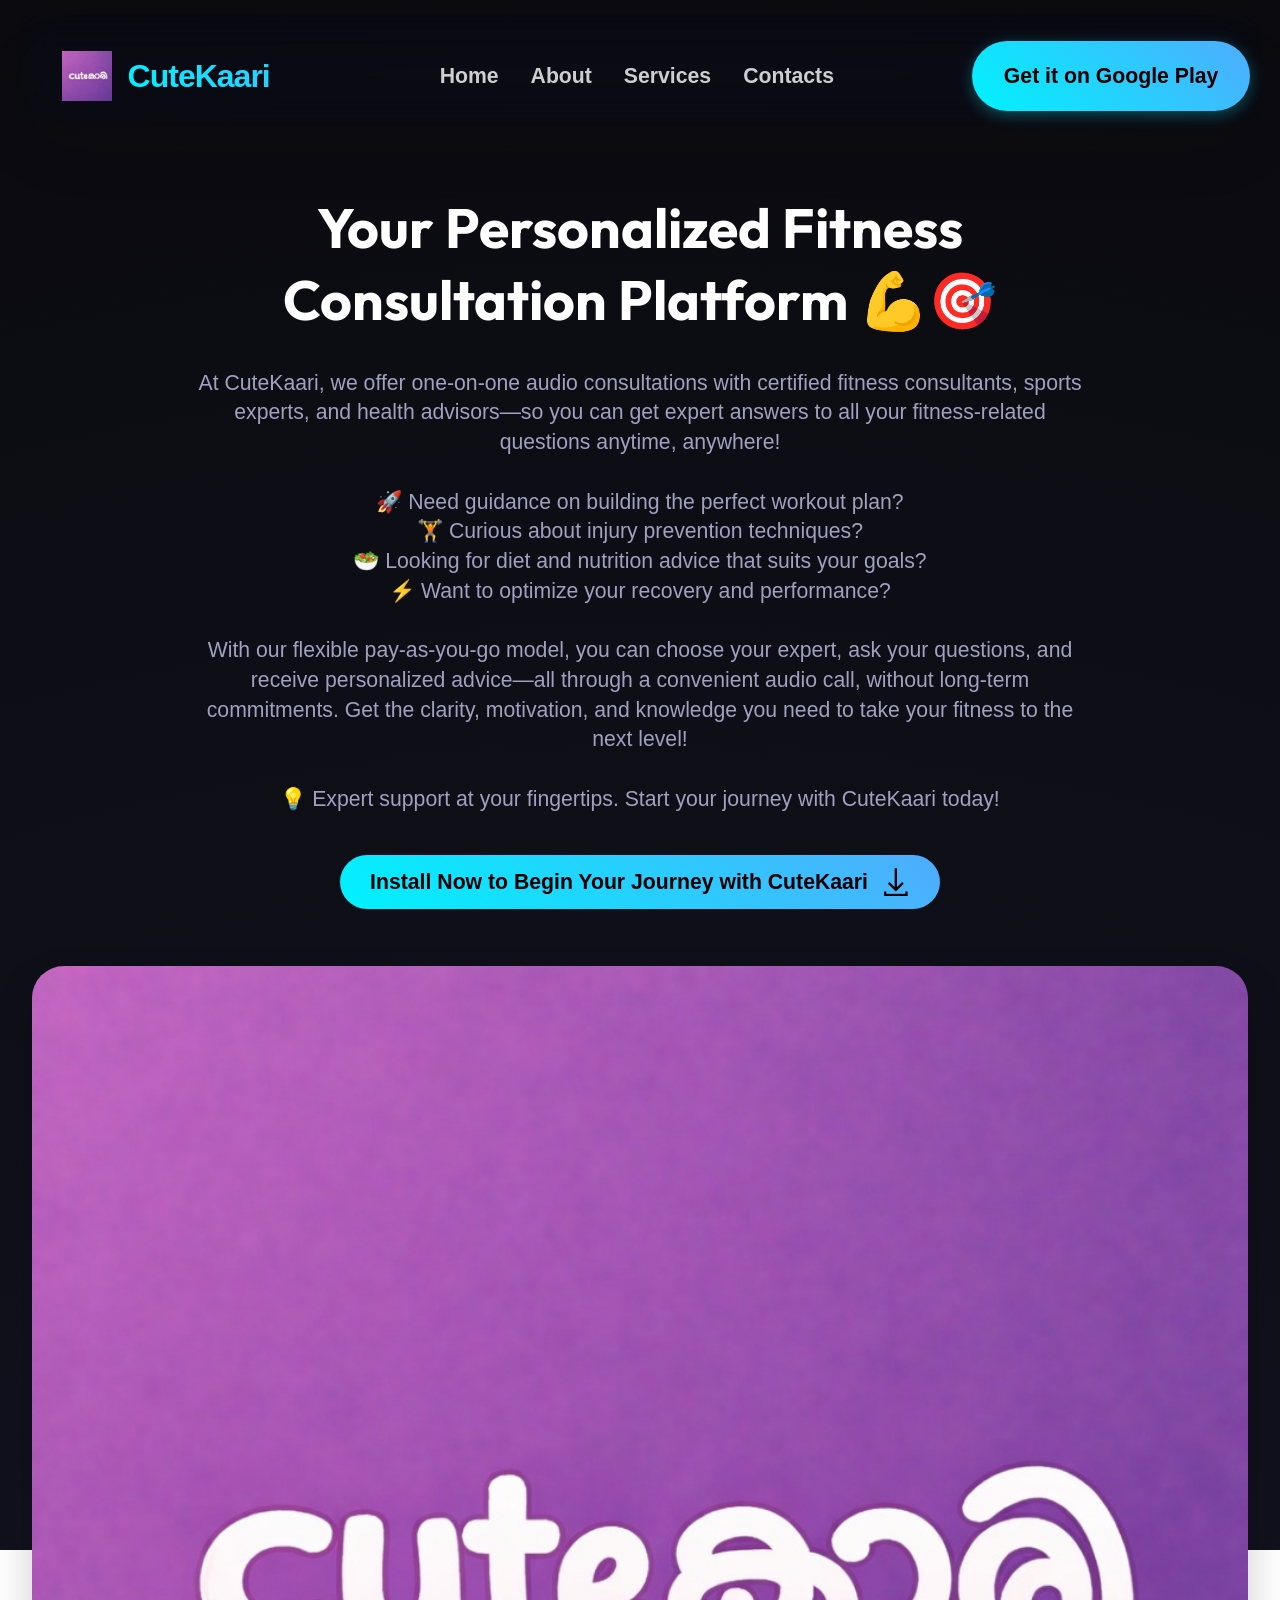
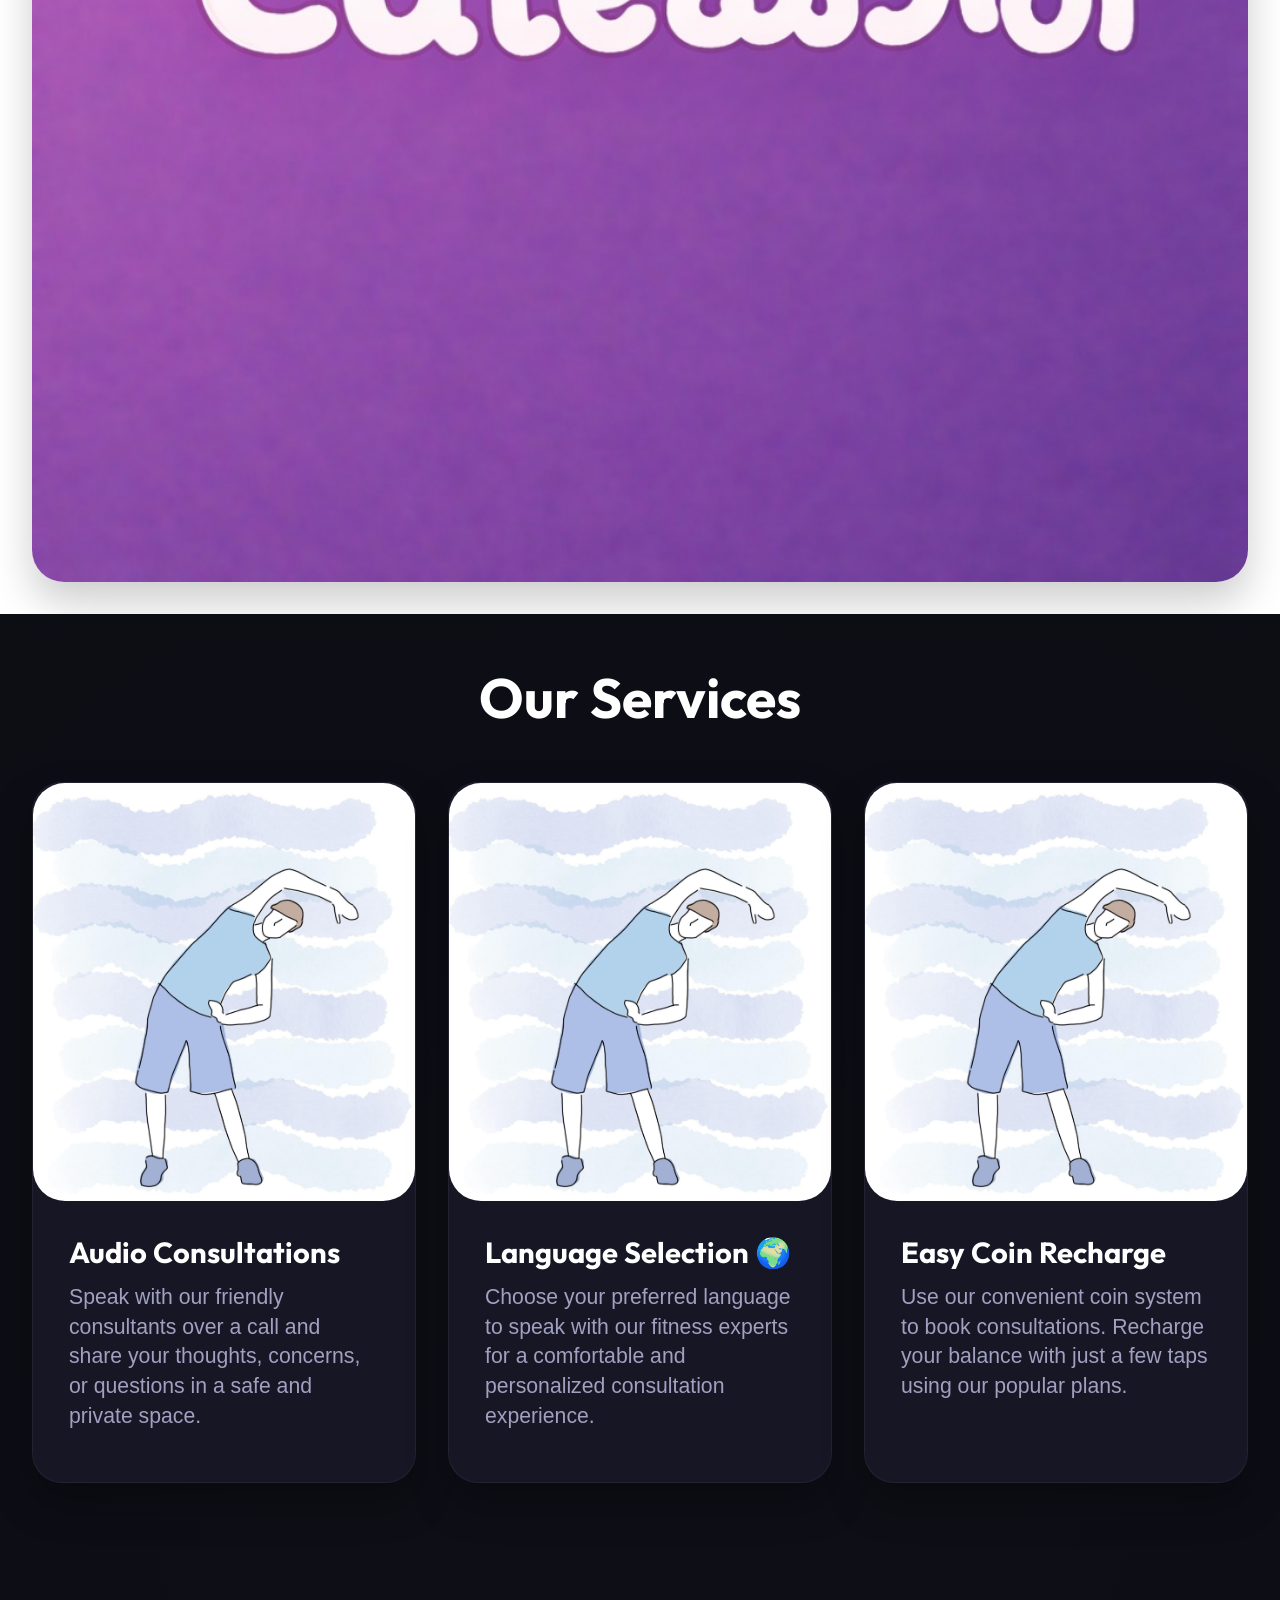
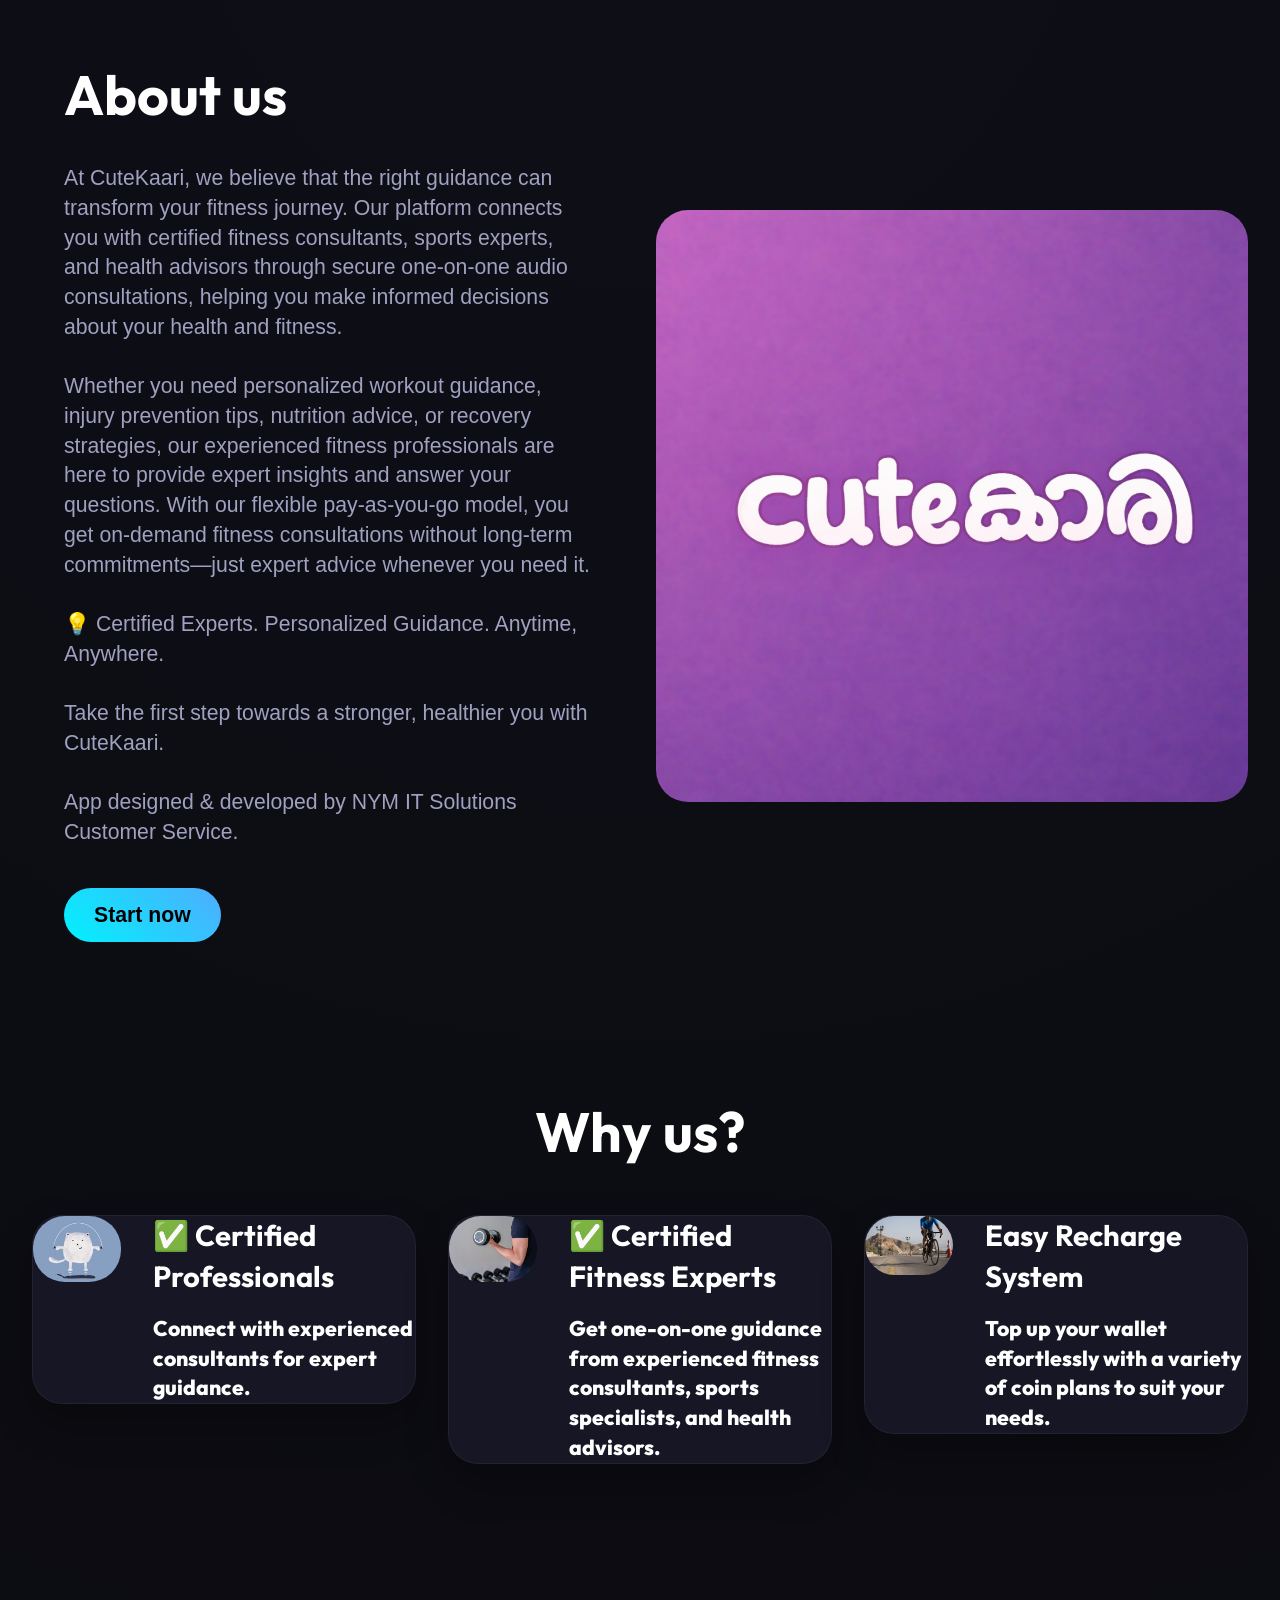
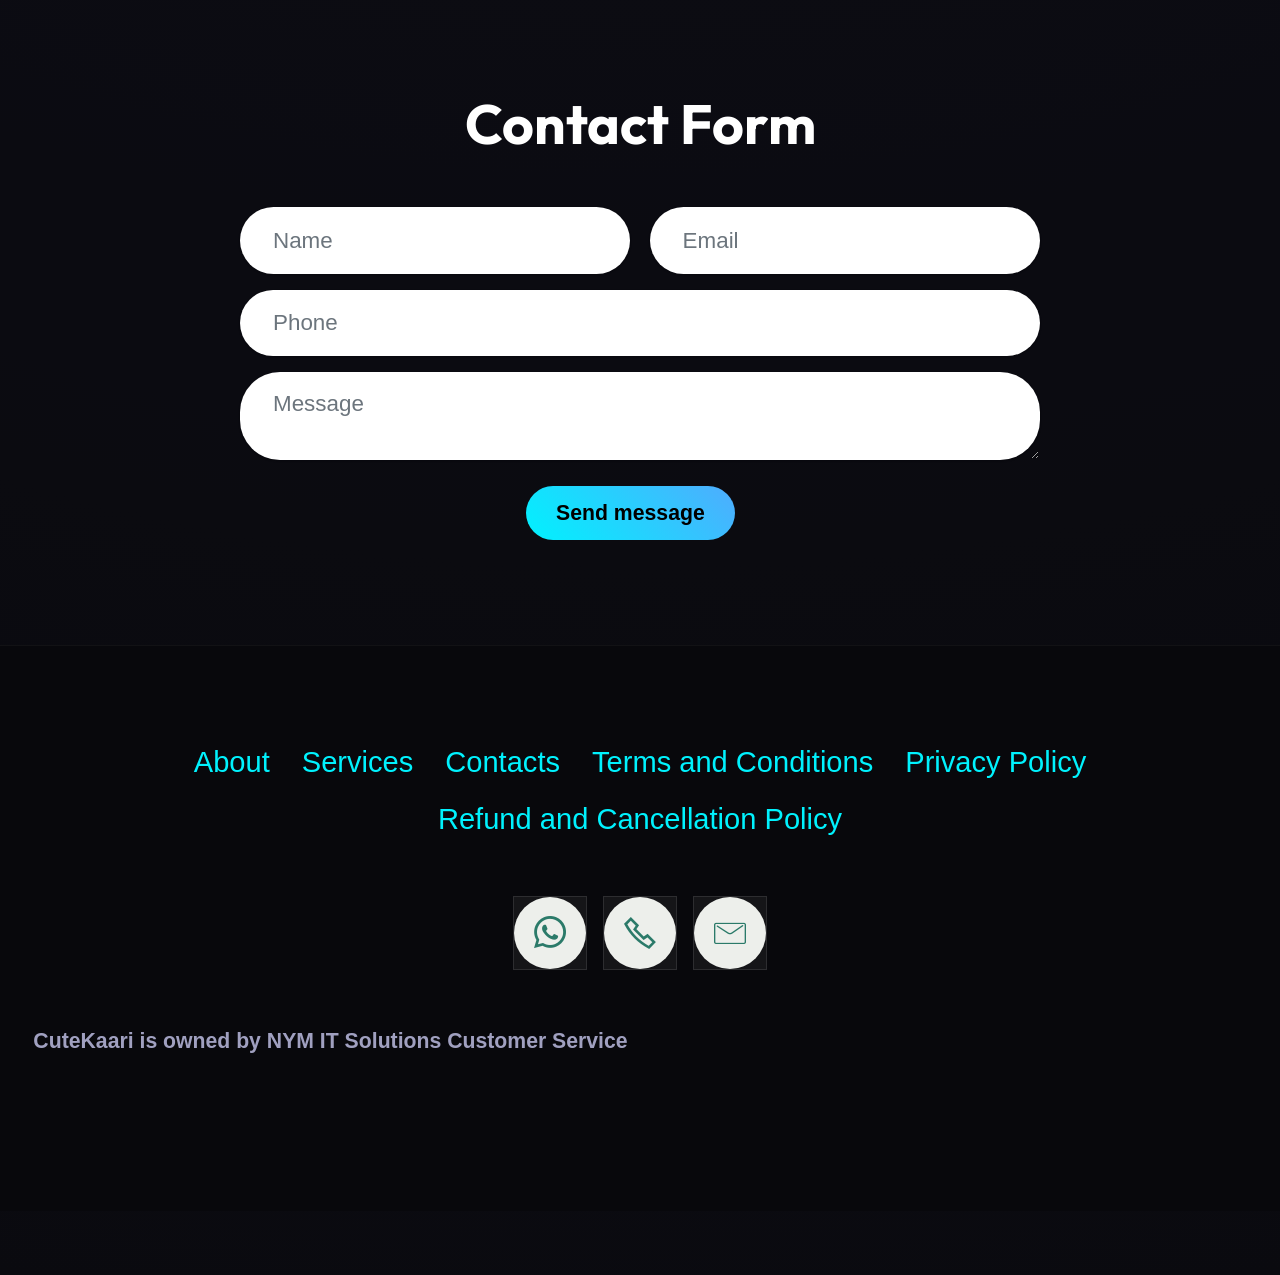
<file: index.html>
<!DOCTYPE html>
<html>

<head>
	<!-- Site made with Mobirise Website Builder v6.0.1, https://mobirise.com -->
	<meta charset="UTF-8">
	<meta http-equiv="X-UA-Compatible" content="IE=edge">
	<meta name="generator" content="Mobirise v6.0.1, mobirise.com">
	<meta name="viewport" content="width=device-width, initial-scale=1, minimum-scale=1">
	<link rel="shortcut icon" href="assets/images/cute.jpeg" type="image/x-icon">
	<meta name="description" content="">


	<title>Home</title>
	<link rel="stylesheet" href="assets/web/assets/mobirise-icons2/mobirise2.css">
	<link rel="stylesheet" href="assets/web/assets/mobirise-icons/mobirise-icons.css">
	<link rel="stylesheet" href="assets/bootstrap/css/bootstrap.min.css">
	<link rel="stylesheet" href="assets/bootstrap/css/bootstrap-grid.min.css">
	<link rel="stylesheet" href="assets/bootstrap/css/bootstrap-reboot.min.css">
	<link rel="stylesheet" href="assets/parallax/jarallax.css">
	<link rel="stylesheet" href="assets/animatecss/animate.css">
	<link rel="stylesheet" href="assets/dropdown/css/style.css">
	<link rel="stylesheet" href="assets/socicon/css/styles.css">
	<link rel="stylesheet" href="assets/theme/css/style.css">
	<link rel="preconnect" href="https://fonts.googleapis.com">
	<link rel="preconnect" href="https://fonts.gstatic.com" crossorigin>
	<link
		href="https://fonts.googleapis.com/css2?family=Outfit:wght@300;400;600;800&family=Inter:wght@300;400;600&display=swap"
		rel="stylesheet">
	<link rel="preload" as="style" href="assets/mobirise/css/mbr-additional.css?v=xrlcCu">
	<link rel="stylesheet" href="assets/mobirise/css/mbr-additional.css?v=xrlcCu" type="text/css">





	<style>
		:root {
			--bg-dark: #0a0a0f;
			--bg-card: #161625;
			--accent-cyan: #00f2fe;
			--accent-blue: #4facfe;
			--glass-bg: rgba(10, 10, 15, 0.75);
			--text-main: #ffffff;
			--text-muted: #a0a0c0;
			--font-main: 'Outfit', sans-serif;
			--font-body: 'Inter', sans-serif;
		}

		body {
			font-family: var(--font-body) !important;
			background: radial-gradient(circle at 50% 50%, #1a1a2e 0%, #0a0a0f 100%) !important;
			color: var(--text-main) !important;
		}

		section {
			background: transparent !important;
		}

		/* Advanced Navbar Styles */
		.navbar-dropdown {
			background: var(--glass-bg) !important;
			backdrop-filter: blur(20px) saturate(180%);
			-webkit-backdrop-filter: blur(20px) saturate(180%);
			border: 1px solid rgba(0, 242, 254, 0.2);
			border-radius: 20px !important;
			margin: 15px 20px !important;
			width: calc(100% - 40px) !important;
			left: 0 !important;
			box-shadow: 0 10px 40px rgba(0, 0, 0, 0.4) !important;
			transition: all 0.4s cubic-bezier(0.165, 0.84, 0.44, 1);
		}

		.navbar-caption {
			background: linear-gradient(90deg, var(--accent-cyan), var(--accent-blue));
			-webkit-background-clip: text;
			-webkit-text-fill-color: transparent;
			font-weight: 900 !important;
			font-size: 2rem !important;
			letter-spacing: -1px;
			animation: gradientFlow 5s ease infinite;
			background-size: 200% auto;
		}

		@keyframes gradientFlow {
			0% {
				background-position: 0% 50%;
			}

			50% {
				background-position: 100% 50%;
			}

			100% {
				background-position: 0% 50%;
			}
		}

		.nav-link {
			color: #ffffff !important;
			font-weight: 600 !important;
			position: relative;
			transition: color 0.3s ease;
			opacity: 0.8;
		}

		.nav-link:hover {
			opacity: 1;
			color: var(--accent-cyan) !important;
		}

		.nav-link::after {
			content: '';
			position: absolute;
			width: 0;
			height: 2px;
			bottom: 0;
			left: 50%;
			background: linear-gradient(90deg, var(--accent-cyan), var(--accent-blue));
			transition: all 0.3s ease;
			transform: translateX(-50%);
		}

		.nav-link:hover::after {
			width: 80%;
		}

		.navbar-buttons .btn {
			background: linear-gradient(45deg, var(--accent-cyan), var(--accent-blue)) !important;
			border: none !important;
			color: #000 !important;
			font-weight: 700 !important;
			box-shadow: 0 4px 15px rgba(0, 242, 254, 0.3) !important;
			transform: scale(1);
			transition: all 0.3s cubic-bezier(0.175, 0.885, 0.32, 1.275);
		}

		.navbar-buttons .btn:hover {
			transform: scale(1.05) translateY(-2px);
			box-shadow: 0 8px 25px rgba(0, 242, 254, 0.5) !important;
		}

		/* Core Components */
		h1,
		h2,
		h3,
		h4,
		h5,
		h6,
		.mbr-section-title,
		.item-title {
			font-family: var(--font-main) !important;
			font-weight: 800 !important;
			color: #ffffff !important;
		}

		.mbr-text,
		p {
			color: var(--text-muted) !important;
		}

		.text-danger {
			color: var(--accent-cyan) !important;
		}

		.btn-danger,
		.btn-primary,
		.btn-success {
			background: linear-gradient(45deg, var(--accent-cyan), var(--accent-blue)) !important;
			border: none !important;
			color: #000 !important;
			border-radius: 50px !important;
			font-weight: 700 !important;
			padding: 12px 30px !important;
		}

		.item-wrapper {
			border-radius: 30px !important;
			background: var(--bg-card) !important;
			border: 1px solid rgba(255, 255, 255, 0.05);
			box-shadow: 0 20px 40px rgba(0, 0, 0, 0.3) !important;
			transition: all 0.3s ease;
		}

		.item-wrapper:hover {
			transform: translateY(-10px);
			box-shadow: 0 30px 60px rgba(0, 242, 254, 0.1) !important;
			border-color: rgba(0, 242, 254, 0.3);
		}

		.footer1 {
			background: #050508 !important;
			color: var(--text-muted) !important;
			border-top: 1px solid rgba(255, 255, 255, 0.05);
		}

		.mbr-overlay {
			background-color: var(--bg-dark) !important;
			opacity: 0.7 !important;
		}

		.social-row .soc-item {
			background: rgba(255, 255, 255, 0.05) !important;
			border: 1px solid rgba(255, 255, 255, 0.1);
		}

		.social-row .soc-item:hover {
			background: var(--accent-cyan) !important;
		}

		.social-row .soc-item:hover span {
			color: #000 !important;
		}
	</style>
</head>

<body>

	<section data-bs-version="5.1" class="menu menu2 cid-tJS6tZXiPa" once="menu" id="menu02-0">


		<nav class="navbar navbar-dropdown navbar-fixed-top navbar-expand-lg">
			<div class="container">
				<div class="navbar-brand">
					<span class="navbar-logo">
						<a href="Home.html#header05-1">
							<img src="assets/images/cute.jpeg" alt="CuteKaari" class="w-100"
								style="max-height: 100px; border-radius: 10px;">
						</a>
					</span>
					<span class="navbar-caption-wrap"><a class="navbar-caption text-danger display-4"
							href="Home.html#header05-1">CuteKaari</a></span>
				</div>
				<button class="navbar-toggler" type="button" data-toggle="collapse" data-bs-toggle="collapse"
					data-target="#navbarSupportedContent" data-bs-target="#navbarSupportedContent"
					aria-controls="navbarNavAltMarkup" aria-expanded="false" aria-label="Toggle navigation">
					<div class="hamburger">
						<span></span>



						<span></span>
						<span></span>
						<span></span>
					</div>
				</button>
				<div class="collapse navbar-collapse" id="navbarSupportedContent">
					<ul class="navbar-nav nav-dropdown" data-app-modern-menu="true">
						<li class="nav-item"><a class="nav-link link show text-white display-4"
								href="Home.html#header05-1">Home</a></li>
						<li class="nav-item">
							<a class="nav-link link show text-white display-4" href="Home.html#header01-7"
								aria-expanded="false">About</a>
						</li>
						<li class="nav-item">
							<a class="nav-link link text-white display-4" href="Home.html#features04-w"
								aria-expanded="false">Services</a>
						</li>
						<li class="nav-item">
							<a class="nav-link link text-white display-4" href="Contact.html#contacts01-1o">Contacts</a>
						</li>
					</ul>


					<div class="navbar-buttons mbr-section-btn"><a class="btn btn-danger-outline display-4"
							href="https://play.google.com/store/apps/details?id=com.fl.koottukaari" target="_blank">Get
							it
							on Google Play</a></div>
				</div>
			</div>
		</nav>
	</section>

	<section data-bs-version="5.1" class="header5 cid-tJS6uM4N87" id="header05-1">




		<div class="topbg"></div>
		<div class="align-center container">
			<div class="row justify-content-center">
				<div class="col-md-12 col-lg-9">
					<h1 class="mbr-section-title mbr-fonts-style mb-4 display-2"><strong>Your Personalized Fitness
							Consultation Platform 💪🎯</strong></h1>
					<p class="mbr-text mbr-fonts-style mb-4 display-7">At CuteKaari, we offer one-on-one audio
						consultations with certified fitness consultants, sports experts, and health advisors—so you can
						get expert answers to all your fitness-related questions anytime, anywhere!<br><br>🚀 Need
						guidance on building the perfect workout plan?<br>🏋️ Curious about injury prevention
						techniques?<br>🥗 Looking for diet and nutrition advice that suits your goals?<br>⚡ Want to
						optimize your recovery and performance?<br><br>With our flexible pay-as-you-go model, you can
						choose your expert, ask your questions, and receive personalized advice—all through a convenient
						audio call, without long-term commitments. Get the clarity, motivation, and knowledge you need
						to take your fitness to the next level!<br><br>💡 Expert support at your fingertips. Start your
						journey with CuteKaari today!</p>
					<div class="mbr-section-btn mt-3"><a class="btn btn-primary display-7"
							href="https://play.google.com/store/apps/details?id=com.fl.koottukaari"
							target="_blank"><span
								class="mobi-mbri mobi-mbri-download mbr-iconfont mbr-iconfont-btn"></span>Install Now to
							Begin Your Journey with CuteKaari&nbsp;</a></div>
				</div>
			</div>
			<div class="row mt-5 justify-content-center">
				<div class="col-12 col-lg-12">
					<img src="assets/images/cute.jpeg" alt="CuteKaari" title="" class="w-100"
						style="border-radius: 30px; box-shadow: 0 20px 40px rgba(0,0,0,0.2);">
				</div>
			</div>
		</div>
	</section>

	<section data-bs-version="5.1" class="features4 cid-tMlEXTHLbS" id="features04-w">

		<div class="mbr-overlay"></div>
		<div class="container-fluid">
			<div class="row justify-content-center">
				<div class="col-12 content-head">
					<div class="mbr-section-head mb-5">
						<h4 class="mbr-section-title mbr-fonts-style align-center mb-0 display-2"><strong>Our
								Services</strong></h4>


					</div>
				</div>
			</div>
			<div class="row">
				<div class="item features-image col-12 col-md-6 col-lg-4 active">
					<div class="item-wrapper">
						<div class="item-img">
							<img src="assets/images/untitled-design-1755x1920.webp" alt="Mobirise Website Builder"
								data-slide-to="0" data-bs-slide-to="0">
						</div>
						<div class="item-content">
							<h5 class="item-title mbr-fonts-style display-5"><strong>Audio Consultations</strong></h5>

							<p class="mbr-text mbr-fonts-style display-7">
								Speak with our friendly consultants over a call and share your thoughts, concerns, or
								questions in a safe and private space.
							</p>

						</div>

					</div>
				</div>
				<div class="item features-image col-12 col-md-6 col-lg-4">
					<div class="item-wrapper">
						<div class="item-img">
							<img src="assets/images/untitled-design-1755x1920.webp" alt="Mobirise Website Builder"
								data-slide-to="1" data-bs-slide-to="1">
						</div>
						<div class="item-content">
							<h5 class="item-title mbr-fonts-style display-5"><strong>Language Selection 🌍</strong></h5>

							<p class="mbr-text mbr-fonts-style display-7">
								Choose your preferred language to speak with our fitness experts for a comfortable and
								personalized consultation experience.
							</p>

						</div>
					</div>
				</div>
				<div class="item features-image col-12 col-md-6 col-lg-4">
					<div class="item-wrapper">
						<div class="item-img">
							<img src="assets/images/untitled-design-1755x1920.webp" alt="Mobirise Website Builder"
								data-slide-to="2" data-bs-slide-to="2">
						</div>
						<div class="item-content">
							<h5 class="item-title mbr-fonts-style display-5"><strong>Easy Coin Recharge</strong></h5>

							<p class="mbr-text mbr-fonts-style display-7">Use our convenient coin system to book
								consultations. Recharge your balance with just a few taps using our popular plans.<br>
							</p>

						</div>
					</div>
				</div>


			</div>
		</div>
	</section>

	<section data-bs-version="5.1" class="header1 cid-tJS9vXDdRK mbr-fullscreen mbr-parallax-background"
		id="header01-7">



		<div class="mbr-overlay" style="opacity: 0.8; background-color: rgb(38, 38, 38);"></div>

		<div class="container-fluid">
			<div class="row justify-content-center">
				<div class="col-12 col-md-12 col-lg-6 image-wrapper">
					<img class="w-100" src="assets/images/cute.jpeg" alt="CuteKaari" style="border-radius: 20px;">
				</div>
				<div class="col-12 col-lg col-md-12">
					<div class="text-wrapper align-left">
						<h1 class="mbr-section-title mbr-fonts-style mb-4 display-2"><strong>About us</strong></h1>
						<p class="mbr-text mbr-fonts-style mb-4 display-7">At CuteKaari, we believe that the right
							guidance can transform your fitness journey. Our platform connects you with certified
							fitness consultants, sports experts, and health advisors through secure one-on-one audio
							consultations, helping you make informed decisions about your health and
							fitness.<br><br>Whether you need personalized workout guidance, injury prevention tips,
							nutrition advice, or recovery strategies, our experienced fitness professionals are here to
							provide expert insights and answer your questions. With our flexible pay-as-you-go model,
							you get on-demand fitness consultations without long-term commitments—just expert advice
							whenever you need it.<br><br>💡 Certified Experts. Personalized Guidance. Anytime,
							Anywhere.<br><br>Take the first step towards a stronger, healthier you with
							CuteKaari.<br><br>App designed &amp; developed by NYM IT Solutions Customer Service.</p>
						<div class="mbr-section-btn mt-3"><a class="btn btn-success display-7"
								href="https://play.google.com/store/apps/details?id=com.fl.koottukaari"
								target="_blank">Start now</a></div>
					</div>
				</div>
			</div>
		</div>
	</section>

	<section data-bs-version="5.1" class="features15 cid-tLek7gQhG7" data-bg-video="https://vimeo.com/428046504"
		id="features015-m">


		<div class="mbr-fallback-image disabled"></div>
		<div class="mbr-overlay" style="opacity: 0.5; background-color: rgb(255, 255, 255);"></div>
		<div class="container">
			<div class="mbr-section-head mb-5">
				<h4 class="mbr-section-title mbr-fonts-style align-center mb-0 display-2">
					<strong>Why us?</strong>
				</h4>

			</div>
			<div class="row justify-content-center">
				<div class="item features-without-image col-12 col-lg-4 active">
					<div class="item-wrapper">
						<div class="img-wrapper">
							<img src="assets/images/mbr-171x128.webp" alt="Mobirise Website Builder" data-slide-to="0"
								data-bs-slide-to="0">
						</div>
						<div class="card-box">
							<h4 class="card-title mbr-fonts-style mb-3 display-5"><strong>✅ Certified
									Professionals</strong></h4>
							<h5 class="card-text mbr-fonts-style display-7">Connect with experienced consultants for
								expert guidance.</h5>
						</div>
					</div>
				</div>
				<div class="item features-without-image col-12 col-lg-4">
					<div class="item-wrapper">
						<div class="img-wrapper">
							<img src="assets/images/mbr-1-171x128.webp" alt="Mobirise Website Builder" data-slide-to="1"
								data-bs-slide-to="1">
						</div>
						<div class="card-box">
							<h4 class="card-title mbr-fonts-style mb-3 display-5"><strong>✅ Certified Fitness
									Experts</strong></h4>
							<h5 class="card-text mbr-fonts-style display-7">Get one-on-one guidance from experienced
								fitness consultants, sports specialists, and health advisors.</h5>
						</div>
					</div>
				</div>
				<div class="item features-without-image col-12 col-lg-4">
					<div class="item-wrapper">
						<div class="img-wrapper">
							<img src="assets/images/mbr-171x114.webp" alt="Mobirise Website Builder" data-slide-to="2"
								data-bs-slide-to="2">
						</div>
						<div class="card-box">
							<h4 class="card-title mbr-fonts-style mb-3 display-5"><strong>Easy Recharge System</strong>
							</h4>
							<h5 class="card-text mbr-fonts-style display-7">Top up your wallet effortlessly with a
								variety of coin plans to suit your needs.</h5>
						</div>
					</div>
				</div>

			</div>
		</div>
	</section>

	<section data-bs-version="5.1" class="form5 cid-tJS9pBcTSa" id="form02-6">

		<div class="mbr-overlay"></div>
		<div class="container">
			<div class="mbr-section-head mb-5">
				<h3 class="mbr-section-title mbr-fonts-style align-center mb-0 display-2">
					<strong>Contact Form</strong>
				</h3>

			</div>
			<div class="row justify-content-center mt-4">
				<div class="col-lg-8 mx-auto mbr-form" data-form-type="formoid">
					<form action="https://mobirise.eu/" method="POST" class="mbr-form form-with-styler"
						data-form-title="Form Name"><input type="hidden" name="email" data-form-email="true"
							value="gxJ2V3S+qBU2c8TwLIqlGEDiqV6gI0i7kQg9PsdHON59u8cqsTt05kl8U+S5+Qvgu4pjkLpbq4AYUgfLQPqSAUNDym5i1yhhFqqEbypMXVzo2JFLnQVuJjqLTKaoyu7Y">
						<div class="row">
							<div hidden="hidden" data-form-alert="" class="alert alert-success col-12">Thanks for
								filling out the form!</div>
							<div hidden="hidden" data-form-alert-danger="" class="alert alert-danger col-12">
								Oops...! some problem!
							</div>
						</div>
						<div class="dragArea row">
							<div class="col-md col-sm-12 form-group mb-3" data-for="name">
								<input type="text" name="name" placeholder="Name" data-form-field="name"
									class="form-control" value="" id="name-form02-6">
							</div>
							<div class="col-md col-sm-12 form-group mb-3" data-for="email">
								<input type="email" name="email" placeholder="Email" data-form-field="email"
									class="form-control" value="" id="email-form02-6">
							</div>
							<div class="col-12 form-group mb-3" data-for="phone">
								<input type="tel" name="phone" placeholder="Phone" data-form-field="phone"
									class="form-control" value="" id="phone-form02-6">
							</div>
							<div class="col-12 form-group mb-3" data-for="textarea">
								<textarea name="textarea" placeholder="Message" data-form-field="textarea"
									class="form-control" id="textarea-form02-6"></textarea>
							</div>
							<div class="col-lg-12 col-md-12 col-sm-12 align-center mbr-section-btn"><button
									type="submit" class="btn btn-primary display-7">Send message</button></div>
						</div>
					</form>
				</div>
			</div>
		</div>
	</section>

	<section data-bs-version="5.1" class="footer1 programm5 cid-tJS9NNcTLZ mbr-parallax-background" once="footers"
		id="footer03-8">



		<div class="mbr-overlay" style="opacity: 0.5; background-color: rgb(38, 38, 38);">
		</div>

		<div class="container">
			<div class="row">

				<div class="row-links mb-4">
					<ul class="header-menu">




						<li class="header-menu-item mbr-fonts-style display-5"><a href="Home.html#header01-7"
								class="text-danger text-primary">About</a></li>
						<li class="header-menu-item mbr-fonts-style display-5"><a href="Home.html#features04-w"
								class="text-danger text-primary">Services</a></li>
						<li class="header-menu-item mbr-fonts-style display-5"><a href="Contact.html#contacts01-1o"
								class="text-danger text-primary">Contacts</a></li>
						<li class="header-menu-item mbr-fonts-style display-5"><a
								href="Terms and Conditions.html#news04-20" class="text-danger text-primary">Terms and
								Conditions</a></li>
						<li class="header-menu-item mbr-fonts-style display-5"><a href="Privacy Policy.html#news04-22"
								class="text-danger text-primary">Privacy Policy</a></li>
						<li class="header-menu-item mbr-fonts-style display-5"><a
								href="Refund and Cancellation Policy.html#news04-24"
								class="text-danger text-primary">Refund and Cancellation Policy</a></li>
					</ul>
				</div>

				<div class="col-12">
					<div class="social-row">
						<div class="soc-item">
							<a href="tel:+919526134260">
								<span class="mbr-iconfont display-7 socicon-whatsapp socicon"></span>
							</a>
						</div>
						<div class="soc-item">
							<a href="tel:+919526134260">
								<span class="mbr-iconfont mobi-mbri-phone mobi-mbri"></span>
							</a>
						</div>
						<div class="soc-item">
							<a href="mailto:cutekaari2026@gmail.com">
								<span class="mbr-iconfont mbri-letter"></span>
							</a>
						</div>


					</div>
				</div>
				<div class="col-12 mt-5">
					<p class="mbr-fonts-style copyright display-7"><strong>CuteKaari is owned by NYM IT Solutions
							Customer Service&nbsp; &nbsp; &nbsp; &nbsp; &nbsp; &nbsp; &nbsp; &nbsp; &nbsp; &nbsp; &nbsp;
							&nbsp; &nbsp; &nbsp; &nbsp; &nbsp; &nbsp; &nbsp; &nbsp; &nbsp; &nbsp; &nbsp; &nbsp; &nbsp;
							&nbsp; &nbsp; &nbsp; &nbsp; &nbsp; &nbsp; &nbsp; &nbsp; &nbsp; &nbsp; &nbsp; &nbsp; &nbsp;
							&nbsp; &nbsp; &nbsp; &nbsp; &nbsp; &nbsp; &nbsp; &nbsp; &nbsp; &nbsp; &nbsp; &nbsp; &nbsp;
							&nbsp; &nbsp; &nbsp; &nbsp; &nbsp; &nbsp; &nbsp; &nbsp; &nbsp; &nbsp; &nbsp; &nbsp; &nbsp;
							&nbsp; &nbsp; &nbsp; &nbsp; &nbsp; &nbsp; &nbsp; &nbsp; &nbsp; &nbsp; &nbsp; &nbsp; &nbsp;
							&nbsp; &nbsp; &nbsp; &nbsp; &nbsp; &nbsp; &nbsp; &nbsp; &nbsp; &nbsp; &nbsp; &nbsp; &nbsp;
							&nbsp; &nbsp; &nbsp; &nbsp; &nbsp; &nbsp; &nbsp; &nbsp; &nbsp; &nbsp; &nbsp; &nbsp; &nbsp;
							&nbsp; &nbsp; &nbsp; &nbsp; &nbsp; &nbsp; &nbsp; &nbsp; &nbsp; &nbsp; &nbsp; &nbsp; &nbsp;
							&nbsp; &nbsp; &nbsp; &nbsp; &nbsp; &nbsp; &nbsp; &nbsp; &nbsp; &nbsp; &nbsp; &nbsp; &nbsp;
							&nbsp; &nbsp; &nbsp; &nbsp; &nbsp; &nbsp; &nbsp; &nbsp; &nbsp; &nbsp; &nbsp; &nbsp; &nbsp;
							&nbsp; &nbsp; &nbsp; &nbsp; &nbsp; &nbsp; &nbsp; &nbsp; &nbsp; &nbsp; &nbsp; &nbsp; &nbsp;
							&nbsp; &nbsp; &nbsp; &nbsp; &nbsp; &nbsp; &nbsp; &nbsp; &nbsp; &nbsp; &nbsp; &nbsp; &nbsp;
							&nbsp; &nbsp; &nbsp; &nbsp; &nbsp; &nbsp; &nbsp; &nbsp; &nbsp;</strong>
					</p>
				</div>
			</div>
		</div>
	</section>
	<section class="display-7"
		style="padding: 0;align-items: center;justify-content: center;flex-wrap: wrap;    align-content: center;display: flex;position: relative;height: 4rem;">
		<a href="https://mobiri.se/3636668"
			style="flex: 1 1;height: 4rem;position: absolute;width: 100%;z-index: 1;"><img alt="" style="height: 4rem;"
				src="[data-uri]"></a>
		<p style="margin: 0;text-align: center;" class="display-7">&#8204;</p><a style="z-index:1"
			href="https://mobirise.com/builder/ai-website-generator.html">AI Website Generator</a>
	</section>
	<script src="assets/bootstrap/js/bootstrap.bundle.min.js"></script>
	<script src="assets/parallax/jarallax.js"></script>
	<script src="assets/smoothscroll/smooth-scroll.js"></script>
	<script src="assets/ytplayer/index.js"></script>
	<script src="assets/dropdown/js/navbar-dropdown.js"></script>
	<script src="assets/vimeoplayer/player.js"></script>
	<script src="assets/theme/js/script.js"></script>
	<script src="assets/formoid/formoid.min.js"></script>


	<input name="animation" type="hidden">
</body>

</html>
</file>
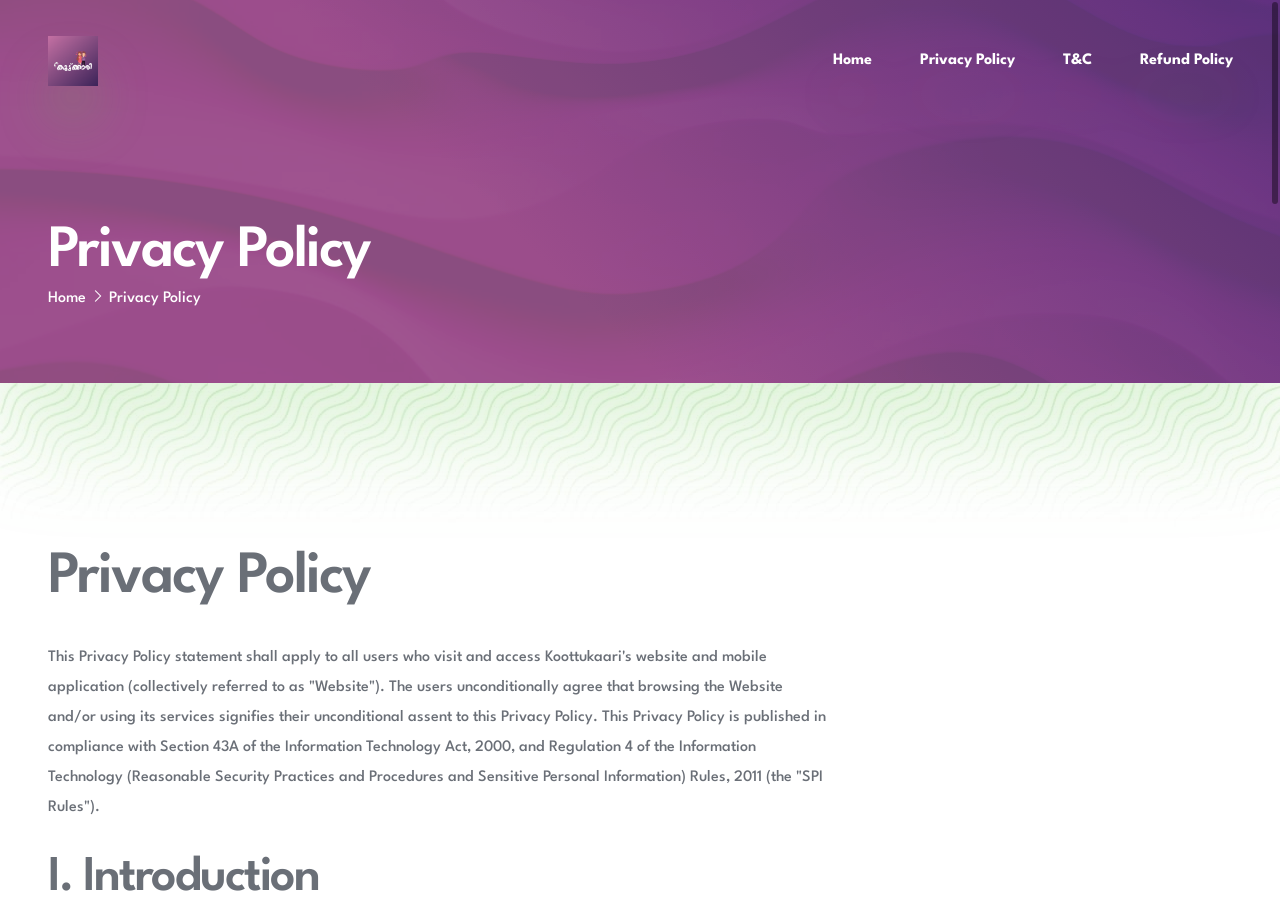
<file: anent-privacy-policy.html>
<!DOCTYPE html>
<html lang="en">


<head>
    <!--
    meta tags
    -->
    <meta charset="UTF-8">
    <meta http-equiv="X-UA-Compatible" content="IE=edge">
    <meta name="viewport" content="width=device-width, initial-scale=1.0">

    <!--
    title tag
    -->
    <title>koottukaari</title>

    <!--
    favicon
    -->
    <link rel="apple-touch-icon" sizes="180x180" href="assets/images/logo.png">
    <link rel="icon" type="image/png" sizes="32x32" href="assets/images/logo.png">
    <link rel="icon" type="image/png" sizes="16x16" href="assets/images/logo.png">
    <link rel="manifest" href="assets/images/favicon/site.html">

    <!--
    stylesheets
    -->
    <link rel="preconnect" href="https://fonts.googleapis.com/">
    <link rel="preconnect" href="https://fonts.gstatic.com/" crossorigin>
    <link href="https://fonts.googleapis.com/css2?family=Spartan:wght@500;600;700&amp;display=swap" rel="stylesheet">
    <link rel="stylesheet" href="assets/css/bootstrap.min.css">
    <link rel="stylesheet" href="assets/css/glightbox.min.css">
    <link rel="stylesheet" href="assets/css/all.min.css">
    <link rel="stylesheet" href="assets/css/line-awesome.min.css">
    <link rel="stylesheet" href="assets/css/overlay-scrollbars.min.css">
    <link rel="stylesheet" href="assets/css/swiper-bundle.min.css">

    <link rel="stylesheet" href="assets/css/style.css">
</head>
<style>
    .navigation-logo,
    .logo,
    .logo-white {
        width: 5rem !important;
        height: 5rem !important;
    }

    .logo img,
    .logo-white img {
        width: -webkit-fill-available;
        height: -webkit-fill-available;
    }

    .drop-shadow {
        width: 29rem;
        border-radius: 5rem;
    }

    .background-pattern-gradient {
        background: linear-gradient(45deg, #a25a96 40%, #552e84 117%) !important;
    }
</style>

<body>

    <div class="main-wrapper">

        <!--
    preloader - start
    -->
        <!-- <div class="preloader">
        <div class="preloader-wrapper">
            <svg version="1.1" xmlns="http://www.w3.org/2000/svg" xmlns:xlink="http://www.w3.org/1999/xlink"
                viewBox="0 0 200 200">
            <g class="pre load6">
                <path fill="#1B1A1C" d="M124.5,57L124.5,57c0,3.9-3.1,7-7,7h-36c-3.9,0-7-3.1-7-7v0c0-3.9,3.1-7,7-7h36
                C121.4,50,124.5,53.1,124.5,57z"/>
                <path fill="#1B1A1C" d="M147.7,86.9L147.7,86.9c-2.7,2.7-7.2,2.7-9.9,0l-25.5-25.5c-2.7-2.7-2.7-7.2,0-9.9l0,0
                c2.7-2.7,7.2-2.7,9.9,0L147.7,77C150.5,79.8,150.5,84.2,147.7,86.9z"/>
                <path fill="#1B1A1C" d="M143,74.5L143,74.5c3.9,0,7,3.1,7,7v36c0,3.9-3.1,7-7,7l0,0c-3.9,0-7-3.1-7-7v-36
                C136,77.6,139.1,74.5,143,74.5z"/>
                <path fill="#1B1A1C" d="M148.4,112.4L148.4,112.4c2.7,2.7,2.7,7.2,0,9.9L123,147.7c-2.7,2.7-7.2,2.7-9.9,0h0c-2.7-2.7-2.7-7.2,0-9.9
                l25.5-25.5C141.3,109.6,145.7,109.6,148.4,112.4z"/>
                <path fill="#1B1A1C" d="M125.5,143L125.5,143c0,3.9-3.1,7-7,7h-36c-3.9,0-7-3.1-7-7l0,0c0-3.9,3.1-7,7-7h36 C122.4,136,125.5,139.1,125.5,143z"/>
                <path fill="#1B1A1C" d="M52.3,113.1L52.3,113.1c2.7-2.7,7.2-2.7,9.9,0l25.5,25.5c2.7,2.7,2.7,7.2,0,9.9h0c-2.7,2.7-7.2,2.7-9.9,0
                L52.3,123C49.5,120.2,49.5,115.8,52.3,113.1z"/>
                <path fill="#1B1A1C" d="M57,75.5L57,75.5c3.9,0,7,3.1,7,7v36c0,3.9-3.1,7-7,7h0c-3.9,0-7-3.1-7-7v-36C50,78.6,53.1,75.5,57,75.5z"/>
                <path fill="#1B1A1C" d="M86.9,52.3L86.9,52.3c2.7,2.7,2.7,7.2,0,9.9L61.5,87.6c-2.7,2.7-7.2,2.7-9.9,0l0,0c-2.7-2.7-2.7-7.2,0-9.9
                L77,52.3C79.8,49.5,84.2,49.5,86.9,52.3z"/>
            </g>
            </svg>
        </div>
    </div> -->
        <!--
    preloader - end
    -->

        <!--
    navigation - start
    -->
        <div class="navigation navigation-1">
            <div class="navigation-wrapper">
                <div class="container">
                    <div class="navigation-inner">
                        <div class="navigation-logo">
                            <a class="logo" href="index.html">
                                <img src="assets/images/logo.png" alt="orions-logo">
                            </a>
                            <a class="logo-white" href="index.html">
                                <img src="assets/images/logo.png" alt="orions-logo">
                            </a>
                        </div>
                        <div class="navigation-menu">
                            <div class="mobile-header">
                                <div class="logo">
                                    <a href="index.html">
                                        <img src="assets/images/logo.png" alt="image">
                                    </a>
                                </div>
                                <ul>
                                    <li class="close-button">
                                        <i class="fas fa-times"></i>
                                    </li>
                                </ul>
                            </div>
                            <ul class="parent">
                                <li>
                                    <a href="index.html" class="link-underline link-underline-1">
                                        <span>Home</span>
                                    </a>
                                </li>

                                <li>
                                    <a href="anent-privacy-policy.html" class="link-underline link-underline-1">
                                        <span>Privacy Policy</span>
                                    </a>
                                </li>
                                <li>
                                    <a href="terms-and-conditions.html" class="link-underline link-underline-1">
                                        <span>T&C</span>
                                    </a>
                                </li>
                                <li>
                                    <a href="refund-policy.html" class="link-underline link-underline-1">
                                        <span>Refund Policy</span>
                                    </a>
                                </li>
                            </ul>
                            <div class="social">
                                <h6>Follow</h6>
                                <ul>
                                    <li>
                                        <a href="#">
                                            <i class="fab fa-twitter"></i>
                                        </a>
                                    </li>
                                    <li>
                                        <a href="#">
                                            <i class="fab fa-facebook"></i>
                                        </a>
                                    </li>
                                    <li>
                                        <a href="#">
                                            <i class="fab fa-linkedin"></i>
                                        </a>
                                    </li>
                                    <li>
                                        <a href="#">
                                            <i class="fab fa-youtube"></i>
                                        </a>
                                    </li>
                                </ul>
                            </div>
                            <div class="background-pattern">
                                <div class="background-pattern-img background-loop"
                                    style="background-image: url(assets/images/patterns/pattern.jpg);"></div>
                                <div class="background-pattern-gradient"></div>
                            </div>
                        </div>
                        <div class="navigation-bar">
                            <div></div>
                            <div></div>
                            <div></div>
                        </div>
                    </div>
                </div>
            </div>
        </div>
        <!--
    navigation - end
    -->

        <!--
    page header - start
    -->
        <div class="page-header">
            <div class="page-header-wrapper">
                <div class="page-header-inner">
                    <div class="container">
                        <div class="row d-lg-flex align-items-lg-end">
                            <div class="col-lg-6">
                                <div class="page-header-content c-white">
                                    <h1>Privacy Policy</h1>
                                    <ul>
                                        <li>
                                            <a href="index.html" class="link-underline">
                                                <span>Home</span>
                                            </a>
                                        </li>
                                        <li>
                                            <i class="las la-angle-right"></i>
                                            <a href="anent-privacy-policy.html" class="link-underline">
                                                <span>Privacy Policy</span>
                                            </a>
                                        </li>
                                    </ul>
                                </div>
                            </div>
                            <div class="col-lg-6">
                                <!-- <div class="page-header-search">
                                <form>
                                    <input type="text" placeholder="Search">
                                    <button type="submit">
                                        <i class="fas fa-search"></i>
                                    </button>
                                </form>
                            </div> -->
                            </div>
                        </div>
                    </div>
                </div>
                <div class="background-pattern background-pattern-1">
                    <div class="background-pattern-img background-loop"
                        style="background-image: url(assets/images/patterns/pattern.jpg);"></div>
                    <div class="background-pattern-gradient"></div>
                    <div class="background-pattern-bottom">
                        <div class="image" style="background-image: url(assets/images/patterns/pattern-1.jpg)"></div>
                    </div>
                </div>
            </div>
        </div>
        <!--
    page header - end
    -->

        <!--
    tabs section - start
    -->
        <div class="tab-section tab-section-1">
            <div class="tab-section-wrapper">
                <div class="container">
                    <div class="row gx-5">

                        <div class="col-lg-8 offset-lg-0 col-md-8 offset-md-2 col-10 offset-1">
                            <div class="tab-content" id="v-pills-tabContent">
                                <!--
                            tab pane 1 - start
                            -->
                                <div class="tab-pane active" id="tab-pane-1" role="tabpanel"
                                    aria-labelledby="tab-button-1">
                                    <div class="tab-pane-wrapper c-grey">
                                        <h1>Privacy Policy</h1>
                                        <p>
                                            This Privacy Policy statement shall apply to all users who visit and access
                                            Koottukaari's
                                            website and mobile application (collectively referred to as "Website"). The
                                            users unconditionally agree that
                                            browsing the Website and/or using its services signifies their unconditional
                                            assent to this Privacy Policy.
                                            This Privacy Policy is published in compliance with Section 43A of the
                                            Information Technology Act, 2000, and
                                            Regulation 4 of the Information Technology (Reasonable Security Practices
                                            and Procedures and Sensitive
                                            Personal Information) Rules, 2011 (the "SPI Rules").
                                        </p>

                                        <h2>I. Introduction</h2>
                                        <p>
                                            This Privacy Policy statement shall apply to all users who visit and access
                                            Koottukaari’s website and mobile application
                                            (collectively referred to as the "Website"), which is owned and operated by
                                            NYM IT Solutions Customer Service. The users unconditionally agree
                                            that browsing the Website and/or using its services signifies their
                                            unconditional assent to this Privacy Policy.
                                            The Privacy Policy is published in compliance with Section 43A of the
                                            Information Technology Act, 2000 and Regulation 4 of the
                                            Information Technology (Reasonable Security Practices and Procedures and
                                            Sensitive Personal Information) Rules, 2011 (the "SPI Rules").
                                        </p>

                                        <h2>II. Information We Collect</h2>
                                        <p>
                                            Depending on how you use our services and our Website, we might collect the
                                            following kinds of information about you:
                                        </p>
                                        <ul>
                                            <li>We may collect information such as your name, email address, age, phone
                                                number, and educational qualification.</li>
                                            <li>When you choose any subscription or paid service provided as part of our
                                                services, our payment gateway provider may collect
                                                your purchase, address, or billing information, including your credit
                                                card number, debit card number, UPI ID, and card expiration date.
                                            </li>
                                            <li>We send cookies (small files containing a string of characters) to your
                                                computer, thereby uniquely identifying your browser.
                                                Cookies are used to track your preferences, help you log in faster, and
                                                are aggregated to determine user trends.
                                            </li>
                                        </ul>

                                        <h2>III. What We Do with Your Information</h2>
                                        <p>
                                            The information collected from registrants, customers, or prospective
                                            customers may be used for the following purposes:
                                        </p>
                                        <ul>
                                            <li>To provide access to our products and services, or to provide quotes or
                                                offers for, and updates about, our products and services.</li>
                                            <li>To send a confirmation notice to the registrant of the registration.
                                            </li>
                                            <li>To administer and manage accounts, including password resetting,
                                                responding to questions raised by registrants, and contacting
                                                the registrant about any problems with their account or conduct on the
                                                Website.
                                            </li>
                                            <li>To improve our Website and its features.</li>
                                            <li>To send email notices, messages, or contact you to communicate about our
                                                services and products.</li>
                                        </ul>
                                        <p>
                                            We may disclose your information:
                                        </p>
                                        <ul>
                                            <li>As required by law, such as to comply with a subpoena, or similar legal
                                                process.</li>
                                            <li>When we believe in good faith that disclosure is necessary to protect
                                                our rights, protect your safety or the safety of others,
                                                investigate fraud, address security or technical issues, or respond to a
                                                government request.
                                            </li>
                                            <li>To protect against imminent harm to the rights, property, or safety of
                                                the Website, NYM IT Solutions Customer Service, its users, or the public
                                                as
                                                required or permitted by law.
                                            </li>
                                        </ul>

                                        <h2>IV. Information Security</h2>
                                        <p>
                                            We take appropriate security measures to protect against unauthorized access
                                            to or unauthorized alteration, disclosure, or destruction of data.
                                            These include internal reviews of our data collection, storage, and
                                            processing practices and security measures, including appropriate encryption
                                            and physical security measures to guard against unauthorized access to our
                                            systems.
                                            However, as effective as our security measures are, no security system is
                                            impenetrable. We cannot guarantee the security of our database,
                                            nor can we guarantee that information you supply will not be intercepted
                                            while being transmitted to us over the internet.
                                        </p>

                                        <h2>V. Consent Withdrawal, Data Download & Data Removal Requests</h2>
                                        <p>
                                            To withdraw your consent, or to request the download or deletion of your
                                            data with us for any or all our services at any time, please email
                                            <strong>cutekaari2026@gmail.com</strong>.
                                        </p>

                                        <h2>VI. Grievance Redressal</h2>
                                        <p>
                                            Any complaints, abuse, or concerns with regards to content or breach of
                                            these terms shall be immediately informed to the designated Grievance
                                            Officer
                                            as mentioned below via email:
                                        </p>
                                        <ul>
                                            <li>Grievance Officer: Najmal K</li>
                                            <li>Email ID: <strong>cutekaari2026@gmail.com</strong></li>
                                        </ul>

                                        <h2>VII. NYM IT Solutions Customer Service Ownership</h2>
                                        <p>
                                            Koottukaari, its Website, and mobile application are owned and operated by
                                            NYM IT Solutions Customer Service. NYM IT Solutions Customer Service is
                                            committed to maintaining your privacy
                                            and ensuring that your personal information is handled in compliance with
                                            applicable laws and regulations. For further information about NYM IT
                                            Solutions Customer Service’s
                                            commitment to data security and privacy, please contact us at
                                            <strong>cutekaari2026@gmail.com</strong>.
                                        </p>
                                    </div>


                                </div>
                                <!--
                            tab pane 1 - end
                            -->

                            </div>
                        </div>
                    </div>
                </div>
            </div>
        </div>
        <!--
    tabs section - end
    -->



        <!--
    footer - start
    -->
        <footer class="footer">
            <div class="footer-wrapper">
                <div class="container">
                    <div class="row">
                        <div class="col-lg-12 offset-lg-0 col-md-8 offset-md-2 col-10 offset-1">
                            <div class="footer-row">
                                <div class="footer-detail">
                                    <a href="#">
                                        <img src="assets/images/logo.png" alt="footer-logo"
                                            style="width: 5rem;height: 5rem;">
                                    </a>
                                    <p class="c-grey-1">koottukaari app is designed to provide support and consultation
                                        for individuals experiencing loneliness by connecting them with professional
                                        counselors and experts across various fields.</p>
                                    <div class="links">
                                        <a class="link-underline" href="#">
                                            <span>cutekaari2026@gmail.com</span>
                                        </a>
                                        <a class="link-underline" href="tel:+919526134260">
                                            <span>+91 95261 34260</span>
                                        </a>
                                    </div>
                                </div>
                                <div class="footer-list footer-social social-gradient">
                                    <h6>Follow</h6>
                                    <ul>
                                        <li class="twitter">
                                            <a href="#" class="link-underline">
                                                <i class="fab fa-twitter"></i>
                                                <span>Twitter</span>
                                            </a>
                                        </li>
                                        <li class="facebook">
                                            <a href="#" class="link-underline">
                                                <i class="fab fa-facebook"></i>
                                                <span>Facebook</span>
                                            </a>
                                        </li>
                                        <li class="linkedin">
                                            <a href="#" class="link-underline">
                                                <i class="fab fa-linkedin-in"></i>
                                                <span>Linkedin</span>
                                            </a>
                                        </li>
                                        <li class="youtube">
                                            <a href="#" class="link-underline">
                                                <i class="fab fa-youtube"></i>
                                                <span>Youtube</span>
                                            </a>
                                        </li>
                                    </ul>
                                </div>
                                <div class="footer-list">
                                    <h6>Menu</h6>
                                    <ul>
                                        <li>
                                            <a href="anent-privacy-policy.html" class="link-underline link-underline-1">
                                                <span>Privacy Policy</span>
                                            </a>
                                        </li>
                                        <li>
                                            <a href="terms-and-conditions.html" class="link-underline link-underline-1">
                                                <span>Terms & Conditions</span>
                                            </a>
                                        </li>
                                        <li>
                                            <a href="refund-policy.html" class="link-underline link-underline-1">
                                                <span>Refund Policy</span>
                                            </a>
                                        </li>
                                    </ul>
                                </div>

                            </div>
                        </div>
                    </div>
                    <div class="row">
                        <div class="col-lg-12 offset-lg-0 col-md-8 offset-md-2 col-10 offset-1">
                            <div class="footer-copyright c-grey-1">
                                <a>&copy; NYM IT Solutions Customer Service </a>
                            </div>
                        </div>
                    </div>
                </div>
                <div class="footer-pattern" style="background-image: url(assets/images/patterns/pattern-1.jpg)"></div>
            </div>
        </footer>
        <!--
    footer - end
    -->

    </div>

    <!--
    scripts
    -->
    <script src="assets/js/bootstrap.bundle.min.js"></script>
    <script src="assets/js/swiper-bundle.min.js"></script>
    <script src="assets/js/glightbox.min.js"></script>
    <script src="assets/js/overlay-scrollbars.min.js"></script>
    <script src="assets/js/gsap.min.js"></script>
    <script src="assets/js/main.js"></script>
</body>

<!-- Mirrored from gfxpartner.com/orions/demo-2/privacy-policy.html by HTTrack Website Copier/3.x [XR&CO'2014], Sat, 07 Jan 2023 07:21:28 GMT -->

</html>
</file>
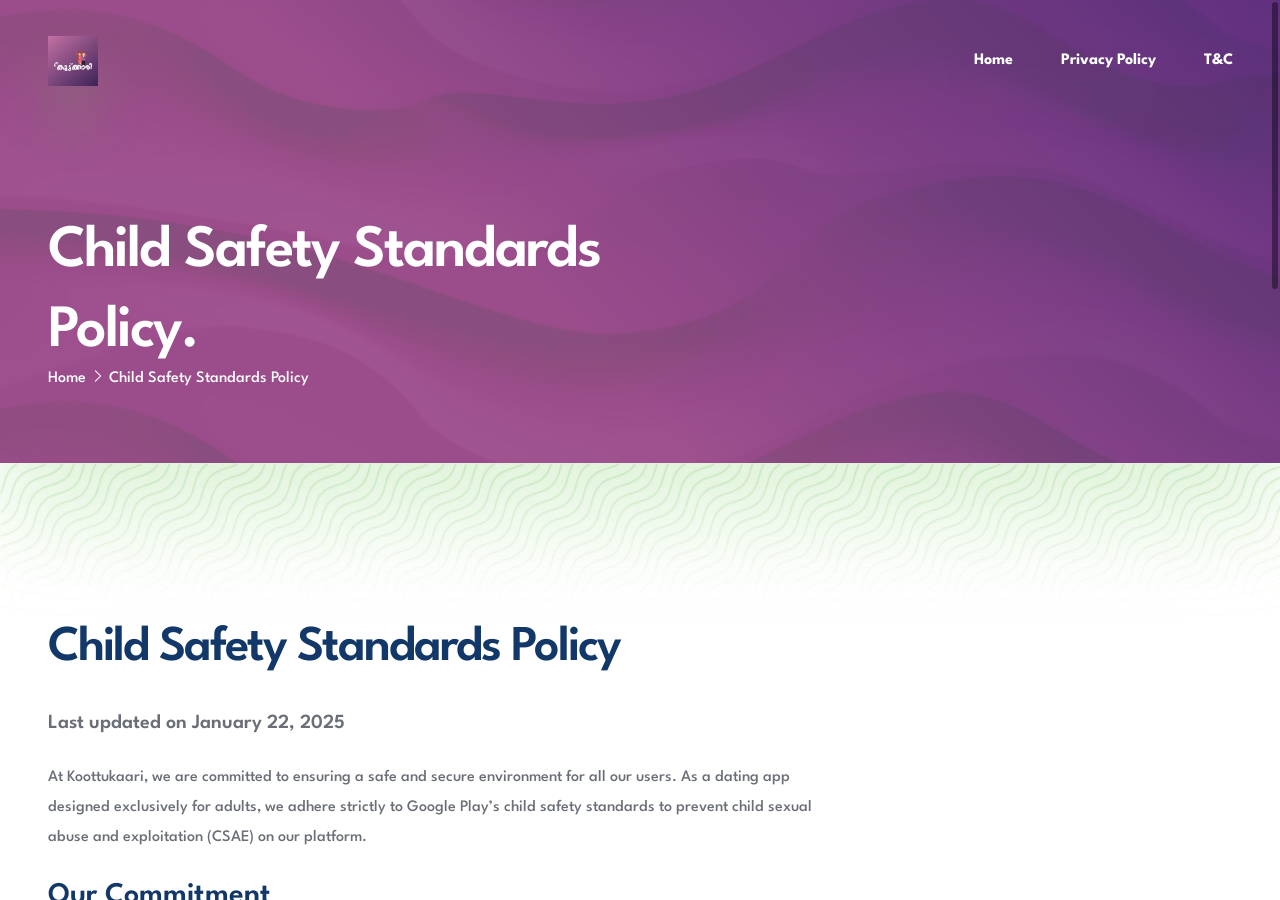
<file: child-abuse-privacy-policy.html>
<!DOCTYPE html>
<html lang="en">


<head>
    <!--
    meta tags
    -->
    <meta charset="UTF-8">
    <meta http-equiv="X-UA-Compatible" content="IE=edge">
    <meta name="viewport" content="width=device-width, initial-scale=1.0">

    <!--
    title tag
    -->
    <title>Koottukaari</title>

    <!--
    favicon
    -->
    <link rel="apple-touch-icon" sizes="180x180" href="assets/images/logo.png">
    <link rel="icon" type="image/png" sizes="32x32" href="assets/images/logo.png">
    <link rel="icon" type="image/png" sizes="16x16" href="assets/images/logo.png">
    <link rel="manifest" href="assets/images/favicon/site.html">

    <!--
    stylesheets
    -->
    <link rel="preconnect" href="https://fonts.googleapis.com/">
    <link rel="preconnect" href="https://fonts.gstatic.com/" crossorigin>
    <link href="https://fonts.googleapis.com/css2?family=Spartan:wght@500;600;700&amp;display=swap" rel="stylesheet">
    <link rel="stylesheet" href="assets/css/bootstrap.min.css">
    <link rel="stylesheet" href="assets/css/glightbox.min.css">
    <link rel="stylesheet" href="assets/css/all.min.css">
    <link rel="stylesheet" href="assets/css/line-awesome.min.css">
    <link rel="stylesheet" href="assets/css/overlay-scrollbars.min.css">
    <link rel="stylesheet" href="assets/css/swiper-bundle.min.css">
    
    <link rel="stylesheet" href="assets/css/style.css">
</head>
<style>
    .navigation-logo ,.logo ,.logo-white{
        width: 5rem !important;
        height: 5rem !important;
    }

    .logo img ,.logo-white img{
        width: -webkit-fill-available;
        height: -webkit-fill-available;
    }
    .drop-shadow{
        width: 29rem;
        border-radius: 5rem;
    }
    .background-pattern-gradient {
    background: linear-gradient(45deg, #a25a96 40%, #552e84 117%) !important;
}
</style>
<body>

    <div class="main-wrapper">

    <!--
    preloader - start
    -->
    <!-- <div class="preloader">
        <div class="preloader-wrapper">
            <svg version="1.1" xmlns="http://www.w3.org/2000/svg" xmlns:xlink="http://www.w3.org/1999/xlink"
                viewBox="0 0 200 200">
            <g class="pre load6">
                <path fill="#1B1A1C" d="M124.5,57L124.5,57c0,3.9-3.1,7-7,7h-36c-3.9,0-7-3.1-7-7v0c0-3.9,3.1-7,7-7h36
                C121.4,50,124.5,53.1,124.5,57z"/>
                <path fill="#1B1A1C" d="M147.7,86.9L147.7,86.9c-2.7,2.7-7.2,2.7-9.9,0l-25.5-25.5c-2.7-2.7-2.7-7.2,0-9.9l0,0
                c2.7-2.7,7.2-2.7,9.9,0L147.7,77C150.5,79.8,150.5,84.2,147.7,86.9z"/>
                <path fill="#1B1A1C" d="M143,74.5L143,74.5c3.9,0,7,3.1,7,7v36c0,3.9-3.1,7-7,7l0,0c-3.9,0-7-3.1-7-7v-36
                C136,77.6,139.1,74.5,143,74.5z"/>
                <path fill="#1B1A1C" d="M148.4,112.4L148.4,112.4c2.7,2.7,2.7,7.2,0,9.9L123,147.7c-2.7,2.7-7.2,2.7-9.9,0h0c-2.7-2.7-2.7-7.2,0-9.9
                l25.5-25.5C141.3,109.6,145.7,109.6,148.4,112.4z"/>
                <path fill="#1B1A1C" d="M125.5,143L125.5,143c0,3.9-3.1,7-7,7h-36c-3.9,0-7-3.1-7-7l0,0c0-3.9,3.1-7,7-7h36 C122.4,136,125.5,139.1,125.5,143z"/>
                <path fill="#1B1A1C" d="M52.3,113.1L52.3,113.1c2.7-2.7,7.2-2.7,9.9,0l25.5,25.5c2.7,2.7,2.7,7.2,0,9.9h0c-2.7,2.7-7.2,2.7-9.9,0
                L52.3,123C49.5,120.2,49.5,115.8,52.3,113.1z"/>
                <path fill="#1B1A1C" d="M57,75.5L57,75.5c3.9,0,7,3.1,7,7v36c0,3.9-3.1,7-7,7h0c-3.9,0-7-3.1-7-7v-36C50,78.6,53.1,75.5,57,75.5z"/>
                <path fill="#1B1A1C" d="M86.9,52.3L86.9,52.3c2.7,2.7,2.7,7.2,0,9.9L61.5,87.6c-2.7,2.7-7.2,2.7-9.9,0l0,0c-2.7-2.7-2.7-7.2,0-9.9
                L77,52.3C79.8,49.5,84.2,49.5,86.9,52.3z"/>
            </g>
            </svg>
        </div>
    </div> -->
    <!--
    preloader - end
    -->

    <!--
    navigation - start
    -->
    <div class="navigation navigation-1">
        <div class="navigation-wrapper">
            <div class="container">
                <div class="navigation-inner">
                    <div class="navigation-logo">
                        <a class="logo" href="index.html">
                            <img src="assets/images/logo.png" alt="orions-logo">
                        </a>
                        <a class="logo-white" href="index.html">
                            <img src="assets/images/logo.png" alt="orions-logo">
                        </a>
                    </div>
                    <div class="navigation-menu">
                        <div class="mobile-header">
                            <div class="logo">
                                <a href="index.html">
                                    <img src="assets/images/logo.png" alt="image">
                                </a>
                            </div>
                            <ul>
                                <li class="close-button">
                                    <i class="fas fa-times"></i>
                                </li>
                            </ul>
                        </div>
                        <ul class="parent">
                            <li>
                                <a href="index.html" class="link-underline link-underline-1">
                                    <span>Home</span>
                                </a>
                            </li>
                            
                            <li>
                                <a href="anent-privacy-policy.html" class="link-underline link-underline-1">
                                    <span>Privacy Policy</span>
                                </a>
                            </li>
                            <li>
                                <a href="terms-and-conditions.html" class="link-underline link-underline-1">
                                    <span>T&C</span>
                                </a>
                            </li>
                            <!-- <li>
                                <a href="contact.html" class="link-underline link-underline-1">
                                    <span>Contact Us</span>
                                </a>
                            </li> -->
                        </ul>
                        <div class="social">
                            <h6>Follow</h6>
                            <ul>
                                <li>
                                    <a href="#">
                                        <i class="fab fa-twitter"></i>
                                    </a>
                                </li>
                                <li>
                                    <a href="#">
                                        <i class="fab fa-facebook"></i>
                                    </a>
                                </li>
                                <li>
                                    <a href="#">
                                        <i class="fab fa-linkedin"></i>
                                    </a>
                                </li>
                                <li>
                                    <a href="#">
                                        <i class="fab fa-youtube"></i>
                                    </a>
                                </li>
                            </ul>
                        </div>
                        <div class="background-pattern">
                            <div class="background-pattern-img background-loop" style="background-image: url(assets/images/patterns/pattern.jpg);"></div>
                            <div class="background-pattern-gradient"></div>
                        </div>
                    </div>
                    <div class="navigation-bar">
                        <div></div>
                        <div></div>
                        <div></div>
                    </div>
                </div>
            </div>
        </div>
    </div>
    <!--
    navigation - end
    -->

    <!--
    page header - start
    -->
    <div class="page-header">
        <div class="page-header-wrapper">
            <div class="page-header-inner">
                <div class="container">
                    <div class="row d-lg-flex align-items-lg-end">
                        <div class="col-lg-6">
                            <div class="page-header-content c-white">
                                <h1>Child Safety Standards Policy.</h1>
                                <ul>
                                    <li>
                                        <a href="index.html" class="link-underline">
                                            <span>Home</span>
                                        </a>
                                    </li>
                                    <li>
                                        <i class="las la-angle-right"></i>
                                        <a href="privacy-policy.html" class="link-underline">
                                            <span>Child Safety Standards Policy</span>
                                        </a>
                                    </li>
                                </ul>
                            </div>
                        </div>
                        <div class="col-lg-6">
                            <!-- <div class="page-header-search">
                                <form>
                                    <input type="text" placeholder="Search">
                                    <button type="submit">
                                        <i class="fas fa-search"></i>
                                    </button>
                                </form>
                            </div> -->
                        </div>
                    </div>
                </div>
            </div>
            <div class="background-pattern background-pattern-1">
                <div class="background-pattern-img background-loop" style="background-image: url(assets/images/patterns/pattern.jpg);"></div>
                <div class="background-pattern-gradient"></div>
                <div class="background-pattern-bottom">
                    <div class="image" style="background-image: url(assets/images/patterns/pattern-1.jpg)"></div>
                </div>
            </div>
        </div>
    </div>
    <!--
    page header - end
    -->

    <!--
    tabs section - start
    -->
    <div class="tab-section tab-section-1">
        <div class="tab-section-wrapper">
            <div class="container">
                <div class="row gx-5">
                    <div class="col-lg-8 offset-lg-0 col-md-8 offset-md-2 col-10 offset-1">
                        <div class="tab-content" id="v-pills-tabContent">
                            <!-- tab pane 1 - start -->
                            <div 
                                class="tab-pane active" 
                                id="tab-pane-1" 
                                role="tabpanel" 
                                aria-labelledby="tab-button-1">
                                <div class="tab-pane-wrapper c-grey">
                                    <h2 class="c-dark">Child Safety Standards Policy</h2>
                                    <p class="paragraph-big">Last updated on January 22, 2025</p>
                                    <p>At Koottukaari, we are committed to ensuring a safe and secure environment for all our users. As a dating app designed exclusively for adults, we adhere strictly to Google Play’s child safety standards to prevent child sexual abuse and exploitation (CSAE) on our platform.</p>
                                    
                                    <h3 class="c-dark">Our Commitment</h3>
                                    <p>We take the following measures to comply with child safety standards:</p>
                                    <ul class="icon-list icon-list-1">
                                        <li><span>Published guidelines against child sexual abuse and exploitation (CSAE).</span></li>
                                        <li><span>An in-app mechanism for users to report inappropriate or abusive behavior.</span></li>
                                        <li><span>Immediate action to address and remove child sexual abuse material (CSAM).</span></li>
                                        <li><span>Strict compliance with child safety laws and regulations.</span></li>
                                        <li><span>A dedicated child safety point of contact for reporting concerns.</span></li>
                                    </ul>
    
                                    <h3 class="c-dark">Zero Tolerance for CSAE</h3>
                                    <p>Koottukaari maintains a zero-tolerance policy for CSAE, including but not limited to:</p>
                                    <ul class="icon-list icon-list-1">
                                        <li><span>Grooming a child for sexual exploitation.</span></li>
                                        <li><span>Sextortion or trafficking of minors.</span></li>
                                        <li><span>Any behavior that endangers or exploits children.</span></li>
                                    </ul>
    
                                    <h3 class="c-dark">Reporting and Feedback</h3>
                                    <p>We encourage users to report any suspicious or inappropriate behavior through our in-app reporting tool. Every report is thoroughly investigated, and necessary actions are taken, including contacting law enforcement when required.</p>
    
                                    <h3 class="c-dark">Compliance with Laws</h3>
                                    <p>We strictly adhere to all applicable child safety laws and regulations. Our team undergoes regular training to stay updated on best practices for combating online child exploitation.</p>
    
                                    <h3 class="c-dark">Child Safety Contact</h3>
                                    <p>If you suspect any child-related abuse or have concerns, please contact us immediately at <a href="mailto:childsafety@koottukaari.com">childsafety@koottukaari.com</a>. Your reports are confidential and will be handled with utmost seriousness.</p>
    
                                    <h3 class="c-dark">Policy Updates</h3>
                                    <p>We may update this policy to remain compliant with evolving laws and standards. Updates will be communicated via email or posted on this page. Please review this policy periodically for the latest information.</p>
                                    
                                    <h3 class="c-dark">Contact Us</h3>
                                    <p>For general inquiries, please email us at <a href="mailto:info@koottukaari.com">info@koottukaari.com</a>.</p>
                                </div>
                            </div>
                            <!-- tab pane 1 - end -->
                        </div>
                    </div>
                </div>
            </div>
        </div>
    </div>
    
    <!--
    tabs section - end
    -->

    

    <!--
    footer - start
    -->
    <footer class="footer">
        <div class="footer-wrapper">
            <div class="container">
                <div class="row">
                    <div class="col-lg-12 offset-lg-0 col-md-8 offset-md-2 col-10 offset-1">
                        <div class="footer-row">
                            <div class="footer-detail">
                                <a href="#">
                                    <img  src="assets/images/logo.png" alt="footer-logo" style="width: 5rem;height: 5rem;">
                                </a>
                                <p class="c-grey-1">3MS is a an all in one application for daily needs and accounts.</p>
                                <div class="links">
                                    <a class="link-underline" href="#">
                                        <span>info@organat.in</span>
                                    </a>
                                    <a class="link-underline" href="tel:+919526134260">
                                        <span>+91 95261 34260</span>
                                    </a>
                                </div>
                            </div>
                            <div class="footer-list footer-social social-gradient">
                                <h6>Follow</h6>
                                <ul>
                                    <li class="twitter">
                                        <a href="#" class="link-underline">
                                            <i class="fab fa-twitter"></i>
                                            <span>Twitter</span>
                                        </a>
                                    </li>
                                    <li class="facebook">
                                        <a href="#" class="link-underline">
                                            <i class="fab fa-facebook"></i>
                                            <span>Facebook</span>
                                        </a>
                                    </li>
                                    <li class="linkedin">
                                        <a href="#" class="link-underline">
                                            <i class="fab fa-linkedin-in"></i>
                                            <span>Linkedin</span>
                                        </a>
                                    </li>
                                    <li class="youtube">
                                        <a href="#" class="link-underline">
                                            <i class="fab fa-youtube"></i>
                                            <span>Youtube</span>
                                        </a>
                                    </li>
                                </ul>
                            </div>
                            <div class="footer-list">
                                <h6>Menu</h6>
                                <ul>
                                    <li>
                                        <a href="privacy-policy.html" class="link-underline link-underline-1">
                                            <span>Privacy Policy</span>
                                        </a>
                                    </li>
                                    <li>
                                        <a href="tnc.html" class="link-underline link-underline-1">
                                            <span>Terms & Conditions</span>
                                        </a>
                                    </li>
                                    <li>
                                        <a href="contact.html" class="link-underline link-underline-1">
                                            <span>Contact Us</span>
                                        </a>
                                    </li>
                                </ul>
                            </div>
                            
                        </div>
                    </div>
                </div>
                <div class="row">
                    <div class="col-lg-12 offset-lg-0 col-md-8 offset-md-2 col-10 offset-1">
                        <div class="footer-copyright c-grey-1">
                            <a>&copy;  ZAPPY GROUP </a>
                        </div>
                    </div>
                </div>
            </div>
            <div class="footer-pattern" style="background-image: url(assets/images/patterns/pattern-1.jpg)"></div>
        </div>
    </footer>
    <!--
    footer - end
    -->

    </div>

    <!--
    scripts
    -->
    <script src="assets/js/bootstrap.bundle.min.js"></script>
    <script src="assets/js/swiper-bundle.min.js"></script>
    <script src="assets/js/glightbox.min.js"></script>
    <script src="assets/js/overlay-scrollbars.min.js"></script>
    <script src="assets/js/gsap.min.js"></script>
    <script src="assets/js/main.js"></script>
</body>

<!-- Mirrored from gfxpartner.com/orions/demo-2/privacy-policy.html by HTTrack Website Copier/3.x [XR&CO'2014], Sat, 07 Jan 2023 07:21:28 GMT -->
</html>
</file>
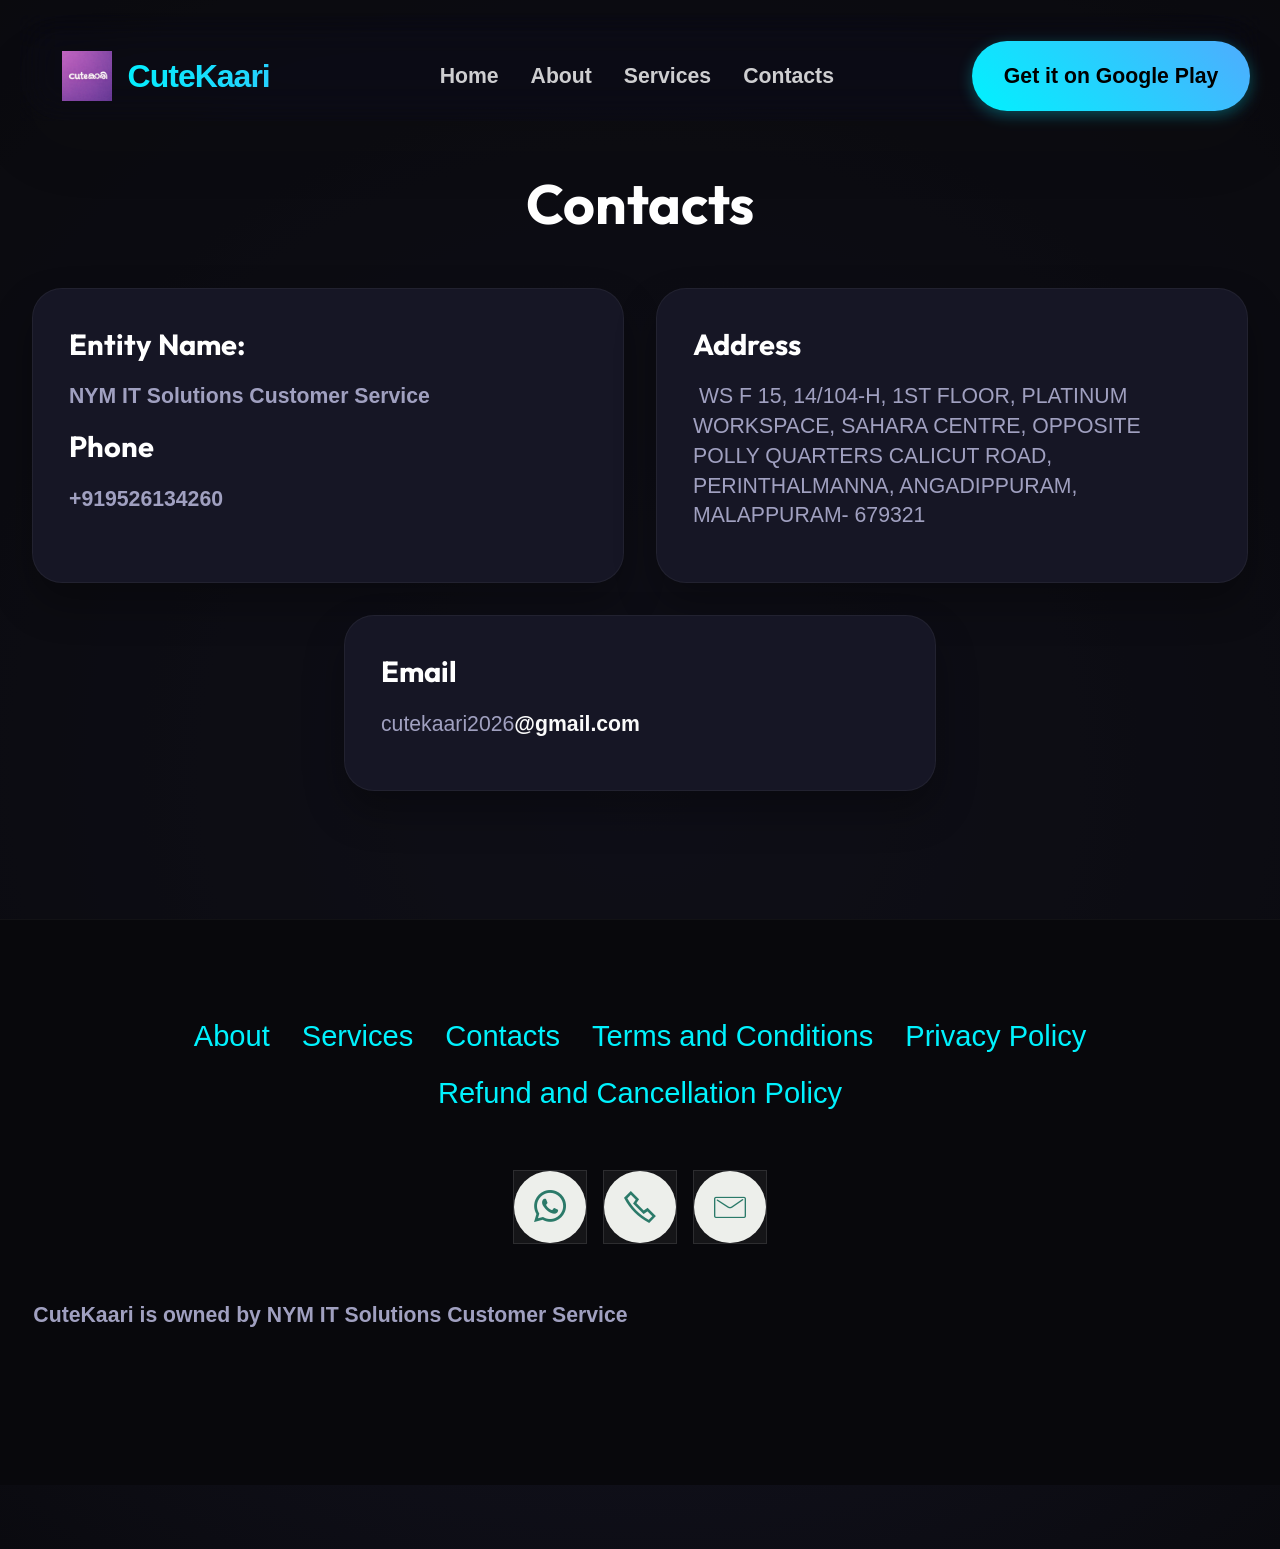
<file: Contact.html>
<!DOCTYPE html>
<html>

<head>
  <!-- Site made with Mobirise Website Builder v6.0.1, https://mobirise.com -->
  <meta charset="UTF-8">
  <meta http-equiv="X-UA-Compatible" content="IE=edge">
  <meta name="generator" content="Mobirise v6.0.1, mobirise.com">
  <meta name="viewport" content="width=device-width, initial-scale=1, minimum-scale=1">
  <link rel="shortcut icon" href="assets/images/cute.jpeg" type="image/x-icon">
  <meta name="description" content="">


  <title>Contact</title>
  <link rel="stylesheet" href="assets/web/assets/mobirise-icons2/mobirise2.css">
  <link rel="stylesheet" href="assets/web/assets/mobirise-icons/mobirise-icons.css">
  <link rel="stylesheet" href="assets/bootstrap/css/bootstrap.min.css">
  <link rel="stylesheet" href="assets/bootstrap/css/bootstrap-grid.min.css">
  <link rel="stylesheet" href="assets/bootstrap/css/bootstrap-reboot.min.css">
  <link rel="stylesheet" href="assets/parallax/jarallax.css">
  <link rel="stylesheet" href="assets/animatecss/animate.css">
  <link rel="stylesheet" href="assets/dropdown/css/style.css">
  <link rel="stylesheet" href="assets/socicon/css/styles.css">
  <link rel="stylesheet" href="assets/theme/css/style.css">
  <link rel="preconnect" href="https://fonts.googleapis.com">
  <link rel="preconnect" href="https://fonts.gstatic.com" crossorigin>
  <link
    href="https://fonts.googleapis.com/css2?family=Outfit:wght@300;400;600;800&family=Inter:wght@300;400;600&display=swap"
    rel="stylesheet">
  <link rel="preload" as="style" href="assets/mobirise/css/mbr-additional.css?v=ccBR6C">
  <link rel="stylesheet" href="assets/mobirise/css/mbr-additional.css?v=ccBR6C" type="text/css">





  <style>
    :root {
      --bg-dark: #0a0a0f;
      --bg-card: #161625;
      --accent-cyan: #00f2fe;
      --accent-blue: #4facfe;
      --glass-bg: rgba(10, 10, 15, 0.75);
      --text-main: #ffffff;
      --text-muted: #a0a0c0;
      --font-main: 'Outfit', sans-serif;
      --font-body: 'Inter', sans-serif;
    }

    body {
      font-family: var(--font-body) !important;
      background: radial-gradient(circle at 50% 50%, #1a1a2e 0%, #0a0a0f 100%) !important;
      color: var(--text-main) !important;
    }

    section {
      background: transparent !important;
    }

    /* Advanced Navbar Styles */
    .navbar-dropdown {
      background: var(--glass-bg) !important;
      backdrop-filter: blur(20px) saturate(180%);
      -webkit-backdrop-filter: blur(20px) saturate(180%);
      border: 1px solid rgba(0, 242, 254, 0.2);
      border-radius: 20px !important;
      margin: 15px 20px !important;
      width: calc(100% - 40px) !important;
      left: 0 !important;
      box-shadow: 0 10px 40px rgba(0, 0, 0, 0.4) !important;
      transition: all 0.4s cubic-bezier(0.165, 0.84, 0.44, 1);
    }

    .navbar-caption {
      background: linear-gradient(90deg, var(--accent-cyan), var(--accent-blue));
      -webkit-background-clip: text;
      -webkit-text-fill-color: transparent;
      font-weight: 900 !important;
      font-size: 2rem !important;
      letter-spacing: -1px;
      animation: gradientFlow 5s ease infinite;
      background-size: 200% auto;
    }

    @keyframes gradientFlow {
      0% {
        background-position: 0% 50%;
      }

      50% {
        background-position: 100% 50%;
      }

      100% {
        background-position: 0% 50%;
      }
    }

    .nav-link {
      color: #ffffff !important;
      font-weight: 600 !important;
      position: relative;
      transition: color 0.3s ease;
      opacity: 0.8;
    }

    .nav-link:hover {
      opacity: 1;
      color: var(--accent-cyan) !important;
    }

    .nav-link::after {
      content: '';
      position: absolute;
      width: 0;
      height: 2px;
      bottom: 0;
      left: 50%;
      background: linear-gradient(90deg, var(--accent-cyan), var(--accent-blue));
      transition: all 0.3s ease;
      transform: translateX(-50%);
    }

    .nav-link:hover::after {
      width: 80%;
    }

    .navbar-buttons .btn {
      background: linear-gradient(45deg, var(--accent-cyan), var(--accent-blue)) !important;
      border: none !important;
      color: #000 !important;
      font-weight: 700 !important;
      box-shadow: 0 4px 15px rgba(0, 242, 254, 0.3) !important;
      transform: scale(1);
      transition: all 0.3s cubic-bezier(0.175, 0.885, 0.32, 1.275);
    }

    .navbar-buttons .btn:hover {
      transform: scale(1.05) translateY(-2px);
      box-shadow: 0 8px 25px rgba(0, 242, 254, 0.5) !important;
    }

    /* Core Components */
    h1,
    h2,
    h3,
    h4,
    h5,
    h6,
    .mbr-section-title,
    .item-title {
      font-family: var(--font-main) !important;
      font-weight: 800 !important;
      color: #ffffff !important;
    }

    .mbr-text,
    p {
      color: var(--text-muted) !important;
    }

    .text-danger {
      color: var(--accent-cyan) !important;
    }

    .btn-danger,
    .btn-primary,
    .btn-success {
      background: linear-gradient(45deg, var(--accent-cyan), var(--accent-blue)) !important;
      border: none !important;
      color: #000 !important;
      border-radius: 50px !important;
      font-weight: 700 !important;
      padding: 12px 30px !important;
    }

    .item-wrapper {
      border-radius: 30px !important;
      background: var(--bg-card) !important;
      border: 1px solid rgba(255, 255, 255, 0.05);
      box-shadow: 0 20px 40px rgba(0, 0, 0, 0.3) !important;
      transition: all 0.3s ease;
    }

    .item-wrapper:hover {
      transform: translateY(-10px);
      box-shadow: 0 30px 60px rgba(0, 242, 254, 0.1) !important;
      border-color: rgba(0, 242, 254, 0.3);
    }

    .footer1 {
      background: #050508 !important;
      color: var(--text-muted) !important;
      border-top: 1px solid rgba(255, 255, 255, 0.05);
    }

    .mbr-overlay {
      background-color: var(--bg-dark) !important;
      opacity: 0.7 !important;
    }

    .social-row .soc-item {
      background: rgba(255, 255, 255, 0.05) !important;
      border: 1px solid rgba(255, 255, 255, 0.1);
    }

    .social-row .soc-item:hover {
      background: var(--accent-cyan) !important;
    }

    .social-row .soc-item:hover span {
      color: #000 !important;
    }
  </style>
</head>

<body>

  <section data-bs-version="5.1" class="menu menu2 cid-tJS6tZXiPa" once="menu" id="menu02-1m">


    <nav class="navbar navbar-dropdown navbar-fixed-top navbar-expand-lg">
      <div class="container">
        <div class="navbar-brand">
          <span class="navbar-logo">
            <a href="Home.html#header05-1">
              <img src="assets/images/cute.jpeg" alt="CuteKaari" class="w-100"
                style="max-height: 100px; border-radius: 10px;">
            </a>
          </span>
          <span class="navbar-caption-wrap"><a class="navbar-caption text-danger display-4"
              href="Home.html#header05-1">CuteKaari</a></span>
        </div>
        <button class="navbar-toggler" type="button" data-toggle="collapse" data-bs-toggle="collapse"
          data-target="#navbarSupportedContent" data-bs-target="#navbarSupportedContent"
          aria-controls="navbarNavAltMarkup" aria-expanded="false" aria-label="Toggle navigation">
          <div class="hamburger">
            <span></span>
            <span></span>
            <span></span>
            <span></span>
          </div>
        </button>
        <div class="collapse navbar-collapse" id="navbarSupportedContent">
          <ul class="navbar-nav nav-dropdown" data-app-modern-menu="true">
            <li class="nav-item"><a class="nav-link link show text-white display-4" href="Home.html#header05-1">Home</a>
            </li>
            <li class="nav-item">
              <a class="nav-link link show text-white display-4" href="Home.html#header01-7"
                aria-expanded="false">About</a>
            </li>
            <li class="nav-item">
              <a class="nav-link link text-white display-4" href="Home.html#features04-w"
                aria-expanded="false">Services</a>
            </li>
            <li class="nav-item">
              <a class="nav-link link text-white display-4" href="Contact.html#contacts01-1o">Contacts</a>
            </li>
          </ul>

          <div class="navbar-buttons mbr-section-btn"><a class="btn btn-danger-outline display-4"
              href="https://play.google.com/store/apps/details?id=com.fl.koottukaari" target="_blank">Get it on Google
              Play</a></div>
        </div>
      </div>
    </nav>
  </section>

  <section data-bs-version="5.1" class="contacts01 cid-uwy59R0p6h" data-bg-video="https://vimeo.com/428046504"
    id="contacts01-1o">


    <div class="mbr-fallback-image disabled"></div>
    <div class="mbr-overlay" style="opacity: 0.5; background-color: rgb(255, 255, 255);">
    </div>
    <div class="container">
      <div class="row justify-content-center">
        <div class="col-12 content-head">
          <div class="mbr-section-head mb-5">
            <h3 class="mbr-section-title mbr-fonts-style align-center mb-0 display-2"><strong>
              </strong><br><strong>Contacts
              </strong></h3>

          </div>
        </div>
      </div>
      <div class="row">

        <div class="item features-without-image col-12 col-md-6 active">
          <div class="item-wrapper">
            <div class="text-wrapper">
              <h6 class="card-title mbr-fonts-style mb-3 display-5"><strong>Entity Name:</strong></h6>
              <p class="mbr-text mbr-fonts-style display-7"><strong>NYM IT Solutions Customer Service</strong></p>
              <h6 class="card-title mbr-fonts-style mb-3 display-5"><strong>Phone</strong></h6>
              <p class="mbr-text mbr-fonts-style display-7"><strong>+919526134260</strong></p>
            </div>
          </div>
        </div>
        <div class="item features-without-image col-12 col-md-6">
          <div class="item-wrapper">
            <div class="text-wrapper">
              <h6 class="card-title mbr-fonts-style mb-3 display-5">
                <strong>Address</strong>
              </h6>
              <p class="mbr-text mbr-fonts-style display-7">&nbsp;WS F 15, 14/104-H, 1ST FLOOR, PLATINUM WORKSPACE, SAHARA CENTRE, OPPOSITE POLLY QUARTERS CALICUT ROAD, PERINTHALMANNA, ANGADIPPURAM, MALAPPURAM- 679321 
              </p>
            </div>
          </div>
        </div>
        <div class="item features-without-image col-12 col-md-6">
          <div class="item-wrapper">
            <div class="text-wrapper">
              <h6 class="card-title mbr-fonts-style mb-3 display-5">
                <strong>Email</strong>
              </h6>
              <p class="mbr-text mbr-fonts-style display-7">cutekaari2026<a href="mailto:cutekaari2026@gmail.com"
                  class="text-white text-primary"><strong>@gmail.com</strong></a><br></p>
            </div>
          </div>
        </div>

      </div>
    </div>
  </section>

  <section data-bs-version="5.1" class="footer1 programm5 cid-uDObttskAt mbr-parallax-background" once="footers"
    id="footer03-27">



    <div class="mbr-overlay" style="opacity: 0.5; background-color: rgb(38, 38, 38);">
    </div>

    <div class="container">
      <div class="row">

        <div class="row-links mb-4">
          <ul class="header-menu">




            <li class="header-menu-item mbr-fonts-style display-5"><a href="Home.html#header01-7"
                class="text-danger text-primary">About</a></li>
            <li class="header-menu-item mbr-fonts-style display-5"><a href="Home.html#features04-w"
                class="text-danger text-primary">Services</a></li>
            <li class="header-menu-item mbr-fonts-style display-5"><a href="Contact.html#contacts01-1o"
                class="text-danger text-primary">Contacts</a></li>
            <li class="header-menu-item mbr-fonts-style display-5"><a href="Terms and Conditions.html#news04-20"
                class="text-danger text-primary">Terms and Conditions</a></li>
            <li class="header-menu-item mbr-fonts-style display-5"><a href="Privacy Policy.html#news04-22"
                class="text-danger text-primary">Privacy Policy</a></li>
            <li class="header-menu-item mbr-fonts-style display-5"><a
                href="Refund and Cancellation Policy.html#news04-24" class="text-danger text-primary">Refund and
                Cancellation Policy</a></li>
          </ul>
        </div>

        <div class="col-12">
          <div class="social-row">
            <div class="soc-item">
              <a href="tel:+919526134260">
                <span class="mbr-iconfont display-7 socicon-whatsapp socicon"></span>
              </a>
            </div>
            <div class="soc-item">
              <a href="tel:+919526134260">
                <span class="mbr-iconfont mobi-mbri-phone mobi-mbri"></span>
              </a>
            </div>
            <div class="soc-item">
              <a href="mailto:cutekaari2026@gmail.com">
                <span class="mbr-iconfont mbri-letter"></span>
              </a>
            </div>


          </div>
        </div>
        <div class="col-12 mt-5">
          <p class="mbr-fonts-style copyright display-7"><strong>CuteKaari is owned by NYM IT Solutions Customer
              Service&nbsp; &nbsp; &nbsp; &nbsp; &nbsp; &nbsp; &nbsp; &nbsp; &nbsp; &nbsp; &nbsp; &nbsp; &nbsp; &nbsp;
              &nbsp; &nbsp; &nbsp; &nbsp; &nbsp; &nbsp; &nbsp; &nbsp; &nbsp; &nbsp; &nbsp; &nbsp; &nbsp; &nbsp; &nbsp;
              &nbsp; &nbsp; &nbsp; &nbsp; &nbsp; &nbsp; &nbsp; &nbsp; &nbsp; &nbsp; &nbsp; &nbsp; &nbsp; &nbsp; &nbsp;
              &nbsp; &nbsp; &nbsp; &nbsp; &nbsp; &nbsp; &nbsp; &nbsp; &nbsp; &nbsp; &nbsp; &nbsp; &nbsp; &nbsp; &nbsp;
              &nbsp; &nbsp; &nbsp; &nbsp; &nbsp; &nbsp; &nbsp; &nbsp; &nbsp; &nbsp; &nbsp; &nbsp; &nbsp; &nbsp; &nbsp;
              &nbsp; &nbsp; &nbsp; &nbsp; &nbsp; &nbsp; &nbsp; &nbsp; &nbsp; &nbsp; &nbsp; &nbsp; &nbsp; &nbsp; &nbsp;
              &nbsp; &nbsp; &nbsp; &nbsp; &nbsp; &nbsp; &nbsp; &nbsp; &nbsp; &nbsp; &nbsp; &nbsp; &nbsp; &nbsp; &nbsp;
              &nbsp; &nbsp; &nbsp; &nbsp; &nbsp; &nbsp; &nbsp; &nbsp; &nbsp; &nbsp; &nbsp; &nbsp; &nbsp; &nbsp; &nbsp;
              &nbsp; &nbsp; &nbsp; &nbsp; &nbsp; &nbsp; &nbsp; &nbsp; &nbsp; &nbsp; &nbsp; &nbsp; &nbsp; &nbsp; &nbsp;
              &nbsp; &nbsp; &nbsp; &nbsp; &nbsp; &nbsp; &nbsp; &nbsp; &nbsp; &nbsp; &nbsp; &nbsp; &nbsp; &nbsp; &nbsp;
              &nbsp; &nbsp; &nbsp; &nbsp; &nbsp; &nbsp; &nbsp; &nbsp; &nbsp; &nbsp; &nbsp; &nbsp; &nbsp; &nbsp; &nbsp;
              &nbsp; &nbsp; &nbsp; &nbsp; &nbsp; &nbsp; &nbsp; &nbsp; &nbsp; &nbsp; &nbsp; &nbsp;</strong>
          </p>
        </div>
      </div>
    </div>
  </section>
  <section class="display-7"
    style="padding: 0;align-items: center;justify-content: center;flex-wrap: wrap;    align-content: center;display: flex;position: relative;height: 4rem;">
    <a href="https://mobiri.se/3636668" style="flex: 1 1;height: 4rem;position: absolute;width: 100%;z-index: 1;"><img
        alt="" style="height: 4rem;"
        src="[data-uri]"></a>
    <p style="margin: 0;text-align: center;" class="display-7">&#8204;</p><a style="z-index:1"
      href="https://mobirise.com/builder/ai-website-creator.html">Best AI Website Creator</a>
  </section>
  <script src="assets/bootstrap/js/bootstrap.bundle.min.js"></script>
  <script src="assets/parallax/jarallax.js"></script>
  <script src="assets/smoothscroll/smooth-scroll.js"></script>
  <script src="assets/ytplayer/index.js"></script>
  <script src="assets/dropdown/js/navbar-dropdown.js"></script>
  <script src="assets/vimeoplayer/player.js"></script>
  <script src="assets/theme/js/script.js"></script>


  <input name="animation" type="hidden">
</body>

</html>
</file>
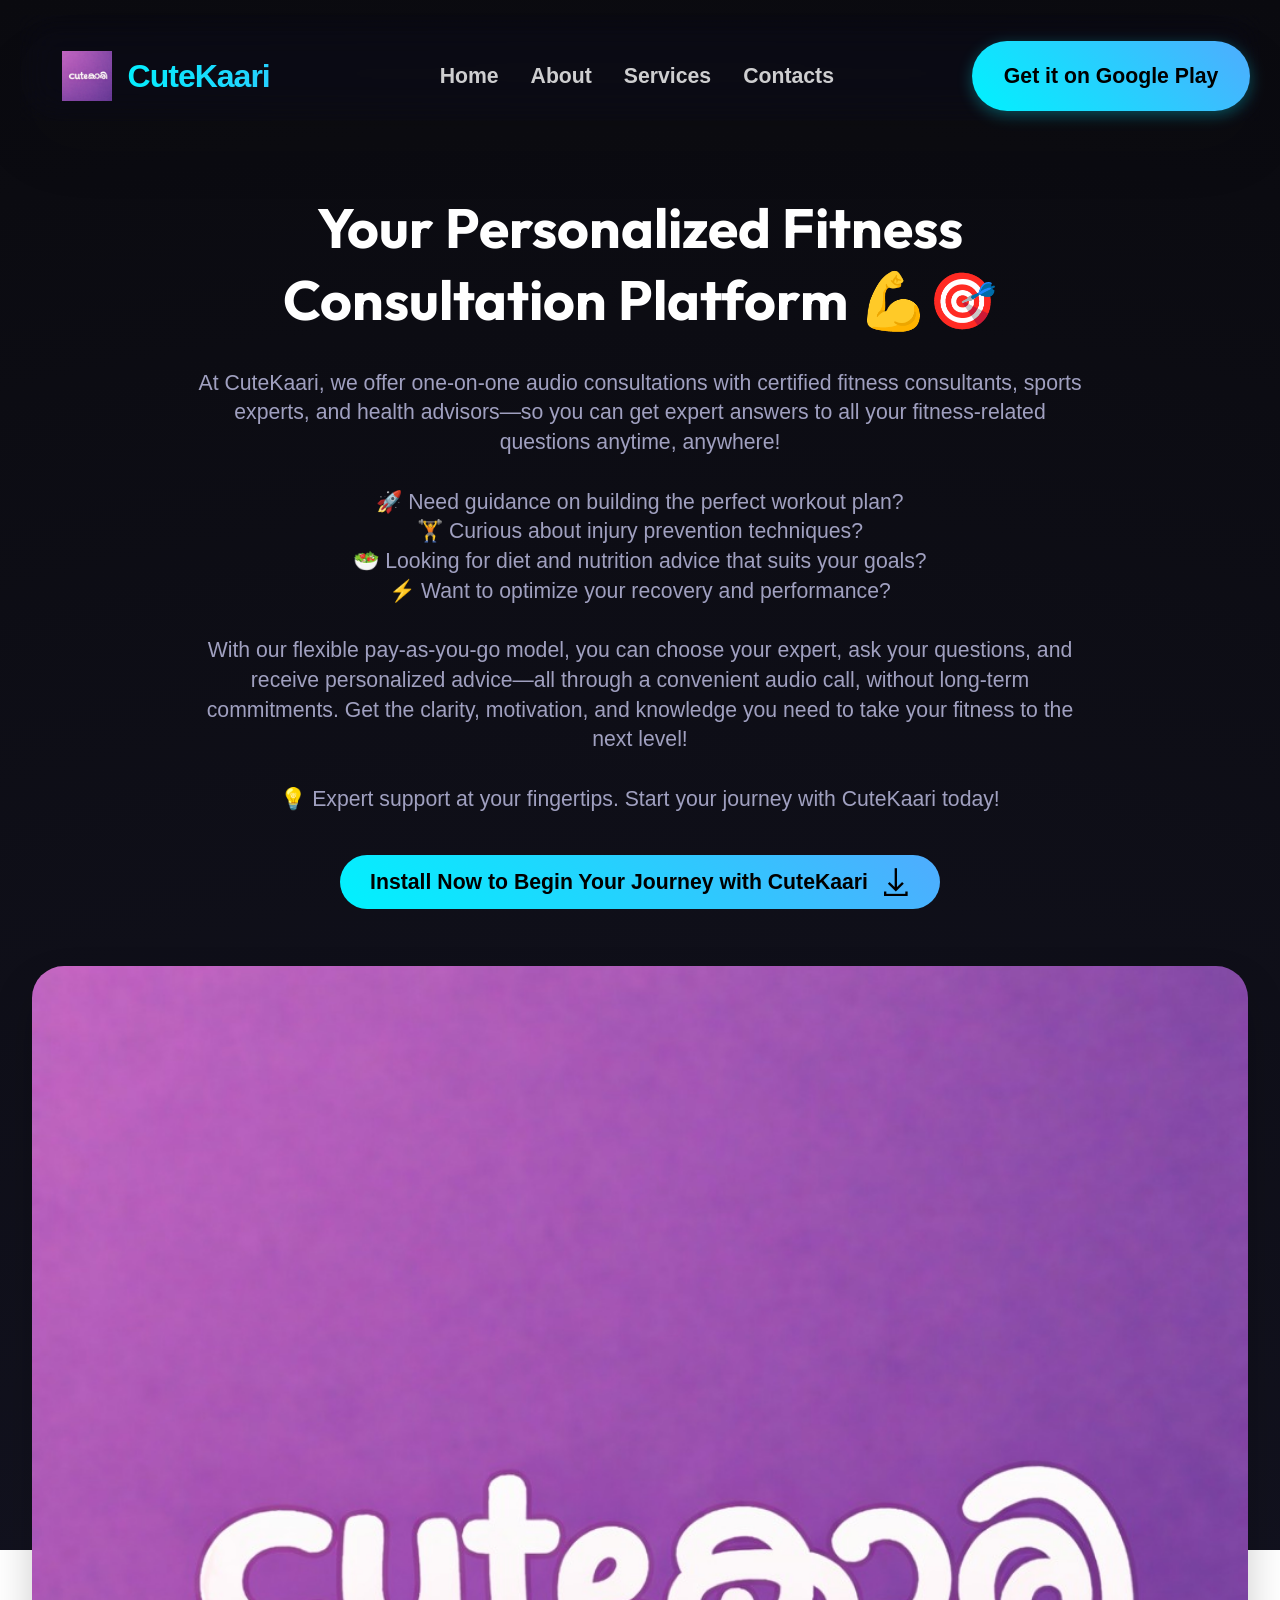
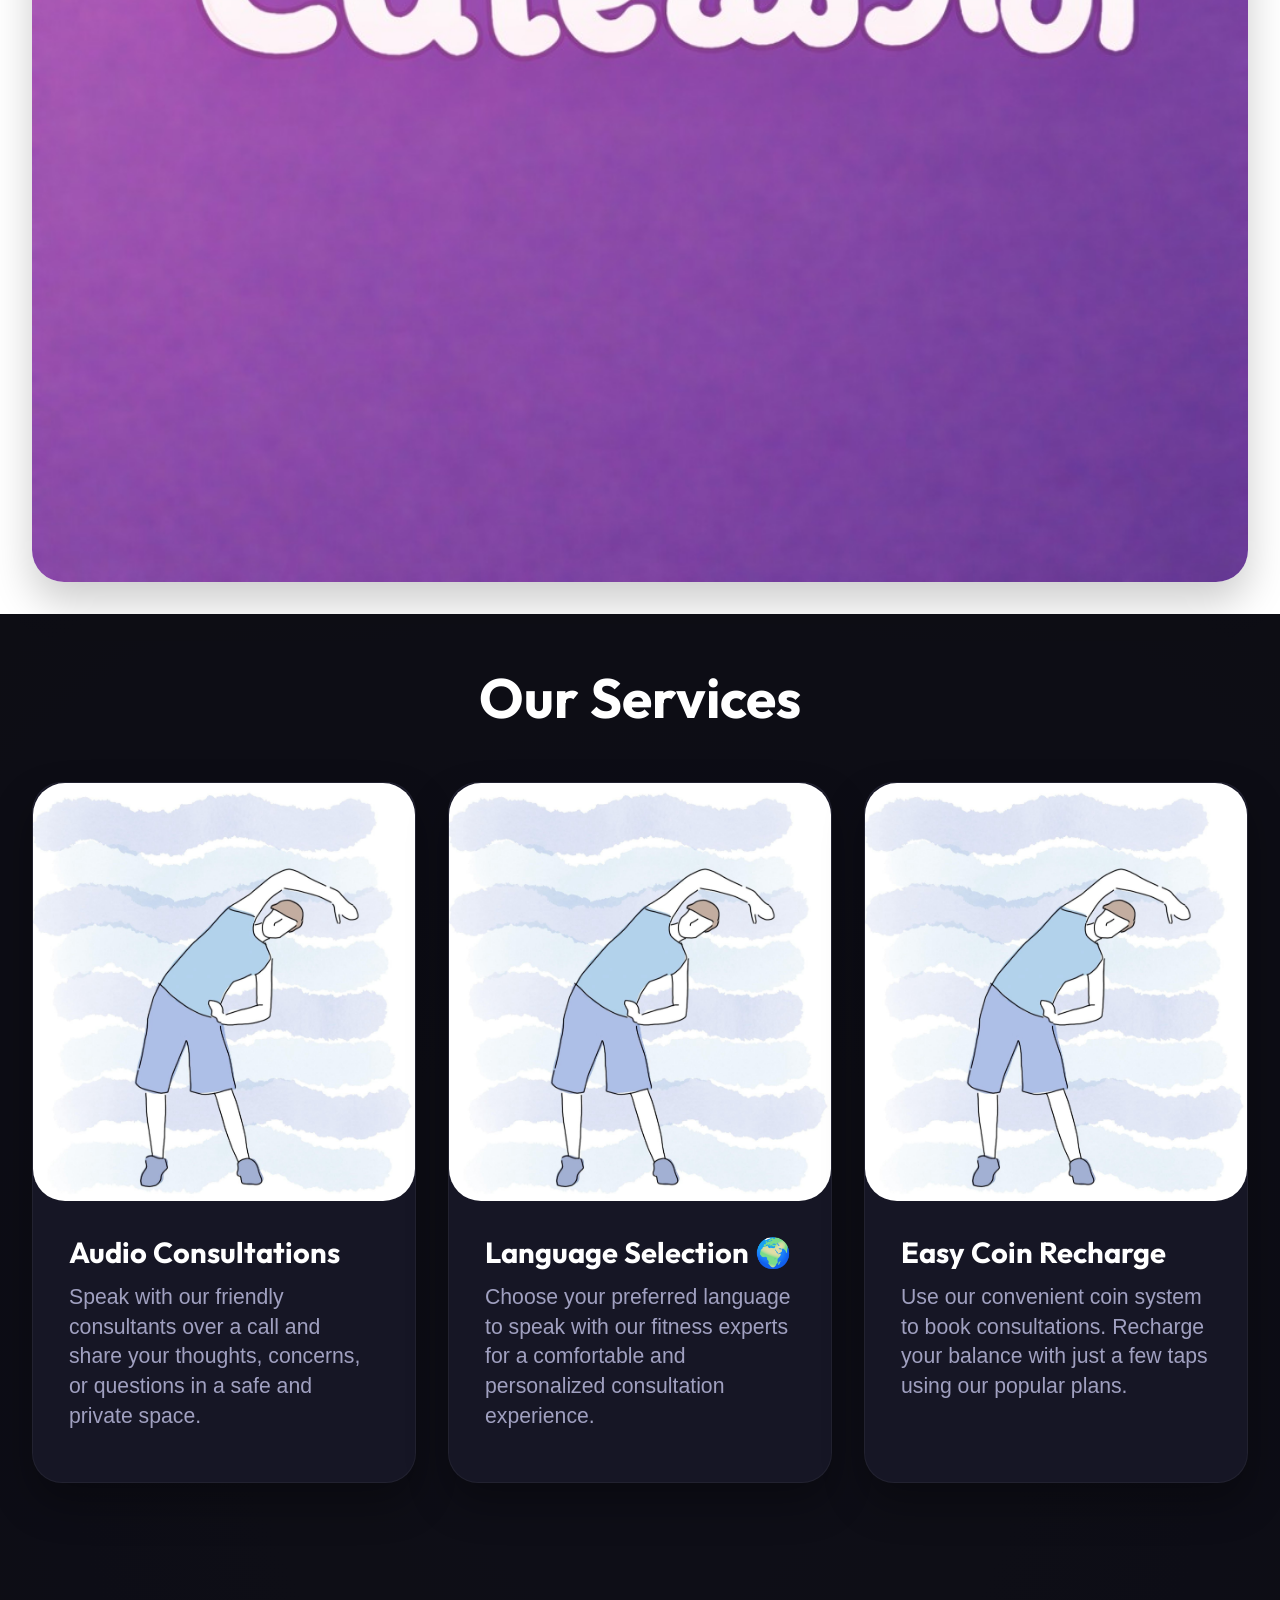
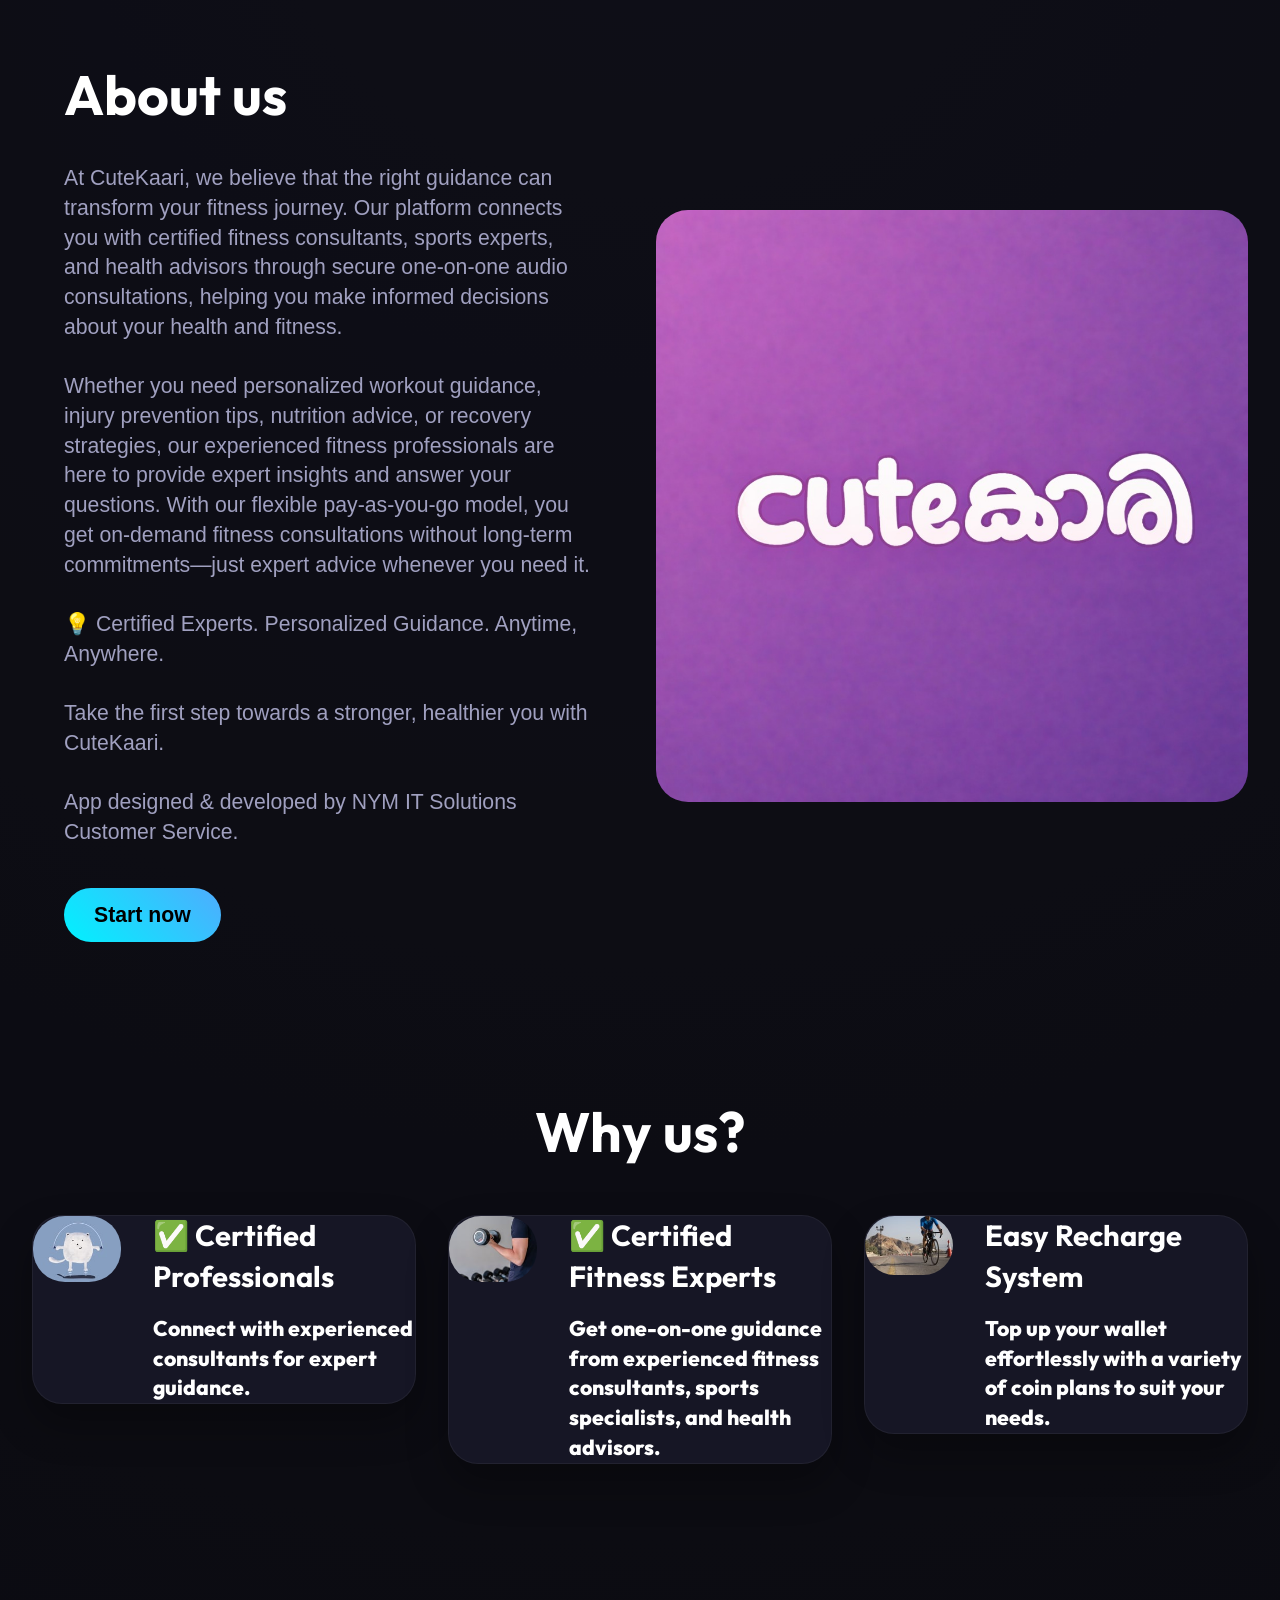
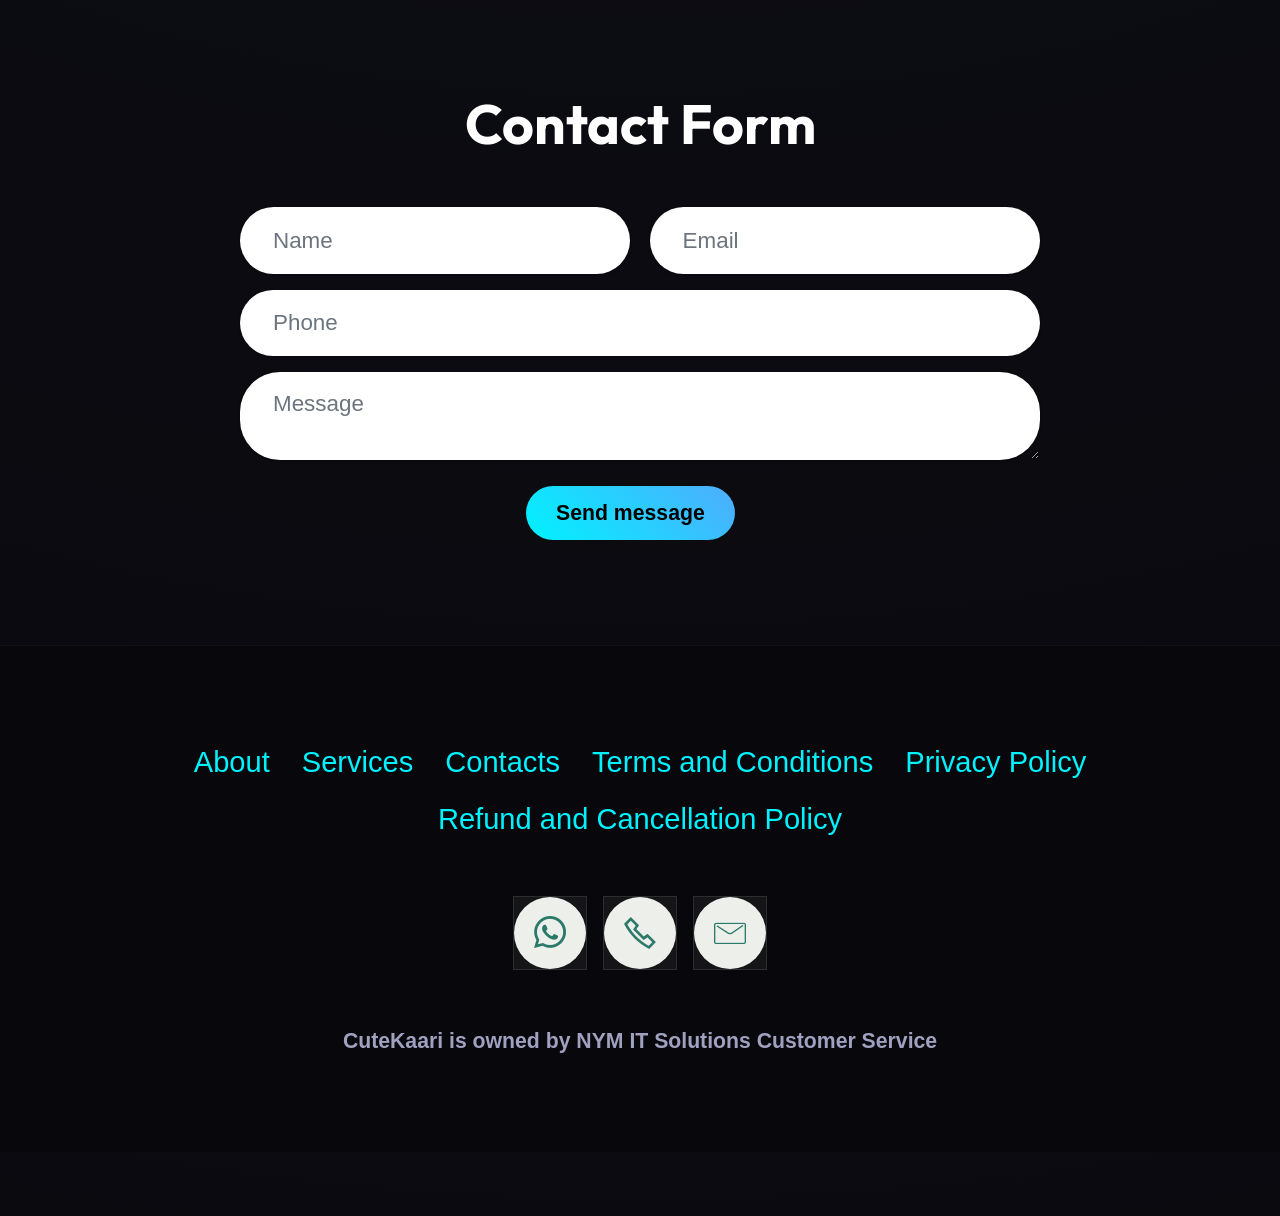
<file: Home.html>
<!DOCTYPE html>
<html>

<head>
  <!-- Site made with Mobirise Website Builder v6.0.1, https://mobirise.com -->
  <meta charset="UTF-8">
  <meta http-equiv="X-UA-Compatible" content="IE=edge">
  <meta name="generator" content="Mobirise v6.0.1, mobirise.com">
  <meta name="viewport" content="width=device-width, initial-scale=1, minimum-scale=1">
  <link rel="shortcut icon" href="assets/images/cute.jpeg" type="image/x-icon">
  <meta name="description" content="">


  <title>Home</title>

  


  <link rel="stylesheet" href="assets/web/assets/mobirise-icons2/mobirise2.css">
  <link rel="stylesheet" href="assets/web/assets/mobirise-icons/mobirise-icons.css">
  <link rel="stylesheet" href="assets/bootstrap/css/bootstrap.min.css">
  <link rel="stylesheet" href="assets/bootstrap/css/bootstrap-grid.min.css">
  <link rel="stylesheet" href="assets/bootstrap/css/bootstrap-reboot.min.css">
  <link rel="stylesheet" href="assets/parallax/jarallax.css">
  <link rel="stylesheet" href="assets/animatecss/animate.css">
  <link rel="stylesheet" href="assets/dropdown/css/style.css">
  <link rel="stylesheet" href="assets/socicon/css/styles.css">
  <link rel="stylesheet" href="assets/theme/css/style.css">
  <link rel="preconnect" href="https://fonts.googleapis.com">
  <link rel="preconnect" href="https://fonts.gstatic.com" crossorigin>
  <link
    href="https://fonts.googleapis.com/css2?family=Outfit:wght@300;400;600;800&family=Inter:wght@300;400;600&display=swap"
    rel="stylesheet">
  <link rel="preload" as="style" href="assets/mobirise/css/mbr-additional.css?v=xrlcCu">
  <link rel="stylesheet" href="assets/mobirise/css/mbr-additional.css?v=xrlcCu" type="text/css">





  <style>
    :root {
      --bg-dark: #0a0a0f;
      --bg-card: #161625;
      --accent-cyan: #00f2fe;
      --accent-blue: #4facfe;
      --glass-bg: rgba(10, 10, 15, 0.75);
      --text-main: #ffffff;
      --text-muted: #a0a0c0;
      --font-main: 'Outfit', sans-serif;
      --font-body: 'Inter', sans-serif;
    }

    body {
      font-family: var(--font-body) !important;
      background: radial-gradient(circle at 50% 50%, #1a1a2e 0%, #0a0a0f 100%) !important;
      color: var(--text-main) !important;
    }

    section {
      background: transparent !important;
    }

    /* Advanced Navbar Styles */
    .navbar-dropdown {
      background: var(--glass-bg) !important;
      backdrop-filter: blur(20px) saturate(180%);
      -webkit-backdrop-filter: blur(20px) saturate(180%);
      border: 1px solid rgba(0, 242, 254, 0.2);
      border-radius: 20px !important;
      margin: 15px 20px !important;
      width: calc(100% - 40px) !important;
      left: 0 !important;
      box-shadow: 0 10px 40px rgba(0, 0, 0, 0.4) !important;
      transition: all 0.4s cubic-bezier(0.165, 0.84, 0.44, 1);
    }

    .navbar-caption {
      background: linear-gradient(90deg, var(--accent-cyan), var(--accent-blue));
      -webkit-background-clip: text;
      -webkit-text-fill-color: transparent;
      font-weight: 900 !important;
      font-size: 2rem !important;
      letter-spacing: -1px;
      animation: gradientFlow 5s ease infinite;
      background-size: 200% auto;
    }

    @keyframes gradientFlow {
      0% {
        background-position: 0% 50%;
      }

      50% {
        background-position: 100% 50%;
      }

      100% {
        background-position: 0% 50%;
      }
    }

    .nav-link {
      color: #ffffff !important;
      font-weight: 600 !important;
      position: relative;
      transition: color 0.3s ease;
      opacity: 0.8;
    }

    .nav-link:hover {
      opacity: 1;
      color: var(--accent-cyan) !important;
    }

    .nav-link::after {
      content: '';
      position: absolute;
      width: 0;
      height: 2px;
      bottom: 0;
      left: 50%;
      background: linear-gradient(90deg, var(--accent-cyan), var(--accent-blue));
      transition: all 0.3s ease;
      transform: translateX(-50%);
    }

    .nav-link:hover::after {
      width: 80%;
    }

    .navbar-buttons .btn {
      background: linear-gradient(45deg, var(--accent-cyan), var(--accent-blue)) !important;
      border: none !important;
      color: #000 !important;
      font-weight: 700 !important;
      box-shadow: 0 4px 15px rgba(0, 242, 254, 0.3) !important;
      transform: scale(1);
      transition: all 0.3s cubic-bezier(0.175, 0.885, 0.32, 1.275);
    }

    .navbar-buttons .btn:hover {
      transform: scale(1.05) translateY(-2px);
      box-shadow: 0 8px 25px rgba(0, 242, 254, 0.5) !important;
    }

    /* Core Components */
    h1,
    h2,
    h3,
    h4,
    h5,
    h6,
    .mbr-section-title,
    .item-title {
      font-family: var(--font-main) !important;
      font-weight: 800 !important;
      color: #ffffff !important;
    }

    .mbr-text,
    p {
      color: var(--text-muted) !important;
    }

    .text-danger {
      color: var(--accent-cyan) !important;
    }

    .btn-danger,
    .btn-primary,
    .btn-success {
      background: linear-gradient(45deg, var(--accent-cyan), var(--accent-blue)) !important;
      border: none !important;
      color: #000 !important;
      border-radius: 50px !important;
      font-weight: 700 !important;
      padding: 12px 30px !important;
    }

    .item-wrapper {
      border-radius: 30px !important;
      background: var(--bg-card) !important;
      border: 1px solid rgba(255, 255, 255, 0.05);
      box-shadow: 0 20px 40px rgba(0, 0, 0, 0.3) !important;
      transition: all 0.3s ease;
    }

    .item-wrapper:hover {
      transform: translateY(-10px);
      box-shadow: 0 30px 60px rgba(0, 242, 254, 0.1) !important;
      border-color: rgba(0, 242, 254, 0.3);
    }

    .footer1 {
      background: #050508 !important;
      color: var(--text-muted) !important;
      border-top: 1px solid rgba(255, 255, 255, 0.05);
    }

    .mbr-overlay {
      background-color: var(--bg-dark) !important;
      opacity: 0.7 !important;
    }

    .social-row .soc-item {
      background: rgba(255, 255, 255, 0.05) !important;
      border: 1px solid rgba(255, 255, 255, 0.1);
    }

    .social-row .soc-item:hover {
      background: var(--accent-cyan) !important;
    }

    .social-row .soc-item:hover span {
      color: #000 !important;
    }
  </style>
</head>

<body>

  <section data-bs-version="5.1" class="menu menu2 cid-tJS6tZXiPa" once="menu" id="menu02-0">


    <nav class="navbar navbar-dropdown navbar-fixed-top navbar-expand-lg">
      <div class="container">
        <div class="navbar-brand">
          <span class="navbar-logo">
            <a href="Home.html#header05-1">
              <img src="assets/images/cute.jpeg" alt="CuteKaari" class="w-100"
                style="max-height: 100px; border-radius: 10px;">
            </a>
          </span>
          <span class="navbar-caption-wrap"><a class="navbar-caption text-danger display-4"
              href="Home.html#header05-1">CuteKaari</a></span>
        </div>
        <button class="navbar-toggler" type="button" data-toggle="collapse" data-bs-toggle="collapse"
          data-target="#navbarSupportedContent" data-bs-target="#navbarSupportedContent"
          aria-controls="navbarNavAltMarkup" aria-expanded="false" aria-label="Toggle navigation">
          <div class="hamburger">
            <span></span>
            <span></span>
            <span></span>
            <span></span>
          </div>
        </button>
        <div class="collapse navbar-collapse" id="navbarSupportedContent">
          <ul class="navbar-nav nav-dropdown" data-app-modern-menu="true">
            <li class="nav-item"><a class="nav-link link show text-white display-4" href="Home.html#header05-1">Home</a>
            </li>
            <li class="nav-item">
              <a class="nav-link link show text-white display-4" href="Home.html#header01-7"
                aria-expanded="false">About</a>
            </li>
            <li class="nav-item">
              <a class="nav-link link text-white display-4" href="Home.html#features04-w"
                aria-expanded="false">Services</a>
            </li>
            <li class="nav-item">
              <a class="nav-link link text-white display-4" href="Contact.html#contacts01-1o">Contacts</a>
            </li>
          </ul>

          <div class="navbar-buttons mbr-section-btn"><a class="btn btn-danger-outline display-4"
              href="https://play.google.com/store/apps/details?id=com.fl.koottukaari" target="_blank">Get it on Google
              Play</a></div>
        </div>
      </div>
    </nav>
  </section>

  <section data-bs-version="5.1" class="header5 cid-tJS6uM4N87" id="header05-1">




    <div class="topbg"></div>
    <div class="align-center container">
      <div class="row justify-content-center">
        <div class="col-md-12 col-lg-9">
          <h1 class="mbr-section-title mbr-fonts-style mb-4 display-2"><strong>Your Personalized Fitness Consultation
              Platform 💪🎯</strong></h1>
          <p class="mbr-text mbr-fonts-style mb-4 display-7">At CuteKaari, we offer one-on-one audio consultations with
            certified fitness consultants, sports experts, and health advisors—so you can get expert answers to all your
            fitness-related questions anytime, anywhere!<br><br>🚀 Need guidance on building the perfect workout
            plan?<br>🏋️ Curious about injury prevention techniques?<br>🥗 Looking for diet and nutrition advice that
            suits your goals?<br>⚡ Want to optimize your recovery and performance?<br><br>With our flexible
            pay-as-you-go model, you can choose your expert, ask your questions, and receive personalized advice—all
            through a convenient audio call, without long-term commitments. Get the clarity, motivation, and knowledge
            you need to take your fitness to the next level!<br><br>💡 Expert support at your fingertips. Start your
            journey with CuteKaari today!</p>
          <div class="mbr-section-btn mt-3"><a class="btn btn-primary display-7"
              href="https://play.google.com/store/apps/details?id=com.fl.koottukaari" target="_blank"><span
                class="mobi-mbri mobi-mbri-download mbr-iconfont mbr-iconfont-btn"></span>Install Now to Begin Your
              Journey with CuteKaari&nbsp;</a></div>
        </div>
      </div>
      <div class="row mt-5 justify-content-center">
        <div class="col-12 col-lg-12">
          <img src="assets/images/cute.jpeg" alt="CuteKaari" title="" class="w-100"
            style="border-radius: 30px; box-shadow: 0 20px 40px rgba(0,0,0,0.2);">
        </div>
      </div>
    </div>
  </section>

  <section data-bs-version="5.1" class="features4 cid-tMlEXTHLbS" id="features04-w">

    <div class="mbr-overlay"></div>
    <div class="container-fluid">
      <div class="row justify-content-center">
        <div class="col-12 content-head">
          <div class="mbr-section-head mb-5">
            <h4 class="mbr-section-title mbr-fonts-style align-center mb-0 display-2"><strong>Our Services</strong></h4>


          </div>
        </div>
      </div>
      <div class="row">
        <div class="item features-image col-12 col-md-6 col-lg-4 active">
          <div class="item-wrapper">
            <div class="item-img">
              <img src="assets/images/untitled-design-1755x1920.webp" alt="Mobirise Website Builder" data-slide-to="0"
                data-bs-slide-to="0">
            </div>
            <div class="item-content">
              <h5 class="item-title mbr-fonts-style display-5"><strong>Audio Consultations</strong></h5>

              <p class="mbr-text mbr-fonts-style display-7">
                Speak with our friendly consultants over a call and share your thoughts, concerns, or questions in a
                safe and private space.
              </p>

            </div>

          </div>
        </div>
        <div class="item features-image col-12 col-md-6 col-lg-4">
          <div class="item-wrapper">
            <div class="item-img">
              <img src="assets/images/untitled-design-1755x1920.webp" alt="Mobirise Website Builder" data-slide-to="1"
                data-bs-slide-to="1">
            </div>
            <div class="item-content">
              <h5 class="item-title mbr-fonts-style display-5"><strong>Language Selection 🌍</strong></h5>

              <p class="mbr-text mbr-fonts-style display-7">
                Choose your preferred language to speak with our fitness experts for a comfortable and personalized
                consultation experience.
              </p>

            </div>
          </div>
        </div>
        <div class="item features-image col-12 col-md-6 col-lg-4">
          <div class="item-wrapper">
            <div class="item-img">
              <img src="assets/images/untitled-design-1755x1920.webp" alt="Mobirise Website Builder" data-slide-to="2"
                data-bs-slide-to="2">
            </div>
            <div class="item-content">
              <h5 class="item-title mbr-fonts-style display-5"><strong>Easy Coin Recharge</strong></h5>

              <p class="mbr-text mbr-fonts-style display-7">Use our convenient coin system to book consultations.
                Recharge your balance with just a few taps using our popular plans.<br>
              </p>

            </div>
          </div>
        </div>


      </div>
    </div>
  </section>

  <section data-bs-version="5.1" class="header1 cid-tJS9vXDdRK mbr-fullscreen mbr-parallax-background" id="header01-7">



    <div class="mbr-overlay" style="opacity: 0.8; background-color: rgb(38, 38, 38);"></div>

    <div class="container-fluid">
      <div class="row justify-content-center">
        <div class="col-12 col-md-12 col-lg-6 image-wrapper">
          <img class="w-100" src="assets/images/cute.jpeg" alt="CuteKaari" style="border-radius: 20px;">
        </div>
        <div class="col-12 col-lg col-md-12">
          <div class="text-wrapper align-left">
            <h1 class="mbr-section-title mbr-fonts-style mb-4 display-2"><strong>About us</strong></h1>
            <p class="mbr-text mbr-fonts-style mb-4 display-7">At CuteKaari, we believe that the right guidance can
              transform your fitness journey. Our platform connects you with certified fitness consultants, sports
              experts, and health advisors through secure one-on-one audio consultations, helping you make informed
              decisions about your health and fitness.<br><br>Whether you need personalized workout guidance, injury
              prevention tips, nutrition advice, or recovery strategies, our experienced fitness professionals are here
              to provide expert insights and answer your questions. With our flexible pay-as-you-go model, you get
              on-demand fitness consultations without long-term commitments—just expert advice whenever you need
              it.<br><br>💡 Certified Experts. Personalized Guidance. Anytime, Anywhere.<br><br>Take the first step
              towards a stronger, healthier you with CuteKaari.<br><br>App designed &amp; developed by NYM IT Solutions
              Customer Service.</p>
            <div class="mbr-section-btn mt-3"><a class="btn btn-success display-7"
                href="https://play.google.com/store/apps/details?id=com.fl.koottukaari" target="_blank">Start now</a>
            </div>
          </div>
        </div>
      </div>
    </div>
  </section>

  <section data-bs-version="5.1" class="features15 cid-tLek7gQhG7" data-bg-video="https://vimeo.com/428046504"
    id="features015-m">


    <div class="mbr-fallback-image disabled"></div>
    <div class="mbr-overlay" style="opacity: 0.5; background-color: rgb(255, 255, 255);"></div>
    <div class="container">
      <div class="mbr-section-head mb-5">
        <h4 class="mbr-section-title mbr-fonts-style align-center mb-0 display-2">
          <strong>Why us?</strong>
        </h4>

      </div>
      <div class="row justify-content-center">
        <div class="item features-without-image col-12 col-lg-4 active">
          <div class="item-wrapper">
            <div class="img-wrapper">
              <img src="assets/images/mbr-171x128.webp" alt="Mobirise Website Builder" data-slide-to="0"
                data-bs-slide-to="0">
            </div>
            <div class="card-box">
              <h4 class="card-title mbr-fonts-style mb-3 display-5"><strong>✅ Certified Professionals</strong></h4>
              <h5 class="card-text mbr-fonts-style display-7">Connect with experienced consultants for expert guidance.
              </h5>
            </div>
          </div>
        </div>
        <div class="item features-without-image col-12 col-lg-4">
          <div class="item-wrapper">
            <div class="img-wrapper">
              <img src="assets/images/mbr-1-171x128.webp" alt="Mobirise Website Builder" data-slide-to="1"
                data-bs-slide-to="1">
            </div>
            <div class="card-box">
              <h4 class="card-title mbr-fonts-style mb-3 display-5"><strong>✅ Certified Fitness Experts</strong></h4>
              <h5 class="card-text mbr-fonts-style display-7">Get one-on-one guidance from experienced fitness
                consultants, sports specialists, and health advisors.</h5>
            </div>
          </div>
        </div>
        <div class="item features-without-image col-12 col-lg-4">
          <div class="item-wrapper">
            <div class="img-wrapper">
              <img src="assets/images/mbr-171x114.webp" alt="Mobirise Website Builder" data-slide-to="2"
                data-bs-slide-to="2">
            </div>
            <div class="card-box">
              <h4 class="card-title mbr-fonts-style mb-3 display-5"><strong>Easy Recharge System</strong></h4>
              <h5 class="card-text mbr-fonts-style display-7">Top up your wallet effortlessly with a variety of coin
                plans to suit your needs.</h5>
            </div>
          </div>
        </div>

      </div>
    </div>
  </section>

  <section data-bs-version="5.1" class="form5 cid-tJS9pBcTSa" id="form02-6">

    <div class="mbr-overlay"></div>
    <div class="container">
      <div class="mbr-section-head mb-5">
        <h3 class="mbr-section-title mbr-fonts-style align-center mb-0 display-2">
          <strong>Contact Form</strong>
        </h3>

      </div>
      <div class="row justify-content-center mt-4">
        <div class="col-lg-8 mx-auto mbr-form" data-form-type="formoid">
          <form action="https://mobirise.eu/" method="POST" class="mbr-form form-with-styler"
            data-form-title="Form Name"><input type="hidden" name="email" data-form-email="true"
              value="gxJ2V3S+qBU2c8TwLIqlGEDiqV6gI0i7kQg9PsdHON59u8cqsTt05kl8U+S5+Qvgu4pjkLpbq4AYUgfLQPqSAUNDym5i1yhhFqqEbypMXVzo2JFLnQVuJjqLTKaoyu7Y">
            <div class="row">
              <div hidden="hidden" data-form-alert="" class="alert alert-success col-12">Thanks for filling out the
                form!</div>
              <div hidden="hidden" data-form-alert-danger="" class="alert alert-danger col-12">
                Oops...! some problem!
              </div>
            </div>
            <div class="dragArea row">
              <div class="col-md col-sm-12 form-group mb-3" data-for="name">
                <input type="text" name="name" placeholder="Name" data-form-field="name" class="form-control" value=""
                  id="name-form02-6">
              </div>
              <div class="col-md col-sm-12 form-group mb-3" data-for="email">
                <input type="email" name="email" placeholder="Email" data-form-field="email" class="form-control"
                  value="" id="email-form02-6">
              </div>
              <div class="col-12 form-group mb-3" data-for="phone">
                <input type="tel" name="phone" placeholder="Phone" data-form-field="phone" class="form-control" value=""
                  id="phone-form02-6">
              </div>
              <div class="col-12 form-group mb-3" data-for="textarea">
                <textarea name="textarea" placeholder="Message" data-form-field="textarea" class="form-control"
                  id="textarea-form02-6"></textarea>
              </div>
              <div class="col-lg-12 col-md-12 col-sm-12 align-center mbr-section-btn"><button type="submit"
                  class="btn btn-primary display-7">Send message</button></div>
            </div>
          </form>
        </div>
      </div>
    </div>
  </section>

  <section data-bs-version="5.1" class="footer1 programm5 cid-tJS9NNcTLZ mbr-parallax-background" once="footers"
    id="footer03-8">



    <div class="mbr-overlay" style="opacity: 0.5; background-color: rgb(38, 38, 38);">
    </div>

    <div class="container">
      <div class="row">

        <div class="row-links mb-4">
          <ul class="header-menu">




            <li class="header-menu-item mbr-fonts-style display-5"><a href="Home.html#header01-7"
                class="text-danger text-primary">About</a></li>
            <li class="header-menu-item mbr-fonts-style display-5"><a href="Home.html#features04-w"
                class="text-danger text-primary">Services</a></li>
            <li class="header-menu-item mbr-fonts-style display-5"><a href="Contact.html#contacts01-1o"
                class="text-danger text-primary">Contacts</a></li>
            <li class="header-menu-item mbr-fonts-style display-5"><a href="Terms and Conditions.html#news04-20"
                class="text-danger text-primary">Terms and Conditions</a></li>
            <li class="header-menu-item mbr-fonts-style display-5"><a href="Privacy Policy.html#news04-22"
                class="text-danger text-primary">Privacy Policy</a></li>
            <li class="header-menu-item mbr-fonts-style display-5"><a
                href="Refund and Cancellation Policy.html#news04-24" class="text-danger text-primary">Refund and
                Cancellation Policy</a></li>
          </ul>
        </div>

        <div class="col-12">
          <div class="social-row">
            <div class="soc-item">
              <a href="tel:+919526134260">
                <span class="mbr-iconfont display-7 socicon-whatsapp socicon"></span>
              </a>
            </div>
            <div class="soc-item">
              <a href="tel:+919526134260">
                <span class="mbr-iconfont mobi-mbri-phone mobi-mbri"></span>
              </a>
            </div>
            <div class="soc-item">
              <a href="mailto:cutekaari2026@gmail.com">
                <span class="mbr-iconfont mbri-letter"></span>
              </a>
            </div>


          </div>
        </div>
        <div class="col-12 mt-5">
          <p class="mbr-fonts-style copyright display-7"><strong>CuteKaari is owned by NYM IT Solutions Customer
              Service</strong>
          </p>
        </div>
      </div>
    </div>
  </section>
  <section class="display-7"
    style="padding: 0;align-items: center;justify-content: center;flex-wrap: wrap;    align-content: center;display: flex;position: relative;height: 4rem;">
    <a href="https://mobiri.se/3636668" style="flex: 1 1;height: 4rem;position: absolute;width: 100%;z-index: 1;"><img
        alt="" style="height: 4rem;"
        src="[data-uri]"></a>
    <p style="margin: 0;text-align: center;" class="display-7">&#8204;</p><a style="z-index:1"
      href="https://mobirise.com/builder/ai-website-generator.html">AI Website Generator</a>
  </section>
  <script src="assets/bootstrap/js/bootstrap.bundle.min.js"></script>
  <script src="assets/parallax/jarallax.js"></script>
  <script src="assets/smoothscroll/smooth-scroll.js"></script>
  <script src="assets/ytplayer/index.js"></script>
  <script src="assets/dropdown/js/navbar-dropdown.js"></script>
  <script src="assets/vimeoplayer/player.js"></script>
  <script src="assets/theme/js/script.js"></script>
  <script src="assets/formoid/formoid.min.js"></script>


  <input name="animation" type="hidden">
</body>

</html>
</file>
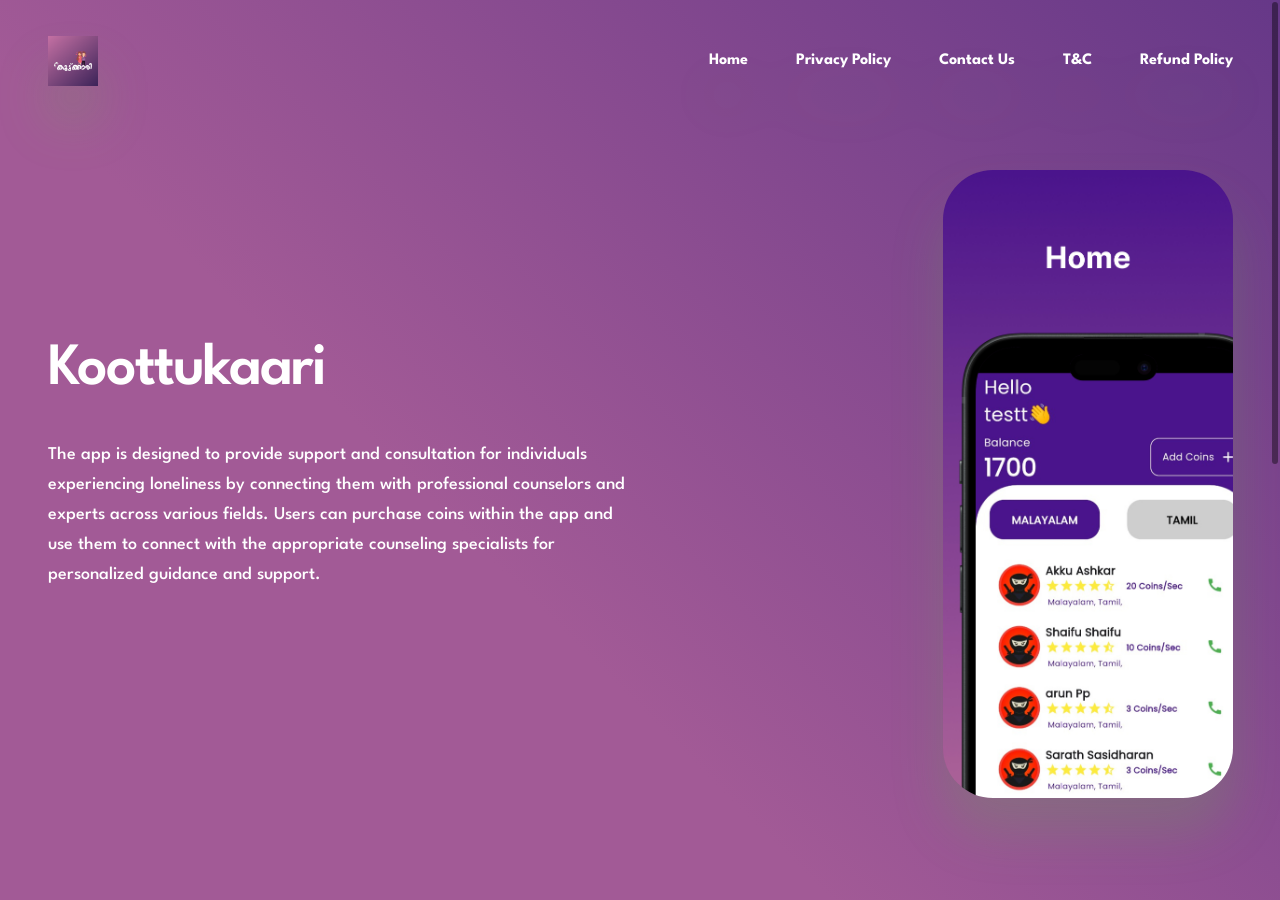
<file: index_old.html>
<!DOCTYPE html>
<html lang="en">


<head>
    <!--
    meta tags
    -->
    <meta charset="UTF-8">
    <meta http-equiv="X-UA-Compatible" content="IE=edge">
    <meta name="viewport" content="width=device-width, initial-scale=1.0">

    <!--
    title tag
    -->
    <title>Koottukaari</title>

    <!--
    favicon
    -->
    <link rel="apple-touch-icon" sizes="180x180" href="assets/images/logo.png">
    <link rel="icon" type="image/png" sizes="32x32" href="assets/images/logo.png">
    <link rel="icon" type="image/png" sizes="16x16" href="assets/images/logo.png">
    <link rel="manifest" href="assets/images/favicon/site.html">

    <!--
    stylesheets
    -->
    <link rel="preconnect" href="https://fonts.googleapis.com/">
    <link rel="preconnect" href="https://fonts.gstatic.com/" crossorigin>
    <link href="https://fonts.googleapis.com/css2?family=Spartan:wght@500;600;700&amp;display=swap" rel="stylesheet">
    <link rel="stylesheet" href="assets/css/bootstrap.min.css">
    <link rel="stylesheet" href="assets/css/glightbox.min.css">
    <link rel="stylesheet" href="assets/css/all.min.css">
    <link rel="stylesheet" href="assets/css/line-awesome.min.css">
    <link rel="stylesheet" href="assets/css/overlay-scrollbars.min.css">
    <link rel="stylesheet" href="assets/css/swiper-bundle.min.css">

    <link rel="stylesheet" href="assets/css/style.css">
</head>
<style>
    .navigation-logo,
    .logo,
    .logo-white {
        width: 5rem !important;
        height: 5rem !important;
    }

    .logo img,
    .logo-white img {
        width: -webkit-fill-available;
        height: -webkit-fill-available;
    }

    .drop-shadow {
        width: 29rem;
        border-radius: 5rem;
    }

    .background-pattern-gradient {
        background: linear-gradient(45deg, #a25a96 40%, #552e84 117%) !important;
    }
</style>

<body>

    <div class="main-wrapper">

        <!--
    preloader - start
    -->
        <!-- <div class="preloader">
        <div class="preloader-wrapper">
            <svg version="1.1" xmlns="http://www.w3.org/2000/svg" xmlns:xlink="http://www.w3.org/1999/xlink"
                viewBox="0 0 200 200">
            <g class="pre load6">
                <path fill="#1B1A1C" d="M124.5,57L124.5,57c0,3.9-3.1,7-7,7h-36c-3.9,0-7-3.1-7-7v0c0-3.9,3.1-7,7-7h36
                C121.4,50,124.5,53.1,124.5,57z"/>
                <path fill="#1B1A1C" d="M147.7,86.9L147.7,86.9c-2.7,2.7-7.2,2.7-9.9,0l-25.5-25.5c-2.7-2.7-2.7-7.2,0-9.9l0,0
                c2.7-2.7,7.2-2.7,9.9,0L147.7,77C150.5,79.8,150.5,84.2,147.7,86.9z"/>
                <path fill="#1B1A1C" d="M143,74.5L143,74.5c3.9,0,7,3.1,7,7v36c0,3.9-3.1,7-7,7l0,0c-3.9,0-7-3.1-7-7v-36
                C136,77.6,139.1,74.5,143,74.5z"/>
                <path fill="#1B1A1C" d="M148.4,112.4L148.4,112.4c2.7,2.7,2.7,7.2,0,9.9L123,147.7c-2.7,2.7-7.2,2.7-9.9,0h0c-2.7-2.7-2.7-7.2,0-9.9
                l25.5-25.5C141.3,109.6,145.7,109.6,148.4,112.4z"/>
                <path fill="#1B1A1C" d="M125.5,143L125.5,143c0,3.9-3.1,7-7,7h-36c-3.9,0-7-3.1-7-7l0,0c0-3.9,3.1-7,7-7h36 C122.4,136,125.5,139.1,125.5,143z"/>
                <path fill="#1B1A1C" d="M52.3,113.1L52.3,113.1c2.7-2.7,7.2-2.7,9.9,0l25.5,25.5c2.7,2.7,2.7,7.2,0,9.9h0c-2.7,2.7-7.2,2.7-9.9,0
                L52.3,123C49.5,120.2,49.5,115.8,52.3,113.1z"/>
                <path fill="#1B1A1C" d="M57,75.5L57,75.5c3.9,0,7,3.1,7,7v36c0,3.9-3.1,7-7,7h0c-3.9,0-7-3.1-7-7v-36C50,78.6,53.1,75.5,57,75.5z"/>
                <path fill="#1B1A1C" d="M86.9,52.3L86.9,52.3c2.7,2.7,2.7,7.2,0,9.9L61.5,87.6c-2.7,2.7-7.2,2.7-9.9,0l0,0c-2.7-2.7-2.7-7.2,0-9.9
                L77,52.3C79.8,49.5,84.2,49.5,86.9,52.3z"/>
            </g>
            </svg>
        </div>
    </div> -->
        <!--
    preloader - end
    -->

        <!--
    navigation - start
    -->
        <div class="navigation navigation-1">
            <div class="navigation-wrapper">
                <div class="container">
                    <div class="navigation-inner">
                        <div class="navigation-logo">
                            <a class="logo" href="index.html">
                                <img src="assets/images/logo.png" alt="orions-logo">
                            </a>
                            <a class="logo-white" href="index.html">
                                <img src="assets/images/logo.png" alt="orions-logo">
                            </a>
                        </div>
                        <div class="navigation-menu">
                            <div class="mobile-header">
                                <div class="logo">
                                    <a href="index.html">
                                        <img src="assets/images/logo.png" alt="image">
                                    </a>
                                </div>
                                <ul>
                                    <li class="close-button">
                                        <i class="fas fa-times"></i>
                                    </li>
                                </ul>
                            </div>
                            <ul class="parent">
                                <li>
                                    <a href="index.html" class="link-underline link-underline-1">
                                        <span>Home</span>
                                    </a>
                                </li>

                                <li>
                                    <a href="anent-privacy-policy.html" class="link-underline link-underline-1">
                                        <span>Privacy Policy</span>
                                    </a>
                                </li>
                                <li>
                                    <a href="Contact.html" class="link-underline link-underline-1">
                                        <span>Contact Us</span>
                                    </a>
                                </li>
                                <li>
                                    <a href="terms-and-conditions.html" class="link-underline link-underline-1">
                                        <span>T&C</span>
                                    </a>
                                </li>
                                <li>
                                    <a href="refund-policy.html" class="link-underline link-underline-1">
                                        <span>Refund Policy</span>
                                    </a>
                                </li>
                            </ul>
                            <div class="social">
                                <h6>Follow</h6>
                                <ul>
                                    <li>
                                        <a href="#">
                                            <i class="fab fa-twitter"></i>
                                        </a>
                                    </li>
                                    <li>
                                        <a href="#">
                                            <i class="fab fa-facebook"></i>
                                        </a>
                                    </li>
                                    <li>
                                        <a href="#">
                                            <i class="fab fa-linkedin"></i>
                                        </a>
                                    </li>
                                    <li>
                                        <a href="#">
                                            <i class="fab fa-youtube"></i>
                                        </a>
                                    </li>
                                </ul>
                            </div>
                            <div class="background-pattern">
                                <div class="background-pattern-img background-loop"
                                    style="background-image: url(assets/images/patterns/pattern.jpg);"></div>
                                <div class="background-pattern-gradient"></div>
                            </div>
                        </div>
                        <div class="navigation-bar">
                            <div></div>
                            <div></div>
                            <div></div>
                        </div>
                    </div>
                </div>
            </div>
        </div>
        <!--
    navigation - end
    -->

        <!--
    hero 1 - start
    -->
        <div class="hero hero-1" style="margin-bottom: 0;">
            <div class="hero-wrapper">
                <div class="container">
                    <div class="row">
                        <div class="col-lg-6 offset-lg-0 order-lg-1 col-10 offset-1 order-2">
                            <div class="hero-content c-white">
                                <h1>Koottukaari</h1>
                                <p class="large">The app is designed to provide support and consultation for individuals
                                    experiencing loneliness by connecting them with professional counselors and experts
                                    across various fields. Users can purchase coins within the app and use them to
                                    connect with the appropriate counseling specialists for personalized guidance and
                                    support.
                                <div class="download-button-group">
                                </div>
                            </div>
                        </div>
                        <div class="col-lg-6 offset-lg-0 order-lg-2 col-10 order-1">
                            <div class="hero-image">
                                <img class="drop-shadow" src="assets/images/hero-phone.jpg" alt="image">
                            </div>
                        </div>
                    </div>

                </div>
                <div class="background-pattern background-pattern-1">
                    <div class="" style=""></div>
                    <div class="background-pattern-gradient"></div>
                    <div class="background-pattern-bottom">
                        <div class="image" style=""></div>
                    </div>
                </div>
            </div>
        </div>
        <!--
    hero 1 - end
    -->
        <div class="hero hero-1" style="background-color: #8080802b;padding: 5rem;">
            <div class="hero-wrapper">
                <div class="container">
                    <h3 class="mb-5">NYM IT Solutions Customer Service</h3>
                    <p>NYM IT Solutions Customer Service is committed to improving mental well-being by bridging the gap
                        between individuals facing loneliness and experienced counseling professionals. Our platform
                        provides a safe and supportive environment where users can connect with the right experts to
                        share their concerns, receive guidance, and build meaningful relationships. By offering
                        personalized consultations and accessible support, we aim to empower individuals to overcome
                        loneliness and enhance their overall mental health and quality of life.</p>
                </div>
            </div>
        </div>


        <!--
    footer - start
    -->
        <footer class="footer">
            <div class="footer-wrapper" style="padding-top: 0;">
                <div class="container">
                    <div class="row">
                        <div class="col-lg-12 offset-lg-0 col-md-8 offset-md-2 col-10 offset-1">
                            <div class="footer-row">
                                <div class="footer-detail">
                                    <a href="#">
                                        <img src="assets/images/logo.png" alt="footer-logo"
                                            style="height: 5rem; width: 5rem;">
                                    </a>
                                    <p class="c-grey-1">koottukaari app is designed to provide support and consultation
                                        for individuals experiencing loneliness by connecting them with professional
                                        counselors and experts across various fields.</p>
                                    <div class="links">
                                        <a class="link-underline" href="#">
                                            <span>cutekaari2026@gmail.com</span>
                                        </a>
                                        <a class="link-underline" href="tel:+919526134260">
                                            <span>+91 95261 34260</span>
                                        </a>
                                    </div>
                                </div>
                                <div class="footer-list footer-social social-gradient">
                                    <h6>Follow</h6>
                                    <ul>
                                        <li class="twitter">
                                            <a href="#" class="link-underline">
                                                <i class="fab fa-twitter"></i>
                                                <span>Twitter</span>
                                            </a>
                                        </li>
                                        <li class="facebook">
                                            <a href="#" class="link-underline">
                                                <i class="fab fa-facebook"></i>
                                                <span>Facebook</span>
                                            </a>
                                        </li>
                                        <li class="linkedin">
                                            <a href="#" class="link-underline">
                                                <i class="fab fa-linkedin-in"></i>
                                                <span>Linkedin</span>
                                            </a>
                                        </li>
                                        <li class="youtube">
                                            <a href="#" class="link-underline">
                                                <i class="fab fa-youtube"></i>
                                                <span>Youtube</span>
                                            </a>
                                        </li>
                                    </ul>
                                </div>
                                <div class="footer-list">
                                    <h6>Menu</h6>
                                    <ul>
                                        <li>
                                            <a href="anent-privacy-policy.html" class="link-underline link-underline-1">
                                                <span>Privacy Policy</span>
                                            </a>
                                        </li>
                                        <li>
                                            <a href="terms-and-conditions.html" class="link-underline link-underline-1">
                                                <span>Terms & Conditions</span>
                                            </a>
                                        </li>
                                        <li>
                                            <a href="refund-policy.html" class="link-underline link-underline-1">
                                                <span>Refund Policy</span>
                                            </a>
                                        </li>

                                    </ul>
                                </div>

                            </div>
                        </div>
                    </div>
                    <div class="row">
                        <div class="col-lg-12 offset-lg-0 col-md-8 offset-md-2 col-10 offset-1">
                            <div class="footer-copyright c-grey-1">
                                <a>&copy; NYM IT Solutions Customer Service</a>
                            </div>
                        </div>
                    </div>
                </div>
                <div class="footer-pattern" style="background-image: url(assets/images/patterns/pattern-1.jpg)"></div>
            </div>
        </footer>
        <!--
    footer - end
    -->

    </div>

    <!--
    scripts
    -->
    <script src="assets/js/bootstrap.bundle.min.js"></script>
    <script src="assets/js/swiper-bundle.min.js"></script>
    <script src="assets/js/glightbox.min.js"></script>
    <script src="assets/js/overlay-scrollbars.min.js"></script>
    <script src="assets/js/gsap.min.js"></script>
    <script src="assets/js/main.js"></script>
</body>


</html>
</file>
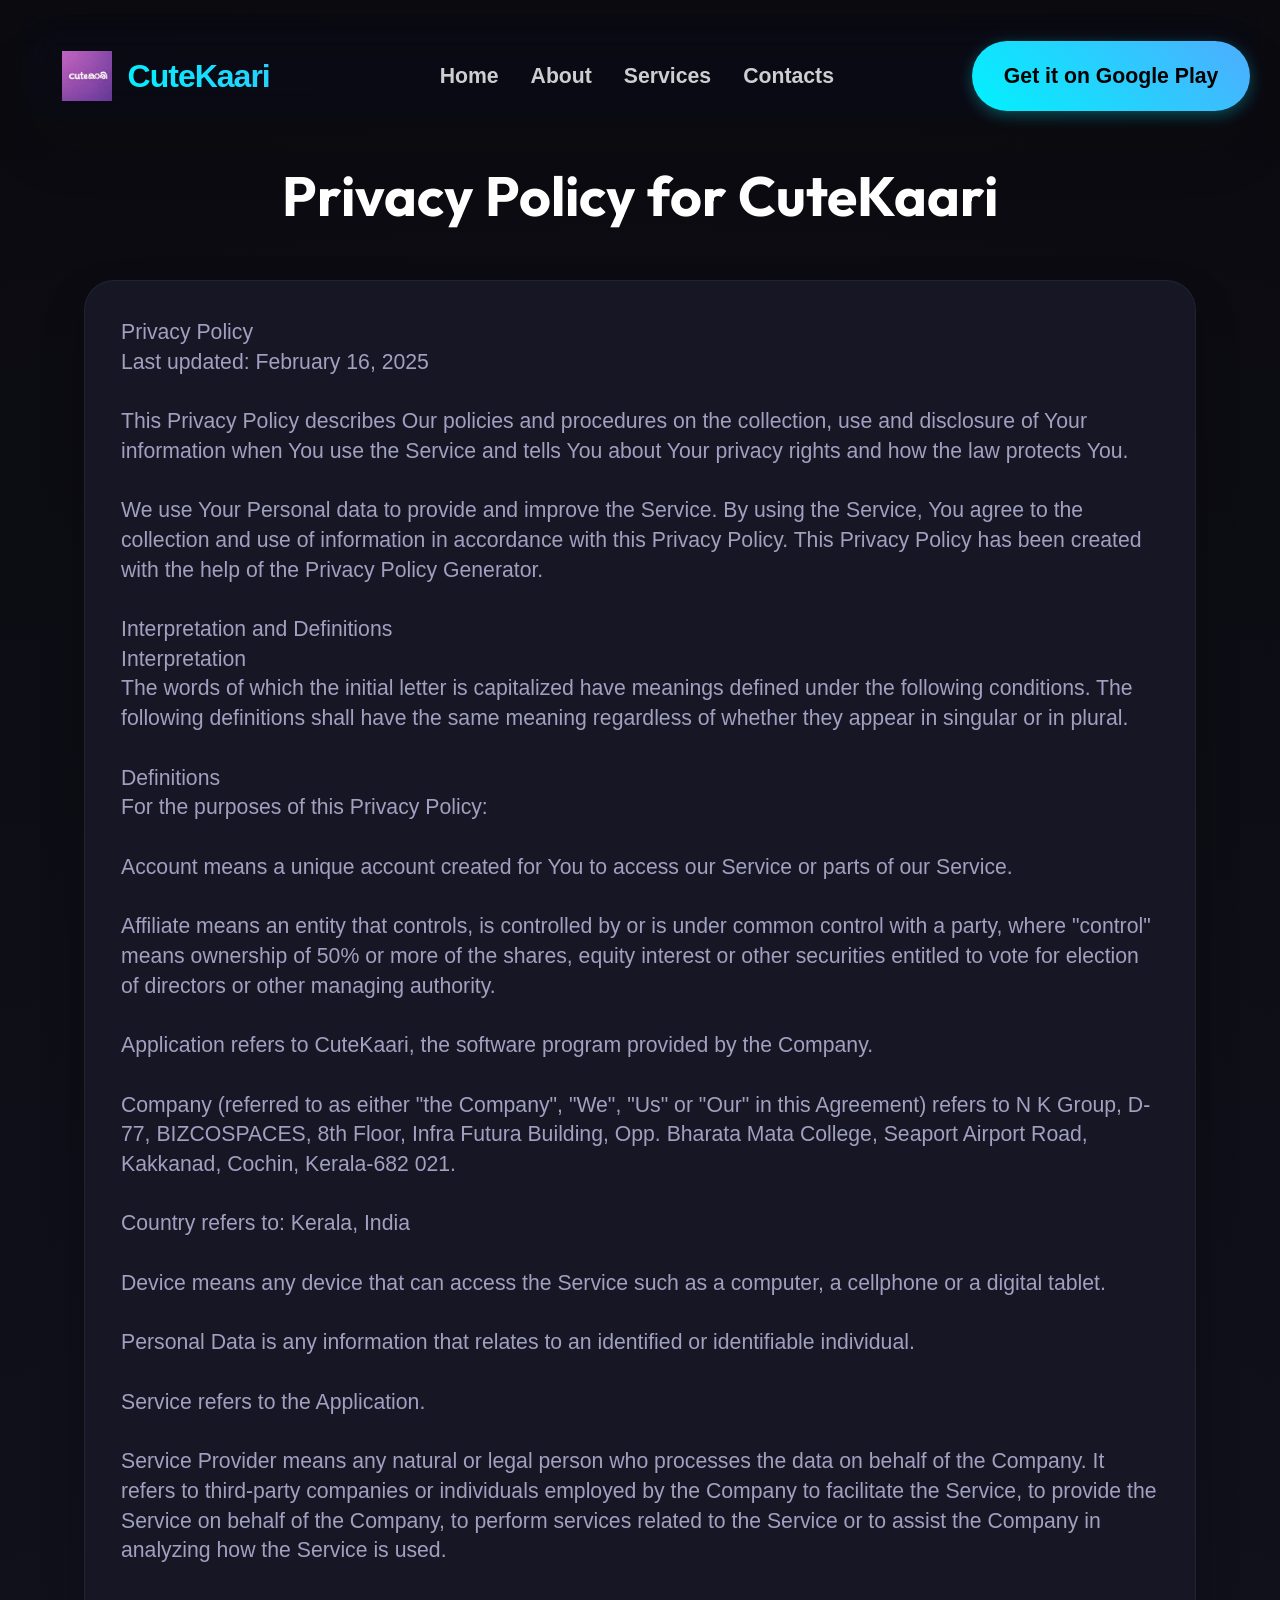
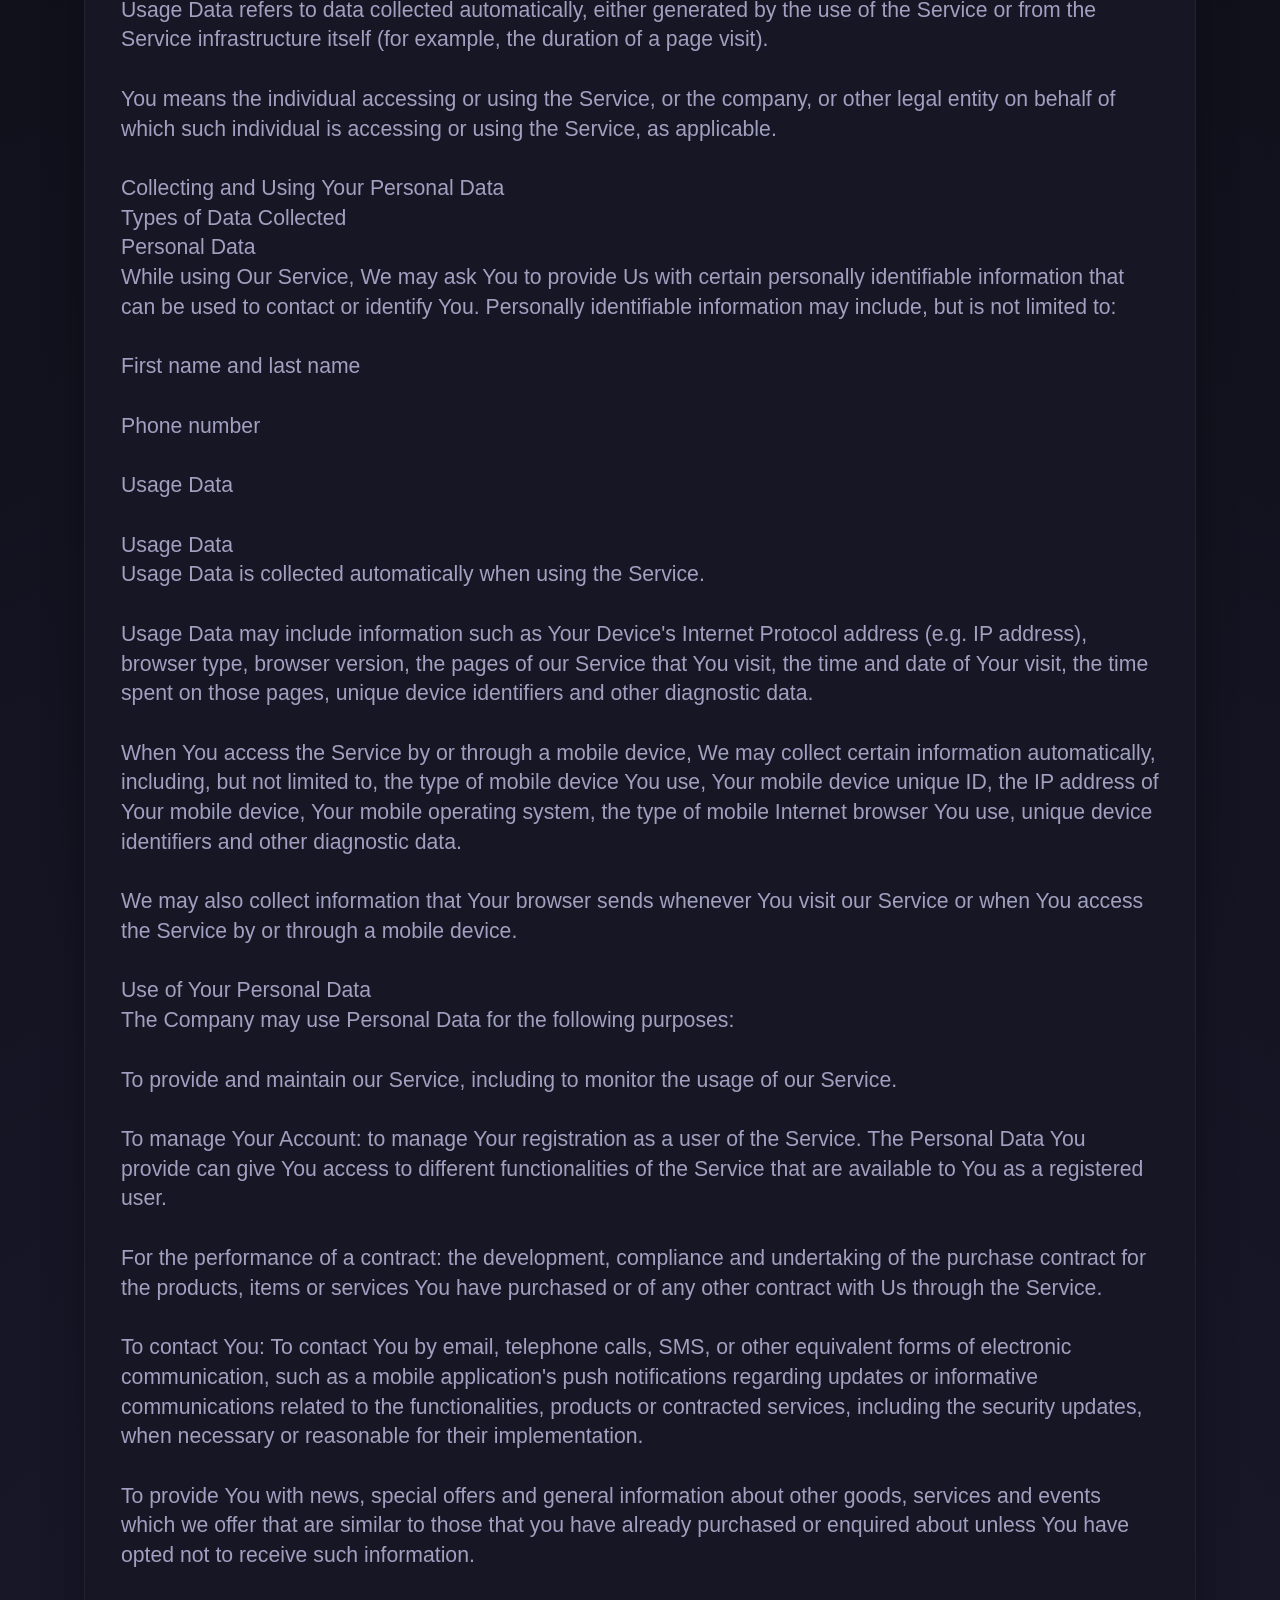
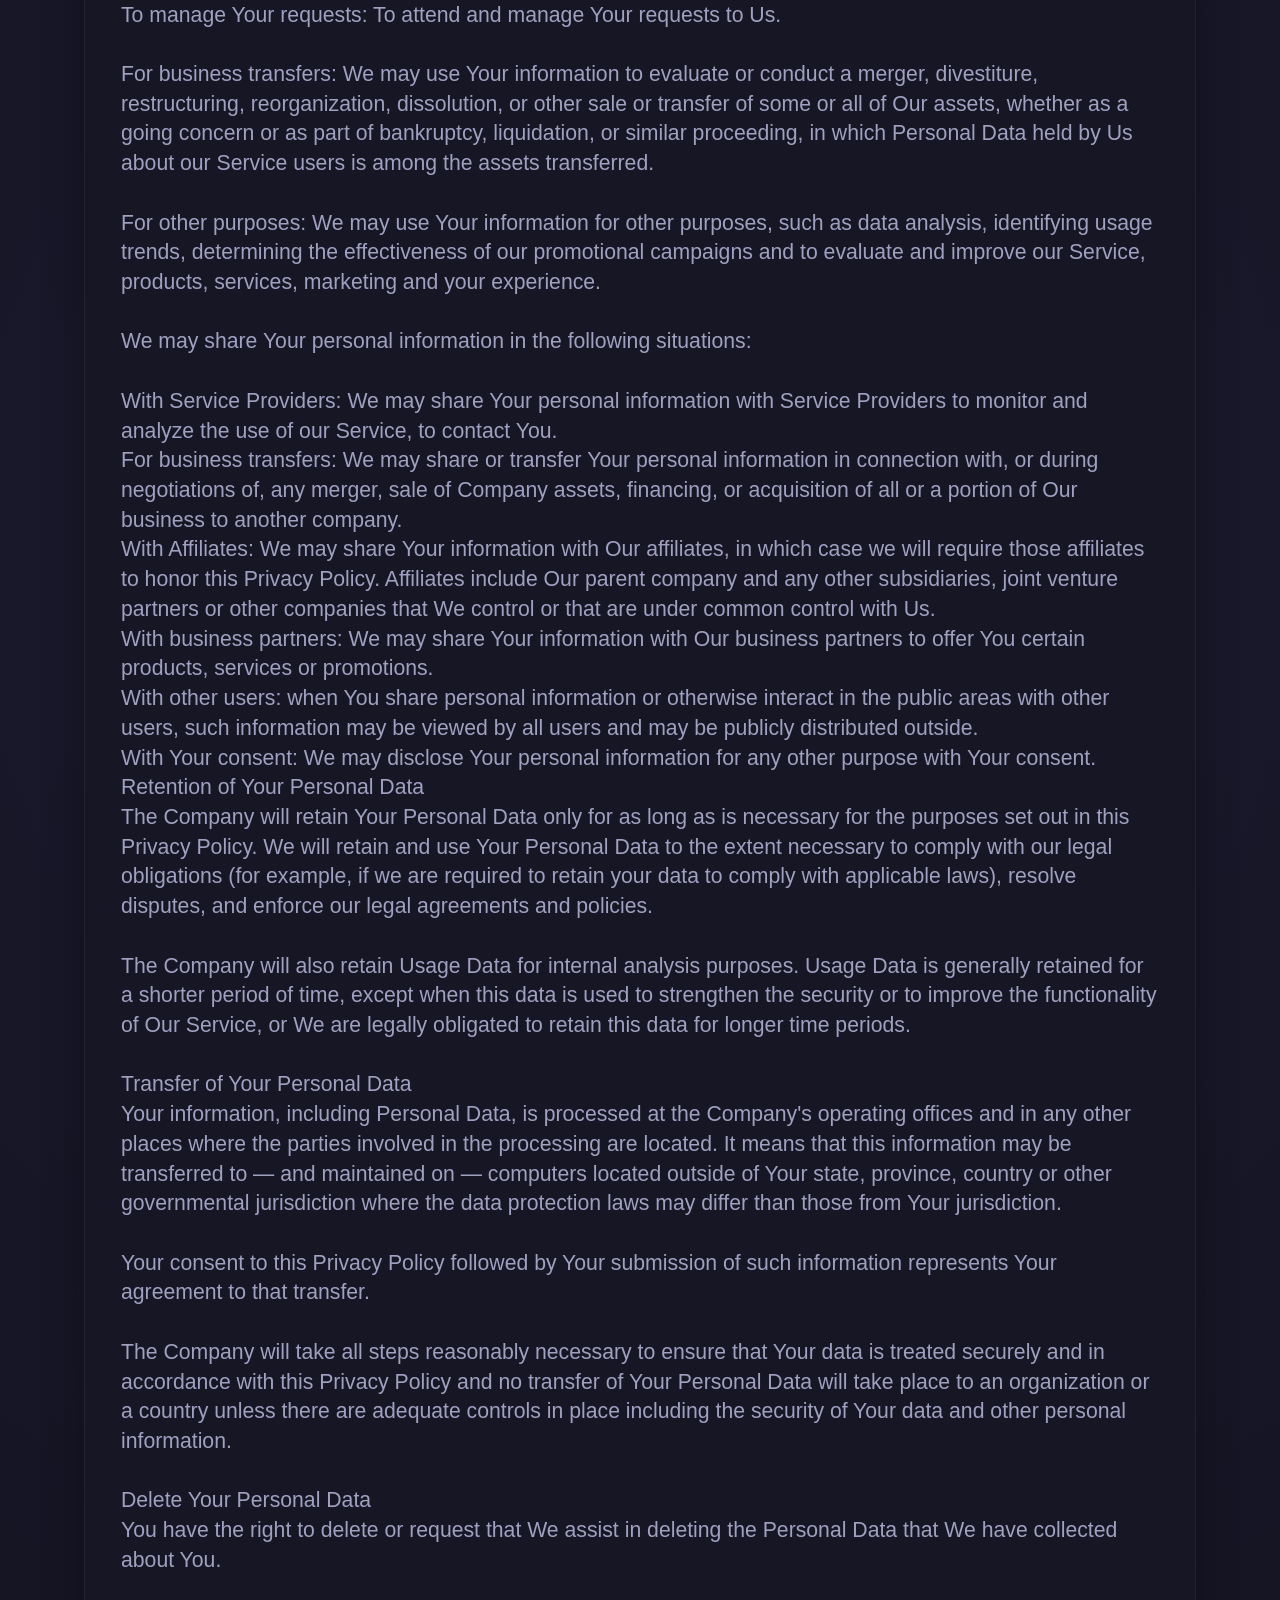
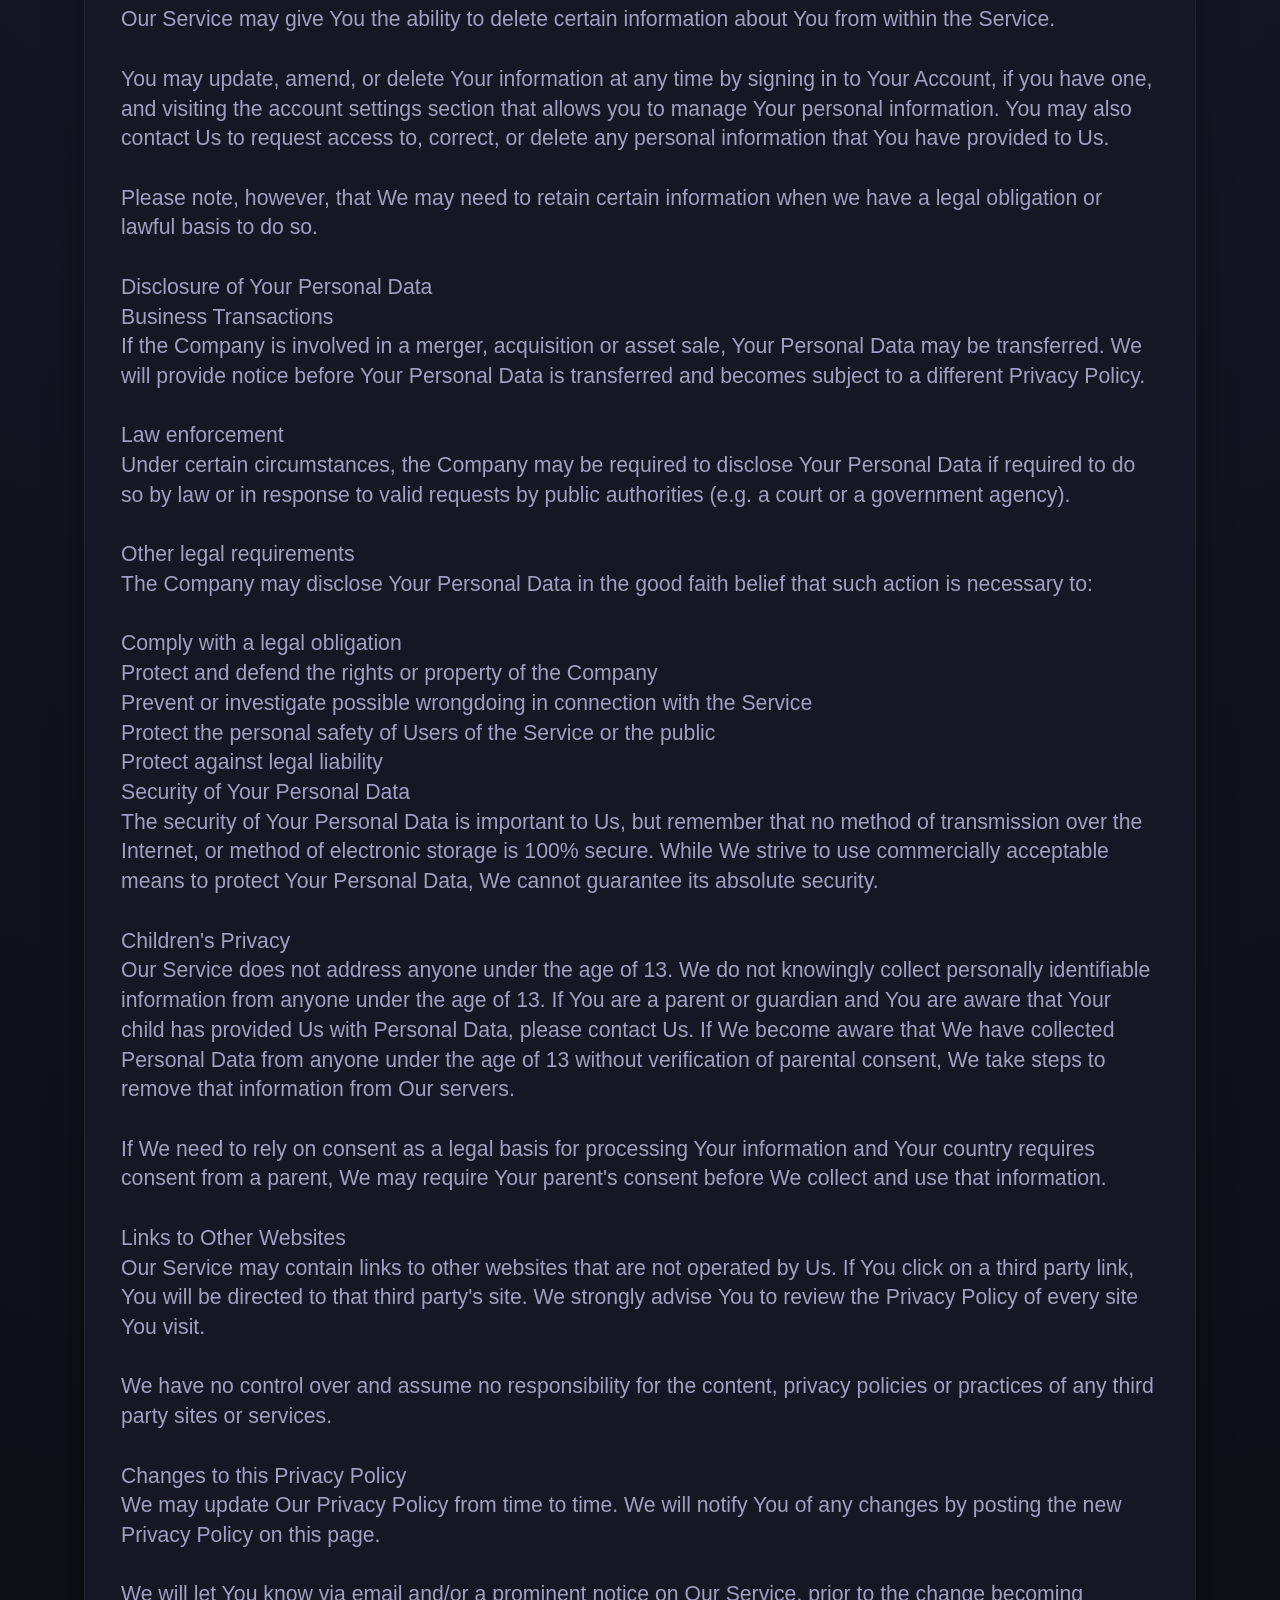
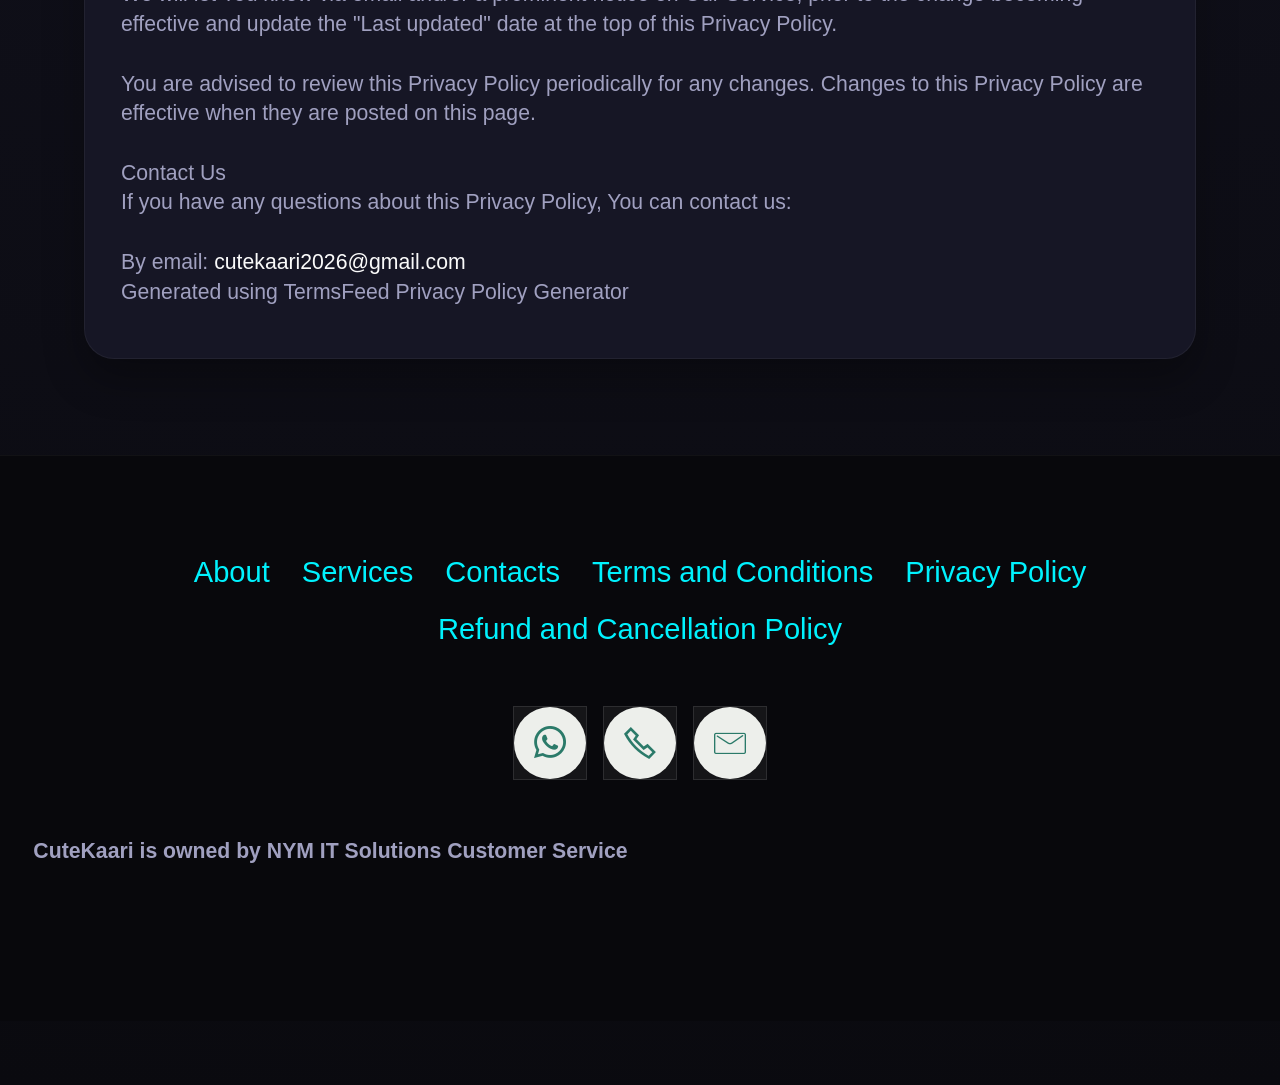
<file: Privacy Policy.html>
<!DOCTYPE html>
<html>

<head>
  <!-- Site made with Mobirise Website Builder v6.0.1, https://mobirise.com -->
  <meta charset="UTF-8">
  <meta http-equiv="X-UA-Compatible" content="IE=edge">
  <meta name="generator" content="Mobirise v6.0.1, mobirise.com">
  <meta name="viewport" content="width=device-width, initial-scale=1, minimum-scale=1">
  <link rel="shortcut icon" href="assets/images/cute.jpeg" type="image/x-icon">
  <meta name="description" content="">


  <title>Privacy Policy</title>
  <link rel="stylesheet" href="assets/web/assets/mobirise-icons2/mobirise2.css">
  <link rel="stylesheet" href="assets/web/assets/mobirise-icons/mobirise-icons.css">
  <link rel="stylesheet" href="assets/bootstrap/css/bootstrap.min.css">
  <link rel="stylesheet" href="assets/bootstrap/css/bootstrap-grid.min.css">
  <link rel="stylesheet" href="assets/bootstrap/css/bootstrap-reboot.min.css">
  <link rel="stylesheet" href="assets/parallax/jarallax.css">
  <link rel="stylesheet" href="assets/animatecss/animate.css">
  <link rel="stylesheet" href="assets/dropdown/css/style.css">
  <link rel="stylesheet" href="assets/socicon/css/styles.css">
  <link rel="stylesheet" href="assets/theme/css/style.css">
  <link rel="preconnect" href="https://fonts.googleapis.com">
  <link rel="preconnect" href="https://fonts.gstatic.com" crossorigin>
  <link
    href="https://fonts.googleapis.com/css2?family=Outfit:wght@300;400;600;800&family=Inter:wght@300;400;600&display=swap"
    rel="stylesheet">
  <link rel="preload" as="style" href="assets/mobirise/css/mbr-additional.css?v=RepDfq">
  <link rel="stylesheet" href="assets/mobirise/css/mbr-additional.css?v=RepDfq" type="text/css">





  <style>
    :root {
      --bg-dark: #0a0a0f;
      --bg-card: #161625;
      --accent-cyan: #00f2fe;
      --accent-blue: #4facfe;
      --glass-bg: rgba(10, 10, 15, 0.75);
      --text-main: #ffffff;
      --text-muted: #a0a0c0;
      --font-main: 'Outfit', sans-serif;
      --font-body: 'Inter', sans-serif;
    }

    body {
      font-family: var(--font-body) !important;
      background: radial-gradient(circle at 50% 50%, #1a1a2e 0%, #0a0a0f 100%) !important;
      color: var(--text-main) !important;
    }

    section {
      background: transparent !important;
    }

    /* Advanced Navbar Styles */
    .navbar-dropdown {
      background: var(--glass-bg) !important;
      backdrop-filter: blur(20px) saturate(180%);
      -webkit-backdrop-filter: blur(20px) saturate(180%);
      border: 1px solid rgba(0, 242, 254, 0.2);
      border-radius: 20px !important;
      margin: 15px 20px !important;
      width: calc(100% - 40px) !important;
      left: 0 !important;
      box-shadow: 0 10px 40px rgba(0, 0, 0, 0.4) !important;
      transition: all 0.4s cubic-bezier(0.165, 0.84, 0.44, 1);
    }

    .navbar-caption {
      background: linear-gradient(90deg, var(--accent-cyan), var(--accent-blue));
      -webkit-background-clip: text;
      -webkit-text-fill-color: transparent;
      font-weight: 900 !important;
      font-size: 2rem !important;
      letter-spacing: -1px;
      animation: gradientFlow 5s ease infinite;
      background-size: 200% auto;
    }

    @keyframes gradientFlow {
      0% {
        background-position: 0% 50%;
      }

      50% {
        background-position: 100% 50%;
      }

      100% {
        background-position: 0% 50%;
      }
    }

    .nav-link {
      color: #ffffff !important;
      font-weight: 600 !important;
      position: relative;
      transition: color 0.3s ease;
      opacity: 0.8;
    }

    .nav-link:hover {
      opacity: 1;
      color: var(--accent-cyan) !important;
    }

    .nav-link::after {
      content: '';
      position: absolute;
      width: 0;
      height: 2px;
      bottom: 0;
      left: 50%;
      background: linear-gradient(90deg, var(--accent-cyan), var(--accent-blue));
      transition: all 0.3s ease;
      transform: translateX(-50%);
    }

    .nav-link:hover::after {
      width: 80%;
    }

    .navbar-buttons .btn {
      background: linear-gradient(45deg, var(--accent-cyan), var(--accent-blue)) !important;
      border: none !important;
      color: #000 !important;
      font-weight: 700 !important;
      box-shadow: 0 4px 15px rgba(0, 242, 254, 0.3) !important;
      transform: scale(1);
      transition: all 0.3s cubic-bezier(0.175, 0.885, 0.32, 1.275);
    }

    .navbar-buttons .btn:hover {
      transform: scale(1.05) translateY(-2px);
      box-shadow: 0 8px 25px rgba(0, 242, 254, 0.5) !important;
    }

    /* Core Components */
    h1,
    h2,
    h3,
    h4,
    h5,
    h6,
    .mbr-section-title,
    .item-title {
      font-family: var(--font-main) !important;
      font-weight: 800 !important;
      color: #ffffff !important;
    }

    .mbr-text,
    p {
      color: var(--text-muted) !important;
    }

    .text-danger {
      color: var(--accent-cyan) !important;
    }

    .btn-danger,
    .btn-primary,
    .btn-success {
      background: linear-gradient(45deg, var(--accent-cyan), var(--accent-blue)) !important;
      border: none !important;
      color: #000 !important;
      border-radius: 50px !important;
      font-weight: 700 !important;
      padding: 12px 30px !important;
    }

    .item-wrapper {
      border-radius: 30px !important;
      background: var(--bg-card) !important;
      border: 1px solid rgba(255, 255, 255, 0.05);
      box-shadow: 0 20px 40px rgba(0, 0, 0, 0.3) !important;
      transition: all 0.3s ease;
    }

    .item-wrapper:hover {
      transform: translateY(-10px);
      box-shadow: 0 30px 60px rgba(0, 242, 254, 0.1) !important;
      border-color: rgba(0, 242, 254, 0.3);
    }

    .footer1 {
      background: #050508 !important;
      color: var(--text-muted) !important;
      border-top: 1px solid rgba(255, 255, 255, 0.05);
    }

    .mbr-overlay {
      background-color: var(--bg-dark) !important;
      opacity: 0.7 !important;
    }

    .social-row .soc-item {
      background: rgba(255, 255, 255, 0.05) !important;
      border: 1px solid rgba(255, 255, 255, 0.1);
    }

    .social-row .soc-item:hover {
      background: var(--accent-cyan) !important;
    }

    .social-row .soc-item:hover span {
      color: #000 !important;
    }
  </style>
</head>

<body>

  <section data-bs-version="5.1" class="menu menu2 cid-uwIZ96KnOk" once="menu" id="menu02-21">


    <nav class="navbar navbar-dropdown navbar-fixed-top navbar-expand-lg">
      <div class="container">
        <div class="navbar-brand">
          <span class="navbar-logo">
            <a href="Home.html#header05-1">
              <img src="assets/images/cute.jpeg" alt="CuteKaari" class="w-100"
                style="max-height: 100px; border-radius: 10px;">
            </a>
          </span>
          <span class="navbar-caption-wrap"><a class="navbar-caption text-danger display-4"
              href="Home.html#header05-1">CuteKaari</a></span>
        </div>
        <button class="navbar-toggler" type="button" data-toggle="collapse" data-bs-toggle="collapse"
          data-target="#navbarSupportedContent" data-bs-target="#navbarSupportedContent"
          aria-controls="navbarNavAltMarkup" aria-expanded="false" aria-label="Toggle navigation">
          <div class="hamburger">
            <span></span>
            <span></span>
            <span></span>
            <span></span>
          </div>
        </button>
        <div class="collapse navbar-collapse" id="navbarSupportedContent">
          <ul class="navbar-nav nav-dropdown" data-app-modern-menu="true">
            <li class="nav-item"><a class="nav-link link show text-white display-4" href="Home.html#header05-1">Home</a>
            </li>
            <li class="nav-item">
              <a class="nav-link link show text-white display-4" href="Home.html#header01-7"
                aria-expanded="false">About</a>
            </li>
            <li class="nav-item">
              <a class="nav-link link text-white display-4" href="Home.html#features04-w"
                aria-expanded="false">Services</a>
            </li>
            <li class="nav-item">
              <a class="nav-link link text-white display-4" href="Contact.html#contacts01-1o">Contacts</a>
            </li>
          </ul>

          <div class="navbar-buttons mbr-section-btn"><a class="btn btn-danger-outline display-4"
              href="https://play.google.com/store/apps/details?id=com.fl.koottukaari" target="_blank">Get it on Google
              Play</a></div>
        </div>
      </div>
    </nav>
  </section>

  <section data-bs-version="5.1" class="news04 cid-uwIZ97yndZ" id="news04-22">

    <div class="container">
      <div class="col-12 mb-5 content-head">
        <h3 class="mbr-section-title mbr-fonts-style align-center mb-0 display-2"><strong>Privacy Policy for
            CuteKaari</strong></h3>

      </div>
      <div class="row justify-content-center ">
        <div class="col-12 col-lg-11">
          <div class="item features-without-image col-12 active">
            <div class="item-wrapper">


              <p class="mbr-text mbr-fonts-style mt-0 mb-3 display-7">Privacy Policy
                <br>Last updated: February 16, 2025<br>
                <br>This Privacy Policy describes Our policies and procedures on the collection, use and disclosure of
                Your information when You use the Service and tells You about Your privacy rights and how the law
                protects You.
                <br>
                <br>We use Your Personal data to provide and improve the Service. By using the Service, You agree to the
                collection and use of information in accordance with this Privacy Policy. This Privacy Policy has been
                created with the help of the Privacy Policy Generator.
                <br>
                <br>Interpretation and Definitions
                <br>Interpretation
                <br>The words of which the initial letter is capitalized have meanings defined under the following
                conditions. The following definitions shall have the same meaning regardless of whether they appear in
                singular or in plural.
                <br>
                <br>Definitions
                <br>For the purposes of this Privacy Policy:
                <br>
                <br>Account means a unique account created for You to access our Service or parts of our Service.
                <br>
                <br>Affiliate means an entity that controls, is controlled by or is under common control with a party,
                where "control" means ownership of 50% or more of the shares, equity interest or other securities
                entitled to vote for election of directors or other managing authority.
                <br>
                <br>Application refers to CuteKaari, the software program provided by the Company.
                <br>
                <br>Company (referred to as either "the Company", "We", "Us" or "Our" in this Agreement) refers to N K
                Group, D-77, BIZCOSPACES, 8th Floor, Infra Futura Building, Opp. Bharata Mata College, Seaport Airport
                Road, Kakkanad, Cochin, Kerala-682 021.
                <br>
                <br>Country refers to: Kerala, India
                <br>
                <br>Device means any device that can access the Service such as a computer, a cellphone or a digital
                tablet.
                <br>
                <br>Personal Data is any information that relates to an identified or identifiable individual.
                <br>
                <br>Service refers to the Application.
                <br>
                <br>Service Provider means any natural or legal person who processes the data on behalf of the Company.
                It refers to third-party companies or individuals employed by the Company to facilitate the Service, to
                provide the Service on behalf of the Company, to perform services related to the Service or to assist
                the Company in analyzing how the Service is used.
                <br>
                <br>Usage Data refers to data collected automatically, either generated by the use of the Service or
                from the Service infrastructure itself (for example, the duration of a page visit).
                <br>
                <br>You means the individual accessing or using the Service, or the company, or other legal entity on
                behalf of which such individual is accessing or using the Service, as applicable.
                <br>
                <br>Collecting and Using Your Personal Data
                <br>Types of Data Collected
                <br>Personal Data
                <br>While using Our Service, We may ask You to provide Us with certain personally identifiable
                information that can be used to contact or identify You. Personally identifiable information may
                include, but is not limited to:
                <br>
                <br>First name and last name
                <br>
                <br>Phone number
                <br>
                <br>Usage Data
                <br>
                <br>Usage Data
                <br>Usage Data is collected automatically when using the Service.
                <br>
                <br>Usage Data may include information such as Your Device's Internet Protocol address (e.g. IP
                address), browser type, browser version, the pages of our Service that You visit, the time and date of
                Your visit, the time spent on those pages, unique device identifiers and other diagnostic data.
                <br>
                <br>When You access the Service by or through a mobile device, We may collect certain information
                automatically, including, but not limited to, the type of mobile device You use, Your mobile device
                unique ID, the IP address of Your mobile device, Your mobile operating system, the type of mobile
                Internet browser You use, unique device identifiers and other diagnostic data.
                <br>
                <br>We may also collect information that Your browser sends whenever You visit our Service or when You
                access the Service by or through a mobile device.
                <br>
                <br>Use of Your Personal Data
                <br>The Company may use Personal Data for the following purposes:
                <br>
                <br>To provide and maintain our Service, including to monitor the usage of our Service.
                <br>
                <br>To manage Your Account: to manage Your registration as a user of the Service. The Personal Data You
                provide can give You access to different functionalities of the Service that are available to You as a
                registered user.
                <br>
                <br>For the performance of a contract: the development, compliance and undertaking of the purchase
                contract for the products, items or services You have purchased or of any other contract with Us through
                the Service.
                <br>
                <br>To contact You: To contact You by email, telephone calls, SMS, or other equivalent forms of
                electronic communication, such as a mobile application's push notifications regarding updates or
                informative communications related to the functionalities, products or contracted services, including
                the security updates, when necessary or reasonable for their implementation.
                <br>
                <br>To provide You with news, special offers and general information about other goods, services and
                events which we offer that are similar to those that you have already purchased or enquired about unless
                You have opted not to receive such information.
                <br>
                <br>To manage Your requests: To attend and manage Your requests to Us.
                <br>
                <br>For business transfers: We may use Your information to evaluate or conduct a merger, divestiture,
                restructuring, reorganization, dissolution, or other sale or transfer of some or all of Our assets,
                whether as a going concern or as part of bankruptcy, liquidation, or similar proceeding, in which
                Personal Data held by Us about our Service users is among the assets transferred.
                <br>
                <br>For other purposes: We may use Your information for other purposes, such as data analysis,
                identifying usage trends, determining the effectiveness of our promotional campaigns and to evaluate and
                improve our Service, products, services, marketing and your experience.
                <br>
                <br>We may share Your personal information in the following situations:
                <br>
                <br>With Service Providers: We may share Your personal information with Service Providers to monitor and
                analyze the use of our Service, to contact You.
                <br>For business transfers: We may share or transfer Your personal information in connection with, or
                during negotiations of, any merger, sale of Company assets, financing, or acquisition of all or a
                portion of Our business to another company.
                <br>With Affiliates: We may share Your information with Our affiliates, in which case we will require
                those affiliates to honor this Privacy Policy. Affiliates include Our parent company and any other
                subsidiaries, joint venture partners or other companies that We control or that are under common control
                with Us.
                <br>With business partners: We may share Your information with Our business partners to offer You
                certain products, services or promotions.
                <br>With other users: when You share personal information or otherwise interact in the public areas with
                other users, such information may be viewed by all users and may be publicly distributed outside.
                <br>With Your consent: We may disclose Your personal information for any other purpose with Your
                consent.
                <br>Retention of Your Personal Data
                <br>The Company will retain Your Personal Data only for as long as is necessary for the purposes set out
                in this Privacy Policy. We will retain and use Your Personal Data to the extent necessary to comply with
                our legal obligations (for example, if we are required to retain your data to comply with applicable
                laws), resolve disputes, and enforce our legal agreements and policies.
                <br>
                <br>The Company will also retain Usage Data for internal analysis purposes. Usage Data is generally
                retained for a shorter period of time, except when this data is used to strengthen the security or to
                improve the functionality of Our Service, or We are legally obligated to retain this data for longer
                time periods.
                <br>
                <br>Transfer of Your Personal Data
                <br>Your information, including Personal Data, is processed at the Company's operating offices and in
                any other places where the parties involved in the processing are located. It means that this
                information may be transferred to — and maintained on — computers located outside of Your state,
                province, country or other governmental jurisdiction where the data protection laws may differ than
                those from Your jurisdiction.
                <br>
                <br>Your consent to this Privacy Policy followed by Your submission of such information represents Your
                agreement to that transfer.
                <br>
                <br>The Company will take all steps reasonably necessary to ensure that Your data is treated securely
                and in accordance with this Privacy Policy and no transfer of Your Personal Data will take place to an
                organization or a country unless there are adequate controls in place including the security of Your
                data and other personal information.
                <br>
                <br>Delete Your Personal Data
                <br>You have the right to delete or request that We assist in deleting the Personal Data that We have
                collected about You.
                <br>
                <br>Our Service may give You the ability to delete certain information about You from within the
                Service.
                <br>
                <br>You may update, amend, or delete Your information at any time by signing in to Your Account, if you
                have one, and visiting the account settings section that allows you to manage Your personal information.
                You may also contact Us to request access to, correct, or delete any personal information that You have
                provided to Us.
                <br>
                <br>Please note, however, that We may need to retain certain information when we have a legal obligation
                or lawful basis to do so.
                <br>
                <br>Disclosure of Your Personal Data
                <br>Business Transactions
                <br>If the Company is involved in a merger, acquisition or asset sale, Your Personal Data may be
                transferred. We will provide notice before Your Personal Data is transferred and becomes subject to a
                different Privacy Policy.
                <br>
                <br>Law enforcement
                <br>Under certain circumstances, the Company may be required to disclose Your Personal Data if required
                to do so by law or in response to valid requests by public authorities (e.g. a court or a government
                agency).
                <br>
                <br>Other legal requirements
                <br>The Company may disclose Your Personal Data in the good faith belief that such action is necessary
                to:
                <br>
                <br>Comply with a legal obligation
                <br>Protect and defend the rights or property of the Company
                <br>Prevent or investigate possible wrongdoing in connection with the Service
                <br>Protect the personal safety of Users of the Service or the public
                <br>Protect against legal liability
                <br>Security of Your Personal Data
                <br>The security of Your Personal Data is important to Us, but remember that no method of transmission
                over the Internet, or method of electronic storage is 100% secure. While We strive to use commercially
                acceptable means to protect Your Personal Data, We cannot guarantee its absolute security.
                <br>
                <br>Children's Privacy
                <br>Our Service does not address anyone under the age of 13. We do not knowingly collect personally
                identifiable information from anyone under the age of 13. If You are a parent or guardian and You are
                aware that Your child has provided Us with Personal Data, please contact Us. If We become aware that We
                have collected Personal Data from anyone under the age of 13 without verification of parental consent,
                We take steps to remove that information from Our servers.
                <br>
                <br>If We need to rely on consent as a legal basis for processing Your information and Your country
                requires consent from a parent, We may require Your parent's consent before We collect and use that
                information.
                <br>
                <br>Links to Other Websites
                <br>Our Service may contain links to other websites that are not operated by Us. If You click on a third
                party link, You will be directed to that third party's site. We strongly advise You to review the
                Privacy Policy of every site You visit.
                <br>
                <br>We have no control over and assume no responsibility for the content, privacy policies or practices
                of any third party sites or services.
                <br>
                <br>Changes to this Privacy Policy
                <br>We may update Our Privacy Policy from time to time. We will notify You of any changes by posting the
                new Privacy Policy on this page.
                <br>
                <br>We will let You know via email and/or a prominent notice on Our Service, prior to the change
                becoming effective and update the "Last updated" date at the top of this Privacy Policy.
                <br>
                <br>You are advised to review this Privacy Policy periodically for any changes. Changes to this Privacy
                Policy are effective when they are posted on this page.
                <br>
                <br>Contact Us
                <br>If you have any questions about this Privacy Policy, You can contact us:
                <br>
                <br>By email:<a href="mailto:cutekaari2026@gmail.com" class="text-white text-primary">
                  cutekaari2026@gmail.com</a>
                <br>Generated using TermsFeed Privacy Policy Generator
              </p>

            </div>
          </div>


        </div>
      </div>
    </div>
  </section>

  <section data-bs-version="5.1" class="footer1 programm5 cid-uDOdiiKuR5 mbr-parallax-background" once="footers"
    id="footer03-2a">



    <div class="mbr-overlay" style="opacity: 0.5; background-color: rgb(38, 38, 38);">
    </div>

    <div class="container">
      <div class="row">

        <div class="row-links mb-4">
          <ul class="header-menu">




            <li class="header-menu-item mbr-fonts-style display-5"><a href="Home.html#header01-7"
                class="text-danger text-primary">About</a></li>
            <li class="header-menu-item mbr-fonts-style display-5"><a href="Home.html#features04-w"
                class="text-danger text-primary">Services</a></li>
            <li class="header-menu-item mbr-fonts-style display-5"><a href="Contact.html#contacts01-1o"
                class="text-danger text-primary">Contacts</a></li>
            <li class="header-menu-item mbr-fonts-style display-5"><a href="Terms and Conditions.html#news04-20"
                class="text-danger text-primary">Terms and Conditions</a></li>
            <li class="header-menu-item mbr-fonts-style display-5"><a href="Privacy Policy.html#news04-22"
                class="text-danger text-primary">Privacy Policy</a></li>
            <li class="header-menu-item mbr-fonts-style display-5"><a
                href="Refund and Cancellation Policy.html#news04-24" class="text-danger text-primary">Refund and
                Cancellation Policy</a></li>
          </ul>
        </div>

        <div class="col-12">
          <div class="social-row">
            <div class="soc-item">
              <a href="tel:+919526134260">
                <span class="mbr-iconfont display-7 socicon-whatsapp socicon"></span>
              </a>
            </div>
            <div class="soc-item">
              <a href="tel:+919526134260">
                <span class="mbr-iconfont mobi-mbri-phone mobi-mbri"></span>
              </a>
            </div>
            <div class="soc-item">
              <a href="mailto:cutekaari@gmail.com">
                <span class="mbr-iconfont mbri-letter"></span>
              </a>
            </div>


          </div>
        </div>
        <div class="col-12 mt-5">
          <p class="mbr-fonts-style copyright display-7"><strong>CuteKaari is owned by NYM IT Solutions Customer
              Service&nbsp; &nbsp; &nbsp; &nbsp; &nbsp; &nbsp; &nbsp; &nbsp; &nbsp; &nbsp; &nbsp; &nbsp; &nbsp; &nbsp;
              &nbsp; &nbsp; &nbsp; &nbsp; &nbsp; &nbsp; &nbsp; &nbsp; &nbsp; &nbsp; &nbsp; &nbsp; &nbsp; &nbsp; &nbsp;
              &nbsp; &nbsp; &nbsp; &nbsp; &nbsp; &nbsp; &nbsp; &nbsp; &nbsp; &nbsp; &nbsp; &nbsp; &nbsp; &nbsp; &nbsp;
              &nbsp; &nbsp; &nbsp; &nbsp; &nbsp; &nbsp; &nbsp; &nbsp; &nbsp; &nbsp; &nbsp; &nbsp; &nbsp; &nbsp; &nbsp;
              &nbsp; &nbsp; &nbsp; &nbsp; &nbsp; &nbsp; &nbsp; &nbsp; &nbsp; &nbsp; &nbsp; &nbsp; &nbsp; &nbsp; &nbsp;
              &nbsp; &nbsp; &nbsp; &nbsp; &nbsp; &nbsp; &nbsp; &nbsp; &nbsp; &nbsp; &nbsp; &nbsp; &nbsp; &nbsp; &nbsp;
              &nbsp; &nbsp; &nbsp; &nbsp; &nbsp; &nbsp; &nbsp; &nbsp; &nbsp; &nbsp; &nbsp; &nbsp; &nbsp; &nbsp; &nbsp;
              &nbsp; &nbsp; &nbsp; &nbsp; &nbsp; &nbsp; &nbsp; &nbsp; &nbsp; &nbsp; &nbsp; &nbsp; &nbsp; &nbsp; &nbsp;
              &nbsp; &nbsp; &nbsp; &nbsp; &nbsp; &nbsp; &nbsp; &nbsp; &nbsp; &nbsp; &nbsp; &nbsp; &nbsp; &nbsp; &nbsp;
              &nbsp; &nbsp; &nbsp; &nbsp; &nbsp; &nbsp; &nbsp; &nbsp; &nbsp; &nbsp; &nbsp; &nbsp; &nbsp; &nbsp; &nbsp;
              &nbsp; &nbsp; &nbsp; &nbsp; &nbsp; &nbsp; &nbsp; &nbsp; &nbsp; &nbsp; &nbsp; &nbsp; &nbsp; &nbsp; &nbsp;
              &nbsp; &nbsp; &nbsp; &nbsp; &nbsp; &nbsp; &nbsp; &nbsp; &nbsp; &nbsp; &nbsp; &nbsp;</strong>
          </p>
        </div>
      </div>
    </div>
  </section>
  <section class="display-7"
    style="padding: 0;align-items: center;justify-content: center;flex-wrap: wrap;    align-content: center;display: flex;position: relative;height: 4rem;">
    <a href="https://mobiri.se/3636668" style="flex: 1 1;height: 4rem;position: absolute;width: 100%;z-index: 1;"><img
        alt="" style="height: 4rem;"
        src="[data-uri]"></a>
    <p style="margin: 0;text-align: center;" class="display-7">&#8204;</p><a style="z-index:1"
      href="https://mobirise.com/drag-drop-website-builder.html">Drag and Drop Website Builder</a>
  </section>
  <script src="assets/bootstrap/js/bootstrap.bundle.min.js"></script>
  <script src="assets/parallax/jarallax.js"></script>
  <script src="assets/smoothscroll/smooth-scroll.js"></script>
  <script src="assets/ytplayer/index.js"></script>
  <script src="assets/dropdown/js/navbar-dropdown.js"></script>
  <script src="assets/theme/js/script.js"></script>


  <input name="animation" type="hidden">
</body>

</html>
</file>
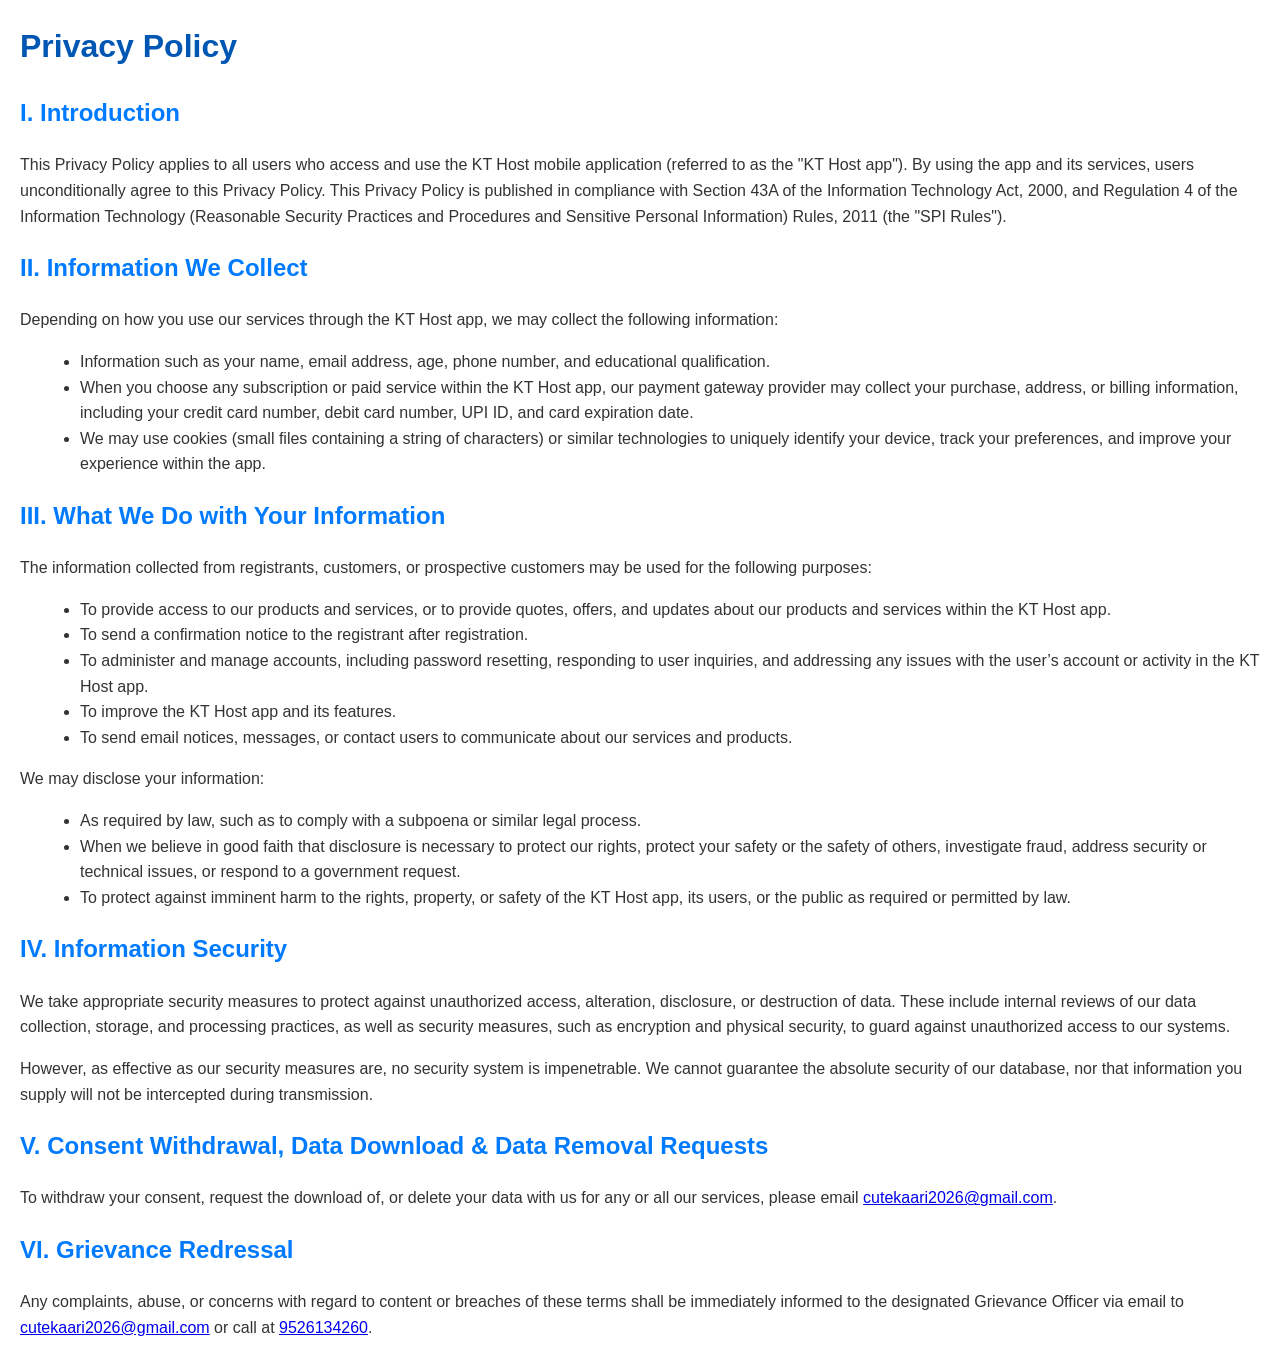
<file: privacypolicy.html>
<!DOCTYPE html>
<html lang="en">

<head>
    <meta charset="UTF-8">
    <meta name="viewport" content="width=device-width, initial-scale=1.0">
    <title>Privacy Policy - KT Host</title>
    <style>
        body {
            font-family: Arial, sans-serif;
            line-height: 1.6;
            margin: 20px;
            color: #333;
        }

        h1 {
            color: #0056b3;
        }

        h2 {
            color: #007bff;
            margin-top: 20px;
        }

        ul {
            margin-left: 20px;
        }

        p {
            margin-top: 10px;
        }
    </style>
</head>

<body>
    <h1>Privacy Policy</h1>

    <h2>I. Introduction</h2>
    <p>
        This Privacy Policy applies to all users who access and use the KT Host mobile application (referred to as the
        "KT Host app").
        By using the app and its services, users unconditionally agree to this Privacy Policy. This Privacy Policy is
        published in compliance
        with Section 43A of the Information Technology Act, 2000, and Regulation 4 of the Information Technology
        (Reasonable Security Practices
        and Procedures and Sensitive Personal Information) Rules, 2011 (the "SPI Rules").
    </p>

    <h2>II. Information We Collect</h2>
    <p>Depending on how you use our services through the KT Host app, we may collect the following information:</p>
    <ul>
        <li>Information such as your name, email address, age, phone number, and educational qualification.</li>
        <li>
            When you choose any subscription or paid service within the KT Host app, our payment gateway provider may
            collect your purchase,
            address, or billing information, including your credit card number, debit card number, UPI ID, and card
            expiration date.
        </li>
        <li>
            We may use cookies (small files containing a string of characters) or similar technologies to uniquely
            identify your device,
            track your preferences, and improve your experience within the app.
        </li>
    </ul>

    <h2>III. What We Do with Your Information</h2>
    <p>The information collected from registrants, customers, or prospective customers may be used for the following
        purposes:</p>
    <ul>
        <li>To provide access to our products and services, or to provide quotes, offers, and updates about our products
            and services within the KT Host app.</li>
        <li>To send a confirmation notice to the registrant after registration.</li>
        <li>To administer and manage accounts, including password resetting, responding to user inquiries, and
            addressing any issues with the user’s account or activity in the KT Host app.</li>
        <li>To improve the KT Host app and its features.</li>
        <li>To send email notices, messages, or contact users to communicate about our services and products.</li>
    </ul>
    <p>We may disclose your information:</p>
    <ul>
        <li>As required by law, such as to comply with a subpoena or similar legal process.</li>
        <li>When we believe in good faith that disclosure is necessary to protect our rights, protect your safety or the
            safety of others, investigate fraud, address security or technical issues, or respond to a government
            request.</li>
        <li>To protect against imminent harm to the rights, property, or safety of the KT Host app, its users, or the
            public as required or permitted by law.</li>
    </ul>

    <h2>IV. Information Security</h2>
    <p>
        We take appropriate security measures to protect against unauthorized access, alteration, disclosure, or
        destruction of data.
        These include internal reviews of our data collection, storage, and processing practices, as well as security
        measures, such as
        encryption and physical security, to guard against unauthorized access to our systems.
    </p>
    <p>
        However, as effective as our security measures are, no security system is impenetrable. We cannot guarantee the
        absolute security
        of our database, nor that information you supply will not be intercepted during transmission.
    </p>

    <h2>V. Consent Withdrawal, Data Download & Data Removal Requests</h2>
    <p>
        To withdraw your consent, request the download of, or delete your data with us for any or all our services,
        please email <a href="mailto:cutekaari2026@gmail.com">cutekaari2026@gmail.com</a>.
    </p>

    <h2>VI. Grievance Redressal</h2>
    <p>
        Any complaints, abuse, or concerns with regard to content or breaches of these terms shall be immediately
        informed to the designated
        Grievance Officer via email to <a href="mailto:cutekaari2026@gmail.com">cutekaari2026@gmail.com</a> or call
        at <a href="tel:+9526134260">9526134260</a>.
    </p>
</body>

</html>
</file>
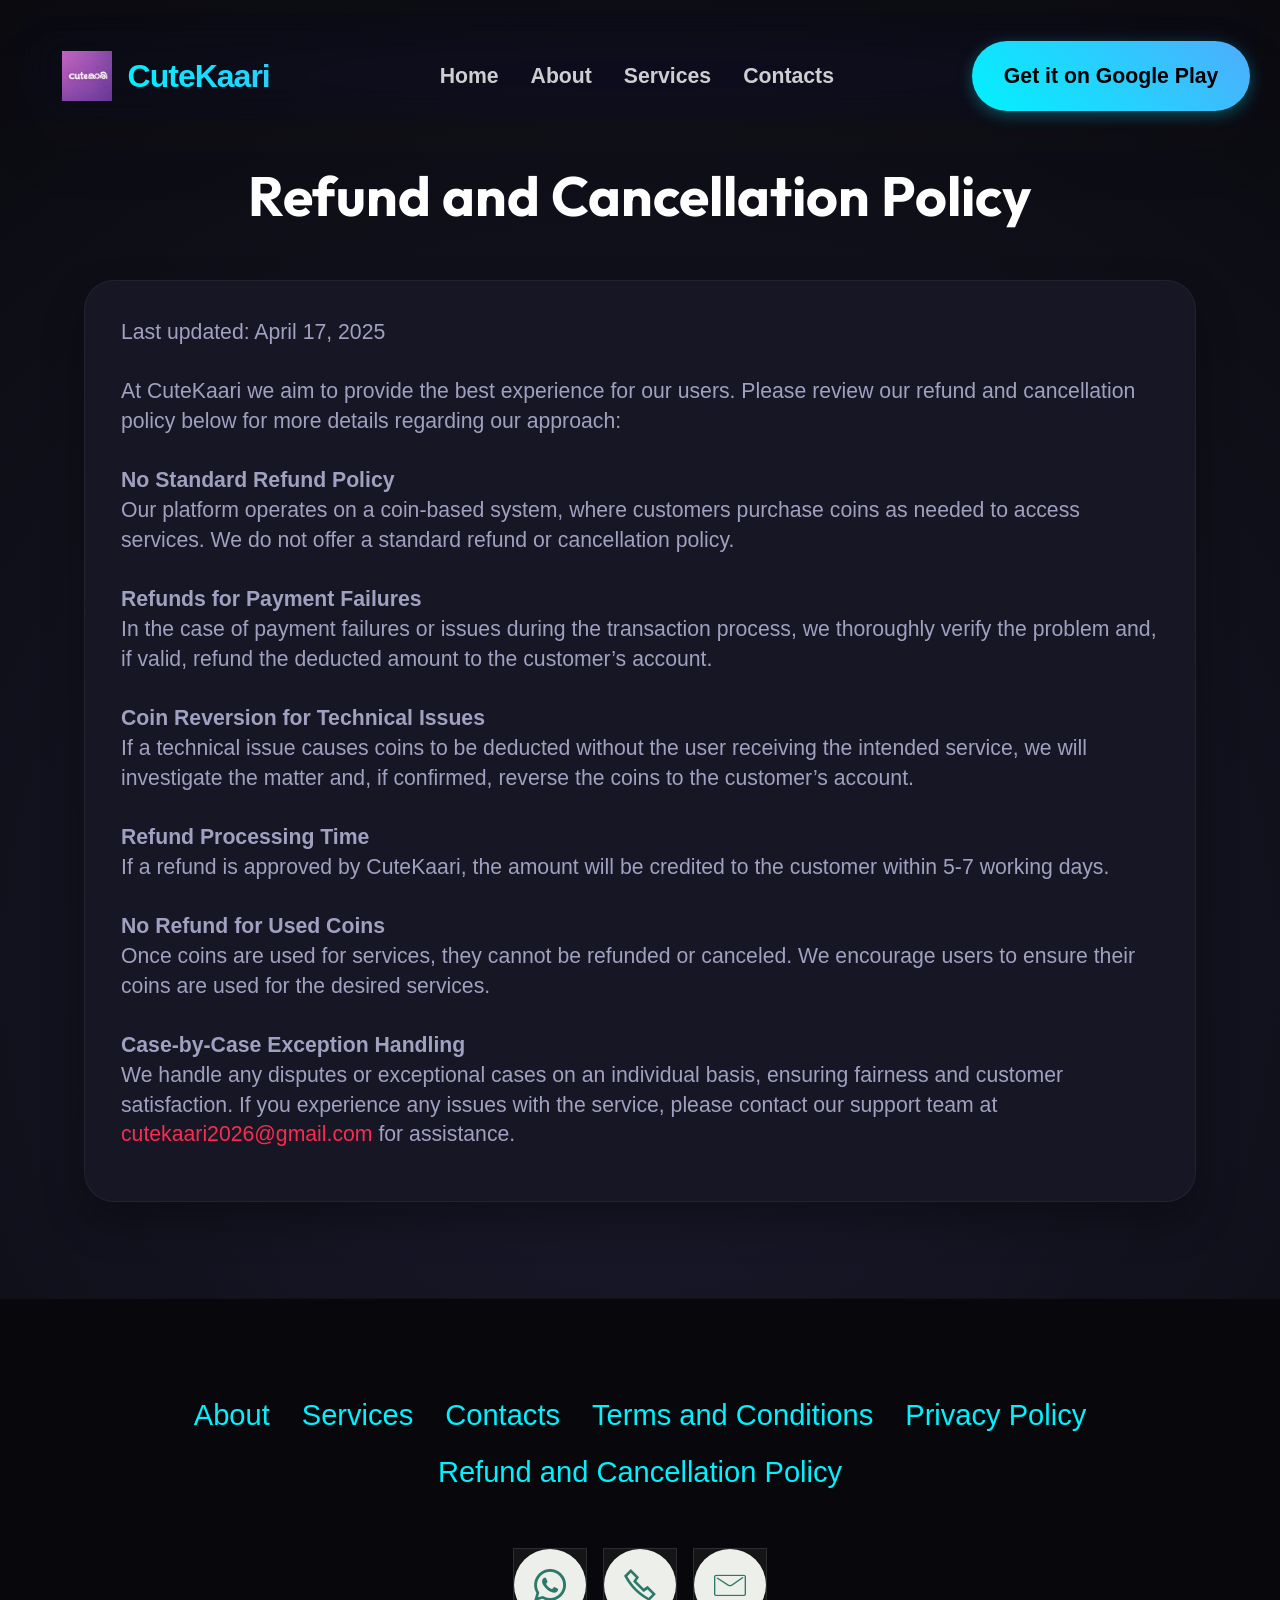
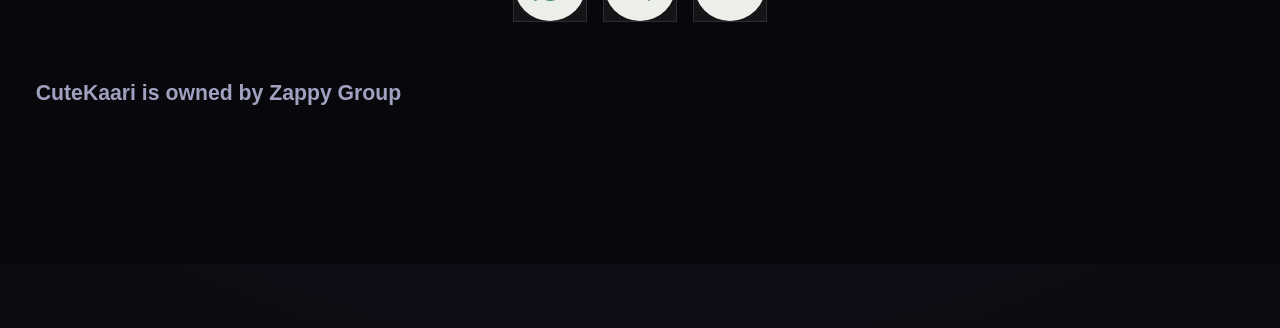
<file: Refund and Cancellation Policy.html>
<!DOCTYPE html>
<html>

<head>
  <!-- Site made with Mobirise Website Builder v6.0.1, https://mobirise.com -->
  <meta charset="UTF-8">
  <meta http-equiv="X-UA-Compatible" content="IE=edge">
  <meta name="generator" content="Mobirise v6.0.1, mobirise.com">
  <meta name="viewport" content="width=device-width, initial-scale=1, minimum-scale=1">
  <link rel="shortcut icon" href="assets/images/cute.jpeg" type="image/x-icon">
  <meta name="description" content="">


  <title>Refund and Cancellation Policy</title>
  <link rel="stylesheet" href="assets/web/assets/mobirise-icons2/mobirise2.css">
  <link rel="stylesheet" href="assets/web/assets/mobirise-icons/mobirise-icons.css">
  <link rel="stylesheet" href="assets/bootstrap/css/bootstrap.min.css">
  <link rel="stylesheet" href="assets/bootstrap/css/bootstrap-grid.min.css">
  <link rel="stylesheet" href="assets/bootstrap/css/bootstrap-reboot.min.css">
  <link rel="stylesheet" href="assets/parallax/jarallax.css">
  <link rel="stylesheet" href="assets/animatecss/animate.css">
  <link rel="stylesheet" href="assets/dropdown/css/style.css">
  <link rel="stylesheet" href="assets/socicon/css/styles.css">
  <link rel="stylesheet" href="assets/theme/css/style.css">
  <link rel="preconnect" href="https://fonts.googleapis.com">
  <link rel="preconnect" href="https://fonts.gstatic.com" crossorigin>
  <link
    href="https://fonts.googleapis.com/css2?family=Outfit:wght@300;400;600;800&family=Inter:wght@300;400;600&display=swap"
    rel="stylesheet">
  <link rel="preload" as="style" href="assets/mobirise/css/mbr-additional.css?v=r8Lq2q">
  <link rel="stylesheet" href="assets/mobirise/css/mbr-additional.css?v=r8Lq2q" type="text/css">





  <style>
    :root {
      --bg-dark: #0a0a0f;
      --bg-card: #161625;
      --accent-cyan: #00f2fe;
      --accent-blue: #4facfe;
      --glass-bg: rgba(10, 10, 15, 0.75);
      --text-main: #ffffff;
      --text-muted: #a0a0c0;
      --font-main: 'Outfit', sans-serif;
      --font-body: 'Inter', sans-serif;
    }

    body {
      font-family: var(--font-body) !important;
      background: radial-gradient(circle at 50% 50%, #1a1a2e 0%, #0a0a0f 100%) !important;
      color: var(--text-main) !important;
    }

    section {
      background: transparent !important;
    }

    /* Advanced Navbar Styles */
    .navbar-dropdown {
      background: var(--glass-bg) !important;
      backdrop-filter: blur(20px) saturate(180%);
      -webkit-backdrop-filter: blur(20px) saturate(180%);
      border: 1px solid rgba(0, 242, 254, 0.2);
      border-radius: 20px !important;
      margin: 15px 20px !important;
      width: calc(100% - 40px) !important;
      left: 0 !important;
      box-shadow: 0 10px 40px rgba(0, 0, 0, 0.4) !important;
      transition: all 0.4s cubic-bezier(0.165, 0.84, 0.44, 1);
    }

    .navbar-caption {
      background: linear-gradient(90deg, var(--accent-cyan), var(--accent-blue));
      -webkit-background-clip: text;
      -webkit-text-fill-color: transparent;
      font-weight: 900 !important;
      font-size: 2rem !important;
      letter-spacing: -1px;
      animation: gradientFlow 5s ease infinite;
      background-size: 200% auto;
    }

    @keyframes gradientFlow {
      0% {
        background-position: 0% 50%;
      }

      50% {
        background-position: 100% 50%;
      }

      100% {
        background-position: 0% 50%;
      }
    }

    .nav-link {
      color: #ffffff !important;
      font-weight: 600 !important;
      position: relative;
      transition: color 0.3s ease;
      opacity: 0.8;
    }

    .nav-link:hover {
      opacity: 1;
      color: var(--accent-cyan) !important;
    }

    .nav-link::after {
      content: '';
      position: absolute;
      width: 0;
      height: 2px;
      bottom: 0;
      left: 50%;
      background: linear-gradient(90deg, var(--accent-cyan), var(--accent-blue));
      transition: all 0.3s ease;
      transform: translateX(-50%);
    }

    .nav-link:hover::after {
      width: 80%;
    }

    .navbar-buttons .btn {
      background: linear-gradient(45deg, var(--accent-cyan), var(--accent-blue)) !important;
      border: none !important;
      color: #000 !important;
      font-weight: 700 !important;
      box-shadow: 0 4px 15px rgba(0, 242, 254, 0.3) !important;
      transform: scale(1);
      transition: all 0.3s cubic-bezier(0.175, 0.885, 0.32, 1.275);
    }

    .navbar-buttons .btn:hover {
      transform: scale(1.05) translateY(-2px);
      box-shadow: 0 8px 25px rgba(0, 242, 254, 0.5) !important;
    }

    /* Core Components */
    h1,
    h2,
    h3,
    h4,
    h5,
    h6,
    .mbr-section-title,
    .item-title {
      font-family: var(--font-main) !important;
      font-weight: 800 !important;
      color: #ffffff !important;
    }

    .mbr-text,
    p {
      color: var(--text-muted) !important;
    }

    .text-danger {
      color: var(--accent-cyan) !important;
    }

    .btn-danger,
    .btn-primary,
    .btn-success {
      background: linear-gradient(45deg, var(--accent-cyan), var(--accent-blue)) !important;
      border: none !important;
      color: #000 !important;
      border-radius: 50px !important;
      font-weight: 700 !important;
      padding: 12px 30px !important;
    }

    .item-wrapper {
      border-radius: 30px !important;
      background: var(--bg-card) !important;
      border: 1px solid rgba(255, 255, 255, 0.05);
      box-shadow: 0 20px 40px rgba(0, 0, 0, 0.3) !important;
      transition: all 0.3s ease;
    }

    .item-wrapper:hover {
      transform: translateY(-10px);
      box-shadow: 0 30px 60px rgba(0, 242, 254, 0.1) !important;
      border-color: rgba(0, 242, 254, 0.3);
    }

    .footer1 {
      background: #050508 !important;
      color: var(--text-muted) !important;
      border-top: 1px solid rgba(255, 255, 255, 0.05);
    }

    .mbr-overlay {
      background-color: var(--bg-dark) !important;
      opacity: 0.7 !important;
    }

    .social-row .soc-item {
      background: rgba(255, 255, 255, 0.05) !important;
      border: 1px solid rgba(255, 255, 255, 0.1);
    }

    .social-row .soc-item:hover {
      background: var(--accent-cyan) !important;
    }

    .social-row .soc-item:hover span {
      color: #000 !important;
    }
  </style>
</head>

<body>

  <section data-bs-version="5.1" class="menu menu2 cid-uxid8A9oje" once="menu" id="menu02-23">


    <nav class="navbar navbar-dropdown navbar-fixed-top navbar-expand-lg">
      <div class="container">
        <div class="navbar-brand">
          <span class="navbar-logo">
            <a href="Home.html#header05-1">
              <img src="assets/images/cute.jpeg" alt="CuteKaari" class="w-100"
                style="max-height: 100px; border-radius: 10px;">
            </a>
          </span>
          <span class="navbar-caption-wrap"><a class="navbar-caption text-danger display-4"
              href="Home.html#header05-1">CuteKaari</a></span>
        </div>
        <button class="navbar-toggler" type="button" data-toggle="collapse" data-bs-toggle="collapse"
          data-target="#navbarSupportedContent" data-bs-target="#navbarSupportedContent"
          aria-controls="navbarNavAltMarkup" aria-expanded="false" aria-label="Toggle navigation">
          <div class="hamburger">
            <span></span>
            <span></span>
            <span></span>
            <span></span>
          </div>
        </button>
        <div class="collapse navbar-collapse" id="navbarSupportedContent">
          <ul class="navbar-nav nav-dropdown" data-app-modern-menu="true">
            <li class="nav-item"><a class="nav-link link show text-white display-4" href="Home.html#header05-1">Home</a>
            </li>
            <li class="nav-item">
              <a class="nav-link link show text-white display-4" href="Home.html#header01-7"
                aria-expanded="false">About</a>
            </li>
            <li class="nav-item">
              <a class="nav-link link text-white display-4" href="Home.html#features04-w"
                aria-expanded="false">Services</a>
            </li>
            <li class="nav-item">
              <a class="nav-link link text-white display-4" href="Contact.html#contacts01-1o">Contacts</a>
            </li>
          </ul>

          <div class="navbar-buttons mbr-section-btn"><a class="btn btn-danger-outline display-4"
              href="https://play.google.com/store/apps/details?id=com.fl.koottukaari" target="_blank">Get it on Google
              Play</a></div>
        </div>
      </div>
    </nav>
  </section>

  <section data-bs-version="5.1" class="news04 cid-uxid8ARepm" id="news04-24">

    <div class="container">
      <div class="col-12 mb-5 content-head">
        <h3 class="mbr-section-title mbr-fonts-style align-center mb-0 display-2"><strong>Refund and Cancellation
            Policy</strong></h3>

      </div>
      <div class="row justify-content-center ">
        <div class="col-12 col-lg-11">
          <div class="item features-without-image col-12 active">
            <div class="item-wrapper">


              <p class="mbr-text mbr-fonts-style mt-0 mb-3 display-7">Last updated: April 17, 2025<br><br>At CuteKaari
                we aim to provide the best experience for our users. Please review our refund and cancellation policy
                below for more details regarding our approach:<br><br><strong>No Standard Refund Policy</strong><br>Our
                platform operates on a coin-based system, where customers purchase coins as needed to access services.
                We do not offer a standard refund or cancellation policy.<br><br><strong>Refunds for Payment
                  Failures</strong><br>In the case of payment failures or issues during the transaction process, we
                thoroughly verify the problem and, if valid, refund the deducted amount to the customer’s
                account.<br><br><strong>Coin Reversion for Technical Issues</strong><br>If a technical issue causes
                coins to be deducted without the user receiving the intended service, we will investigate the matter
                and, if confirmed, reverse the coins to the customer’s account.<br><br><strong>Refund Processing
                  Time</strong><br>If a refund is approved by CuteKaari, the amount will be credited to the customer
                within 5-7 working days.<br><br><strong>No Refund for Used Coins</strong><br>Once coins are used for
                services, they cannot be refunded or canceled. We encourage users to ensure their coins are used for the
                desired services.<br><br><strong>Case-by-Case Exception Handling</strong><br>We handle any disputes or
                exceptional cases on an individual basis, ensuring fairness and customer satisfaction. If you experience
                any issues with the service, please contact our support team at <a href="mailto:cutekaari2026@gmail.com"
                  class="text-primary">cutekaari2026@gmail.com</a> for assistance.<br></p>

            </div>
          </div>


        </div>
      </div>
    </div>
  </section>

  <section data-bs-version="5.1" class="footer1 programm5 cid-uDOdevRlHf mbr-parallax-background" once="footers"
    id="footer03-29">



    <div class="mbr-overlay" style="opacity: 0.5; background-color: rgb(38, 38, 38);">
    </div>

    <div class="container">
      <div class="row">

        <div class="row-links mb-4">
          <ul class="header-menu">




            <li class="header-menu-item mbr-fonts-style display-5"><a href="Home.html#header01-7"
                class="text-danger text-primary">About</a></li>
            <li class="header-menu-item mbr-fonts-style display-5"><a href="Home.html#features04-w"
                class="text-danger text-primary">Services</a></li>
            <li class="header-menu-item mbr-fonts-style display-5"><a href="Contact.html#contacts01-1o"
                class="text-danger text-primary">Contacts</a></li>
            <li class="header-menu-item mbr-fonts-style display-5"><a href="Terms and Conditions.html#news04-20"
                class="text-danger text-primary">Terms and Conditions</a></li>
            <li class="header-menu-item mbr-fonts-style display-5"><a href="Privacy Policy.html#news04-22"
                class="text-danger text-primary">Privacy Policy</a></li>
            <li class="header-menu-item mbr-fonts-style display-5"><a
                href="Refund and Cancellation Policy.html#news04-24" class="text-danger text-primary">Refund and
                Cancellation Policy</a></li>
          </ul>
        </div>

        <div class="col-12">
          <div class="social-row">
            <div class="soc-item">
              <a href="tel:+919526134260">
                <span class="mbr-iconfont display-7 socicon-whatsapp socicon"></span>
              </a>
            </div>
            <div class="soc-item">
              <a href="tel:+919526134260">
                <span class="mbr-iconfont mobi-mbri-phone mobi-mbri"></span>
              </a>
            </div>
            <div class="soc-item">
              <a href="mailto:cutekaari2026@gmail.com">
                <span class="mbr-iconfont mbri-letter"></span>
              </a>
            </div>


          </div>
        </div>
        <div class="col-12 mt-5">
          <p class="mbr-fonts-style copyright display-7"><strong>CuteKaari is owned by Zappy Group&nbsp; &nbsp; &nbsp;
              &nbsp; &nbsp; &nbsp; &nbsp; &nbsp; &nbsp; &nbsp; &nbsp; &nbsp; &nbsp; &nbsp; &nbsp; &nbsp; &nbsp; &nbsp;
              &nbsp; &nbsp; &nbsp; &nbsp; &nbsp; &nbsp; &nbsp; &nbsp; &nbsp; &nbsp; &nbsp; &nbsp; &nbsp; &nbsp; &nbsp;
              &nbsp; &nbsp; &nbsp; &nbsp; &nbsp; &nbsp; &nbsp; &nbsp; &nbsp; &nbsp; &nbsp; &nbsp; &nbsp; &nbsp; &nbsp;
              &nbsp; &nbsp; &nbsp; &nbsp; &nbsp; &nbsp; &nbsp; &nbsp; &nbsp; &nbsp; &nbsp; &nbsp; &nbsp; &nbsp; &nbsp;
              &nbsp; &nbsp; &nbsp; &nbsp; &nbsp; &nbsp; &nbsp; &nbsp; &nbsp; &nbsp; &nbsp; &nbsp; &nbsp; &nbsp; &nbsp;
              &nbsp; &nbsp; &nbsp; &nbsp; &nbsp; &nbsp; &nbsp; &nbsp; &nbsp; &nbsp; &nbsp; &nbsp; &nbsp; &nbsp; &nbsp;
              &nbsp; &nbsp; &nbsp; &nbsp; &nbsp; &nbsp; &nbsp; &nbsp; &nbsp; &nbsp; &nbsp; &nbsp; &nbsp; &nbsp; &nbsp;
              &nbsp; &nbsp; &nbsp; &nbsp; &nbsp; &nbsp; &nbsp; &nbsp; &nbsp; &nbsp; &nbsp; &nbsp; &nbsp; &nbsp; &nbsp;
              &nbsp; &nbsp; &nbsp; &nbsp; &nbsp; &nbsp; &nbsp; &nbsp; &nbsp; &nbsp; &nbsp; &nbsp; &nbsp; &nbsp; &nbsp;
              &nbsp; &nbsp; &nbsp; &nbsp; &nbsp; &nbsp; &nbsp; &nbsp; &nbsp; &nbsp; &nbsp; &nbsp; &nbsp; &nbsp; &nbsp;
              &nbsp; &nbsp; &nbsp; &nbsp; &nbsp; &nbsp; &nbsp; &nbsp; &nbsp; &nbsp; &nbsp; &nbsp; &nbsp; &nbsp; &nbsp;
              &nbsp; &nbsp; &nbsp; &nbsp; &nbsp; &nbsp; &nbsp; &nbsp;</strong>
          </p>
        </div>
      </div>
    </div>
  </section>
  <section class="display-7"
    style="padding: 0;align-items: center;justify-content: center;flex-wrap: wrap;    align-content: center;display: flex;position: relative;height: 4rem;">
    <a href="https://mobiri.se/3636668" style="flex: 1 1;height: 4rem;position: absolute;width: 100%;z-index: 1;"><img
        alt="" style="height: 4rem;"
        src="[data-uri]"></a>
    <p style="margin: 0;text-align: center;" class="display-7">&#8204;</p><a style="z-index:1"
      href="https://mobirise.com/offline-website-builder.html">Offline Website Builder</a>
  </section>
  <script src="assets/bootstrap/js/bootstrap.bundle.min.js"></script>
  <script src="assets/parallax/jarallax.js"></script>
  <script src="assets/smoothscroll/smooth-scroll.js"></script>
  <script src="assets/ytplayer/index.js"></script>
  <script src="assets/dropdown/js/navbar-dropdown.js"></script>
  <script src="assets/theme/js/script.js"></script>


  <input name="animation" type="hidden">
</body>

</html>
</file>
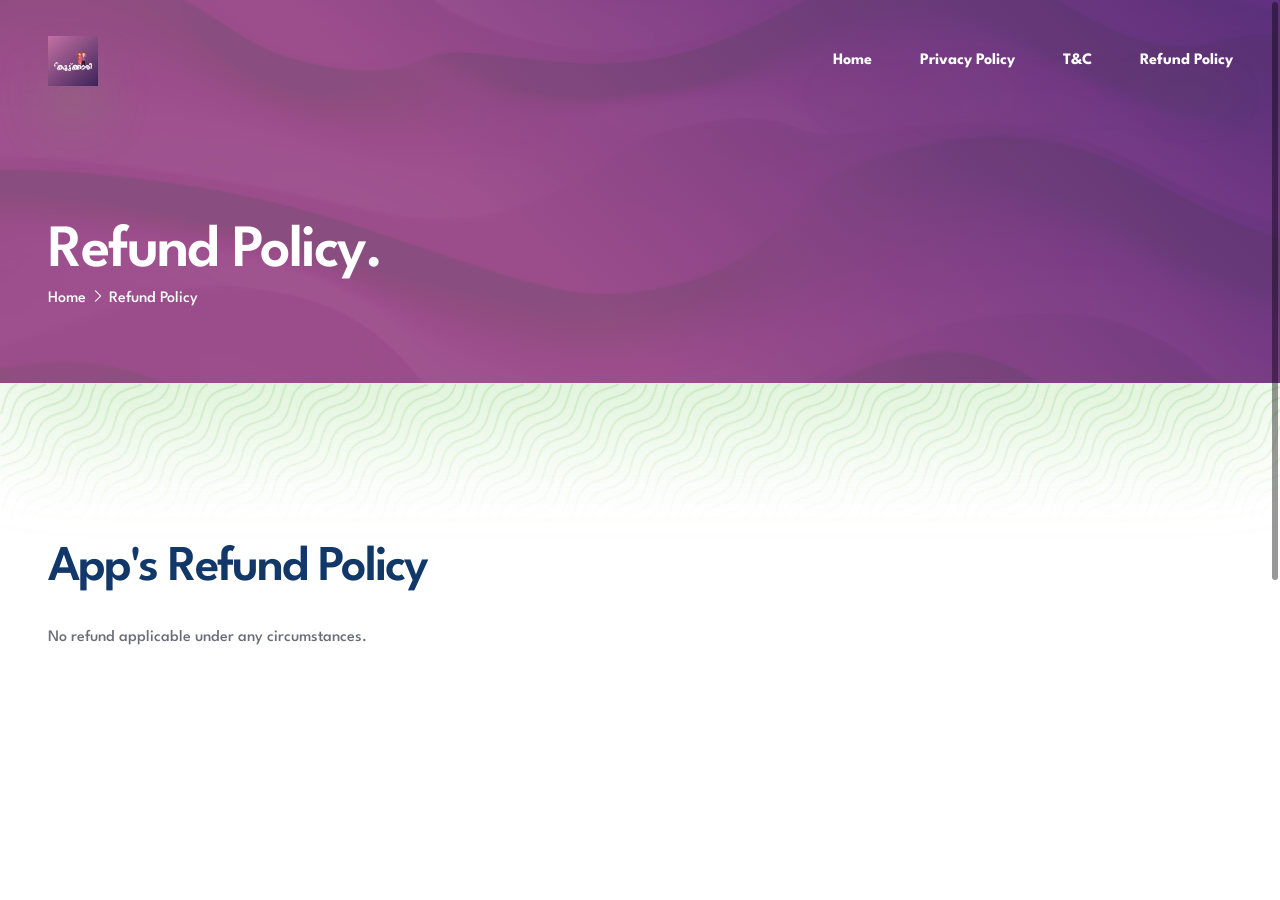
<file: refund-policy.html>
<!DOCTYPE html>
<html lang="en">


<head>
    <!--
    meta tags
    -->
    <meta charset="UTF-8">
    <meta http-equiv="X-UA-Compatible" content="IE=edge">
    <meta name="viewport" content="width=device-width, initial-scale=1.0">

    <!--
    title tag
    -->
    <title>koottukaari</title>

    <!--
    favicon
    -->
    <link rel="apple-touch-icon" sizes="180x180" href="assets/images/logo.png">
    <link rel="icon" type="image/png" sizes="32x32" href="assets/images/logo.png">
    <link rel="icon" type="image/png" sizes="16x16" href="assets/images/logo.png">
    <link rel="manifest" href="assets/images/favicon/site.html">

    <!--
    stylesheets
    -->
    <link rel="preconnect" href="https://fonts.googleapis.com/">
    <link rel="preconnect" href="https://fonts.gstatic.com/" crossorigin>
    <link href="https://fonts.googleapis.com/css2?family=Spartan:wght@500;600;700&amp;display=swap" rel="stylesheet">
    <link rel="stylesheet" href="assets/css/bootstrap.min.css">
    <link rel="stylesheet" href="assets/css/glightbox.min.css">
    <link rel="stylesheet" href="assets/css/all.min.css">
    <link rel="stylesheet" href="assets/css/line-awesome.min.css">
    <link rel="stylesheet" href="assets/css/overlay-scrollbars.min.css">
    <link rel="stylesheet" href="assets/css/swiper-bundle.min.css">

    <link rel="stylesheet" href="assets/css/style.css">
</head>
<style>
    .navigation-logo,
    .logo,
    .logo-white {
        width: 5rem !important;
        height: 5rem !important;
    }

    .logo img,
    .logo-white img {
        width: -webkit-fill-available;
        height: -webkit-fill-available;
    }

    .drop-shadow {
        width: 29rem;
        border-radius: 5rem;
    }

    .background-pattern-gradient {
        background: linear-gradient(45deg, #a25a96 40%, #552e84 117%) !important;
    }
</style>

<body>

    <div class="main-wrapper">

        <!--
    preloader - start
    -->
        <!-- <div class="preloader">
        <div class="preloader-wrapper">
            <svg version="1.1" xmlns="http://www.w3.org/2000/svg" xmlns:xlink="http://www.w3.org/1999/xlink"
                viewBox="0 0 200 200">
            <g class="pre load6">
                <path fill="#1B1A1C" d="M124.5,57L124.5,57c0,3.9-3.1,7-7,7h-36c-3.9,0-7-3.1-7-7v0c0-3.9,3.1-7,7-7h36
                C121.4,50,124.5,53.1,124.5,57z"/>
                <path fill="#1B1A1C" d="M147.7,86.9L147.7,86.9c-2.7,2.7-7.2,2.7-9.9,0l-25.5-25.5c-2.7-2.7-2.7-7.2,0-9.9l0,0
                c2.7-2.7,7.2-2.7,9.9,0L147.7,77C150.5,79.8,150.5,84.2,147.7,86.9z"/>
                <path fill="#1B1A1C" d="M143,74.5L143,74.5c3.9,0,7,3.1,7,7v36c0,3.9-3.1,7-7,7l0,0c-3.9,0-7-3.1-7-7v-36
                C136,77.6,139.1,74.5,143,74.5z"/>
                <path fill="#1B1A1C" d="M148.4,112.4L148.4,112.4c2.7,2.7,2.7,7.2,0,9.9L123,147.7c-2.7,2.7-7.2,2.7-9.9,0h0c-2.7-2.7-2.7-7.2,0-9.9
                l25.5-25.5C141.3,109.6,145.7,109.6,148.4,112.4z"/>
                <path fill="#1B1A1C" d="M125.5,143L125.5,143c0,3.9-3.1,7-7,7h-36c-3.9,0-7-3.1-7-7l0,0c0-3.9,3.1-7,7-7h36 C122.4,136,125.5,139.1,125.5,143z"/>
                <path fill="#1B1A1C" d="M52.3,113.1L52.3,113.1c2.7-2.7,7.2-2.7,9.9,0l25.5,25.5c2.7,2.7,2.7,7.2,0,9.9h0c-2.7,2.7-7.2,2.7-9.9,0
                L52.3,123C49.5,120.2,49.5,115.8,52.3,113.1z"/>
                <path fill="#1B1A1C" d="M57,75.5L57,75.5c3.9,0,7,3.1,7,7v36c0,3.9-3.1,7-7,7h0c-3.9,0-7-3.1-7-7v-36C50,78.6,53.1,75.5,57,75.5z"/>
                <path fill="#1B1A1C" d="M86.9,52.3L86.9,52.3c2.7,2.7,2.7,7.2,0,9.9L61.5,87.6c-2.7,2.7-7.2,2.7-9.9,0l0,0c-2.7-2.7-2.7-7.2,0-9.9
                L77,52.3C79.8,49.5,84.2,49.5,86.9,52.3z"/>
            </g>
            </svg>
        </div>
    </div> -->
        <!--
    preloader - end
    -->

        <!--
    navigation - start
    -->
        <div class="navigation navigation-1">
            <div class="navigation-wrapper">
                <div class="container">
                    <div class="navigation-inner">
                        <div class="navigation-logo">
                            <a class="logo" href="index.html">
                                <img src="assets/images/logo.png" alt="orions-logo">
                            </a>
                            <a class="logo-white" href="index.html">
                                <img src="assets/images/logo.png" alt="orions-logo">
                            </a>
                        </div>
                        <div class="navigation-menu">
                            <div class="mobile-header">
                                <div class="logo">
                                    <a href="index.html">
                                        <img src="assets/images/logo.png" alt="image">
                                    </a>
                                </div>
                                <ul>
                                    <li class="close-button">
                                        <i class="fas fa-times"></i>
                                    </li>
                                </ul>
                            </div>
                            <ul class="parent">
                                <li>
                                    <a href="index.html" class="link-underline link-underline-1">
                                        <span>Home</span>
                                    </a>
                                </li>

                                <li>
                                    <a href="anent-privacy-policy.html" class="link-underline link-underline-1">
                                        <span>Privacy Policy</span>
                                    </a>
                                </li>
                                <li>
                                    <a href="terms-and-conditions.html" class="link-underline link-underline-1">
                                        <span>T&C</span>
                                    </a>
                                </li>
                                <li>
                                    <a href="refund-policy.html" class="link-underline link-underline-1">
                                        <span>Refund Policy</span>
                                    </a>
                                </li>
                            </ul>
                            <div class="social">
                                <h6>Follow</h6>
                                <ul>
                                    <li>
                                        <a href="#">
                                            <i class="fab fa-twitter"></i>
                                        </a>
                                    </li>
                                    <li>
                                        <a href="#">
                                            <i class="fab fa-facebook"></i>
                                        </a>
                                    </li>
                                    <li>
                                        <a href="#">
                                            <i class="fab fa-linkedin"></i>
                                        </a>
                                    </li>
                                    <li>
                                        <a href="#">
                                            <i class="fab fa-youtube"></i>
                                        </a>
                                    </li>
                                </ul>
                            </div>
                            <div class="background-pattern">
                                <div class="background-pattern-img background-loop"
                                    style="background-image: url(assets/images/patterns/pattern.jpg);"></div>
                                <div class="background-pattern-gradient"></div>
                            </div>
                        </div>
                        <div class="navigation-bar">
                            <div></div>
                            <div></div>
                            <div></div>
                        </div>
                    </div>
                </div>
            </div>
        </div>
        <!--
    navigation - end
    -->

        <!--
    page header - start
    -->
        <div class="page-header">
            <div class="page-header-wrapper">
                <div class="page-header-inner">
                    <div class="container">
                        <div class="row d-lg-flex align-items-lg-end">
                            <div class="col-lg-6">
                                <div class="page-header-content c-white">
                                    <h1>Refund Policy.</h1>
                                    <ul>
                                        <li>
                                            <a href="index.html" class="link-underline">
                                                <span>Home</span>
                                            </a>
                                        </li>
                                        <li>
                                            <i class="las la-angle-right"></i>
                                            <a href="refund-policy.html" class="link-underline">
                                                <span>Refund Policy</span>
                                            </a>
                                        </li>
                                    </ul>
                                </div>
                            </div>
                            <div class="col-lg-6">
                                <!-- <div class="page-header-search">
                                <form>
                                    <input type="text" placeholder="Search">
                                    <button type="submit">
                                        <i class="fas fa-search"></i>
                                    </button>
                                </form>
                            </div> -->
                            </div>
                        </div>
                    </div>
                </div>
                <div class="background-pattern background-pattern-1">
                    <div class="background-pattern-img background-loop"
                        style="background-image: url(assets/images/patterns/pattern.jpg);"></div>
                    <div class="background-pattern-gradient"></div>
                    <div class="background-pattern-bottom">
                        <div class="image" style="background-image: url(assets/images/patterns/pattern-1.jpg)"></div>
                    </div>
                </div>
            </div>
        </div>
        <!--
    page header - end
    -->

        <!--
    tabs section - start
    -->
        <div class="tab-section tab-section-1">
            <div class="tab-section-wrapper">
                <div class="container">
                    <div class="row gx-5">

                        <div class="col-lg-8 offset-lg-0 col-md-8 offset-md-2 col-10 offset-1">
                            <div class="tab-content" id="v-pills-tabContent">
                                <!--
                                tab pane 1 - start
                                -->
                                <div class="tab-pane active" id="tab-pane-1" role="tabpanel"
                                    aria-labelledby="tab-button-1">
                                    <div class="tab-pane-wrapper c-grey">
                                        <h2 class="c-dark">App's Refund Policy</h2>
                                        <!-- <p class="paragraph-big">Last updated on March 01, 2023</p> -->
                                        <p>No refund applicable under any circumstances.</p>


                                    </div>

                                </div>

                                <!--
                                tab pane 1 - end
                                -->
                            </div>
                        </div>
                    </div>
                </div>
            </div>
        </div>
        <!--
    tabs section - end
    -->



        <!--
    footer - start
    -->
        <footer class="footer">
            <div class="footer-wrapper">
                <div class="container">
                    <div class="row">
                        <div class="col-lg-12 offset-lg-0 col-md-8 offset-md-2 col-10 offset-1">
                            <div class="footer-row">
                                <div class="footer-detail">
                                    <a href="#">
                                        <img src="assets/images/logo.png" alt="footer-logo"
                                            style="width: 5rem;height: 5rem;">
                                    </a>
                                    <p class="c-grey-1">koottukaari app is designed to provide support and consultation
                                        for individuals experiencing loneliness by connecting them with professional
                                        counselors and experts across various fields.
                                    </p>
                                    <div class="links">
                                        <a class="link-underline" href="#">
                                            <span>cutekaari2026@gmail.com</span>
                                        </a>
                                        <a class="link-underline" href="tel:+919526134260">
                                            <span>+91 95261 34260</span>
                                        </a>
                                    </div>
                                </div>
                                <div class="footer-list footer-social social-gradient">
                                    <h6>Follow</h6>
                                    <ul>
                                        <li class="twitter">
                                            <a href="#" class="link-underline">
                                                <i class="fab fa-twitter"></i>
                                                <span>Twitter</span>
                                            </a>
                                        </li>
                                        <li class="facebook">
                                            <a href="#" class="link-underline">
                                                <i class="fab fa-facebook"></i>
                                                <span>Facebook</span>
                                            </a>
                                        </li>
                                        <li class="linkedin">
                                            <a href="#" class="link-underline">
                                                <i class="fab fa-linkedin-in"></i>
                                                <span>Linkedin</span>
                                            </a>
                                        </li>
                                        <li class="youtube">
                                            <a href="#" class="link-underline">
                                                <i class="fab fa-youtube"></i>
                                                <span>Youtube</span>
                                            </a>
                                        </li>
                                    </ul>
                                </div>
                                <div class="footer-list">
                                    <h6>Menu</h6>
                                    <ul>
                                        <li>
                                            <a href="anent-privacy-policy.html" class="link-underline link-underline-1">
                                                <span>Privacy Policy</span>
                                            </a>
                                        </li>
                                        <li>
                                            <a href="terms-and-conditions.html" class="link-underline link-underline-1">
                                                <span>Terms & Conditions</span>
                                            </a>
                                        </li>
                                        <li>
                                            <a href="refund-policy.html" class="link-underline link-underline-1">
                                                <span>Refund Policy</span>
                                            </a>
                                        </li>
                                    </ul>
                                </div>

                            </div>
                        </div>
                    </div>
                    <div class="row">
                        <div class="col-lg-12 offset-lg-0 col-md-8 offset-md-2 col-10 offset-1">
                            <div class="footer-copyright c-grey-1">
                                <a>&copy; NYM IT Solutions Customer Service </a>
                            </div>
                        </div>
                    </div>
                </div>
                <div class="footer-pattern" style="background-image: url(assets/images/patterns/pattern-1.jpg)"></div>
            </div>
        </footer>
        <!--
    footer - end
    -->

    </div>

    <!--
    scripts
    -->
    <script src="assets/js/bootstrap.bundle.min.js"></script>
    <script src="assets/js/swiper-bundle.min.js"></script>
    <script src="assets/js/glightbox.min.js"></script>
    <script src="assets/js/overlay-scrollbars.min.js"></script>
    <script src="assets/js/gsap.min.js"></script>
    <script src="assets/js/main.js"></script>
</body>

<!-- Mirrored from gfxpartner.com/orions/demo-2/privacy-policy.html by HTTrack Website Copier/3.x [XR&CO'2014], Sat, 07 Jan 2023 07:21:28 GMT -->

</html>
</file>
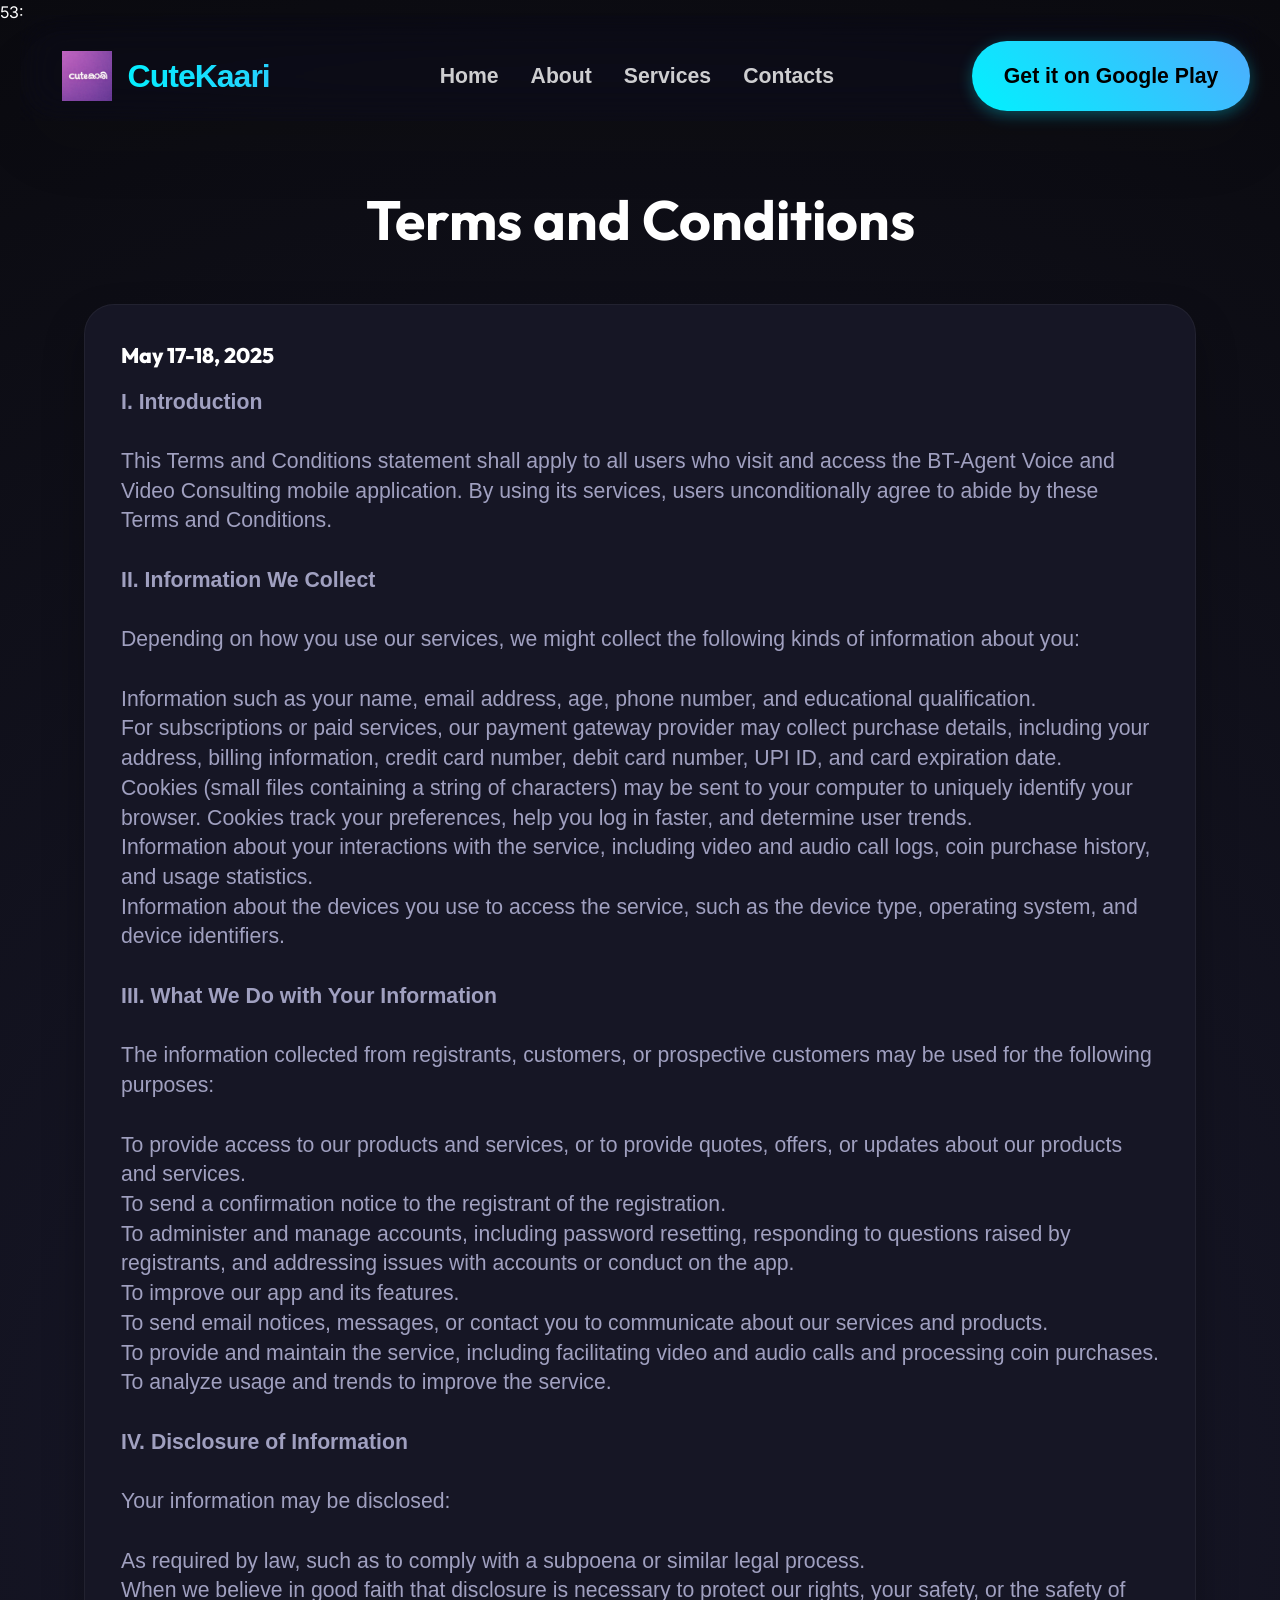
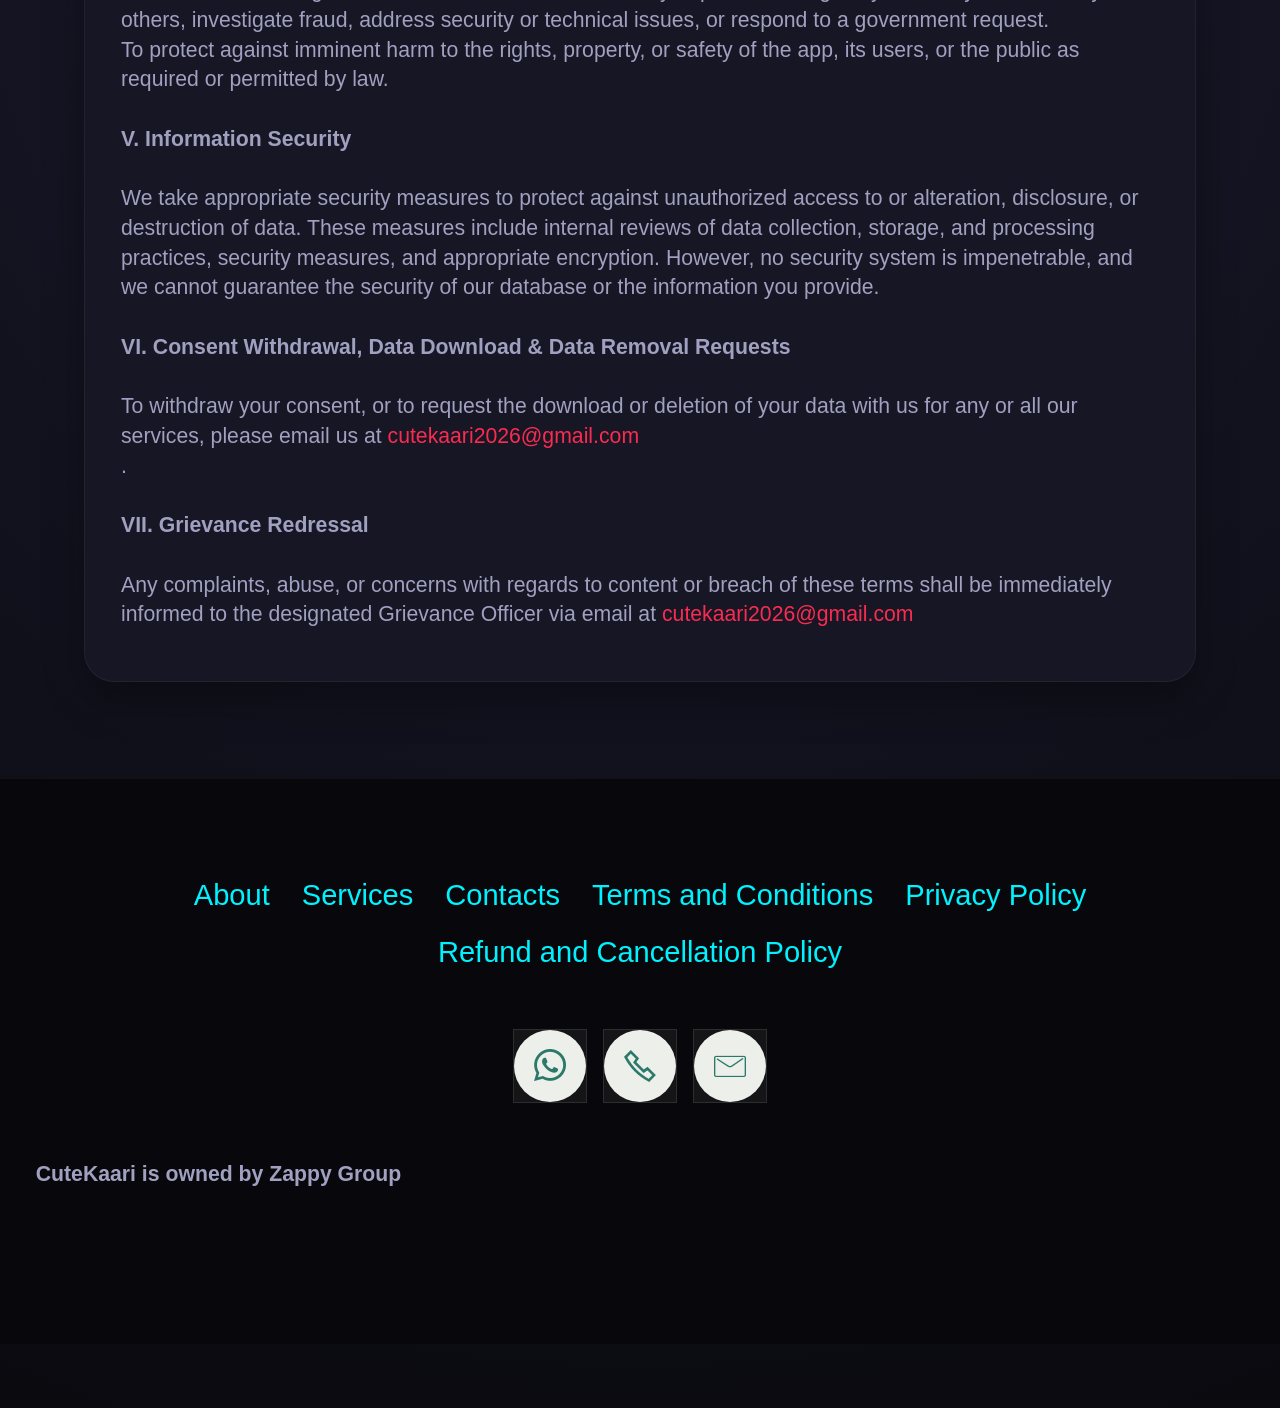
<file: Terms and Conditions.html>
<!DOCTYPE html>
<html>

<head>
  <!-- Site made with Mobirise Website Builder v6.0.1, https://mobirise.com -->
  <meta charset="UTF-8">
  <meta http-equiv="X-UA-Compatible" content="IE=edge">
  <meta name="generator" content="Mobirise v6.0.1, mobirise.com">
  <meta name="viewport" content="width=device-width, initial-scale=1, minimum-scale=1">
  <link rel="shortcut icon" href="assets/images/cute.jpeg" type="image/x-icon">
  <meta name="description" content="">


  <title>Terms and Conditions</title>
  <link rel="stylesheet" href="assets/web/assets/mobirise-icons2/mobirise2.css">
  <link rel="stylesheet" href="assets/web/assets/mobirise-icons/mobirise-icons.css">
  <link rel="stylesheet" href="assets/bootstrap/css/bootstrap.min.css">
  <link rel="stylesheet" href="assets/bootstrap/css/bootstrap-grid.min.css">
  <link rel="stylesheet" href="assets/bootstrap/css/bootstrap-reboot.min.css">
  <link rel="stylesheet" href="assets/parallax/jarallax.css">
  <link rel="stylesheet" href="assets/animatecss/animate.css">
  <link rel="stylesheet" href="assets/dropdown/css/style.css">
  <link rel="stylesheet" href="assets/socicon/css/styles.css">
  <link rel="stylesheet" href="assets/theme/css/style.css">
  <link rel="preconnect" href="https://fonts.googleapis.com">
  <link rel="preconnect" href="https://fonts.gstatic.com" crossorigin>
  <link
    href="https://fonts.googleapis.com/css2?family=Outfit:wght@300;400;600;800&family=Inter:wght@300;400;600&display=swap"
    rel="stylesheet">
  <link rel="preload" as="style" href="assets/mobirise/css/mbr-additional.css?v=NryZIV">
  <link rel="stylesheet" href="assets/mobirise/css/mbr-additional.css?v=NryZIV" type="text/css">





  <style>
    :root {
      --bg-dark: #0a0a0f;
      --bg-card: #161625;
      --accent-cyan: #00f2fe;
      --accent-blue: #4facfe;
      --glass-bg: rgba(10, 10, 15, 0.75);
      --text-main: #ffffff;
      --text-muted: #a0a0c0;
      --font-main: 'Outfit', sans-serif;
      --font-body: 'Inter', sans-serif;
    }

    body {
      font-family: var(--font-body) !important;
      background: radial-gradient(circle at 50% 50%, #1a1a2e 0%, #0a0a0f 100%) !important;
      color: var(--text-main) !important;
    }

    section {
      background: transparent !important;
    }

    /* Advanced Navbar Styles */
    .navbar-dropdown {
      background: var(--glass-bg) !important;
      backdrop-filter: blur(20px) saturate(180%);
      -webkit-backdrop-filter: blur(20px) saturate(180%);
      border: 1px solid rgba(0, 242, 254, 0.2);
      border-radius: 20px !important;
      margin: 15px 20px !important;
      width: calc(100% - 40px) !important;
      left: 0 !important;
      box-shadow: 0 10px 40px rgba(0, 0, 0, 0.4) !important;
      transition: all 0.4s cubic-bezier(0.165, 0.84, 0.44, 1);
    }

    .navbar-caption {
      background: linear-gradient(90deg, var(--accent-cyan), var(--accent-blue));
      -webkit-background-clip: text;
      -webkit-text-fill-color: transparent;
      font-weight: 900 !important;
      font-size: 2rem !important;
      letter-spacing: -1px;
      animation: gradientFlow 5s ease infinite;
      background-size: 200% auto;
    }

    @keyframes gradientFlow {
      0% {
        background-position: 0% 50%;
      }

      50% {
        background-position: 100% 50%;
      }

      100% {
        background-position: 0% 50%;
      }
    }

    .nav-link {
      color: #ffffff !important;
      font-weight: 600 !important;
      position: relative;
      transition: color 0.3s ease;
      opacity: 0.8;
    }

    .nav-link:hover {
      opacity: 1;
      color: var(--accent-cyan) !important;
    }

    .nav-link::after {
      content: '';
      position: absolute;
      width: 0;
      height: 2px;
      bottom: 0;
      left: 50%;
      background: linear-gradient(90deg, var(--accent-cyan), var(--accent-blue));
      transition: all 0.3s ease;
      transform: translateX(-50%);
    }

    .nav-link:hover::after {
      width: 80%;
    }

    .navbar-buttons .btn {
      background: linear-gradient(45deg, var(--accent-cyan), var(--accent-blue)) !important;
      border: none !important;
      color: #000 !important;
      font-weight: 700 !important;
      box-shadow: 0 4px 15px rgba(0, 242, 254, 0.3) !important;
      transform: scale(1);
      transition: all 0.3s cubic-bezier(0.175, 0.885, 0.32, 1.275);
    }

    .navbar-buttons .btn:hover {
      transform: scale(1.05) translateY(-2px);
      box-shadow: 0 8px 25px rgba(0, 242, 254, 0.5) !important;
    }

    /* Core Components */
    h1,
    h2,
    h3,
    h4,
    h5,
    h6,
    .mbr-section-title,
    .item-title {
      font-family: var(--font-main) !important;
      font-weight: 800 !important;
      color: #ffffff !important;
    }

    .mbr-text,
    p {
      color: var(--text-muted) !important;
    }

    .text-danger {
      color: var(--accent-cyan) !important;
    }

    .btn-danger,
    .btn-primary,
    .btn-success {
      background: linear-gradient(45deg, var(--accent-cyan), var(--accent-blue)) !important;
      border: none !important;
      color: #000 !important;
      border-radius: 50px !important;
      font-weight: 700 !important;
      padding: 12px 30px !important;
    }

    .item-wrapper {
      border-radius: 30px !important;
      background: var(--bg-card) !important;
      border: 1px solid rgba(255, 255, 255, 0.05);
      box-shadow: 0 20px 40px rgba(0, 0, 0, 0.3) !important;
      transition: all 0.3s ease;
    }

    .item-wrapper:hover {
      transform: translateY(-10px);
      box-shadow: 0 30px 60px rgba(0, 242, 254, 0.1) !important;
      border-color: rgba(0, 242, 254, 0.3);
    }

    .footer1 {
      background: #050508 !important;
      color: var(--text-muted) !important;
      border-top: 1px solid rgba(255, 255, 255, 0.05);
    }

    .mbr-overlay {
      background-color: var(--bg-dark) !important;
      opacity: 0.7 !important;
    }

    .social-row .soc-item {
      background: rgba(255, 255, 255, 0.05) !important;
      border: 1px solid rgba(255, 255, 255, 0.1);
    }

    .social-row .soc-item:hover {
      background: var(--accent-cyan) !important;
    }

    .social-row .soc-item:hover span {
      color: #000 !important;
    }
  </style>
  53:
</head>

<body>

  <section data-bs-version="5.1" class="menu menu2 cid-tJS6tZXiPa" once="menu" id="menu02-1x">


    <nav class="navbar navbar-dropdown navbar-fixed-top navbar-expand-lg">
      <div class="container">
        <div class="navbar-brand">
          <span class="navbar-logo">
            <a href="Home.html#header05-1">
              <img src="assets/images/cute.jpeg" alt="CuteKaari" class="w-100"
                style="max-height: 100px; border-radius: 10px;">
            </a>
          </span>
          <span class="navbar-caption-wrap"><a class="navbar-caption text-danger display-4"
              href="Home.html#header05-1">CuteKaari</a></span>
        </div>
        <button class="navbar-toggler" type="button" data-toggle="collapse" data-bs-toggle="collapse"
          data-target="#navbarSupportedContent" data-bs-target="#navbarSupportedContent"
          aria-controls="navbarNavAltMarkup" aria-expanded="false" aria-label="Toggle navigation">
          <div class="hamburger">
            <span></span>
            <span></span>
            <span></span>
            <span></span>
          </div>
        </button>
        <div class="collapse navbar-collapse" id="navbarSupportedContent">
          <ul class="navbar-nav nav-dropdown" data-app-modern-menu="true">
            <li class="nav-item"><a class="nav-link link show text-white display-4" href="Home.html#header05-1">Home</a>
            </li>
            <li class="nav-item">
              <a class="nav-link link show text-white display-4" href="Home.html#header01-7"
                aria-expanded="false">About</a>
            </li>
            <li class="nav-item">
              <a class="nav-link link text-white display-4" href="Home.html#features04-w"
                aria-expanded="false">Services</a>
            </li>
            <li class="nav-item">
              <a class="nav-link link text-white display-4" href="Contact.html#contacts01-1o">Contacts</a>
            </li>
          </ul>

          <div class="navbar-buttons mbr-section-btn"><a class="btn btn-danger-outline display-4"
              href="https://play.google.com/store/apps/details?id=com.fl.koottukaari" target="_blank">Get it on Google
              Play</a></div>
        </div>
      </div>
    </nav>
  </section>

  <section data-bs-version="5.1" class="news04 cid-uwycVgfJsH" id="news04-20">

    <div class="container">
      <div class="col-12 mb-5 content-head">
        <h3 class="mbr-section-title mbr-fonts-style align-center mb-0 display-2"><strong>Terms and Conditions</strong>
        </h3>

      </div>
      <div class="row justify-content-center ">
        <div class="col-12 col-lg-11">
          <div class="item features-without-image col-12 active">
            <div class="item-wrapper">

              <h6 class="mbr-card-subtitle mbr-fonts-style mt-0 mb-3 display-7">
                May 17-18, 2025
              </h6>
              <p class="mbr-text mbr-fonts-style mt-0 mb-3 display-7"><strong>I. Introduction</strong><br><strong>
                </strong><br>This Terms and Conditions statement shall apply to all users who visit and access the
                BT-Agent Voice and Video Consulting mobile application. By using its services, users unconditionally
                agree to abide by these Terms and Conditions.
                <br>
                <br><strong>II. Information We Collect</strong><br><strong>
                </strong><br>Depending on how you use our services, we might collect the following kinds of information
                about you:
                <br>
                <br>Information such as your name, email address, age, phone number, and educational qualification.
                <br>For subscriptions or paid services, our payment gateway provider may collect purchase details,
                including your address, billing information, credit card number, debit card number, UPI ID, and card
                expiration date.
                <br>Cookies (small files containing a string of characters) may be sent to your computer to uniquely
                identify your browser. Cookies track your preferences, help you log in faster, and determine user
                trends.
                <br>Information about your interactions with the service, including video and audio call logs, coin
                purchase history, and usage statistics.
                <br>Information about the devices you use to access the service, such as the device type, operating
                system, and device identifiers.<br>
                <br><strong>III. What We Do with Your Information</strong><br><strong>
                </strong><br>The information collected from registrants, customers, or prospective customers may be used
                for the following purposes:
                <br>
                <br>To provide access to our products and services, or to provide quotes, offers, or updates about our
                products and services.
                <br>To send a confirmation notice to the registrant of the registration.
                <br>To administer and manage accounts, including password resetting, responding to questions raised by
                registrants, and addressing issues with accounts or conduct on the app.
                <br>To improve our app and its features.
                <br>To send email notices, messages, or contact you to communicate about our services and products.
                <br>To provide and maintain the service, including facilitating video and audio calls and processing
                coin purchases.
                <br>To analyze usage and trends to improve the service.<br>
                <br><strong>IV. Disclosure of Information</strong><br><strong>
                </strong><br>Your information may be disclosed:
                <br>
                <br>As required by law, such as to comply with a subpoena or similar legal process.
                <br>When we believe in good faith that disclosure is necessary to protect our rights, your safety, or
                the safety of others, investigate fraud, address security or technical issues, or respond to a
                government request.
                <br>To protect against imminent harm to the rights, property, or safety of the app, its users, or the
                public as required or permitted by law.<br>
                <br><strong>V. Information Security</strong><br>
                <br>We take appropriate security measures to protect against unauthorized access to or alteration,
                disclosure, or destruction of data. These measures include internal reviews of data collection, storage,
                and processing practices, security measures, and appropriate encryption. However, no security system is
                impenetrable, and we cannot guarantee the security of our database or the information you provide.
                <br>
                <br><strong>VI. Consent Withdrawal, Data Download &amp; Data Removal Requests</strong><br>
                <br>To withdraw your consent, or to request the download or deletion of your data with us for any or all
                our services, please email us at <a href="mailto:cutekaari2026@gmail.com"
                  class="text-primary">cutekaari2026@gmail.com</a>
                <br>.
                <br>
                <br><strong>VII. Grievance Redressal</strong><br><strong>
                </strong><br>Any complaints, abuse, or concerns with regards to content or breach of these terms shall
                be immediately informed to the designated Grievance Officer via email at <a
                  href="mailto:cutekaari2026@gmail.com" class="text-primary">cutekaari2026@gmail.com</a>
              </p>

            </div>
          </div>


        </div>
      </div>
    </div>
  </section>

  <section data-bs-version="5.1" class="footer1 programm5 cid-uDOdoodxxV mbr-parallax-background" once="footers"
    id="footer03-2b">



    <div class="mbr-overlay" style="opacity: 0.5; background-color: rgb(38, 38, 38);">
    </div>

    <div class="container">
      <div class="row">

        <div class="row-links mb-4">
          <ul class="header-menu">




            <li class="header-menu-item mbr-fonts-style display-5"><a href="Home.html#header01-7"
                class="text-danger text-primary">About</a></li>
            <li class="header-menu-item mbr-fonts-style display-5"><a href="Home.html#features04-w"
                class="text-danger text-primary">Services</a></li>
            <li class="header-menu-item mbr-fonts-style display-5"><a href="Contact.html#contacts01-1o"
                class="text-danger text-primary">Contacts</a></li>
            <li class="header-menu-item mbr-fonts-style display-5"><a href="Terms and Conditions.html#news04-20"
                class="text-danger text-primary">Terms and Conditions</a></li>
            <li class="header-menu-item mbr-fonts-style display-5"><a href="Privacy Policy.html#news04-22"
                class="text-danger text-primary">Privacy Policy</a></li>
            <li class="header-menu-item mbr-fonts-style display-5"><a
                href="Refund and Cancellation Policy.html#news04-24" class="text-danger text-primary">Refund and
                Cancellation Policy</a></li>
          </ul>
        </div>

        <div class="col-12">
          <div class="social-row">
            <div class="soc-item">
              <a href="tel:+919526134260">
                <span class="mbr-iconfont display-7 socicon-whatsapp socicon"></span>
              </a>
            </div>
            <div class="soc-item">
              <a href="tel:+919526134260">
                <span class="mbr-iconfont mobi-mbri-phone mobi-mbri"></span>
              </a>
            </div>
            <div class="soc-item">
              <a href="mailto:cutekaari2026@gmail.com">
                <span class="mbr-iconfont mbri-letter"></span>
              </a>
            </div>


          </div>
        </div>
        <div class="col-12 mt-5">
          <p class="mbr-fonts-style copyright display-7"><strong>CuteKaari is owned by Zappy Group&nbsp; &nbsp; &nbsp;
              &nbsp; &nbsp; &nbsp; &nbsp; &nbsp; &nbsp; &nbsp; &nbsp; &nbsp; &nbsp; &nbsp; &nbsp; &nbsp; &nbsp; &nbsp;
              &nbsp; &nbsp; &nbsp; &nbsp; &nbsp; &nbsp; &nbsp; &nbsp; &nbsp; &nbsp; &nbsp; &nbsp; &nbsp; &nbsp; &nbsp;
              &nbsp; &nbsp; &nbsp; &nbsp; &nbsp; &nbsp; &nbsp; &nbsp; &nbsp; &nbsp; &nbsp; &nbsp; &nbsp; &nbsp; &nbsp;
              &nbsp; &nbsp; &nbsp; &nbsp; &nbsp; &nbsp; &nbsp; &nbsp; &nbsp; &nbsp; &nbsp; &nbsp; &nbsp; &nbsp; &nbsp;
              &nbsp; &nbsp; &nbsp; &nbsp; &nbsp; &nbsp; &nbsp; &nbsp; &nbsp; &nbsp; &nbsp; &nbsp; &nbsp; &nbsp; &nbsp;
              &nbsp; &nbsp; &nbsp; &nbsp; &nbsp; &nbsp; &nbsp; &nbsp; &nbsp; &nbsp; &nbsp; &nbsp; &nbsp; &nbsp; &nbsp;
              &nbsp; &nbsp; &nbsp; &nbsp; &nbsp; &nbsp; &nbsp; &nbsp; &nbsp; &nbsp; &nbsp; &nbsp; &nbsp; &nbsp; &nbsp;
              &nbsp; &nbsp; &nbsp; &nbsp; &nbsp; &nbsp; &nbsp; &nbsp; &nbsp; &nbsp; &nbsp; &nbsp; &nbsp; &nbsp; &nbsp;
              &nbsp; &nbsp; &nbsp; &nbsp; &nbsp; &nbsp; &nbsp; &nbsp; &nbsp; &nbsp; &nbsp; &nbsp; &nbsp; &nbsp; &nbsp;
              &nbsp; &nbsp; &nbsp; &nbsp; &nbsp; &nbsp; &nbsp; &nbsp; &nbsp; &nbsp; &nbsp; &nbsp; &nbsp; &nbsp; &nbsp;
              &nbsp; &nbsp; &nbsp; &nbsp; &nbsp; &nbsp; &nbsp; &nbsp; &nbsp; &nbsp; &nbsp; &nbsp; &nbsp; &nbsp; &nbsp;
              &nbsp; &nbsp; &nbsp; &nbsp; &nbsp; &nbsp; &nbsp; &nbsp;</strong>
          </p>
        </div>
      </div>
    </div>
  </section>
  <section class="display-7"
    style="padding: 0;align-items: center;justify-content: center;flex-wrap: wrap;    align-content: center;display: flex;position: relative;height: 4rem;">
    <a href="https://mobiri.se/3636668" style="flex: 1 1;height: 4rem;position: absolute;width: 100%;z-index: 1;"><img
        alt="" style="height: 4rem;"
        src="[data-uri]"></a>
    <p style="margin: 0;text-align: center;" class="display-7">&#8204;</p><a style="z-index:1"
      href="https://mobirise.com/html-builder.html">HTML Website Creator</a>
  </section>
  <script src="assets/bootstrap/js/bootstrap.bundle.min.js"></script>
  <script src="assets/parallax/jarallax.js"></script>
  <script src="assets/smoothscroll/smooth-scroll.js"></script>
  <script src="assets/ytplayer/index.js"></script>
  <script src="assets/dropdown/js/navbar-dropdown.js"></script>
  <script src="assets/theme/js/script.js"></script>


  <input name="animation" type="hidden">
</body>

</html>
</file>
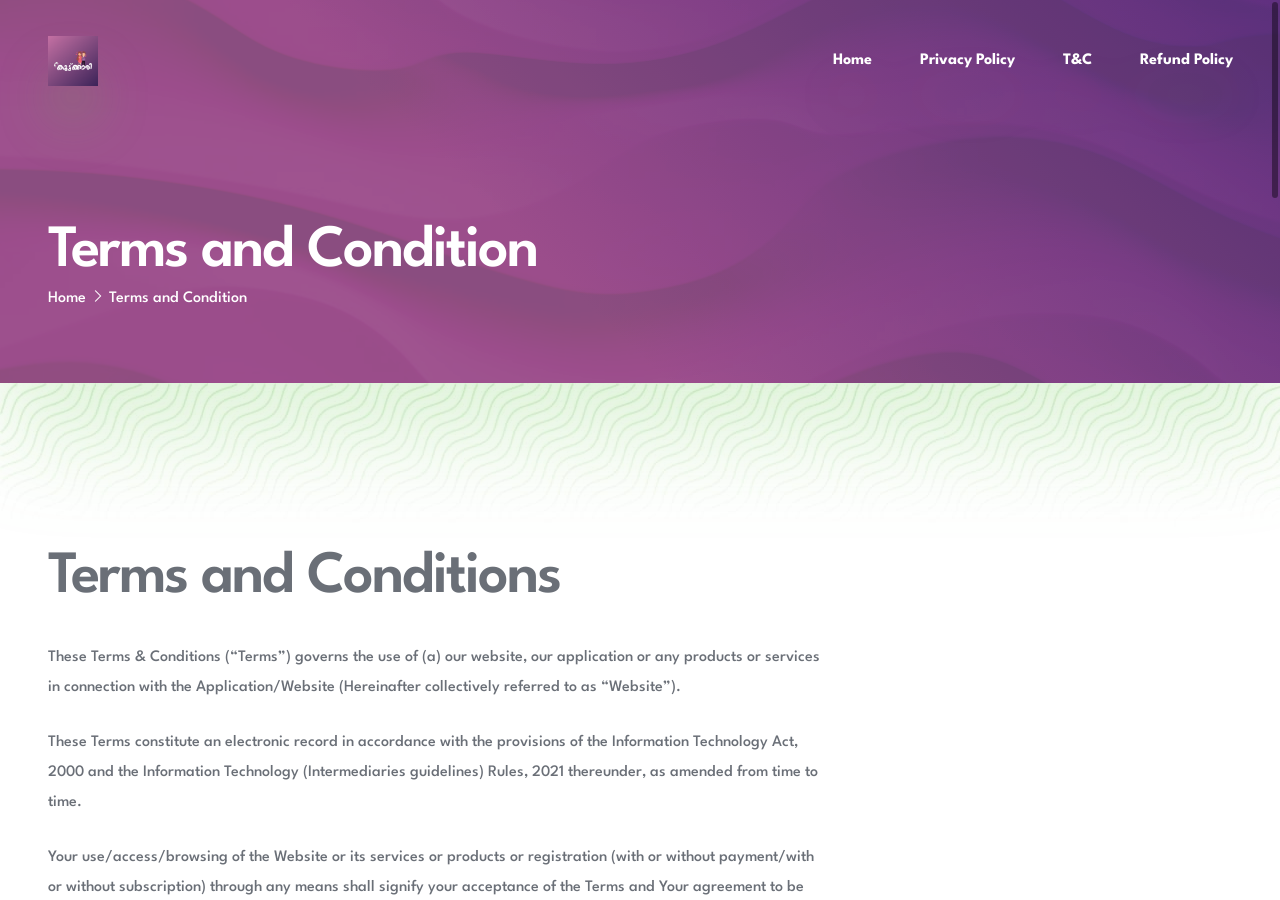
<file: terms-and-conditions.html>
<!DOCTYPE html>
<html lang="en">


<head>
    <!--
    meta tags
    -->
    <meta charset="UTF-8">
    <meta http-equiv="X-UA-Compatible" content="IE=edge">
    <meta name="viewport" content="width=device-width, initial-scale=1.0">

    <!--
    title tag
    -->
    <title>koottukaari</title>

    <!--
    favicon
    -->
    <link rel="apple-touch-icon" sizes="180x180" href="assets/images/logo.png">
    <link rel="icon" type="image/png" sizes="32x32" href="assets/images/logo.png">
    <link rel="icon" type="image/png" sizes="16x16" href="assets/images/logo.png">
    <link rel="manifest" href="assets/images/favicon/site.html">

    <!--
    stylesheets
    -->
    <link rel="preconnect" href="https://fonts.googleapis.com/">
    <link rel="preconnect" href="https://fonts.gstatic.com/" crossorigin>
    <link href="https://fonts.googleapis.com/css2?family=Spartan:wght@500;600;700&amp;display=swap" rel="stylesheet">
    <link rel="stylesheet" href="assets/css/bootstrap.min.css">
    <link rel="stylesheet" href="assets/css/glightbox.min.css">
    <link rel="stylesheet" href="assets/css/all.min.css">
    <link rel="stylesheet" href="assets/css/line-awesome.min.css">
    <link rel="stylesheet" href="assets/css/overlay-scrollbars.min.css">
    <link rel="stylesheet" href="assets/css/swiper-bundle.min.css">

    <link rel="stylesheet" href="assets/css/style.css">
</head>
<style>
    .navigation-logo,
    .logo,
    .logo-white {
        width: 5rem !important;
        height: 5rem !important;
    }

    .logo img,
    .logo-white img {
        width: -webkit-fill-available;
        height: -webkit-fill-available;
    }

    .drop-shadow {
        width: 29rem;
        border-radius: 5rem;
    }

    .background-pattern-gradient {
        background: linear-gradient(45deg, #a25a96 40%, #552e84 117%) !important;
    }
</style>

<body>

    <div class="main-wrapper">

        <!--
    preloader - start
    -->
        <!-- <div class="preloader">
        <div class="preloader-wrapper">
            <svg version="1.1" xmlns="http://www.w3.org/2000/svg" xmlns:xlink="http://www.w3.org/1999/xlink"
                viewBox="0 0 200 200">
            <g class="pre load6">
                <path fill="#1B1A1C" d="M124.5,57L124.5,57c0,3.9-3.1,7-7,7h-36c-3.9,0-7-3.1-7-7v0c0-3.9,3.1-7,7-7h36
                C121.4,50,124.5,53.1,124.5,57z"/>
                <path fill="#1B1A1C" d="M147.7,86.9L147.7,86.9c-2.7,2.7-7.2,2.7-9.9,0l-25.5-25.5c-2.7-2.7-2.7-7.2,0-9.9l0,0
                c2.7-2.7,7.2-2.7,9.9,0L147.7,77C150.5,79.8,150.5,84.2,147.7,86.9z"/>
                <path fill="#1B1A1C" d="M143,74.5L143,74.5c3.9,0,7,3.1,7,7v36c0,3.9-3.1,7-7,7l0,0c-3.9,0-7-3.1-7-7v-36
                C136,77.6,139.1,74.5,143,74.5z"/>
                <path fill="#1B1A1C" d="M148.4,112.4L148.4,112.4c2.7,2.7,2.7,7.2,0,9.9L123,147.7c-2.7,2.7-7.2,2.7-9.9,0h0c-2.7-2.7-2.7-7.2,0-9.9
                l25.5-25.5C141.3,109.6,145.7,109.6,148.4,112.4z"/>
                <path fill="#1B1A1C" d="M125.5,143L125.5,143c0,3.9-3.1,7-7,7h-36c-3.9,0-7-3.1-7-7l0,0c0-3.9,3.1-7,7-7h36 C122.4,136,125.5,139.1,125.5,143z"/>
                <path fill="#1B1A1C" d="M52.3,113.1L52.3,113.1c2.7-2.7,7.2-2.7,9.9,0l25.5,25.5c2.7,2.7,2.7,7.2,0,9.9h0c-2.7,2.7-7.2,2.7-9.9,0
                L52.3,123C49.5,120.2,49.5,115.8,52.3,113.1z"/>
                <path fill="#1B1A1C" d="M57,75.5L57,75.5c3.9,0,7,3.1,7,7v36c0,3.9-3.1,7-7,7h0c-3.9,0-7-3.1-7-7v-36C50,78.6,53.1,75.5,57,75.5z"/>
                <path fill="#1B1A1C" d="M86.9,52.3L86.9,52.3c2.7,2.7,2.7,7.2,0,9.9L61.5,87.6c-2.7,2.7-7.2,2.7-9.9,0l0,0c-2.7-2.7-2.7-7.2,0-9.9
                L77,52.3C79.8,49.5,84.2,49.5,86.9,52.3z"/>
            </g>
            </svg>
        </div>
    </div> -->
        <!--
    preloader - end
    -->

        <!--
    navigation - start
    -->
        <div class="navigation navigation-1">
            <div class="navigation-wrapper">
                <div class="container">
                    <div class="navigation-inner">
                        <div class="navigation-logo">
                            <a class="logo" href="index.html">
                                <img src="assets/images/logo.png" alt="orions-logo">
                            </a>
                            <a class="logo-white" href="index.html">
                                <img src="assets/images/logo.png" alt="orions-logo">
                            </a>
                        </div>
                        <div class="navigation-menu">
                            <div class="mobile-header">
                                <div class="logo">
                                    <a href="index.html">
                                        <img src="assets/images/logo.png" alt="image">
                                    </a>
                                </div>
                                <ul>
                                    <li class="close-button">
                                        <i class="fas fa-times"></i>
                                    </li>
                                </ul>
                            </div>
                            <ul class="parent">
                                <li>
                                    <a href="index.html" class="link-underline link-underline-1">
                                        <span>Home</span>
                                    </a>
                                </li>

                                <li>
                                    <a href="anent-privacy-policy.html" class="link-underline link-underline-1">
                                        <span>Privacy Policy</span>
                                    </a>
                                </li>
                                <li>
                                    <a href="terms-and-conditions.html" class="link-underline link-underline-1">
                                        <span>T&C</span>
                                    </a>
                                </li>
                                <li>
                                    <a href="refund-policy.html" class="link-underline link-underline-1">
                                        <span>Refund Policy</span>
                                    </a>
                                </li>
                            </ul>
                            <div class="social">
                                <h6>Follow</h6>
                                <ul>
                                    <li>
                                        <a href="#">
                                            <i class="fab fa-twitter"></i>
                                        </a>
                                    </li>
                                    <li>
                                        <a href="#">
                                            <i class="fab fa-facebook"></i>
                                        </a>
                                    </li>
                                    <li>
                                        <a href="#">
                                            <i class="fab fa-linkedin"></i>
                                        </a>
                                    </li>
                                    <li>
                                        <a href="#">
                                            <i class="fab fa-youtube"></i>
                                        </a>
                                    </li>
                                </ul>
                            </div>
                            <div class="background-pattern">
                                <div class="background-pattern-img background-loop"
                                    style="background-image: url(assets/images/patterns/pattern.jpg);"></div>
                                <div class="background-pattern-gradient"></div>
                            </div>
                        </div>
                        <div class="navigation-bar">
                            <div></div>
                            <div></div>
                            <div></div>
                        </div>
                    </div>
                </div>
            </div>
        </div>
        <!--
    navigation - end
    -->

        <!--
    page header - start
    -->
        <div class="page-header">
            <div class="page-header-wrapper">
                <div class="page-header-inner">
                    <div class="container">
                        <div class="row d-lg-flex align-items-lg-end">
                            <div class="col-lg-6">
                                <div class="page-header-content c-white">
                                    <h1>Terms and Condition</h1>
                                    <ul>
                                        <li>
                                            <a href="index.html" class="link-underline">
                                                <span>Home</span>
                                            </a>
                                        </li>
                                        <li>
                                            <i class="las la-angle-right"></i>
                                            <a href="terms-and-conditions.html" class="link-underline">
                                                <span>Terms and Condition</span>
                                            </a>
                                        </li>
                                    </ul>
                                </div>
                            </div>
                            <div class="col-lg-6">
                                <!-- <div class="page-header-search">
                                <form>
                                    <input type="text" placeholder="Search">
                                    <button type="submit">
                                        <i class="fas fa-search"></i>
                                    </button>
                                </form>
                            </div> -->
                            </div>
                        </div>
                    </div>
                </div>
                <div class="background-pattern background-pattern-1">
                    <div class="background-pattern-img background-loop"
                        style="background-image: url(assets/images/patterns/pattern.jpg);"></div>
                    <div class="background-pattern-gradient"></div>
                    <div class="background-pattern-bottom">
                        <div class="image" style="background-image: url(assets/images/patterns/pattern-1.jpg)"></div>
                    </div>
                </div>
            </div>
        </div>
        <!--
    page header - end
    -->

        <!--
    tabs section - start
    -->
        <div class="tab-section tab-section-1">
            <div class="tab-section-wrapper">
                <div class="container">
                    <div class="row gx-5">

                        <div class="col-lg-8 offset-lg-0 col-md-8 offset-md-2 col-10 offset-1">
                            <div class="tab-content" id="v-pills-tabContent">
                                <!--
                            tab pane 1 - start
                            -->
                                <div class="tab-pane active" id="tab-pane-1" role="tabpanel"
                                    aria-labelledby="tab-button-1">
                                    <div class="tab-pane-wrapper c-grey">
                                        <h1>Terms and Conditions</h1>
                                        <p>These Terms &amp; Conditions (“Terms”) governs the use of (a) our website,
                                            our application or any products or services in connection with the
                                            Application/Website (Hereinafter collectively referred to as “Website”).</p>
                                        <p>These Terms constitute an electronic record in accordance with the provisions
                                            of the Information Technology Act, 2000 and the Information Technology
                                            (Intermediaries guidelines) Rules, 2021 thereunder, as amended from time to
                                            time.</p>
                                        <p>Your use/access/browsing of the Website or its services or products or
                                            registration (with or without payment/with or without subscription) through
                                            any means shall signify your acceptance of the Terms and Your agreement to
                                            be legally bound by the same.</p>
                                        <p>If you do not agree with the Terms or the Privacy Policy, please do not use
                                            the Website or avail the services or products. Any access to our
                                            services/products through registrations/subscription is non-transferable.
                                        </p>

                                        <h2>1. Proprietary Information</h2>
                                        <p>Except as mentioned below, all information, content, material, trademarks,
                                            services marks, trade names, and trade secrets including but not limited to
                                            the software, text, images, graphics, video, script and audio, contained in
                                            the Website, services and products are proprietary property of Mind Relax
                                            Voice Consulting (“Proprietary Information”)...</p>

                                        <h2>2. Personal Use</h2>
                                        <p>Your use of our products, Website and services is solely for Your personal
                                            and non-commercial use...</p>

                                        <h2>3. Restrictions</h2>
                                        <p>You may not decompile, reverse engineer, or disassemble the contents of our
                                            Website...</p>

                                        <h2>4. Prohibited Activities</h2>
                                        <p>You will not (a) use our Website and/or any of our product/s or service/s for
                                            commercial purposes...</p>

                                        <h2>5. User Classes</h2>
                                        <p>The Website allows users to engage in conversations with our representatives
                                            regarding various topics...</p>

                                        <h2>6. User Responsibility</h2>
                                        <p>Users must exercise caution and discretion while engaging in conversations
                                            with normal speakers...</p>

                                        <h2>7. Intermediary Status</h2>
                                        <p>We operate as an intermediary platform under Section 79 of the Information
                                            Technology Act...</p>

                                        <h2>8. User Conduct</h2>
                                        <p>By using the Website, users agree to abide by the following guidelines...</p>

                                        <h2>9. Disclaimer</h2>
                                        <p>In the preparation of the Website and its services/products and contents
                                            therein, every effort has been made...</p>

                                        <h2>10. Educational Information</h2>
                                        <p>Our Website provides Users with access to compiled educational information...
                                        </p>

                                        <h2>11. Communication</h2>
                                        <p>The Mind Relax Voice Consulting may, based on any form of access to the
                                            Website...</p>

                                        <h2>12. Registration and Account</h2>
                                        <p>In order to access the services of our Website, You shall be required to
                                            register yourself...</p>

                                        <h2>13. Termination</h2>
                                        <p>The Mind Relax Voice Consulting reserves the right to terminate your
                                            subscription and/or refuse to provide you access...</p>

                                        <h2>24. Governing Law</h2>
                                        <p>The Terms shall be governed by and construed in accordance with the laws of
                                            India...</p>

                                        <h2>29. Contact</h2>
                                        <p>Any complaints, abuse or concerns with regards to content or breach of these
                                            terms shall be immediately informed to the designated Grievance Officer as
                                            mentioned below via email to:</p>
                                        <p>Email: <a href="mailto:cutekaari2026@gmail.com">cutekaari2026@gmail.com</a>
                                        </p>
                                        <p>Phone: <a href="tel:+919526134260">+91 95261 34260</a></p>
                                    </div>
                                </div>
                                <!--
                            tab pane 1 - end
                            -->

                            </div>
                        </div>
                    </div>
                </div>
            </div>
        </div>
        <!--
    tabs section - end
    -->



        <!--
    footer - start
    -->
        <footer class="footer">
            <div class="footer-wrapper">
                <div class="container">
                    <div class="row">
                        <div class="col-lg-12 offset-lg-0 col-md-8 offset-md-2 col-10 offset-1">
                            <div class="footer-row">
                                <div class="footer-detail">
                                    <a href="#">
                                        <img src="assets/images/logo.png" alt="footer-logo"
                                            style="width: 5rem;height: 5rem;">
                                    </a>
                                    <p class="c-grey-1">koottukaari app is designed to provide support and consultation
                                        for individuals experiencing loneliness by connecting them with professional
                                        counselors and experts across various fields.</p>
                                    <div class="links">
                                        <a class="link-underline" href="#">
                                            <span>cutekaari2026@gmail.com</span>
                                        </a>
                                        <a class="link-underline" href="tel:+919526134260">
                                            <span>+91 95261 34260</span>
                                        </a>
                                    </div>
                                </div>
                                <div class="footer-list footer-social social-gradient">
                                    <h6>Follow</h6>
                                    <ul>
                                        <li class="twitter">
                                            <a href="#" class="link-underline">
                                                <i class="fab fa-twitter"></i>
                                                <span>Twitter</span>
                                            </a>
                                        </li>
                                        <li class="facebook">
                                            <a href="#" class="link-underline">
                                                <i class="fab fa-facebook"></i>
                                                <span>Facebook</span>
                                            </a>
                                        </li>
                                        <li class="linkedin">
                                            <a href="#" class="link-underline">
                                                <i class="fab fa-linkedin-in"></i>
                                                <span>Linkedin</span>
                                            </a>
                                        </li>
                                        <li class="youtube">
                                            <a href="#" class="link-underline">
                                                <i class="fab fa-youtube"></i>
                                                <span>Youtube</span>
                                            </a>
                                        </li>
                                    </ul>
                                </div>
                                <div class="footer-list">
                                    <h6>Menu</h6>
                                    <ul>
                                        <li>
                                            <a href="anent-privacy-policy.html" class="link-underline link-underline-1">
                                                <span>Privacy Policy</span>
                                            </a>
                                        </li>
                                        <li>
                                            <a href="terms-and-conditions.html" class="link-underline link-underline-1">
                                                <span>Terms & Conditions</span>
                                            </a>
                                        </li>
                                        <li>
                                            <a href="refund-policy.html" class="link-underline link-underline-1">
                                                <span>Refund Policy</span>
                                            </a>
                                        </li>
                                    </ul>
                                </div>

                            </div>
                        </div>
                    </div>
                    <div class="row">
                        <div class="col-lg-12 offset-lg-0 col-md-8 offset-md-2 col-10 offset-1">
                            <div class="footer-copyright c-grey-1">
                                <a>&copy; NYM IT Solutions Customer Service </a>
                            </div>
                        </div>
                    </div>
                </div>
                <div class="footer-pattern" style="background-image: url(assets/images/patterns/pattern-1.jpg)"></div>
            </div>
        </footer>
        <!--
    footer - end
    -->

    </div>

    <!--
    scripts
    -->
    <script src="assets/js/bootstrap.bundle.min.js"></script>
    <script src="assets/js/swiper-bundle.min.js"></script>
    <script src="assets/js/glightbox.min.js"></script>
    <script src="assets/js/overlay-scrollbars.min.js"></script>
    <script src="assets/js/gsap.min.js"></script>
    <script src="assets/js/main.js"></script>
</body>

<!-- Mirrored from gfxpartner.com/orions/demo-2/privacy-policy.html by HTTrack Website Copier/3.x [XR&CO'2014], Sat, 07 Jan 2023 07:21:28 GMT -->

</html>
</file>
<file: assets/web/assets/mobirise-icons2/mobirise2.css>
@font-face {
  font-family: 'Moririse2';
  font-display: swap;
  src:  url('mobirise2.eot?f2bix4');
  src:  url('mobirise2.eot?f2bix4#iefix') format('embedded-opentype'),
    url('mobirise2.ttf?f2bix4') format('truetype'),
    url('mobirise2.woff?f2bix4') format('woff'),
    url('mobirise2.svg?f2bix4#mobirise2') format('svg');
  font-weight: normal;
  font-style: normal;
}

[class^="mobi-"], [class*=" mobi-"] {
  /* use !important to prevent issues with browser extensions that change fonts */
  font-family: 'Moririse2' !important;
  speak: none;
  font-style: normal;
  font-weight: normal;
  font-variant: normal;
  text-transform: none;
  line-height: 1;

  /* Better Font Rendering =========== */
  -webkit-font-smoothing: antialiased;
  -moz-osx-font-smoothing: grayscale;
}

.mobi-mbri-add-submenu:before {
  content: "\e900";
}
.mobi-mbri-alert:before {
  content: "\e901";
}
.mobi-mbri-align-center:before {
  content: "\e902";
}
.mobi-mbri-align-justify:before {
  content: "\e903";
}
.mobi-mbri-align-left:before {
  content: "\e904";
}
.mobi-mbri-align-right:before {
  content: "\e905";
}
.mobi-mbri-android:before {
  content: "\e906";
}
.mobi-mbri-apple:before {
  content: "\e907";
}
.mobi-mbri-arrow-down:before {
  content: "\e908";
}
.mobi-mbri-arrow-next:before {
  content: "\e909";
}
.mobi-mbri-arrow-prev:before {
  content: "\e90a";
}
.mobi-mbri-arrow-up:before {
  content: "\e90b";
}
.mobi-mbri-bold:before {
  content: "\e90c";
}
.mobi-mbri-bookmark:before {
  content: "\e90d";
}
.mobi-mbri-bootstrap:before {
  content: "\e90e";
}
.mobi-mbri-briefcase:before {
  content: "\e90f";
}
.mobi-mbri-browse:before {
  content: "\e910";
}
.mobi-mbri-bulleted-list:before {
  content: "\e911";
}
.mobi-mbri-calendar:before {
  content: "\e912";
}
.mobi-mbri-camera:before {
  content: "\e913";
}
.mobi-mbri-cart-add:before {
  content: "\e914";
}
.mobi-mbri-cart-full:before {
  content: "\e915";
}
.mobi-mbri-cash:before {
  content: "\e916";
}
.mobi-mbri-change-style:before {
  content: "\e917";
}
.mobi-mbri-chat:before {
  content: "\e918";
}
.mobi-mbri-clock:before {
  content: "\e919";
}
.mobi-mbri-close:before {
  content: "\e91a";
}
.mobi-mbri-cloud:before {
  content: "\e91b";
}
.mobi-mbri-code:before {
  content: "\e91c";
}
.mobi-mbri-contact-form:before {
  content: "\e91d";
}
.mobi-mbri-credit-card:before {
  content: "\e91e";
}
.mobi-mbri-cursor-click:before {
  content: "\e91f";
}
.mobi-mbri-cust-feedback:before {
  content: "\e920";
}
.mobi-mbri-database:before {
  content: "\e921";
}
.mobi-mbri-delivery:before {
  content: "\e922";
}
.mobi-mbri-desktop:before {
  content: "\e923";
}
.mobi-mbri-devices:before {
  content: "\e924";
}
.mobi-mbri-down:before {
  content: "\e925";
}
.mobi-mbri-download-2:before {
  content: "\e926";
}
.mobi-mbri-download:before {
  content: "\e927";
}
.mobi-mbri-drag-n-drop-2:before {
  content: "\e928";
}
.mobi-mbri-drag-n-drop:before {
  content: "\e929";
}
.mobi-mbri-edit-2:before {
  content: "\e92a";
}
.mobi-mbri-edit:before {
  content: "\e92b";
}
.mobi-mbri-error:before {
  content: "\e92c";
}
.mobi-mbri-extension:before {
  content: "\e92d";
}
.mobi-mbri-features:before {
  content: "\e92e";
}
.mobi-mbri-file:before {
  content: "\e92f";
}
.mobi-mbri-flag:before {
  content: "\e930";
}
.mobi-mbri-folder:before {
  content: "\e931";
}
.mobi-mbri-gift:before {
  content: "\e932";
}
.mobi-mbri-github:before {
  content: "\e933";
}
.mobi-mbri-globe-2:before {
  content: "\e934";
}
.mobi-mbri-globe:before {
  content: "\e935";
}
.mobi-mbri-growing-chart:before {
  content: "\e936";
}
.mobi-mbri-hearth:before {
  content: "\e937";
}
.mobi-mbri-help:before {
  content: "\e938";
}
.mobi-mbri-home:before {
  content: "\e939";
}
.mobi-mbri-hot-cup:before {
  content: "\e93a";
}
.mobi-mbri-idea:before {
  content: "\e93b";
}
.mobi-mbri-image-gallery:before {
  content: "\e93c";
}
.mobi-mbri-image-slider:before {
  content: "\e93d";
}
.mobi-mbri-info:before {
  content: "\e93e";
}
.mobi-mbri-italic:before {
  content: "\e93f";
}
.mobi-mbri-key:before {
  content: "\e940";
}
.mobi-mbri-laptop:before {
  content: "\e941";
}
.mobi-mbri-layers:before {
  content: "\e942";
}
.mobi-mbri-left-right:before {
  content: "\e943";
}
.mobi-mbri-left:before {
  content: "\e944";
}
.mobi-mbri-letter:before {
  content: "\e945";
}
.mobi-mbri-like:before {
  content: "\e946";
}
.mobi-mbri-link:before {
  content: "\e947";
}
.mobi-mbri-lock:before {
  content: "\e948";
}
.mobi-mbri-login:before {
  content: "\e949";
}
.mobi-mbri-logout:before {
  content: "\e94a";
}
.mobi-mbri-magic-stick:before {
  content: "\e94b";
}
.mobi-mbri-map-pin:before {
  content: "\e94c";
}
.mobi-mbri-menu:before {
  content: "\e94d";
}
.mobi-mbri-mobile-2:before {
  content: "\e94e";
}
.mobi-mbri-mobile-horizontal:before {
  content: "\e94f";
}
.mobi-mbri-mobile:before {
  content: "\e950";
}
.mobi-mbri-mobirise:before {
  content: "\e951";
}
.mobi-mbri-more-horizontal:before {
  content: "\e952";
}
.mobi-mbri-more-vertical:before {
  content: "\e953";
}
.mobi-mbri-music:before {
  content: "\e954";
}
.mobi-mbri-new-file:before {
  content: "\e955";
}
.mobi-mbri-numbered-list:before {
  content: "\e956";
}
.mobi-mbri-opened-folder:before {
  content: "\e957";
}
.mobi-mbri-pages:before {
  content: "\e958";
}
.mobi-mbri-paper-plane:before {
  content: "\e959";
}
.mobi-mbri-paperclip:before {
  content: "\e95a";
}
.mobi-mbri-phone:before {
  content: "\e95b";
}
.mobi-mbri-photo:before {
  content: "\e95c";
}
.mobi-mbri-photos:before {
  content: "\e95d";
}
.mobi-mbri-pin:before {
  content: "\e95e";
}
.mobi-mbri-play:before {
  content: "\e95f";
}
.mobi-mbri-plus:before {
  content: "\e960";
}
.mobi-mbri-preview:before {
  content: "\e961";
}
.mobi-mbri-print:before {
  content: "\e962";
}
.mobi-mbri-protect:before {
  content: "\e963";
}
.mobi-mbri-question:before {
  content: "\e964";
}
.mobi-mbri-quote-left:before {
  content: "\e965";
}
.mobi-mbri-quote-right:before {
  content: "\e966";
}
.mobi-mbri-redo:before {
  content: "\e967";
}
.mobi-mbri-refresh:before {
  content: "\e968";
}
.mobi-mbri-responsive-2:before {
  content: "\e969";
}
.mobi-mbri-responsive:before {
  content: "\e96a";
}
.mobi-mbri-right:before {
  content: "\e96b";
}
.mobi-mbri-rocket:before {
  content: "\e96c";
}
.mobi-mbri-sad-face:before {
  content: "\e96d";
}
.mobi-mbri-sale:before {
  content: "\e96e";
}
.mobi-mbri-save:before {
  content: "\e96f";
}
.mobi-mbri-search:before {
  content: "\e970";
}
.mobi-mbri-setting-2:before {
  content: "\e971";
}
.mobi-mbri-setting-3:before {
  content: "\e972";
}
.mobi-mbri-setting:before {
  content: "\e973";
}
.mobi-mbri-share:before {
  content: "\e974";
}
.mobi-mbri-shopping-bag:before {
  content: "\e975";
}
.mobi-mbri-shopping-basket:before {
  content: "\e976";
}
.mobi-mbri-shopping-cart:before {
  content: "\e977";
}
.mobi-mbri-sites:before {
  content: "\e978";
}
.mobi-mbri-smile-face:before {
  content: "\e979";
}
.mobi-mbri-speed:before {
  content: "\e97a";
}
.mobi-mbri-star:before {
  content: "\e97b";
}
.mobi-mbri-success:before {
  content: "\e97c";
}
.mobi-mbri-sun:before {
  content: "\e97d";
}
.mobi-mbri-sun2:before {
  content: "\e97e";
}
.mobi-mbri-tablet-vertical:before {
  content: "\e97f";
}
.mobi-mbri-tablet:before {
  content: "\e980";
}
.mobi-mbri-target:before {
  content: "\e981";
}
.mobi-mbri-timer:before {
  content: "\e982";
}
.mobi-mbri-to-ftp:before {
  content: "\e983";
}
.mobi-mbri-to-local-drive:before {
  content: "\e984";
}
.mobi-mbri-touch-swipe:before {
  content: "\e985";
}
.mobi-mbri-touch:before {
  content: "\e986";
}
.mobi-mbri-trash:before {
  content: "\e987";
}
.mobi-mbri-underline:before {
  content: "\e988";
}
.mobi-mbri-undo:before {
  content: "\e989";
}
.mobi-mbri-unlink:before {
  content: "\e98a";
}
.mobi-mbri-unlock:before {
  content: "\e98b";
}
.mobi-mbri-up-down:before {
  content: "\e98c";
}
.mobi-mbri-up:before {
  content: "\e98d";
}
.mobi-mbri-update:before {
  content: "\e98e";
}
.mobi-mbri-upload-2:before {
  content: "\e98f";
}
.mobi-mbri-upload:before {
  content: "\e990";
}
.mobi-mbri-user-2:before {
  content: "\e991";
}
.mobi-mbri-user:before {
  content: "\e992";
}
.mobi-mbri-users:before {
  content: "\e993";
}
.mobi-mbri-video-play:before {
  content: "\e994";
}
.mobi-mbri-video:before {
  content: "\e995";
}
.mobi-mbri-watch:before {
  content: "\e996";
}
.mobi-mbri-website-theme-2:before {
  content: "\e997";
}
.mobi-mbri-website-theme:before {
  content: "\e998";
}
.mobi-mbri-wifi:before {
  content: "\e999";
}
.mobi-mbri-windows:before {
  content: "\e99a";
}
.mobi-mbri-zoom-in:before {
  content: "\e99b";
}
.mobi-mbri-zoom-out:before {
  content: "\e99c";
}
</file>
<file: assets/web/assets/mobirise-icons/mobirise-icons.css>
@font-face {
  font-family: 'MobiriseIcons';
  src:  url('mobirise-icons.eot?spat4u');
  src:  url('mobirise-icons.eot?spat4u#iefix') format('embedded-opentype'),
    url('mobirise-icons.ttf?spat4u') format('truetype'),
    url('mobirise-icons.woff?spat4u') format('woff'),
    url('mobirise-icons.svg?spat4u#MobiriseIcons') format('svg');
  font-weight: normal;
  font-style: normal;
  font-display: swap;
}

[class^="mbri-"], [class*=" mbri-"] {
  /* use !important to prevent issues with browser extensions that change fonts */
  font-family: MobiriseIcons !important;
  speak: none;
  font-style: normal;
  font-weight: normal;
  font-variant: normal;
  text-transform: none;
  line-height: 1;

  /* Better Font Rendering =========== */
  -webkit-font-smoothing: antialiased;
  -moz-osx-font-smoothing: grayscale;
}

.mbri-add-submenu:before {
  content: "\e900";
}
.mbri-alert:before {
  content: "\e901";
}
.mbri-align-center:before {
  content: "\e902";
}
.mbri-align-justify:before {
  content: "\e903";
}
.mbri-align-left:before {
  content: "\e904";
}
.mbri-align-right:before {
  content: "\e905";
}
.mbri-android:before {
  content: "\e906";
}
.mbri-apple:before {
  content: "\e907";
}
.mbri-arrow-down:before {
  content: "\e908";
}
.mbri-arrow-next:before {
  content: "\e909";
}
.mbri-arrow-prev:before {
  content: "\e90a";
}
.mbri-arrow-up:before {
  content: "\e90b";
}
.mbri-bold:before {
  content: "\e90c";
}
.mbri-bookmark:before {
  content: "\e90d";
}
.mbri-bootstrap:before {
  content: "\e90e";
}
.mbri-briefcase:before {
  content: "\e90f";
}
.mbri-browse:before {
  content: "\e910";
}
.mbri-bulleted-list:before {
  content: "\e911";
}
.mbri-calendar:before {
  content: "\e912";
}
.mbri-camera:before {
  content: "\e913";
}
.mbri-cart-add:before {
  content: "\e914";
}
.mbri-cart-full:before {
  content: "\e915";
}
.mbri-cash:before {
  content: "\e916";
}
.mbri-change-style:before {
  content: "\e917";
}
.mbri-chat:before {
  content: "\e918";
}
.mbri-clock:before {
  content: "\e919";
}
.mbri-close:before {
  content: "\e91a";
}
.mbri-cloud:before {
  content: "\e91b";
}
.mbri-code:before {
  content: "\e91c";
}
.mbri-contact-form:before {
  content: "\e91d";
}
.mbri-credit-card:before {
  content: "\e91e";
}
.mbri-cursor-click:before {
  content: "\e91f";
}
.mbri-cust-feedback:before {
  content: "\e920";
}
.mbri-database:before {
  content: "\e921";
}
.mbri-delivery:before {
  content: "\e922";
}
.mbri-desktop:before {
  content: "\e923";
}
.mbri-devices:before {
  content: "\e924";
}
.mbri-down:before {
  content: "\e925";
}
.mbri-download:before {
  content: "\e989";
}
.mbri-drag-n-drop:before {
  content: "\e927";
}
.mbri-drag-n-drop2:before {
  content: "\e928";
}
.mbri-edit:before {
  content: "\e929";
}
.mbri-edit2:before {
  content: "\e92a";
}
.mbri-error:before {
  content: "\e92b";
}
.mbri-extension:before {
  content: "\e92c";
}
.mbri-features:before {
  content: "\e92d";
}
.mbri-file:before {
  content: "\e92e";
}
.mbri-flag:before {
  content: "\e92f";
}
.mbri-folder:before {
  content: "\e930";
}
.mbri-gift:before {
  content: "\e931";
}
.mbri-github:before {
  content: "\e932";
}
.mbri-globe:before {
  content: "\e933";
}
.mbri-globe-2:before {
  content: "\e934";
}
.mbri-growing-chart:before {
  content: "\e935";
}
.mbri-hearth:before {
  content: "\e936";
}
.mbri-help:before {
  content: "\e937";
}
.mbri-home:before {
  content: "\e938";
}
.mbri-hot-cup:before {
  content: "\e939";
}
.mbri-idea:before {
  content: "\e93a";
}
.mbri-image-gallery:before {
  content: "\e93b";
}
.mbri-image-slider:before {
  content: "\e93c";
}
.mbri-info:before {
  content: "\e93d";
}
.mbri-italic:before {
  content: "\e93e";
}
.mbri-key:before {
  content: "\e93f";
}
.mbri-laptop:before {
  content: "\e940";
}
.mbri-layers:before {
  content: "\e941";
}
.mbri-left-right:before {
  content: "\e942";
}
.mbri-left:before {
  content: "\e943";
}
.mbri-letter:before {
  content: "\e944";
}
.mbri-like:before {
  content: "\e945";
}
.mbri-link:before {
  content: "\e946";
}
.mbri-lock:before {
  content: "\e947";
}
.mbri-login:before {
  content: "\e948";
}
.mbri-logout:before {
  content: "\e949";
}
.mbri-magic-stick:before {
  content: "\e94a";
}
.mbri-map-pin:before {
  content: "\e94b";
}
.mbri-menu:before {
  content: "\e94c";
}
.mbri-mobile:before {
  content: "\e94d";
}
.mbri-mobile2:before {
  content: "\e94e";
}
.mbri-mobirise:before {
  content: "\e94f";
}
.mbri-more-horizontal:before {
  content: "\e950";
}
.mbri-more-vertical:before {
  content: "\e951";
}
.mbri-music:before {
  content: "\e952";
}
.mbri-new-file:before {
  content: "\e953";
}
.mbri-numbered-list:before {
  content: "\e954";
}
.mbri-opened-folder:before {
  content: "\e955";
}
.mbri-pages:before {
  content: "\e956";
}
.mbri-paper-plane:before {
  content: "\e957";
}
.mbri-paperclip:before {
  content: "\e958";
}
.mbri-photo:before {
  content: "\e959";
}
.mbri-photos:before {
  content: "\e95a";
}
.mbri-pin:before {
  content: "\e95b";
}
.mbri-play:before {
  content: "\e95c";
}
.mbri-plus:before {
  content: "\e95d";
}
.mbri-preview:before {
  content: "\e95e";
}
.mbri-print:before {
  content: "\e95f";
}
.mbri-protect:before {
  content: "\e960";
}
.mbri-question:before {
  content: "\e961";
}
.mbri-quote-left:before {
  content: "\e962";
}
.mbri-quote-right:before {
  content: "\e963";
}
.mbri-refresh:before {
  content: "\e964";
}
.mbri-responsive:before {
  content: "\e965";
}
.mbri-right:before {
  content: "\e966";
}
.mbri-rocket:before {
  content: "\e967";
}
.mbri-sad-face:before {
  content: "\e968";
}
.mbri-sale:before {
  content: "\e969";
}
.mbri-save:before {
  content: "\e96a";
}
.mbri-search:before {
  content: "\e96b";
}
.mbri-setting:before {
  content: "\e96c";
}
.mbri-setting2:before {
  content: "\e96d";
}
.mbri-setting3:before {
  content: "\e96e";
}
.mbri-share:before {
  content: "\e96f";
}
.mbri-shopping-bag:before {
  content: "\e970";
}
.mbri-shopping-basket:before {
  content: "\e971";
}
.mbri-shopping-cart:before {
  content: "\e972";
}
.mbri-sites:before {
  content: "\e973";
}
.mbri-smile-face:before {
  content: "\e974";
}
.mbri-speed:before {
  content: "\e975";
}
.mbri-star:before {
  content: "\e976";
}
.mbri-success:before {
  content: "\e977";
}
.mbri-sun:before {
  content: "\e978";
}
.mbri-sun2:before {
  content: "\e979";
}
.mbri-tablet:before {
  content: "\e97a";
}
.mbri-tablet-vertical:before {
  content: "\e97b";
}
.mbri-target:before {
  content: "\e97c";
}
.mbri-timer:before {
  content: "\e97d";
}
.mbri-to-ftp:before {
  content: "\e97e";
}
.mbri-to-local-drive:before {
  content: "\e97f";
}
.mbri-touch-swipe:before {
  content: "\e980";
}
.mbri-touch:before {
  content: "\e981";
}
.mbri-trash:before {
  content: "\e982";
}
.mbri-underline:before {
  content: "\e983";
}
.mbri-unlink:before {
  content: "\e984";
}
.mbri-unlock:before {
  content: "\e985";
}
.mbri-up-down:before {
  content: "\e986";
}
.mbri-up:before {
  content: "\e987";
}
.mbri-update:before {
  content: "\e988";
}
.mbri-upload:before {
 content: "\e926"; 
}
.mbri-user:before {
  content: "\e98a";
}
.mbri-user2:before {
  content: "\e98b";
}
.mbri-users:before {
  content: "\e98c";
}
.mbri-video:before {
  content: "\e98d";
}
.mbri-video-play:before {
  content: "\e98e";
}
.mbri-watch:before {
  content: "\e98f";
}
.mbri-website-theme:before {
  content: "\e990";
}
.mbri-wifi:before {
  content: "\e991";
}
.mbri-windows:before {
  content: "\e992";
}
.mbri-zoom-out:before {
  content: "\e993";
}
.mbri-redo:before {
  content: "\e994";
}
.mbri-undo:before {
  content: "\e995";
}
</file>
<file: assets/parallax/jarallax.css>
.jarallax {
    position: relative;
    z-index: 0;
}
.jarallax > .jarallax-img {
    position: absolute;
    object-fit: cover;
    /* support for plugin https://github.com/bfred-it/object-fit-images */
    font-family: 'object-fit: cover;';
    top: 0;
    left: 0;
    width: 100%;
    height: 100%;
    z-index: -1;
}
</file>
<file: assets/dropdown/css/style.css>
.navbar-dropdown {
  left: 0;
  padding: 0;
  position: absolute;
  right: 0;
  top: 0;
  transition: all 0.45s ease;
  z-index: 1030;
  background: #282828; }
  .navbar-dropdown .navbar-logo {
    margin-right: 0.8rem;
    transition: margin 0.3s ease-in-out;
    vertical-align: middle; }
    .navbar-dropdown .navbar-logo img {
      height: 3.125rem;
      transition: all 0.3s ease-in-out; }
    .navbar-dropdown .navbar-logo.mbr-iconfont {
      font-size: 3.125rem;
      line-height: 3.125rem; }
  .navbar-dropdown .navbar-caption {
    font-weight: 700;
    white-space: normal;
    vertical-align: -4px;
    line-height: 3.125rem !important; }
    .navbar-dropdown .navbar-caption, .navbar-dropdown .navbar-caption:hover {
      color: inherit;
      text-decoration: none; }
  .navbar-dropdown .mbr-iconfont + .navbar-caption {
    vertical-align: -1px; }
  .navbar-dropdown.navbar-fixed-top {
    position: fixed; }
  .navbar-dropdown .navbar-brand span {
    vertical-align: -4px; }
  .navbar-dropdown.bg-color.transparent {
    background: none; }
  .navbar-dropdown.navbar-short .navbar-brand {
    padding: 0.625rem 0; }
    .navbar-dropdown.navbar-short .navbar-brand span {
      vertical-align: -1px; }
  .navbar-dropdown.navbar-short .navbar-caption {
    line-height: 2.375rem !important;
    vertical-align: -2px; }
  .navbar-dropdown.navbar-short .navbar-logo {
    margin-right: 0.5rem; }
    .navbar-dropdown.navbar-short .navbar-logo img {
      height: 2.375rem; }
    .navbar-dropdown.navbar-short .navbar-logo.mbr-iconfont {
      font-size: 2.375rem;
      line-height: 2.375rem; }
  .navbar-dropdown.navbar-short .mbr-table-cell {
    height: 3.625rem; }
  .navbar-dropdown .navbar-close {
    left: 0.6875rem;
    position: fixed;
    top: 0.75rem;
    z-index: 1000; }
  .navbar-dropdown .hamburger-icon {
    content: "";
    display: inline-block;
    vertical-align: middle;
    width: 16px;
    -webkit-box-shadow: 0 -6px 0 1px #282828,0 0 0 1px #282828,0 6px 0 1px #282828;
    -moz-box-shadow: 0 -6px 0 1px #282828,0 0 0 1px #282828,0 6px 0 1px #282828;
    box-shadow: 0 -6px 0 1px #282828,0 0 0 1px #282828,0 6px 0 1px #282828; }

.dropdown-menu .dropdown-toggle[data-toggle="dropdown-submenu"]::after {
  border-bottom: 0.35em solid transparent;
  border-left: 0.35em solid;
  border-right: 0;
  border-top: 0.35em solid transparent;
  margin-left: 0.3rem; }

.dropdown-menu .dropdown-item:focus {
  outline: 0; }

.nav-dropdown {
  font-size: 0.75rem;
  font-weight: 500;
  height: auto !important; }
  .nav-dropdown .nav-btn {
    padding-left: 1rem; }
  .nav-dropdown .link {
    margin: .667em 1.667em;
    font-weight: 500;
    padding: 0;
    transition: color .2s ease-in-out; }
    .nav-dropdown .link.dropdown-toggle {
      margin-right: 2.583em; }
      .nav-dropdown .link.dropdown-toggle::after {
        margin-left: .25rem;
        border-top: 0.35em solid;
        border-right: 0.35em solid transparent;
        border-left: 0.35em solid transparent;
        border-bottom: 0; }
      .nav-dropdown .link.dropdown-toggle[aria-expanded="true"] {
        margin: 0;
        padding: 0.667em 3.263em  0.667em 1.667em; }
  .nav-dropdown .link::after,
  .nav-dropdown .dropdown-item::after {
    color: inherit; }
  .nav-dropdown .btn {
    font-size: 0.75rem;
    font-weight: 700;
    letter-spacing: 0;
    margin-bottom: 0;
    padding-left: 1.25rem;
    padding-right: 1.25rem; }
  .nav-dropdown .dropdown-menu {
    border-radius: 0;
    border: 0;
    left: 0;
    margin: 0;
    padding-bottom: 1.25rem;
    padding-top: 1.25rem;
    position: relative; }
  .nav-dropdown .dropdown-submenu {
    margin-left: 0.125rem;
    top: 0; }
  .nav-dropdown .dropdown-item {
    font-weight: 500;
    line-height: 2;
    padding: 0.3846em 4.615em 0.3846em 1.5385em;
    position: relative;
    transition: color .2s ease-in-out, background-color .2s ease-in-out; }
    .nav-dropdown .dropdown-item::after {
      margin-top: -0.3077em;
      position: absolute;
      right: 1.1538em;
      top: 50%; }
    .nav-dropdown .dropdown-item:focus, .nav-dropdown .dropdown-item:hover {
      background: none; }

@media (max-width: 767px) {
  .nav-dropdown.navbar-toggleable-sm {
    bottom: 0;
    display: none;
    left: 0;
    overflow-x: hidden;
    position: fixed;
    top: 0;
    transform: translateX(-100%);
    -ms-transform: translateX(-100%);
    -webkit-transform: translateX(-100%);
    width: 18.75rem;
    z-index: 999; } }
.nav-dropdown.navbar-toggleable-xl {
  bottom: 0;
  display: none;
  left: 0;
  overflow-x: hidden;
  position: fixed;
  top: 0;
  transform: translateX(-100%);
  -ms-transform: translateX(-100%);
  -webkit-transform: translateX(-100%);
  width: 18.75rem;
  z-index: 999; }

.nav-dropdown-sm {
  display: block !important;
  overflow-x: hidden;
  overflow: auto;
  padding-top: 3.875rem; }
  .nav-dropdown-sm::after {
    content: "";
    display: block;
    height: 3rem;
    width: 100%; }
  .nav-dropdown-sm.collapse.in ~ .navbar-close {
    display: block !important; }
  .nav-dropdown-sm.collapsing, .nav-dropdown-sm.collapse.in {
    transform: translateX(0);
    -ms-transform: translateX(0);
    -webkit-transform: translateX(0);
    transition: all 0.25s ease-out;
    -webkit-transition: all 0.25s ease-out;
    background: #282828; }
  .nav-dropdown-sm.collapsing[aria-expanded="false"] {
    transform: translateX(-100%);
    -ms-transform: translateX(-100%);
    -webkit-transform: translateX(-100%); }
  .nav-dropdown-sm .nav-item {
    display: block;
    margin-left: 0 !important;
    padding-left: 0; }
  .nav-dropdown-sm .link,
  .nav-dropdown-sm .dropdown-item {
    border-top: 1px dotted rgba(255, 255, 255, 0.1);
    font-size: 0.8125rem;
    line-height: 1.6;
    margin: 0 !important;
    padding: 0.875rem 2.4rem 0.875rem 1.5625rem !important;
    position: relative;
    white-space: normal; }
    .nav-dropdown-sm .link:focus, .nav-dropdown-sm .link:hover,
    .nav-dropdown-sm .dropdown-item:focus,
    .nav-dropdown-sm .dropdown-item:hover {
      background: rgba(0, 0, 0, 0.2) !important;
      color: #c0a375; }
  .nav-dropdown-sm .nav-btn {
    position: relative;
    padding: 1.5625rem 1.5625rem 0 1.5625rem; }
    .nav-dropdown-sm .nav-btn::before {
      border-top: 1px dotted rgba(255, 255, 255, 0.1);
      content: "";
      left: 0;
      position: absolute;
      top: 0;
      width: 100%; }
    .nav-dropdown-sm .nav-btn + .nav-btn {
      padding-top: 0.625rem; }
      .nav-dropdown-sm .nav-btn + .nav-btn::before {
        display: none; }
  .nav-dropdown-sm .btn {
    padding: 0.625rem 0; }
  .nav-dropdown-sm .dropdown-toggle[data-toggle="dropdown-submenu"]::after {
    margin-left: .25rem;
    border-top: 0.35em solid;
    border-right: 0.35em solid transparent;
    border-left: 0.35em solid transparent;
    border-bottom: 0; }
  .nav-dropdown-sm .dropdown-toggle[data-toggle="dropdown-submenu"][aria-expanded="true"]::after {
    border-top: 0;
    border-right: 0.35em solid transparent;
    border-left: 0.35em solid transparent;
    border-bottom: 0.35em solid; }
  .nav-dropdown-sm .dropdown-menu {
    margin: 0;
    padding: 0;
    position: relative;
    top: 0;
    left: 0;
    width: 100%;
    border: 0;
    float: none;
    border-radius: 0;
    background: none; }
  .nav-dropdown-sm .dropdown-submenu {
    left: 100%;
    margin-left: 0.125rem;
    margin-top: -1.25rem;
    top: 0; }

.navbar-toggleable-sm .nav-dropdown .dropdown-menu {
  position: absolute; }

.navbar-toggleable-sm .nav-dropdown .dropdown-submenu {
  left: 100%;
  margin-left: 0.125rem;
  margin-top: -1.25rem;
  top: 0; }

.navbar-toggleable-sm.opened .nav-dropdown .dropdown-menu {
  position: relative; }

.navbar-toggleable-sm.opened .nav-dropdown .dropdown-submenu {
  left: 0;
  margin-left: 00rem;
  margin-top: 0rem;
  top: 0; }

.is-builder .nav-dropdown.collapsing {
  transition: none !important; }
</file>
<file: assets/socicon/css/styles.css>
@charset "UTF-8";

@font-face {
  font-family: 'Socicon';
  src:  url('../fonts/socicon.eot');
  src:  url('../fonts/socicon.eot?#iefix') format('embedded-opentype'),
    url('../fonts/socicon.woff2') format('woff2'),
    url('../fonts/socicon.ttf') format('truetype'),
    url('../fonts/socicon.woff') format('woff'),
    url('../fonts/socicon.svg#socicon') format('svg');
  font-weight: normal;
  font-style: normal;
  font-display: swap;
}

[data-icon]:before {
  font-family: "socicon" !important;
  content: attr(data-icon);
  font-style: normal !important;
  font-weight: normal !important;
  font-variant: normal !important;
  text-transform: none !important;
  speak: none;
  line-height: 1;
  -webkit-font-smoothing: antialiased;
  -moz-osx-font-smoothing: grayscale;
}

[class^="socicon-"], [class*=" socicon-"] {
  /* use !important to prevent issues with browser extensions that change fonts */
  font-family: 'Socicon' !important;
  speak: none;
  font-style: normal;
  font-weight: normal;
  font-variant: normal;
  text-transform: none;
  line-height: 1;

  /* Better Font Rendering =========== */
  -webkit-font-smoothing: antialiased;
  -moz-osx-font-smoothing: grayscale;
}

.socicon-500px:before {
  content: "\e000";
}
.socicon-8tracks:before {
  content: "\e001";
}
.socicon-airbnb:before {
  content: "\e002";
}
.socicon-alliance:before {
  content: "\e003";
}
.socicon-amazon:before {
  content: "\e004";
}
.socicon-amplement:before {
  content: "\e005";
}
.socicon-android:before {
  content: "\e006";
}
.socicon-angellist:before {
  content: "\e007";
}
.socicon-apple:before {
  content: "\e008";
}
.socicon-appnet:before {
  content: "\e009";
}
.socicon-baidu:before {
  content: "\e00a";
}
.socicon-bandcamp:before {
  content: "\e00b";
}
.socicon-battlenet:before {
  content: "\e00c";
}
.socicon-mixer:before {
  content: "\e00d";
}
.socicon-bebee:before {
  content: "\e00e";
}
.socicon-bebo:before {
  content: "\e00f";
}
.socicon-behance:before {
  content: "\e010";
}
.socicon-blizzard:before {
  content: "\e011";
}
.socicon-blogger:before {
  content: "\e012";
}
.socicon-buffer:before {
  content: "\e013";
}
.socicon-chrome:before {
  content: "\e014";
}
.socicon-coderwall:before {
  content: "\e015";
}
.socicon-curse:before {
  content: "\e016";
}
.socicon-dailymotion:before {
  content: "\e017";
}
.socicon-deezer:before {
  content: "\e018";
}
.socicon-delicious:before {
  content: "\e019";
}
.socicon-deviantart:before {
  content: "\e01a";
}
.socicon-diablo:before {
  content: "\e01b";
}
.socicon-digg:before {
  content: "\e01c";
}
.socicon-discord:before {
  content: "\e01d";
}
.socicon-disqus:before {
  content: "\e01e";
}
.socicon-douban:before {
  content: "\e01f";
}
.socicon-draugiem:before {
  content: "\e020";
}
.socicon-dribbble:before {
  content: "\e021";
}
.socicon-drupal:before {
  content: "\e022";
}
.socicon-ebay:before {
  content: "\e023";
}
.socicon-ello:before {
  content: "\e024";
}
.socicon-endomodo:before {
  content: "\e025";
}
.socicon-envato:before {
  content: "\e026";
}
.socicon-etsy:before {
  content: "\e027";
}
.socicon-facebook:before {
  content: "\e028";
}
.socicon-feedburner:before {
  content: "\e029";
}
.socicon-filmweb:before {
  content: "\e02a";
}
.socicon-firefox:before {
  content: "\e02b";
}
.socicon-flattr:before {
  content: "\e02c";
}
.socicon-flickr:before {
  content: "\e02d";
}
.socicon-formulr:before {
  content: "\e02e";
}
.socicon-forrst:before {
  content: "\e02f";
}
.socicon-foursquare:before {
  content: "\e030";
}
.socicon-friendfeed:before {
  content: "\e031";
}
.socicon-github:before {
  content: "\e032";
}
.socicon-goodreads:before {
  content: "\e033";
}
.socicon-google:before {
  content: "\e034";
}
.socicon-googlescholar:before {
  content: "\e035";
}
.socicon-googlegroups:before {
  content: "\e036";
}
.socicon-googlephotos:before {
  content: "\e037";
}
.socicon-googleplus:before {
  content: "\e038";
}
.socicon-grooveshark:before {
  content: "\e039";
}
.socicon-hackerrank:before {
  content: "\e03a";
}
.socicon-hearthstone:before {
  content: "\e03b";
}
.socicon-hellocoton:before {
  content: "\e03c";
}
.socicon-heroes:before {
  content: "\e03d";
}
.socicon-smashcast:before {
  content: "\e03e";
}
.socicon-horde:before {
  content: "\e03f";
}
.socicon-houzz:before {
  content: "\e040";
}
.socicon-icq:before {
  content: "\e041";
}
.socicon-identica:before {
  content: "\e042";
}
.socicon-imdb:before {
  content: "\e043";
}
.socicon-instagram:before {
  content: "\e044";
}
.socicon-issuu:before {
  content: "\e045";
}
.socicon-istock:before {
  content: "\e046";
}
.socicon-itunes:before {
  content: "\e047";
}
.socicon-keybase:before {
  content: "\e048";
}
.socicon-lanyrd:before {
  content: "\e049";
}
.socicon-lastfm:before {
  content: "\e04a";
}
.socicon-line:before {
  content: "\e04b";
}
.socicon-linkedin:before {
  content: "\e04c";
}
.socicon-livejournal:before {
  content: "\e04d";
}
.socicon-lyft:before {
  content: "\e04e";
}
.socicon-macos:before {
  content: "\e04f";
}
.socicon-mail:before {
  content: "\e050";
}
.socicon-medium:before {
  content: "\e051";
}
.socicon-meetup:before {
  content: "\e052";
}
.socicon-mixcloud:before {
  content: "\e053";
}
.socicon-modelmayhem:before {
  content: "\e054";
}
.socicon-mumble:before {
  content: "\e055";
}
.socicon-myspace:before {
  content: "\e056";
}
.socicon-newsvine:before {
  content: "\e057";
}
.socicon-nintendo:before {
  content: "\e058";
}
.socicon-npm:before {
  content: "\e059";
}
.socicon-odnoklassniki:before {
  content: "\e05a";
}
.socicon-openid:before {
  content: "\e05b";
}
.socicon-opera:before {
  content: "\e05c";
}
.socicon-outlook:before {
  content: "\e05d";
}
.socicon-overwatch:before {
  content: "\e05e";
}
.socicon-patreon:before {
  content: "\e05f";
}
.socicon-paypal:before {
  content: "\e060";
}
.socicon-periscope:before {
  content: "\e061";
}
.socicon-persona:before {
  content: "\e062";
}
.socicon-pinterest:before {
  content: "\e063";
}
.socicon-play:before {
  content: "\e064";
}
.socicon-player:before {
  content: "\e065";
}
.socicon-playstation:before {
  content: "\e066";
}
.socicon-pocket:before {
  content: "\e067";
}
.socicon-qq:before {
  content: "\e068";
}
.socicon-quora:before {
  content: "\e069";
}
.socicon-raidcall:before {
  content: "\e06a";
}
.socicon-ravelry:before {
  content: "\e06b";
}
.socicon-reddit:before {
  content: "\e06c";
}
.socicon-renren:before {
  content: "\e06d";
}
.socicon-researchgate:before {
  content: "\e06e";
}
.socicon-residentadvisor:before {
  content: "\e06f";
}
.socicon-reverbnation:before {
  content: "\e070";
}
.socicon-rss:before {
  content: "\e071";
}
.socicon-sharethis:before {
  content: "\e072";
}
.socicon-skype:before {
  content: "\e073";
}
.socicon-slideshare:before {
  content: "\e074";
}
.socicon-smugmug:before {
  content: "\e075";
}
.socicon-snapchat:before {
  content: "\e076";
}
.socicon-songkick:before {
  content: "\e077";
}
.socicon-soundcloud:before {
  content: "\e078";
}
.socicon-spotify:before {
  content: "\e079";
}
.socicon-stackexchange:before {
  content: "\e07a";
}
.socicon-stackoverflow:before {
  content: "\e07b";
}
.socicon-starcraft:before {
  content: "\e07c";
}
.socicon-stayfriends:before {
  content: "\e07d";
}
.socicon-steam:before {
  content: "\e07e";
}
.socicon-storehouse:before {
  content: "\e07f";
}
.socicon-strava:before {
  content: "\e080";
}
.socicon-streamjar:before {
  content: "\e081";
}
.socicon-stumbleupon:before {
  content: "\e082";
}
.socicon-swarm:before {
  content: "\e083";
}
.socicon-teamspeak:before {
  content: "\e084";
}
.socicon-teamviewer:before {
  content: "\e085";
}
.socicon-technorati:before {
  content: "\e086";
}
.socicon-telegram:before {
  content: "\e087";
}
.socicon-tripadvisor:before {
  content: "\e088";
}
.socicon-tripit:before {
  content: "\e089";
}
.socicon-triplej:before {
  content: "\e08a";
}
.socicon-tumblr:before {
  content: "\e08b";
}
.socicon-twitch:before {
  content: "\e08c";
}
.socicon-twitter:before {
  content: "\e08d";
}
.socicon-uber:before {
  content: "\e08e";
}
.socicon-ventrilo:before {
  content: "\e08f";
}
.socicon-viadeo:before {
  content: "\e090";
}
.socicon-viber:before {
  content: "\e091";
}
.socicon-viewbug:before {
  content: "\e092";
}
.socicon-vimeo:before {
  content: "\e093";
}
.socicon-vine:before {
  content: "\e094";
}
.socicon-vkontakte:before {
  content: "\e095";
}
.socicon-warcraft:before {
  content: "\e096";
}
.socicon-wechat:before {
  content: "\e097";
}
.socicon-weibo:before {
  content: "\e098";
}
.socicon-whatsapp:before {
  content: "\e099";
}
.socicon-wikipedia:before {
  content: "\e09a";
}
.socicon-windows:before {
  content: "\e09b";
}
.socicon-wordpress:before {
  content: "\e09c";
}
.socicon-wykop:before {
  content: "\e09d";
}
.socicon-xbox:before {
  content: "\e09e";
}
.socicon-xing:before {
  content: "\e09f";
}
.socicon-yahoo:before {
  content: "\e0a0";
}
.socicon-yammer:before {
  content: "\e0a1";
}
.socicon-yandex:before {
  content: "\e0a2";
}
.socicon-yelp:before {
  content: "\e0a3";
}
.socicon-younow:before {
  content: "\e0a4";
}
.socicon-youtube:before {
  content: "\e0a5";
}
.socicon-zapier:before {
  content: "\e0a6";
}
.socicon-zerply:before {
  content: "\e0a7";
}
.socicon-zomato:before {
  content: "\e0a8";
}
.socicon-zynga:before {
  content: "\e0a9";
}
.socicon-spreadshirt:before {
  content: "\e901";
}
.socicon-gamejolt:before {
  content: "\e902";
}
.socicon-trello:before {
  content: "\e903";
}
.socicon-tunein:before {
  content: "\e904";
}
.socicon-bloglovin:before {
  content: "\e905";
}
.socicon-gamewisp:before {
  content: "\e906";
}
.socicon-messenger:before {
  content: "\e907";
}
.socicon-pandora:before {
  content: "\e908";
}
.socicon-augment:before {
  content: "\e909";
}
.socicon-bitbucket:before {
  content: "\e90a";
}
.socicon-fyuse:before {
  content: "\e90b";
}
.socicon-yt-gaming:before {
  content: "\e90c";
}
.socicon-sketchfab:before {
  content: "\e90d";
}
.socicon-mobcrush:before {
  content: "\e90e";
}
.socicon-microsoft:before {
  content: "\e90f";
}
.socicon-realtor:before {
  content: "\e910";
}
.socicon-tidal:before {
  content: "\e911";
}
.socicon-qobuz:before {
  content: "\e912";
}
.socicon-natgeo:before {
  content: "\e913";
}
.socicon-mastodon:before {
  content: "\e914";
}
.socicon-unsplash:before {
  content: "\e915";
}
.socicon-homeadvisor:before {
  content: "\e916";
}
.socicon-angieslist:before {
  content: "\e917";
}
.socicon-codepen:before {
  content: "\e918";
}
.socicon-slack:before {
  content: "\e919";
}
.socicon-openaigym:before {
  content: "\e91a";
}
.socicon-logmein:before {
  content: "\e91b";
}
.socicon-fiverr:before {
  content: "\e91c";
}
.socicon-gotomeeting:before {
  content: "\e91d";
}
.socicon-aliexpress:before {
  content: "\e91e";
}
.socicon-guru:before {
  content: "\e91f";
}
.socicon-appstore:before {
  content: "\e920";
}
.socicon-homes:before {
  content: "\e921";
}
.socicon-zoom:before {
  content: "\e922";
}
.socicon-alibaba:before {
  content: "\e923";
}
.socicon-craigslist:before {
  content: "\e924";
}
.socicon-wix:before {
  content: "\e925";
}
.socicon-redfin:before {
  content: "\e926";
}
.socicon-googlecalendar:before {
  content: "\e927";
}
.socicon-shopify:before {
  content: "\e928";
}
.socicon-freelancer:before {
  content: "\e929";
}
.socicon-seedrs:before {
  content: "\e92a";
}
.socicon-bing:before {
  content: "\e92b";
}
.socicon-doodle:before {
  content: "\e92c";
}
.socicon-bonanza:before {
  content: "\e92d";
}
.socicon-squarespace:before {
  content: "\e92e";
}
.socicon-toptal:before {
  content: "\e92f";
}
.socicon-gust:before {
  content: "\e930";
}
.socicon-ask:before {
  content: "\e931";
}
.socicon-trulia:before {
  content: "\e932";
}
.socicon-loomly:before {
  content: "\e933";
}
.socicon-ghost:before {
  content: "\e934";
}
.socicon-upwork:before {
  content: "\e935";
}
.socicon-fundable:before {
  content: "\e936";
}
.socicon-booking:before {
  content: "\e937";
}
.socicon-googlemaps:before {
  content: "\e938";
}
.socicon-zillow:before {
  content: "\e939";
}
.socicon-niconico:before {
  content: "\e93a";
}
.socicon-toneden:before {
  content: "\e93b";
}
.socicon-crunchbase:before {
  content: "\e93c";
}
.socicon-homefy:before {
  content: "\e93d";
}
.socicon-calendly:before {
  content: "\e93e";
}
.socicon-livemaster:before {
  content: "\e93f";
}
.socicon-udemy:before {
  content: "\e940";
}
.socicon-codered:before {
  content: "\e941";
}
.socicon-origin:before {
  content: "\e942";
}
.socicon-nextdoor:before {
  content: "\e943";
}
.socicon-portfolio:before {
  content: "\e944";
}
.socicon-instructables:before {
  content: "\e945";
}
.socicon-gitlab:before {
  content: "\e946";
}
.socicon-hackernews:before {
  content: "\e947";
}
.socicon-smashwords:before {
  content: "\e948";
}
.socicon-kobo:before {
  content: "\e949";
}
.socicon-bookbub:before {
  content: "\e94a";
}
.socicon-mailru:before {
  content: "\e94b";
}
.socicon-moddb:before {
  content: "\e94c";
}
.socicon-indiedb:before {
  content: "\e94d";
}
.socicon-traxsource:before {
  content: "\e94e";
}
.socicon-gamefor:before {
  content: "\e94f";
}
.socicon-pixiv:before {
  content: "\e950";
}
.socicon-myanimelist:before {
  content: "\e951";
}
.socicon-blackberry:before {
  content: "\e952";
}
.socicon-wickr:before {
  content: "\e953";
}
.socicon-spip:before {
  content: "\e954";
}
.socicon-napster:before {
  content: "\e955";
}
.socicon-beatport:before {
  content: "\e956";
}
.socicon-hackerone:before {
  content: "\e957";
}
.socicon-internet:before {
  content: "\e958";
}
.socicon-ubuntu:before {
  content: "\e959";
}
.socicon-artstation:before {
  content: "\e95a";
}
.socicon-invision:before {
  content: "\e95b";
}
.socicon-torial:before {
  content: "\e95c";
}
.socicon-collectorz:before {
  content: "\e95d";
}
.socicon-seenthis:before {
  content: "\e95e";
}
.socicon-googleplaymusic:before {
  content: "\e95f";
}
.socicon-debian:before {
  content: "\e960";
}
.socicon-filmfreeway:before {
  content: "\e961";
}
.socicon-gnome:before {
  content: "\e962";
}
.socicon-itchio:before {
  content: "\e963";
}
.socicon-jamendo:before {
  content: "\e964";
}
.socicon-mix:before {
  content: "\e965";
}
.socicon-sharepoint:before {
  content: "\e966";
}
.socicon-tinder:before {
  content: "\e967";
}
.socicon-windguru:before {
  content: "\e968";
}
.socicon-cdbaby:before {
  content: "\e969";
}
.socicon-elementaryos:before {
  content: "\e96a";
}
.socicon-stage32:before {
  content: "\e96b";
}
.socicon-tiktok:before {
  content: "\e96c";
}
.socicon-gitter:before {
  content: "\e96d";
}
.socicon-letterboxd:before {
  content: "\e96e";
}
.socicon-threema:before {
  content: "\e96f";
}
.socicon-splice:before {
  content: "\e970";
}
.socicon-metapop:before {
  content: "\e971";
}
.socicon-naver:before {
  content: "\e972";
}
.socicon-remote:before {
  content: "\e973";
}
.socicon-flipboard:before {
  content: "\e974";
}
.socicon-googlehangouts:before {
  content: "\e975";
}
.socicon-dlive:before {
  content: "\e976";
}
.socicon-vsco:before {
  content: "\e977";
}
.socicon-stitcher:before {
  content: "\e978";
}
.socicon-avvo:before {
  content: "\e979";
}
.socicon-redbubble:before {
  content: "\e97a";
}
.socicon-society6:before {
  content: "\e97b";
}
.socicon-zazzle:before {
  content: "\e97c";
}
.socicon-eitaa:before {
  content: "\e97d";
}
.socicon-soroush:before {
  content: "\e97e";
}
.socicon-bale:before {
  content: "\e97f";
}
</file>
<file: assets/theme/css/style.css>
@charset "UTF-8";
section {
  background-color: #ffffff;
}

body {
  font-style: normal;
  line-height: 1.5;
  font-weight: 400;
  color: #232323;
  position: relative;
}

button {
  background-color: transparent;
  border-color: transparent;
}

.embla__button,
.carousel-control {
  background-color: #edefea !important;
  opacity: 0.8 !important;
  color: #464845 !important;
  border-color: #edefea !important;
}

.carousel .close,
.modalWindow .close {
  background-color: #edefea !important;
  color: #464845 !important;
  border-color: #edefea !important;
  opacity: 0.8 !important;
}

.carousel .close:hover,
.modalWindow .close:hover {
  opacity: 1 !important;
}

.carousel-indicators li {
  background-color: #edefea !important;
  border: 2px solid #464845 !important;
}

.carousel-indicators li:hover,
.carousel-indicators li:active {
  opacity: 0.8 !important;
}

.embla__button:hover,
.carousel-control:hover {
  background-color: #edefea !important;
  opacity: 1 !important;
}

.modalWindow-video-container {
  height: 80%;
}

section,
.container,
.container-fluid {
  position: relative;
  word-wrap: break-word;
}

a.mbr-iconfont:hover {
  text-decoration: none;
}

.article .lead p,
.article .lead ul,
.article .lead ol,
.article .lead pre,
.article .lead blockquote {
  margin-bottom: 0;
}

a {
  font-style: normal;
  font-weight: 400;
  cursor: pointer;
}
a, a:hover {
  text-decoration: none;
}

.mbr-section-title {
  font-style: normal;
  line-height: 1.3;
}

.mbr-section-subtitle {
  line-height: 1.3;
}

.mbr-text {
  font-style: normal;
  line-height: 1.7;
}

h1,
h2,
h3,
h4,
h5,
h6,
.display-1,
.display-2,
.display-4,
.display-5,
.display-7,
span,
p,
a {
  line-height: 1;
  word-break: break-word;
  word-wrap: break-word;
  font-weight: 400;
}

b,
strong {
  font-weight: bold;
}

input:-webkit-autofill, input:-webkit-autofill:hover, input:-webkit-autofill:focus, input:-webkit-autofill:active {
  transition-delay: 9999s;
  -webkit-transition-property: background-color, color;
  transition-property: background-color, color;
}

textarea[type=hidden] {
  display: none;
}

section {
  background-position: 50% 50%;
  background-repeat: no-repeat;
  background-size: cover;
}
section .mbr-background-video,
section .mbr-background-video-preview {
  position: absolute;
  bottom: 0;
  left: 0;
  right: 0;
  top: 0;
}

.hidden {
  visibility: hidden;
}

.mbr-z-index20 {
  z-index: 20;
}

/*! Base colors */
.mbr-white {
  color: #ffffff;
}

.mbr-black {
  color: #111111;
}

.mbr-bg-white {
  background-color: #ffffff;
}

.mbr-bg-black {
  background-color: #000000;
}

/*! Text-aligns */
.align-left {
  text-align: left;
}

.align-center {
  text-align: center;
}

.align-right {
  text-align: right;
}

/*! Font-weight  */
.mbr-light {
  font-weight: 300;
}

.mbr-regular {
  font-weight: 400;
}

.mbr-semibold {
  font-weight: 500;
}

.mbr-bold {
  font-weight: 700;
}

/*! Media  */
.media-content {
  flex-basis: 100%;
}

.media-container-row {
  display: flex;
  flex-direction: row;
  flex-wrap: wrap;
  justify-content: center;
  align-content: center;
  align-items: start;
}
.media-container-row .media-size-item {
  width: 400px;
}

.media-container-column {
  display: flex;
  flex-direction: column;
  flex-wrap: wrap;
  justify-content: center;
  align-content: center;
  align-items: stretch;
}
.media-container-column > * {
  width: 100%;
}

@media (min-width: 992px) {
  .media-container-row {
    flex-wrap: nowrap;
  }
}
figure {
  margin-bottom: 0;
  overflow: hidden;
}

figure[mbr-media-size] {
  transition: width 0.1s;
}

img,
iframe {
  display: block;
  width: 100%;
}

.card {
  background-color: transparent;
  border: none;
}

.card-box {
  width: 100%;
}

.card-img {
  text-align: center;
  flex-shrink: 0;
  -webkit-flex-shrink: 0;
}

.media {
  max-width: 100%;
  margin: 0 auto;
}

.mbr-figure {
  align-self: center;
}

.media-container > div {
  max-width: 100%;
}

.mbr-figure img,
.card-img img {
  width: 100%;
}

@media (max-width: 991px) {
  .media-size-item {
    width: auto !important;
  }
  .media {
    width: auto;
  }
  .mbr-figure {
    width: 100% !important;
  }
}
/*! Buttons */
.mbr-section-btn {
  margin-left: -0.6rem;
  margin-right: -0.6rem;
  font-size: 0;
}

.btn {
  font-weight: 600;
  border-width: 1px;
  font-style: normal;
  margin: 0.6rem 0.6rem;
  white-space: normal;
  transition: all 0.2s ease-in-out;
  display: inline-flex;
  align-items: center;
  justify-content: center;
  word-break: break-word;
}

.btn-sm {
  font-weight: 600;
  letter-spacing: 0px;
  transition: all 0.3s ease-in-out;
}

.btn-md {
  font-weight: 600;
  letter-spacing: 0px;
  transition: all 0.3s ease-in-out;
}

.btn-lg {
  font-weight: 600;
  letter-spacing: 0px;
  transition: all 0.3s ease-in-out;
}

.btn-form {
  margin: 0;
}
.btn-form:hover {
  cursor: pointer;
}

nav .mbr-section-btn {
  margin-left: 0rem;
  margin-right: 0rem;
}

/*! Btn icon margin */
.btn .mbr-iconfont,
.btn.btn-sm .mbr-iconfont {
  order: 1;
  cursor: pointer;
  margin-left: 0.5rem;
  vertical-align: sub;
}

.btn.btn-md .mbr-iconfont,
.btn.btn-md .mbr-iconfont {
  margin-left: 0.8rem;
}

.mbr-regular {
  font-weight: 400;
}

.mbr-semibold {
  font-weight: 500;
}

.mbr-bold {
  font-weight: 700;
}

[type=submit] {
  -webkit-appearance: none;
}

/*! Full-screen */
.mbr-fullscreen .mbr-overlay {
  min-height: 100vh;
}

.mbr-fullscreen {
  display: flex;
  display: -moz-flex;
  display: -ms-flex;
  display: -o-flex;
  align-items: center;
  min-height: 100vh;
  padding-top: 3rem;
  padding-bottom: 3rem;
}

/*! Map */
.map {
  height: 25rem;
  position: relative;
}
.map iframe {
  width: 100%;
  height: 100%;
}

/*! Scroll to top arrow */
.mbr-arrow-up {
  bottom: 25px;
  right: 90px;
  position: fixed;
  text-align: right;
  z-index: 5000;
  color: #ffffff;
  font-size: 22px;
}

.mbr-arrow-up a {
  background: rgba(0, 0, 0, 0.2);
  border-radius: 50%;
  color: #fff;
  display: inline-block;
  height: 60px;
  width: 60px;
  border: 2px solid #fff;
  outline-style: none !important;
  position: relative;
  text-decoration: none;
  transition: all 0.3s ease-in-out;
  cursor: pointer;
  text-align: center;
}
.mbr-arrow-up a:hover {
  background-color: rgba(0, 0, 0, 0.4);
}
.mbr-arrow-up a i {
  line-height: 60px;
}

.mbr-arrow-up-icon {
  display: block;
  color: #fff;
}

.mbr-arrow-up-icon::before {
  content: "›";
  display: inline-block;
  font-family: serif;
  font-size: 22px;
  line-height: 1;
  font-style: normal;
  position: relative;
  top: 6px;
  left: -4px;
  transform: rotate(-90deg);
}

/*! Arrow Down */
.mbr-arrow {
  position: absolute;
  bottom: 45px;
  left: 50%;
  width: 60px;
  height: 60px;
  cursor: pointer;
  background-color: rgba(80, 80, 80, 0.5);
  border-radius: 50%;
  transform: translateX(-50%);
}
@media (max-width: 767px) {
  .mbr-arrow {
    display: none;
  }
}
.mbr-arrow > a {
  display: inline-block;
  text-decoration: none;
  outline-style: none;
  animation: arrowdown 1.7s ease-in-out infinite;
  color: #ffffff;
}
.mbr-arrow > a > i {
  position: absolute;
  top: -2px;
  left: 15px;
  font-size: 2rem;
}

#scrollToTop a i::before {
  content: "";
  position: absolute;
  display: block;
  border-bottom: 2.5px solid #fff;
  border-left: 2.5px solid #fff;
  width: 27.8%;
  height: 27.8%;
  left: 50%;
  top: 51%;
  transform: translateY(-30%) translateX(-50%) rotate(135deg);
}

@keyframes arrowdown {
  0% {
    transform: translateY(0px);
  }
  50% {
    transform: translateY(-5px);
  }
  100% {
    transform: translateY(0px);
  }
}
@media (max-width: 500px) {
  .mbr-arrow-up {
    left: 0;
    right: 0;
    text-align: center;
  }
}
/*Gradients animation*/
@keyframes gradient-animation {
  from {
    background-position: 0% 100%;
    animation-timing-function: ease-in-out;
  }
  to {
    background-position: 100% 0%;
    animation-timing-function: ease-in-out;
  }
}
.bg-gradient {
  background-size: 200% 200%;
  animation: gradient-animation 5s infinite alternate;
  -webkit-animation: gradient-animation 5s infinite alternate;
}

.menu .navbar-brand {
  display: -webkit-flex;
}
.menu .navbar-brand span {
  display: flex;
  display: -webkit-flex;
}
.menu .navbar-brand .navbar-caption-wrap {
  display: -webkit-flex;
}
.menu .navbar-brand .navbar-logo img {
  display: -webkit-flex;
  width: auto;
}
@media (min-width: 768px) and (max-width: 991px) {
  .menu .navbar-toggleable-sm .navbar-nav {
    display: -ms-flexbox;
  }
}
@media (max-width: 991px) {
  .menu .navbar-collapse {
    max-height: 93.5vh;
  }
  .menu .navbar-collapse.show {
    overflow: auto;
  }
}
@media (min-width: 992px) {
  .menu .navbar-nav.nav-dropdown {
    display: -webkit-flex;
  }
  .menu .navbar-toggleable-sm .navbar-collapse {
    display: -webkit-flex !important;
  }
  .menu .collapsed .navbar-collapse {
    max-height: 93.5vh;
  }
  .menu .collapsed .navbar-collapse.show {
    overflow: auto;
  }
}
@media (max-width: 767px) {
  .menu .navbar-collapse {
    max-height: 80vh;
  }
}

.nav-link .mbr-iconfont {
  margin-right: 0.5rem;
}

.navbar {
  display: -webkit-flex;
  -webkit-flex-wrap: wrap;
  -webkit-align-items: center;
  -webkit-justify-content: space-between;
}

.navbar-collapse {
  -webkit-flex-basis: 100%;
  -webkit-flex-grow: 1;
  -webkit-align-items: center;
}

.nav-dropdown .link {
  padding: 0.667em 1.667em !important;
  margin: 0 !important;
}

.nav {
  display: -webkit-flex;
  -webkit-flex-wrap: wrap;
}

.row {
  display: -webkit-flex;
  -webkit-flex-wrap: wrap;
}

.justify-content-center {
  -webkit-justify-content: center;
}

.form-inline {
  display: -webkit-flex;
}

.card-wrapper {
  -webkit-flex: 1;
}

.carousel-control {
  z-index: 10;
  display: -webkit-flex;
}

.carousel-controls {
  display: -webkit-flex;
}

.media {
  display: -webkit-flex;
}

.form-group:focus {
  outline: none;
}

.jq-selectbox__select {
  padding: 7px 0;
  position: relative;
}

.jq-selectbox__dropdown {
  overflow: hidden;
  border-radius: 10px;
  position: absolute;
  top: 100%;
  left: 0 !important;
  width: 100% !important;
}

.jq-selectbox__trigger-arrow {
  right: 0;
  transform: translateY(-50%);
}

.jq-selectbox li {
  padding: 1.07em 0.5em;
}

input[type=range] {
  padding-left: 0 !important;
  padding-right: 0 !important;
}

.modal-dialog,
.modal-content {
  height: 100%;
}

.modal-dialog .carousel-inner {
  height: calc(100vh - 1.75rem);
}
@media (max-width: 575px) {
  .modal-dialog .carousel-inner {
    height: calc(100vh - 1rem);
  }
}

.carousel-item {
  text-align: center;
}

.carousel-item img {
  margin: auto;
}

.navbar-toggler {
  align-self: flex-start;
  padding: 0.25rem 0.75rem;
  font-size: 1.25rem;
  line-height: 1;
  background: transparent;
  border: 1px solid transparent;
  border-radius: 0.25rem;
}

.navbar-toggler:focus,
.navbar-toggler:hover {
  text-decoration: none;
  box-shadow: none;
}

.navbar-toggler-icon {
  display: inline-block;
  width: 1.5em;
  height: 1.5em;
  vertical-align: middle;
  content: "";
  background: no-repeat center center;
  background-size: 100% 100%;
}

.navbar-toggler-left {
  position: absolute;
  left: 1rem;
}

.navbar-toggler-right {
  position: absolute;
  right: 1rem;
}

.card-img {
  width: auto;
}

.menu .navbar.collapsed:not(.beta-menu) {
  flex-direction: column;
}

.carousel-item.active,
.carousel-item-next,
.carousel-item-prev {
  display: flex;
}

.note-air-layout .dropup .dropdown-menu,
.note-air-layout .navbar-fixed-bottom .dropdown .dropdown-menu {
  bottom: initial !important;
}

html,
body {
  height: auto;
  min-height: 100vh;
}

.dropup .dropdown-toggle::after {
  display: none;
}

.form-asterisk {
  font-family: initial;
  position: absolute;
  top: -2px;
  font-weight: normal;
}

.form-control-label {
  position: relative;
  cursor: pointer;
  margin-bottom: 0.357em;
  padding: 0;
}

.alert {
  color: #ffffff;
  border-radius: 0;
  border: 0;
  font-size: 1.1rem;
  line-height: 1.5;
  margin-bottom: 1.875rem;
  padding: 1.25rem;
  position: relative;
  text-align: center;
}
.alert.alert-form::after {
  background-color: inherit;
  bottom: -7px;
  content: "";
  display: block;
  height: 14px;
  left: 50%;
  margin-left: -7px;
  position: absolute;
  transform: rotate(45deg);
  width: 14px;
}

.form-control {
  background-color: #ffffff;
  background-clip: border-box;
  color: #232323;
  line-height: 1rem !important;
  height: auto;
  padding: 1.2rem 2rem;
  transition: border-color 0.25s ease 0s;
  border: 1px solid transparent !important;
  border-radius: 4px;
  box-shadow: rgba(0, 0, 0, 0.07) 0px 1px 1px 0px, rgba(0, 0, 0, 0.07) 0px 1px 3px 0px, rgba(0, 0, 0, 0.03) 0px 0px 0px 1px;
}
.form-active .form-control:invalid {
  border-color: red;
}

.row > * {
  padding-right: 1rem;
  padding-left: 1rem;
}

form .row {
  margin-left: -0.6rem;
  margin-right: -0.6rem;
}
form .row [class*=col] {
  padding-left: 0.6rem;
  padding-right: 0.6rem;
}

form .mbr-section-btn {
  padding-left: 0.6rem;
  padding-right: 0.6rem;
}

form .form-check-input {
  margin-top: 0.5;
}

textarea.form-control {
  line-height: 1.5rem !important;
}

.form-group {
  margin-bottom: 1.2rem;
}

.form-control,
form .btn {
  min-height: 48px;
}

.gdpr-block label span.textGDPR input[name=gdpr] {
  top: 7px;
}

.form-control:focus {
  box-shadow: none;
}

:focus {
  outline: none;
}

.mbr-overlay {
  background-color: #000;
  bottom: 0;
  left: 0;
  opacity: 0.5;
  position: absolute;
  right: 0;
  top: 0;
  z-index: 0;
  pointer-events: none;
}

blockquote {
  font-style: italic;
  padding: 3rem;
  font-size: 1.09rem;
  position: relative;
  border-left: 3px solid;
}

ul,
ol,
pre,
blockquote {
  margin-bottom: 2.3125rem;
}

.mt-4 {
  margin-top: 2rem !important;
}

.mb-4 {
  margin-bottom: 2rem !important;
}

.container,
.container-fluid {
  padding-left: 16px;
  padding-right: 16px;
}

.row {
  margin-left: -16px;
  margin-right: -16px;
}
.row > [class*=col] {
  padding-left: 16px;
  padding-right: 16px;
}

@media (min-width: 992px) {
  .container-fluid {
    padding-left: 32px;
    padding-right: 32px;
  }
}
@media (max-width: 991px) {
  .mbr-container {
    padding-left: 16px;
    padding-right: 16px;
  }
}
.app-video-wrapper > img {
  opacity: 1;
}

.app-video-wrapper {
  background: transparent;
}

.item {
  position: relative;
}

.dropdown-menu .dropdown-menu {
  left: 100%;
}

.dropdown-item + .dropdown-menu {
  display: none;
}

.dropdown-item:hover + .dropdown-menu,
.dropdown-menu:hover {
  display: block;
}

@media (min-aspect-ratio: 16/9) {
  .mbr-video-foreground {
    height: 300% !important;
    top: -100% !important;
  }
}
@media (max-aspect-ratio: 16/9) {
  .mbr-video-foreground {
    width: 300% !important;
    left: -100% !important;
  }
}.engine {
	position: absolute;
	text-indent: -2400px;
	text-align: center;
	padding: 0;
	top: 0;
	left: -2400px;
}
</file>
<file: assets/mobirise/css/mbr-additional.css>
.btn {
  border-width: 2px;
}

img,
.card-wrap,
.card-wrapper,
.video-wrapper,
.mbr-figure iframe,
.google-map iframe,
.slide-content,
.plan,
.card,
.item-wrapper {
  border-radius: 2rem !important;
}

.video-wrapper {
  overflow: hidden;
}

body {
  font-family: Inter Tight;
}

.display-1 {
  font-family: 'Inter Tight', sans-serif;
  font-size: 5rem;
  line-height: 1;
}

.display-1>.mbr-iconfont {
  font-size: 6.25rem;
}

.display-2 {
  font-family: 'Inter Tight', sans-serif;
  font-size: 4rem;
  line-height: 1;
}

.display-2>.mbr-iconfont {
  font-size: 5rem;
}

.display-4 {
  font-family: 'Inter Tight', sans-serif;
  font-size: 1.4rem;
  line-height: 1.5;
}

.display-4>.mbr-iconfont {
  font-size: 1.75rem;
}

.display-5 {
  font-family: 'Inter Tight', sans-serif;
  font-size: 2rem;
  line-height: 1.5;
}

.display-5>.mbr-iconfont {
  font-size: 2.5rem;
}

.display-7 {
  font-family: 'Inter Tight', sans-serif;
  font-size: 1.4rem;
  line-height: 1.3;
}

.display-7>.mbr-iconfont {
  font-size: 1.75rem;
}

/* ---- Fluid typography for mobile devices ---- */
/* 1.4 - font scale ratio ( bootstrap == 1.42857 ) */
/* 100vw - current viewport width */
/* (48 - 20)  48 == 48rem == 768px, 20 == 20rem == 320px(minimal supported viewport) */
/* 0.65 - min scale variable, may vary */
@media (max-width: 992px) {
  .display-1 {
    font-size: 4rem;
  }
}

@media (max-width: 768px) {
  .display-1 {
    font-size: 3.5rem;
    font-size: calc(2.4rem + (5 - 2.4) * ((100vw - 20rem) / (48 - 20)));
    line-height: calc(1.1 * (2.4rem + (5 - 2.4) * ((100vw - 20rem) / (48 - 20))));
  }

  .display-2 {
    font-size: 3.2rem;
    font-size: calc(2.05rem + (4 - 2.05) * ((100vw - 20rem) / (48 - 20)));
    line-height: calc(1.3 * (2.05rem + (4 - 2.05) * ((100vw - 20rem) / (48 - 20))));
  }

  .display-4 {
    font-size: 1.12rem;
    font-size: calc(1.14rem + (1.4 - 1.14) * ((100vw - 20rem) / (48 - 20)));
    line-height: calc(1.4 * (1.14rem + (1.4 - 1.14) * ((100vw - 20rem) / (48 - 20))));
  }

  .display-5 {
    font-size: 1.6rem;
    font-size: calc(1.35rem + (2 - 1.35) * ((100vw - 20rem) / (48 - 20)));
    line-height: calc(1.4 * (1.35rem + (2 - 1.35) * ((100vw - 20rem) / (48 - 20))));
  }

  .display-7 {
    font-size: 1.12rem;
    font-size: calc(1.14rem + (1.4 - 1.14) * ((100vw - 20rem) / (48 - 20)));
    line-height: calc(1.4 * (1.14rem + (1.4 - 1.14) * ((100vw - 20rem) / (48 - 20))));
  }
}

@media (min-width: 992px) and (max-width: 1400px) {
  .display-1 {
    font-size: 3.5rem;
    font-size: calc(2.4rem + (5 - 2.4) * ((100vw - 62rem) / (87 - 62)));
    line-height: calc(1.1 * (2.4rem + (5 - 2.4) * ((100vw - 62rem) / (87 - 62))));
  }

  .display-2 {
    font-size: 3.2rem;
    font-size: calc(2.05rem + (4 - 2.05) * ((100vw - 62rem) / (87 - 62)));
    line-height: calc(1.3 * (2.05rem + (4 - 2.05) * ((100vw - 62rem) / (87 - 62))));
  }

  .display-4 {
    font-size: 1.12rem;
    font-size: calc(1.14rem + (1.4 - 1.14) * ((100vw - 62rem) / (87 - 62)));
    line-height: calc(1.4 * (1.14rem + (1.4 - 1.14) * ((100vw - 62rem) / (87 - 62))));
  }

  .display-5 {
    font-size: 1.6rem;
    font-size: calc(1.35rem + (2 - 1.35) * ((100vw - 62rem) / (87 - 62)));
    line-height: calc(1.4 * (1.35rem + (2 - 1.35) * ((100vw - 62rem) / (87 - 62))));
  }

  .display-7 {
    font-size: 1.12rem;
    font-size: calc(1.14rem + (1.4 - 1.14) * ((100vw - 62rem) / (87 - 62)));
    line-height: calc(1.4 * (1.14rem + (1.4 - 1.14) * ((100vw - 62rem) / (87 - 62))));
  }
}

/* Buttons */
.btn {
  padding: 1.25rem 2rem;
  border-radius: 4px;
}

@media (max-width: 767px) {
  .btn {
    padding: 0.75rem 1.5rem;
  }
}

.btn-sm {
  padding: 0.6rem 1.2rem;
  border-radius: 4px;
}

.btn-md {
  padding: 0.6rem 1.2rem;
  border-radius: 4px;
}

.btn-lg {
  padding: 1.25rem 2rem;
  border-radius: 4px;
}

.bg-primary {
  background-color: #f92c50 !important;
}

.bg-success {
  background-color: #262626 !important;
}

.bg-info {
  background-color: #320707 !important;
}

.bg-warning {
  background-color: #ffa600 !important;
}

.bg-danger {
  background-color: #ffffff !important;
}

.btn-primary,
.btn-primary:active {
  background-color: #f92c50 !important;
  border-color: #f92c50 !important;
  color: #ffffff !important;
  box-shadow: none;
}

.btn-primary:hover,
.btn-primary:focus,
.btn-primary.focus,
.btn-primary.active {
  color: inherit;
  background-color: #fa5e79 !important;
  border-color: #fa5e79 !important;
  box-shadow: none;
}

.btn-primary.disabled,
.btn-primary:disabled {
  color: #ffffff !important;
  background-color: #fa5e79 !important;
  border-color: #fa5e79 !important;
}

.btn-secondary,
.btn-secondary:active {
  background-color: #bcef9b !important;
  border-color: #bcef9b !important;
  color: #3b7813 !important;
  box-shadow: none;
}

.btn-secondary:hover,
.btn-secondary:focus,
.btn-secondary.focus,
.btn-secondary.active {
  color: inherit;
  background-color: #d9f6c7 !important;
  border-color: #d9f6c7 !important;
  box-shadow: none;
}

.btn-secondary.disabled,
.btn-secondary:disabled {
  color: #3b7813 !important;
  background-color: #d9f6c7 !important;
  border-color: #d9f6c7 !important;
}

.btn-info,
.btn-info:active {
  background-color: #320707 !important;
  border-color: #320707 !important;
  color: #ffffff !important;
  box-shadow: none;
}

.btn-info:hover,
.btn-info:focus,
.btn-info.focus,
.btn-info.active {
  color: inherit;
  background-color: #5f0d0d !important;
  border-color: #5f0d0d !important;
  box-shadow: none;
}

.btn-info.disabled,
.btn-info:disabled {
  color: #ffffff !important;
  background-color: #5f0d0d !important;
  border-color: #5f0d0d !important;
}

.btn-success,
.btn-success:active {
  background-color: #262626 !important;
  border-color: #262626 !important;
  color: #ffffff !important;
  box-shadow: none;
}

.btn-success:hover,
.btn-success:focus,
.btn-success.focus,
.btn-success.active {
  color: inherit;
  background-color: #404040 !important;
  border-color: #404040 !important;
  box-shadow: none;
}

.btn-success.disabled,
.btn-success:disabled {
  color: #ffffff !important;
  background-color: #404040 !important;
  border-color: #404040 !important;
}

.btn-warning,
.btn-warning:active {
  background-color: #ffa600 !important;
  border-color: #ffa600 !important;
  color: #ffffff !important;
  box-shadow: none;
}

.btn-warning:hover,
.btn-warning:focus,
.btn-warning.focus,
.btn-warning.active {
  color: inherit;
  background-color: #ffb833 !important;
  border-color: #ffb833 !important;
  box-shadow: none;
}

.btn-warning.disabled,
.btn-warning:disabled {
  color: #ffffff !important;
  background-color: #ffb833 !important;
  border-color: #ffb833 !important;
}

.btn-danger,
.btn-danger:active {
  background-color: #ffffff !important;
  border-color: #ffffff !important;
  color: #808080 !important;
  box-shadow: none;
}

.btn-danger:hover,
.btn-danger:focus,
.btn-danger.focus,
.btn-danger.active {
  color: inherit;
  background-color: #ffffff !important;
  border-color: #ffffff !important;
  box-shadow: none;
}

.btn-danger.disabled,
.btn-danger:disabled {
  color: #808080 !important;
  background-color: #ffffff !important;
  border-color: #ffffff !important;
}

.btn-white,
.btn-white:active {
  background-color: #eff0ec !important;
  border-color: #eff0ec !important;
  color: #757b62 !important;
  box-shadow: none;
}

.btn-white:hover,
.btn-white:focus,
.btn-white.focus,
.btn-white.active {
  color: inherit;
  background-color: #ffffff !important;
  border-color: #ffffff !important;
  box-shadow: none;
}

.btn-white.disabled,
.btn-white:disabled {
  color: #757b62 !important;
  background-color: #ffffff !important;
  border-color: #ffffff !important;
}

.btn-black,
.btn-black:active {
  background-color: #232323 !important;
  border-color: #232323 !important;
  color: #ffffff !important;
  box-shadow: none;
}

.btn-black:hover,
.btn-black:focus,
.btn-black.focus,
.btn-black.active {
  color: inherit;
  background-color: #3d3d3d !important;
  border-color: #3d3d3d !important;
  box-shadow: none;
}

.btn-black.disabled,
.btn-black:disabled {
  color: #ffffff !important;
  background-color: #3d3d3d !important;
  border-color: #3d3d3d !important;
}

.btn-primary-outline,
.btn-primary-outline:active {
  background-color: transparent !important;
  border-color: #f92c50;
  color: #f92c50;
}

.btn-primary-outline:hover,
.btn-primary-outline:focus,
.btn-primary-outline.focus,
.btn-primary-outline.active {
  color: #c90628 !important;
  background-color: transparent !important;
  border-color: #c90628 !important;
  box-shadow: none !important;
}

.btn-primary-outline.disabled,
.btn-primary-outline:disabled {
  color: #ffffff !important;
  background-color: #f92c50 !important;
  border-color: #f92c50 !important;
}

.btn-secondary-outline,
.btn-secondary-outline:active {
  background-color: transparent !important;
  border-color: #bcef9b;
  color: #bcef9b;
}

.btn-secondary-outline:hover,
.btn-secondary-outline:focus,
.btn-secondary-outline.focus,
.btn-secondary-outline.active {
  color: #8ae350 !important;
  background-color: transparent !important;
  border-color: #8ae350 !important;
  box-shadow: none !important;
}

.btn-secondary-outline.disabled,
.btn-secondary-outline:disabled {
  color: #3b7813 !important;
  background-color: #bcef9b !important;
  border-color: #bcef9b !important;
}

.btn-info-outline,
.btn-info-outline:active {
  background-color: transparent !important;
  border-color: #320707;
  color: #320707;
}

.btn-info-outline:hover,
.btn-info-outline:focus,
.btn-info-outline.focus,
.btn-info-outline.active {
  color: #000000 !important;
  background-color: transparent !important;
  border-color: #000000 !important;
  box-shadow: none !important;
}

.btn-info-outline.disabled,
.btn-info-outline:disabled {
  color: #ffffff !important;
  background-color: #320707 !important;
  border-color: #320707 !important;
}

.btn-success-outline,
.btn-success-outline:active {
  background-color: transparent !important;
  border-color: #262626;
  color: #262626;
}

.btn-success-outline:hover,
.btn-success-outline:focus,
.btn-success-outline.focus,
.btn-success-outline.active {
  color: #000000 !important;
  background-color: transparent !important;
  border-color: #000000 !important;
  box-shadow: none !important;
}

.btn-success-outline.disabled,
.btn-success-outline:disabled {
  color: #ffffff !important;
  background-color: #262626 !important;
  border-color: #262626 !important;
}

.btn-warning-outline,
.btn-warning-outline:active {
  background-color: transparent !important;
  border-color: #ffa600;
  color: #ffa600;
}

.btn-warning-outline:hover,
.btn-warning-outline:focus,
.btn-warning-outline.focus,
.btn-warning-outline.active {
  color: #a86e00 !important;
  background-color: transparent !important;
  border-color: #a86e00 !important;
  box-shadow: none !important;
}

.btn-warning-outline.disabled,
.btn-warning-outline:disabled {
  color: #ffffff !important;
  background-color: #ffa600 !important;
  border-color: #ffa600 !important;
}

.btn-danger-outline,
.btn-danger-outline:active {
  background-color: transparent !important;
  border-color: #ffffff;
  color: #ffffff;
}

.btn-danger-outline:hover,
.btn-danger-outline:focus,
.btn-danger-outline.focus,
.btn-danger-outline.active {
  color: #d4d4d4 !important;
  background-color: transparent !important;
  border-color: #d4d4d4 !important;
  box-shadow: none !important;
}

.btn-danger-outline.disabled,
.btn-danger-outline:disabled {
  color: #808080 !important;
  background-color: #ffffff !important;
  border-color: #ffffff !important;
}

.btn-black-outline,
.btn-black-outline:active {
  background-color: transparent !important;
  border-color: #232323;
  color: #232323;
}

.btn-black-outline:hover,
.btn-black-outline:focus,
.btn-black-outline.focus,
.btn-black-outline.active {
  color: #000000 !important;
  background-color: transparent !important;
  border-color: #000000 !important;
  box-shadow: none !important;
}

.btn-black-outline.disabled,
.btn-black-outline:disabled {
  color: #ffffff !important;
  background-color: #232323 !important;
  border-color: #232323 !important;
}

.btn-white-outline,
.btn-white-outline:active {
  background-color: transparent !important;
  border-color: #fafafa;
  color: #fafafa;
}

.btn-white-outline:hover,
.btn-white-outline:focus,
.btn-white-outline.focus,
.btn-white-outline.active {
  color: #cfcfcf !important;
  background-color: transparent !important;
  border-color: #cfcfcf !important;
  box-shadow: none !important;
}

.btn-white-outline.disabled,
.btn-white-outline:disabled {
  color: #7a7a7a !important;
  background-color: #fafafa !important;
  border-color: #fafafa !important;
}

.text-primary {
  color: #f92c50 !important;
}

.text-secondary {
  color: #bcef9b !important;
}

.text-success {
  color: #262626 !important;
}

.text-info {
  color: #320707 !important;
}

.text-warning {
  color: #ffa600 !important;
}

.text-danger {
  color: #ffffff !important;
}

.text-white {
  color: #fafafa !important;
}

.text-black {
  color: #232323 !important;
}

a.text-primary:hover,
a.text-primary:focus,
a.text-primary.active {
  color: #ba0525 !important;
}

a.text-secondary:hover,
a.text-secondary:focus,
a.text-secondary.active {
  color: #81e143 !important;
}

a.text-success:hover,
a.text-success:focus,
a.text-success.active {
  color: #000000 !important;
}

a.text-info:hover,
a.text-info:focus,
a.text-info.active {
  color: #000000 !important;
}

a.text-warning:hover,
a.text-warning:focus,
a.text-warning.active {
  color: #996400 !important;
}

a.text-danger:hover,
a.text-danger:focus,
a.text-danger.active {
  color: #cccccc !important;
}

a.text-white:hover,
a.text-white:focus,
a.text-white.active {
  color: #c7c7c7 !important;
}

a.text-black:hover,
a.text-black:focus,
a.text-black.active {
  color: #000000 !important;
}

a[class*="text-"]:not(.nav-link):not(.dropdown-item):not([role]):not(.navbar-caption) {
  position: relative;
  background-image: transparent;
  background-size: 10000px 2px;
  background-repeat: no-repeat;
  background-position: 0px 1.2em;
  background-position: -10000px 1.2em;
}

a[class*="text-"]:not(.nav-link):not(.dropdown-item):not([role]):not(.navbar-caption):hover {
  transition: background-position 2s ease-in-out;
  background-image: linear-gradient(currentColor 50%, currentColor 50%);
  background-position: 0px 1.2em;
}

.nav-tabs .nav-link.active {
  color: #f92c50;
}

.nav-tabs .nav-link:not(.active) {
  color: #232323;
}

.alert-success {
  background-color: #70c770;
}

.alert-info {
  background-color: #320707;
}

.alert-warning {
  background-color: #ffa600;
}

.alert-danger {
  background-color: #ffffff;
}

.mbr-section-btn .btn:not(.btn-form) {
  border-radius: 100px;
}

.mbr-gallery-filter li a {
  border-radius: 100px !important;
}

.mbr-gallery-filter li.active .btn {
  background-color: #f92c50;
  border-color: #f92c50;
  color: #ffffff;
}

.mbr-gallery-filter li.active .btn:focus {
  box-shadow: none;
}

.nav-tabs .nav-link {
  border-radius: 100px !important;
}

a,
a:hover {
  color: #f92c50;
}

.mbr-plan-header.bg-primary .mbr-plan-subtitle,
.mbr-plan-header.bg-primary .mbr-plan-price-desc {
  color: #fff2f5;
}

.mbr-plan-header.bg-success .mbr-plan-subtitle,
.mbr-plan-header.bg-success .mbr-plan-price-desc {
  color: #d9d9d9;
}

.mbr-plan-header.bg-info .mbr-plan-subtitle,
.mbr-plan-header.bg-info .mbr-plan-price-desc {
  color: #f3abab;
}

.mbr-plan-header.bg-warning .mbr-plan-subtitle,
.mbr-plan-header.bg-warning .mbr-plan-price-desc {
  color: #ffedcc;
}

.mbr-plan-header.bg-danger .mbr-plan-subtitle,
.mbr-plan-header.bg-danger .mbr-plan-price-desc {
  color: #ffffff;
}

/* Scroll to top button*/
.scrollToTop_wraper {
  display: none;
}

.form-control {
  font-family: 'Inter Tight', sans-serif;
  font-size: 1.4rem;
  line-height: 1.3;
  font-weight: 400;
  border-radius: 40px !important;
}

.form-control>.mbr-iconfont {
  font-size: 1.75rem;
}

.form-control:hover,
.form-control:focus {
  box-shadow: rgba(0, 0, 0, 0.07) 0px 1px 1px 0px, rgba(0, 0, 0, 0.07) 0px 1px 3px 0px, rgba(0, 0, 0, 0.03) 0px 0px 0px 1px;
  border-color: #f92c50 !important;
}

.form-control:-webkit-input-placeholder {
  font-family: 'Inter Tight', sans-serif;
  font-size: 1.4rem;
  line-height: 1.3;
  font-weight: 400;
}

.form-control:-webkit-input-placeholder>.mbr-iconfont {
  font-size: 1.75rem;
}

blockquote {
  border-color: #f92c50;
}

/* Forms */
.mbr-form .input-group-btn .btn {
  border-radius: 100px !important;
}

.mbr-form .input-group-btn .btn:hover {
  box-shadow: 0 10px 40px 0 rgba(0, 0, 0, 0.2);
}

.mbr-form .input-group-btn button[type="submit"] {
  border-radius: 100px !important;
  padding: 1rem 3rem;
}

.mbr-form .input-group-btn button[type="submit"]:hover {
  box-shadow: 0 10px 40px 0 rgba(0, 0, 0, 0.2);
}

.jq-selectbox li:hover,
.jq-selectbox li.selected {
  background-color: #f92c50;
  color: #ffffff;
}

.jq-number__spin {
  transition: 0.25s ease;
}

.jq-number__spin:hover {
  border-color: #f92c50;
}

.jq-selectbox .jq-selectbox__trigger-arrow,
.jq-number__spin.minus:after,
.jq-number__spin.plus:after {
  transition: 0.4s;
  border-top-color: #232323;
  border-bottom-color: #232323;
}

.jq-selectbox:hover .jq-selectbox__trigger-arrow,
.jq-number__spin.minus:hover:after,
.jq-number__spin.plus:hover:after {
  border-top-color: #f92c50;
  border-bottom-color: #f92c50;
}

.xdsoft_datetimepicker .xdsoft_calendar td.xdsoft_default,
.xdsoft_datetimepicker .xdsoft_calendar td.xdsoft_current,
.xdsoft_datetimepicker .xdsoft_timepicker .xdsoft_time_box>div>div.xdsoft_current {
  color: #ffffff !important;
  background-color: #f92c50 !important;
  box-shadow: none !important;
}

.xdsoft_datetimepicker .xdsoft_calendar td:hover,
.xdsoft_datetimepicker .xdsoft_timepicker .xdsoft_time_box>div>div:hover {
  color: #000000 !important;
  background: #bcef9b !important;
  box-shadow: none !important;
}

.lazy-bg {
  background-image: none !important;
}

.lazy-placeholder:not(section),
.lazy-none {
  display: block;
  position: relative;
  padding-bottom: 56.25%;
  width: 100%;
  height: auto;
}

iframe.lazy-placeholder,
.lazy-placeholder:after {
  content: '';
  position: absolute;
  width: 200px;
  height: 200px;
  background: transparent no-repeat center;
  background-size: contain;
  top: 50%;
  left: 50%;
  transform: translateX(-50%) translateY(-50%);
  background-image: url("data:image/svg+xml;charset=UTF-8,%3csvg width='32' height='32' viewBox='0 0 64 64' xmlns='http://www.w3.org/2000/svg' stroke='%23f92c50' %3e%3cg fill='none' fill-rule='evenodd'%3e%3cg transform='translate(16 16)' stroke-width='2'%3e%3ccircle stroke-opacity='.5' cx='16' cy='16' r='16'/%3e%3cpath d='M32 16c0-9.94-8.06-16-16-16'%3e%3canimateTransform attributeName='transform' type='rotate' from='0 16 16' to='360 16 16' dur='1s' repeatCount='indefinite'/%3e%3c/path%3e%3c/g%3e%3c/g%3e%3c/svg%3e");
}

section.lazy-placeholder:after {
  opacity: 0.5;
}

body {
  overflow-x: hidden;
}

a {
  transition: color 0.6s;
}

@media (max-width: 1400px) {
  .container {
    max-width: 100%;
  }
}

@media (max-width: 1400px) and (min-width: 768px) {
  .container {
    padding-left: 32px;
    padding-right: 32px;
  }
}

@media (max-width: 1400px) and (min-width: 768px) {
  .container-fluid {
    padding-left: 32px;
    padding-right: 32px;
  }
}

@media (max-width: 767px) {
  .container-fluid {
    padding-left: 16px;
    padding-right: 16px;
  }
}

.cid-tJS6tZXiPa {
  z-index: 1000;
  width: 100%;
  position: relative;
}

.cid-tJS6tZXiPa .dropdown-item:before {
  font-family: Moririse2 !important;
  content: "\e966";
  display: inline-block;
  width: 0;
  position: absolute;
  left: 1rem;
  top: 0.5rem;
  margin-right: 0.5rem;
  line-height: 1;
  font-size: inherit;
  vertical-align: middle;
  text-align: center;
  overflow: hidden;
  transform: scale(0, 1);
  transition: all 0.25s ease-in-out;
}

@media (max-width: 767px) {
  .cid-tJS6tZXiPa .navbar-toggler {
    transform: scale(0.8);
  }
}

.cid-tJS6tZXiPa .navbar-brand {
  flex-shrink: 0;
  align-items: center;
  margin-right: 0;
  padding: 10px 0;
  transition: all 0.3s;
  word-break: break-word;
  z-index: 1;
}

.cid-tJS6tZXiPa .navbar-brand img {
  max-width: 100%;
  max-height: 100%;
  border-radius: 0px !important;
}

.cid-tJS6tZXiPa .navbar-brand .navbar-caption {
  line-height: inherit !important;
}

.cid-tJS6tZXiPa .navbar-brand .navbar-logo a {
  outline: none;
}

.cid-tJS6tZXiPa .navbar-nav {
  margin: auto;
  margin-left: 0;
  margin-left: auto;
}

.cid-tJS6tZXiPa .navbar-nav .nav-item {
  padding: 0 !important;
  transition: .3s all !important;
}

.cid-tJS6tZXiPa .navbar-nav .nav-item .nav-link {
  padding: 16px !important;
  margin: 0 !important;
  border-radius: 1rem !important;
  transition: .3s all !important;
}

.cid-tJS6tZXiPa .navbar-nav .nav-item .nav-link:hover {
  background-color: rgba(27, 31, 10, 0.06);
}

.cid-tJS6tZXiPa .navbar-nav .open .nav-link::after {
  transform: rotate(180deg);
}

@media (min-width: 992px) {
  .cid-tJS6tZXiPa .navbar-nav .open .nav-link::before {
    content: "";
    width: 100%;
    height: 20px;
    top: 100%;
    background: transparent;
    position: absolute;
  }
}

.cid-tJS6tZXiPa .navbar-nav .dropdown-item {
  padding: 12px !important;
  border-radius: 0.5rem !important;
  margin: 0 8px !important;
  transition: .3s all !important;
}

.cid-tJS6tZXiPa .navbar-nav .dropdown-item:hover {
  background-color: rgba(27, 31, 10, 0.06);
}

@media (min-width: 992px) {
  .cid-tJS6tZXiPa .navbar-nav {
    padding-left: 1.5rem;
  }
}

.cid-tJS6tZXiPa .nav-link {
  width: fit-content;
  position: relative;
}

.cid-tJS6tZXiPa .navbar-logo {
  padding-left: 2rem;
  margin: 0 !important;
}

@media (max-width: 767px) {
  .cid-tJS6tZXiPa .navbar-logo {
    padding-left: 1rem;
  }
}

.cid-tJS6tZXiPa .navbar-caption {
  padding-left: 1rem;
  padding-right: .5rem;
}

@media (max-width: 767px) {
  .cid-tJS6tZXiPa .nav-dropdown {
    padding-bottom: 0.5rem;
  }
}

.cid-tJS6tZXiPa .nav-dropdown .link.dropdown-toggle::after {
  margin-left: 0.5rem;
  margin-top: 0.2rem;
  transition: .3s all;
}

.cid-tJS6tZXiPa .container {
  display: flex;
  height: 90px;
  padding: 0.5rem 0.6rem;
  border-radius: 100%;
  flex-wrap: nowrap;
  background: rgba(0, 0, 0, 0) !important;
  left: 0;
  right: 0;
  -webkit-box-pack: justify;
  -ms-flex-pack: justify;
  justify-content: flex-end;
  -webkit-box-align: center;
  -webkit-align-items: center;
  -ms-flex-align: center;
  align-items: center;
  border-radius: 100vw;
  margin-top: 1rem;
  background-color: #f92c50;
  box-shadow: 0 30px 60px 0 rgba(27, 31, 10, 0.08);
}

@media (max-width: 992px) {
  .cid-tJS6tZXiPa .container {
    padding-right: 2rem;
  }
}

@media (max-width: 767px) {
  .cid-tJS6tZXiPa .container {
    width: 95%;
    height: 56px !important;
    padding-right: 1rem;
    margin-top: 0rem;
  }
}

.cid-tJS6tZXiPa .iconfont-wrapper {
  color: #000000 !important;
  font-size: 1.5rem;
  padding-right: 0.5rem;
}

.cid-tJS6tZXiPa .dropdown-menu {
  flex-wrap: wrap;
  flex-direction: column;
  max-width: 100%;
  padding: 12px 4px !important;
  border-radius: 1.5rem;
  transition: .3s all !important;
  min-width: auto;
  background: #f92c50;
  background: rgba(0, 0, 0, 0) !important;
  ;
}

.cid-tJS6tZXiPa .nav-item:focus,
.cid-tJS6tZXiPa .nav-link:focus {
  outline: none;
}

.cid-tJS6tZXiPa .dropdown .dropdown-menu .dropdown-item {
  width: auto;
  transition: all 0.25s ease-in-out;
}

.cid-tJS6tZXiPa .dropdown .dropdown-menu .dropdown-item::after {
  right: 0.5rem;
}

.cid-tJS6tZXiPa .dropdown .dropdown-menu .dropdown-item .mbr-iconfont {
  margin-right: 0.5rem;
  vertical-align: sub;
}

.cid-tJS6tZXiPa .dropdown .dropdown-menu .dropdown-item .mbr-iconfont:before {
  display: inline-block;
  transform: scale(1, 1);
  transition: all 0.25s ease-in-out;
}

.cid-tJS6tZXiPa .collapsed .dropdown-menu .dropdown-item:before {
  display: none;
}

.cid-tJS6tZXiPa .collapsed .dropdown .dropdown-menu .dropdown-item {
  padding: 0.235em 1.5em 0.235em 1.5em !important;
  transition: none;
  margin: 0 !important;
}

.cid-tJS6tZXiPa .navbar {
  min-height: 90px;
  transition: all 0.3s;
  border-bottom: 1px solid transparent;
  background: transparent !important;
  padding: 0 !important;
  border: none !important;
  box-shadow: none !important;
  border-radius: 0 !important;
}

.cid-tJS6tZXiPa .navbar.opened {
  transition: all 0.3s;
}

.cid-tJS6tZXiPa .navbar .dropdown-item {
  padding: 0.5rem 1.8rem;
}

.cid-tJS6tZXiPa .navbar .navbar-logo img {
  width: auto;
}

.cid-tJS6tZXiPa .navbar .navbar-collapse {
  z-index: 1;
  justify-content: flex-end;
}

.cid-tJS6tZXiPa .navbar.collapsed {
  justify-content: center;
}

.cid-tJS6tZXiPa .navbar.collapsed .nav-item .nav-link::before {
  display: none;
}

.cid-tJS6tZXiPa .navbar.collapsed.opened .dropdown-menu {
  top: 0;
}

@media (min-width: 992px) {
  .cid-tJS6tZXiPa .navbar.collapsed.opened:not(.navbar-short) .navbar-collapse {
    max-height: calc(98.5vh - 4.5rem);
  }
}

.cid-tJS6tZXiPa .navbar.collapsed .dropdown-menu .dropdown-submenu {
  left: 0 !important;
}

.cid-tJS6tZXiPa .navbar.collapsed .dropdown-menu .dropdown-item:after {
  right: auto;
}

.cid-tJS6tZXiPa .navbar.collapsed .dropdown-menu .dropdown-toggle[data-toggle="dropdown-submenu"]:after {
  margin-left: 0.5rem;
  margin-top: 0.2rem;
  border-top: 0.35em solid;
  border-right: 0.35em solid transparent;
  border-left: 0.35em solid transparent;
  border-bottom: 0;
  top: 41%;
}

.cid-tJS6tZXiPa .navbar.collapsed ul.navbar-nav li {
  margin: auto;
}

.cid-tJS6tZXiPa .navbar.collapsed .dropdown-menu .dropdown-item {
  padding: 0.25rem 1.5rem;
  text-align: center;
}

.cid-tJS6tZXiPa .navbar.collapsed .icons-menu {
  padding-left: 0;
  padding-right: 0;
  padding-top: 0.5rem;
  padding-bottom: 0.5rem;
}

@media (max-width: 767px) {
  .cid-tJS6tZXiPa .navbar {
    min-height: 72px;
  }

  .cid-tJS6tZXiPa .navbar .navbar-logo img {
    height: 2rem !important;
  }
}

@media (max-width: 991px) {
  .cid-tJS6tZXiPa .navbar .nav-item .nav-link::before {
    display: none;
  }

  .cid-tJS6tZXiPa .navbar.opened .dropdown-menu {
    top: 0;
  }

  .cid-tJS6tZXiPa .navbar .dropdown-menu .dropdown-submenu {
    left: 0 !important;
  }

  .cid-tJS6tZXiPa .navbar .dropdown-menu .dropdown-item:after {
    right: auto;
  }

  .cid-tJS6tZXiPa .navbar .dropdown-menu .dropdown-toggle[data-toggle="dropdown-submenu"]:after {
    margin-left: 0.5rem;
    margin-top: 0.2rem;
    border-top: 0.35em solid;
    border-right: 0.35em solid transparent;
    border-left: 0.35em solid transparent;
    border-bottom: 0;
    top: 40%;
  }

  .cid-tJS6tZXiPa .navbar .dropdown-menu .dropdown-item {
    padding: 0.25rem 1.5rem !important;
    text-align: center;
  }

  .cid-tJS6tZXiPa .navbar .navbar-brand {
    flex-shrink: initial;
    flex-basis: auto;
    word-break: break-word;
    padding-right: 10px;
  }

  .cid-tJS6tZXiPa .navbar .navbar-toggler {
    flex-basis: auto;
  }

  .cid-tJS6tZXiPa .navbar .icons-menu {
    padding-left: 0;
    padding-top: 0.5rem;
    padding-bottom: 0.5rem;
  }
}

.cid-tJS6tZXiPa .navbar.navbar-short .navbar-logo img {
  height: 2rem;
}

.cid-tJS6tZXiPa .dropdown-item.active,
.cid-tJS6tZXiPa .dropdown-item:active {
  background-color: transparent;
}

.cid-tJS6tZXiPa .navbar-expand-lg .navbar-nav .nav-link {
  padding: 0;
}

.cid-tJS6tZXiPa .nav-dropdown .link.dropdown-toggle {
  margin-right: 1.667em;
}

.cid-tJS6tZXiPa .nav-dropdown .link.dropdown-toggle[aria-expanded="true"] {
  margin-right: 0;
  padding: 0.667em 1.667em;
}

.cid-tJS6tZXiPa .navbar.navbar-expand-lg .dropdown .dropdown-menu {
  background: #f92c50;
}

.cid-tJS6tZXiPa .navbar.navbar-expand-lg .dropdown .dropdown-menu .dropdown-submenu {
  margin: 0;
  left: 105%;
  transform: none;
  top: -12px;
}

.cid-tJS6tZXiPa .navbar .dropdown.open>.dropdown-menu {
  display: flex;
}

.cid-tJS6tZXiPa ul.navbar-nav {
  flex-wrap: wrap;
}

.cid-tJS6tZXiPa .navbar-buttons {
  text-align: center;
  min-width: 140px;
}

@media (max-width: 992px) {
  .cid-tJS6tZXiPa .navbar-buttons {
    text-align: left;
  }
}

.cid-tJS6tZXiPa button.navbar-toggler {
  outline: none;
  width: 31px;
  height: 20px;
  cursor: pointer;
  transition: all 0.2s;
  position: relative;
  align-self: center;
}

.cid-tJS6tZXiPa button.navbar-toggler .hamburger span {
  position: absolute;
  right: 0;
  width: 30px;
  height: 2px;
  border-right: 5px;
  background-color: #320707;
}

.cid-tJS6tZXiPa button.navbar-toggler .hamburger span:nth-child(1) {
  top: 0;
  transition: all 0.2s;
}

.cid-tJS6tZXiPa button.navbar-toggler .hamburger span:nth-child(2) {
  top: 8px;
  transition: all 0.15s;
}

.cid-tJS6tZXiPa button.navbar-toggler .hamburger span:nth-child(3) {
  top: 8px;
  transition: all 0.15s;
}

.cid-tJS6tZXiPa button.navbar-toggler .hamburger span:nth-child(4) {
  top: 16px;
  transition: all 0.2s;
}

.cid-tJS6tZXiPa nav.opened .hamburger span:nth-child(1) {
  top: 8px;
  width: 0;
  opacity: 0;
  right: 50%;
  transition: all 0.2s;
}

.cid-tJS6tZXiPa nav.opened .hamburger span:nth-child(2) {
  transform: rotate(45deg);
  transition: all 0.25s;
}

.cid-tJS6tZXiPa nav.opened .hamburger span:nth-child(3) {
  transform: rotate(-45deg);
  transition: all 0.25s;
}

.cid-tJS6tZXiPa nav.opened .hamburger span:nth-child(4) {
  top: 8px;
  width: 0;
  opacity: 0;
  right: 50%;
  transition: all 0.2s;
}

.cid-tJS6tZXiPa .navbar-dropdown {
  padding: 0 1rem;
}

.cid-tJS6tZXiPa a.nav-link {
  display: flex;
  align-items: center;
  justify-content: center;
}

.cid-tJS6tZXiPa .icons-menu {
  flex-wrap: nowrap;
  display: flex;
  justify-content: center;
  padding-left: 1rem;
  padding-right: 1rem;
  padding-top: 0.3rem;
  text-align: center;
}

@media (max-width: 992px) {
  .cid-tJS6tZXiPa .icons-menu {
    justify-content: flex-start;
    margin-bottom: .5rem;
  }
}

@media screen and (-ms-high-contrast: active),
(-ms-high-contrast: none) {
  .cid-tJS6tZXiPa .navbar {
    height: 70px;
  }

  .cid-tJS6tZXiPa .navbar.opened {
    height: auto;
  }

  .cid-tJS6tZXiPa .nav-item .nav-link:hover::before {
    width: 175%;
    max-width: calc(100% + 2rem);
    left: -1rem;
  }
}

.cid-tJS6tZXiPa .navbar .dropdown>.dropdown-menu {
  display: none;
  width: max-content;
  max-width: 500px !important;
  transform: translateX(-50%);
  top: calc(100% + 20px);
  left: 50%;
}

.cid-tJS6tZXiPa .navbar .dropdown>.dropdown-menu .dropdown-item {
  line-height: 1 !important;
}

.cid-tJS6tZXiPa .navbar .dropdown>.dropdown-menu .dropdown .dropdown-item {
  align-items: center;
  display: flex;
  height: max-content !important;
  min-height: max-content !important;
}

.cid-tJS6tZXiPa .navbar .dropdown>.dropdown-menu .dropdown .dropdown-item::after {
  display: inline-block;
  position: static;
  margin-left: 0.5rem;
  margin-top: 0;
  margin-right: 0;
  margin-bottom: 0;
  transition: .3s all;
  transform: rotate(-90deg);
}

.cid-tJS6tZXiPa .navbar .dropdown>.dropdown-menu .dropdown.open .dropdown-item::after {
  transform: rotate(0deg);
}

.cid-tJS6tZXiPa .mbr-section-btn {
  margin: -0.6rem -0.6rem;
}

.cid-tJS6tZXiPa .navbar-toggler {
  margin-left: 12px;
  margin-right: 8px;
  order: 1000;
}

@media (max-width: 991px) {
  .cid-tJS6tZXiPa .navbar-brand {
    margin-right: auto;
  }

  .cid-tJS6tZXiPa .navbar-collapse {
    z-index: -1 !important;
    position: absolute;
    top: 110%;
    left: 0;
    width: 100%;
    padding: 1rem;
    border-radius: 1.5rem;
    background: #f92c50;
    opacity: 1;
    border-color: rgba(0, 0, 0, 0) !important;
    ;
    background: rgba(0, 0, 0, 0) !important;
    ;
    backdrop-filter: blur(8px);
  }

  .cid-tJS6tZXiPa .navbar-nav .nav-item .nav-link::after {
    margin-left: 10px;
  }

  .cid-tJS6tZXiPa .navbar-nav .dropdown-item:hover {
    background-color: rgba(27, 31, 10, 0.06);
  }

  .cid-tJS6tZXiPa .navbar .dropdown>.dropdown-menu {
    max-width: 100% !important;
    transform: translateX(0);
    top: 10px;
    left: 0;
    padding: 8px !important;
    border-radius: 1rem;
    background-color: rgba(27, 31, 10, 0.04) !important;
  }

  .cid-tJS6tZXiPa .navbar .dropdown>.dropdown-menu .dropdown-item {
    padding: 8px !important;
    line-height: 1 !important;
    margin-bottom: 4px !important;
  }

  .cid-tJS6tZXiPa .navbar .dropdown>.dropdown-menu .dropdown .dropdown-item {
    align-items: center;
    display: flex;
    height: max-content !important;
    min-height: max-content !important;
  }

  .cid-tJS6tZXiPa .navbar .dropdown>.dropdown-menu .dropdown .dropdown-item::after {
    display: inline-block;
    position: static;
    margin-left: 0.5rem;
    margin-top: 0;
    margin-right: 0;
    margin-bottom: 0;
    transition: .3s all;
    transform: rotate(0deg);
  }

  .cid-tJS6tZXiPa .navbar .dropdown>.dropdown-menu .dropdown.open .dropdown-item::after {
    transform: rotate(180deg);
  }

  .cid-tJS6tZXiPa .navbar .dropdown>.dropdown-menu .dropdown-submenu {
    position: static;
    width: 100%;
    max-width: 100% !important;
    transform: translateX(0) !important;
    top: 0;
    left: 0;
    padding: 8px !important;
    border-radius: 1rem;
    background-color: rgba(27, 31, 10, 0.04) !important;
  }

  .cid-tJS6tZXiPa .navbar .dropdown.open>.dropdown-menu {
    display: flex !important;
    flex-direction: column;
    align-items: flex-start;
  }
}

@media (max-width: 575px) {
  .cid-tJS6tZXiPa .navbar-collapse {
    padding: 1rem;
  }
}

.cid-uwycVgfJsH {
  padding-top: 10rem;
  padding-bottom: 4rem;
  background-color: #edefeb;
}

.cid-uwycVgfJsH .mbr-text {
  color: #000000;
}

.cid-uwycVgfJsH .mbr-section-subtitle {
  color: #000000;
}

.cid-uwycVgfJsH .mbr-section-title {
  color: #000000;
  text-align: center;
}

.cid-uwycVgfJsH .mbr-text,
.cid-uwycVgfJsH .item .mbr-section-btn {
  text-align: left;
  color: #232323;
}

.cid-uwycVgfJsH .item-wrapper {
  background: #edefeb;
  margin-bottom: 2rem;
  padding: 2.25rem;
}

@media (min-width: 992px) and (max-width: 1200px) {
  .cid-uwycVgfJsH .item-wrapper {
    padding: 2rem 1.5rem;
    margin-bottom: 2rem;
  }
}

@media (max-width: 767px) {
  .cid-uwycVgfJsH .item-wrapper {
    padding: 2rem 1.5rem;
    margin-bottom: 1rem;
  }
}

.cid-uDOdoodxxV {
  padding-top: 6rem;
  padding-bottom: 6rem;
  background-image: url("../../../assets/images/download-311x162.webp");
}

@media (max-width: 991px) {
  .cid-uDOdoodxxV .container {
    padding: 0 16px;
  }
}

@media (max-width: 767px) {
  .cid-uDOdoodxxV .container {
    padding: 0 12px;
  }
}

.cid-uDOdoodxxV .social-row {
  display: flex;
  justify-content: center;
  align-items: center;
  flex-wrap: wrap;
}

.cid-uDOdoodxxV .social-row .soc-item {
  margin: 8px;
}

.cid-uDOdoodxxV .social-row .soc-item a:hover .mbr-iconfont,
.cid-uDOdoodxxV .social-row .soc-item a:focus .mbr-iconfont {
  background-color: #f7f7f7;
}

.cid-uDOdoodxxV .social-row .soc-item a .mbr-iconfont {
  width: 72px;
  height: 72px;
  display: flex;
  align-items: center;
  justify-content: center;
  border-radius: 100%;
  font-size: 32px;
  background-color: #edefeb;
  color: #2b7a69;
  transition: all 0.3s ease-in-out;
}

.cid-uDOdoodxxV .row-links {
  width: 100%;
  justify-content: center;
}

.cid-uDOdoodxxV .header-menu {
  list-style: none;
  display: flex;
  justify-content: center;
  flex-wrap: wrap;
  padding: 0;
  margin-bottom: 0;
}

.cid-uDOdoodxxV .header-menu li {
  padding: 0 1rem 1rem 1rem;
}

.cid-uDOdoodxxV .header-menu li p {
  margin: 0;
}

.cid-uDOdoodxxV .copyright {
  margin-bottom: 0;
  color: #ffffff;
  text-align: center;
}

.cid-uDOdoodxxV .mbr-section-title {
  color: #ffffff;
}

.cid-uDOdoodxxV header-menu-item {
  color: #ffd7ef;
}

.cid-tJS6tZXiPa {
  z-index: 1000;
  width: 100%;
  position: relative;
}

.cid-tJS6tZXiPa .dropdown-item:before {
  font-family: Moririse2 !important;
  content: "\e966";
  display: inline-block;
  width: 0;
  position: absolute;
  left: 1rem;
  top: 0.5rem;
  margin-right: 0.5rem;
  line-height: 1;
  font-size: inherit;
  vertical-align: middle;
  text-align: center;
  overflow: hidden;
  transform: scale(0, 1);
  transition: all 0.25s ease-in-out;
}

@media (max-width: 767px) {
  .cid-tJS6tZXiPa .navbar-toggler {
    transform: scale(0.8);
  }
}

.cid-tJS6tZXiPa .navbar-brand {
  flex-shrink: 0;
  align-items: center;
  margin-right: 0;
  padding: 10px 0;
  transition: all 0.3s;
  word-break: break-word;
  z-index: 1;
}

.cid-tJS6tZXiPa .navbar-brand img {
  max-width: 100%;
  max-height: 100%;
  border-radius: 0px !important;
}

.cid-tJS6tZXiPa .navbar-brand .navbar-caption {
  line-height: inherit !important;
}

.cid-tJS6tZXiPa .navbar-brand .navbar-logo a {
  outline: none;
}

.cid-tJS6tZXiPa .navbar-nav {
  margin: auto;
  margin-left: 0;
  margin-left: auto;
}

.cid-tJS6tZXiPa .navbar-nav .nav-item {
  padding: 0 !important;
  transition: .3s all !important;
}

.cid-tJS6tZXiPa .navbar-nav .nav-item .nav-link {
  padding: 16px !important;
  margin: 0 !important;
  border-radius: 1rem !important;
  transition: .3s all !important;
}

.cid-tJS6tZXiPa .navbar-nav .nav-item .nav-link:hover {
  background-color: rgba(27, 31, 10, 0.06);
}

.cid-tJS6tZXiPa .navbar-nav .open .nav-link::after {
  transform: rotate(180deg);
}

@media (min-width: 992px) {
  .cid-tJS6tZXiPa .navbar-nav .open .nav-link::before {
    content: "";
    width: 100%;
    height: 20px;
    top: 100%;
    background: transparent;
    position: absolute;
  }
}

.cid-tJS6tZXiPa .navbar-nav .dropdown-item {
  padding: 12px !important;
  border-radius: 0.5rem !important;
  margin: 0 8px !important;
  transition: .3s all !important;
}

.cid-tJS6tZXiPa .navbar-nav .dropdown-item:hover {
  background-color: rgba(27, 31, 10, 0.06);
}

@media (min-width: 992px) {
  .cid-tJS6tZXiPa .navbar-nav {
    padding-left: 1.5rem;
  }
}

.cid-tJS6tZXiPa .nav-link {
  width: fit-content;
  position: relative;
}

.cid-tJS6tZXiPa .navbar-logo {
  padding-left: 2rem;
  margin: 0 !important;
}

@media (max-width: 767px) {
  .cid-tJS6tZXiPa .navbar-logo {
    padding-left: 1rem;
  }
}

.cid-tJS6tZXiPa .navbar-caption {
  padding-left: 1rem;
  padding-right: .5rem;
}

@media (max-width: 767px) {
  .cid-tJS6tZXiPa .nav-dropdown {
    padding-bottom: 0.5rem;
  }
}

.cid-tJS6tZXiPa .nav-dropdown .link.dropdown-toggle::after {
  margin-left: 0.5rem;
  margin-top: 0.2rem;
  transition: .3s all;
}

.cid-tJS6tZXiPa .container {
  display: flex;
  height: 90px;
  padding: 0.5rem 0.6rem;
  flex-wrap: nowrap;
  background: rgba(0, 0, 0, 0) !important;
  ;
  left: 0;
  right: 0;
  -webkit-box-pack: justify;
  -ms-flex-pack: justify;
  justify-content: flex-end;
  -webkit-box-align: center;
  -webkit-align-items: center;
  -ms-flex-align: center;
  align-items: center;
  border-radius: 100vw;
  margin-top: 1rem;
  background-color: #f92c50;
  box-shadow: 0 30px 60px 0 rgba(27, 31, 10, 0.08);
}

@media (max-width: 992px) {
  .cid-tJS6tZXiPa .container {
    padding-right: 2rem;
  }
}

@media (max-width: 767px) {
  .cid-tJS6tZXiPa .container {
    width: 95%;
    height: 56px !important;
    padding-right: 1rem;
    margin-top: 0rem;
  }
}

.cid-tJS6tZXiPa .iconfont-wrapper {
  color: #000000 !important;
  font-size: 1.5rem;
  padding-right: 0.5rem;
}

.cid-tJS6tZXiPa .dropdown-menu {
  flex-wrap: wrap;
  flex-direction: column;
  max-width: 100%;
  padding: 12px 4px !important;
  border-radius: 1.5rem;
  transition: .3s all !important;
  min-width: auto;
  background: #f92c50;
  background: rgba(0, 0, 0, 0) !important;
  ;
}

.cid-tJS6tZXiPa .nav-item:focus,
.cid-tJS6tZXiPa .nav-link:focus {
  outline: none;
}

.cid-tJS6tZXiPa .dropdown .dropdown-menu .dropdown-item {
  width: auto;
  transition: all 0.25s ease-in-out;
}

.cid-tJS6tZXiPa .dropdown .dropdown-menu .dropdown-item::after {
  right: 0.5rem;
}

.cid-tJS6tZXiPa .dropdown .dropdown-menu .dropdown-item .mbr-iconfont {
  margin-right: 0.5rem;
  vertical-align: sub;
}

.cid-tJS6tZXiPa .dropdown .dropdown-menu .dropdown-item .mbr-iconfont:before {
  display: inline-block;
  transform: scale(1, 1);
  transition: all 0.25s ease-in-out;
}

.cid-tJS6tZXiPa .collapsed .dropdown-menu .dropdown-item:before {
  display: none;
}

.cid-tJS6tZXiPa .collapsed .dropdown .dropdown-menu .dropdown-item {
  padding: 0.235em 1.5em 0.235em 1.5em !important;
  transition: none;
  margin: 0 !important;
}

.cid-tJS6tZXiPa .navbar {
  min-height: 90px;
  transition: all 0.3s;
  border-bottom: 1px solid transparent;
  background: transparent !important;
  padding: 0 !important;
  border: none !important;
  box-shadow: none !important;
  border-radius: 0 !important;
}

.cid-tJS6tZXiPa .navbar.opened {
  transition: all 0.3s;
}

.cid-tJS6tZXiPa .navbar .dropdown-item {
  padding: 0.5rem 1.8rem;
}

.cid-tJS6tZXiPa .navbar .navbar-logo img {
  width: auto;
}

.cid-tJS6tZXiPa .navbar .navbar-collapse {
  z-index: 1;
  justify-content: flex-end;
}

.cid-tJS6tZXiPa .navbar.collapsed {
  justify-content: center;
}

.cid-tJS6tZXiPa .navbar.collapsed .nav-item .nav-link::before {
  display: none;
}

.cid-tJS6tZXiPa .navbar.collapsed.opened .dropdown-menu {
  top: 0;
}

@media (min-width: 992px) {
  .cid-tJS6tZXiPa .navbar.collapsed.opened:not(.navbar-short) .navbar-collapse {
    max-height: calc(98.5vh - 4.5rem);
  }
}

.cid-tJS6tZXiPa .navbar.collapsed .dropdown-menu .dropdown-submenu {
  left: 0 !important;
}

.cid-tJS6tZXiPa .navbar.collapsed .dropdown-menu .dropdown-item:after {
  right: auto;
}

.cid-tJS6tZXiPa .navbar.collapsed .dropdown-menu .dropdown-toggle[data-toggle="dropdown-submenu"]:after {
  margin-left: 0.5rem;
  margin-top: 0.2rem;
  border-top: 0.35em solid;
  border-right: 0.35em solid transparent;
  border-left: 0.35em solid transparent;
  border-bottom: 0;
  top: 41%;
}

.cid-tJS6tZXiPa .navbar.collapsed ul.navbar-nav li {
  margin: auto;
}

.cid-tJS6tZXiPa .navbar.collapsed .dropdown-menu .dropdown-item {
  padding: 0.25rem 1.5rem;
  text-align: center;
}

.cid-tJS6tZXiPa .navbar.collapsed .icons-menu {
  padding-left: 0;
  padding-right: 0;
  padding-top: 0.5rem;
  padding-bottom: 0.5rem;
}

@media (max-width: 767px) {
  .cid-tJS6tZXiPa .navbar {
    min-height: 72px;
  }

  .cid-tJS6tZXiPa .navbar .navbar-logo img {
    height: 2rem !important;
  }
}

@media (max-width: 991px) {
  .cid-tJS6tZXiPa .navbar .nav-item .nav-link::before {
    display: none;
  }

  .cid-tJS6tZXiPa .navbar.opened .dropdown-menu {
    top: 0;
  }

  .cid-tJS6tZXiPa .navbar .dropdown-menu .dropdown-submenu {
    left: 0 !important;
  }

  .cid-tJS6tZXiPa .navbar .dropdown-menu .dropdown-item:after {
    right: auto;
  }

  .cid-tJS6tZXiPa .navbar .dropdown-menu .dropdown-toggle[data-toggle="dropdown-submenu"]:after {
    margin-left: 0.5rem;
    margin-top: 0.2rem;
    border-top: 0.35em solid;
    border-right: 0.35em solid transparent;
    border-left: 0.35em solid transparent;
    border-bottom: 0;
    top: 40%;
  }

  .cid-tJS6tZXiPa .navbar .dropdown-menu .dropdown-item {
    padding: 0.25rem 1.5rem !important;
    text-align: center;
  }

  .cid-tJS6tZXiPa .navbar .navbar-brand {
    flex-shrink: initial;
    flex-basis: auto;
    word-break: break-word;
    padding-right: 10px;
  }

  .cid-tJS6tZXiPa .navbar .navbar-toggler {
    flex-basis: auto;
  }

  .cid-tJS6tZXiPa .navbar .icons-menu {
    padding-left: 0;
    padding-top: 0.5rem;
    padding-bottom: 0.5rem;
  }
}

.cid-tJS6tZXiPa .navbar.navbar-short .navbar-logo img {
  height: 2rem;
}

.cid-tJS6tZXiPa .dropdown-item.active,
.cid-tJS6tZXiPa .dropdown-item:active {
  background-color: transparent;
}

.cid-tJS6tZXiPa .navbar-expand-lg .navbar-nav .nav-link {
  padding: 0;
}

.cid-tJS6tZXiPa .nav-dropdown .link.dropdown-toggle {
  margin-right: 1.667em;
}

.cid-tJS6tZXiPa .nav-dropdown .link.dropdown-toggle[aria-expanded="true"] {
  margin-right: 0;
  padding: 0.667em 1.667em;
}

.cid-tJS6tZXiPa .navbar.navbar-expand-lg .dropdown .dropdown-menu {
  background: #f92c50;
}

.cid-tJS6tZXiPa .navbar.navbar-expand-lg .dropdown .dropdown-menu .dropdown-submenu {
  margin: 0;
  left: 105%;
  transform: none;
  top: -12px;
}

.cid-tJS6tZXiPa .navbar .dropdown.open>.dropdown-menu {
  display: flex;
}

.cid-tJS6tZXiPa ul.navbar-nav {
  flex-wrap: wrap;
}

.cid-tJS6tZXiPa .navbar-buttons {
  text-align: center;
  min-width: 140px;
}

@media (max-width: 992px) {
  .cid-tJS6tZXiPa .navbar-buttons {
    text-align: left;
  }
}

.cid-tJS6tZXiPa button.navbar-toggler {
  outline: none;
  width: 31px;
  height: 20px;
  cursor: pointer;
  transition: all 0.2s;
  position: relative;
  align-self: center;
}

.cid-tJS6tZXiPa button.navbar-toggler .hamburger span {
  position: absolute;
  right: 0;
  width: 30px;
  height: 2px;
  border-right: 5px;
  background-color: #320707;
}

.cid-tJS6tZXiPa button.navbar-toggler .hamburger span:nth-child(1) {
  top: 0;
  transition: all 0.2s;
}

.cid-tJS6tZXiPa button.navbar-toggler .hamburger span:nth-child(2) {
  top: 8px;
  transition: all 0.15s;
}

.cid-tJS6tZXiPa button.navbar-toggler .hamburger span:nth-child(3) {
  top: 8px;
  transition: all 0.15s;
}

.cid-tJS6tZXiPa button.navbar-toggler .hamburger span:nth-child(4) {
  top: 16px;
  transition: all 0.2s;
}

.cid-tJS6tZXiPa nav.opened .hamburger span:nth-child(1) {
  top: 8px;
  width: 0;
  opacity: 0;
  right: 50%;
  transition: all 0.2s;
}

.cid-tJS6tZXiPa nav.opened .hamburger span:nth-child(2) {
  transform: rotate(45deg);
  transition: all 0.25s;
}

.cid-tJS6tZXiPa nav.opened .hamburger span:nth-child(3) {
  transform: rotate(-45deg);
  transition: all 0.25s;
}

.cid-tJS6tZXiPa nav.opened .hamburger span:nth-child(4) {
  top: 8px;
  width: 0;
  opacity: 0;
  right: 50%;
  transition: all 0.2s;
}

.cid-tJS6tZXiPa .navbar-dropdown {
  padding: 0 1rem;
}

.cid-tJS6tZXiPa a.nav-link {
  display: flex;
  align-items: center;
  justify-content: center;
}

.cid-tJS6tZXiPa .icons-menu {
  flex-wrap: nowrap;
  display: flex;
  justify-content: center;
  padding-left: 1rem;
  padding-right: 1rem;
  padding-top: 0.3rem;
  text-align: center;
}

@media (max-width: 992px) {
  .cid-tJS6tZXiPa .icons-menu {
    justify-content: flex-start;
    margin-bottom: .5rem;
  }
}

@media screen and (-ms-high-contrast: active),
(-ms-high-contrast: none) {
  .cid-tJS6tZXiPa .navbar {
    height: 70px;
  }

  .cid-tJS6tZXiPa .navbar.opened {
    height: auto;
  }

  .cid-tJS6tZXiPa .nav-item .nav-link:hover::before {
    width: 175%;
    max-width: calc(100% + 2rem);
    left: -1rem;
  }
}

.cid-tJS6tZXiPa .navbar .dropdown>.dropdown-menu {
  display: none;
  width: max-content;
  max-width: 500px !important;
  transform: translateX(-50%);
  top: calc(100% + 20px);
  left: 50%;
}

.cid-tJS6tZXiPa .navbar .dropdown>.dropdown-menu .dropdown-item {
  line-height: 1 !important;
}

.cid-tJS6tZXiPa .navbar .dropdown>.dropdown-menu .dropdown .dropdown-item {
  align-items: center;
  display: flex;
  height: max-content !important;
  min-height: max-content !important;
}

.cid-tJS6tZXiPa .navbar .dropdown>.dropdown-menu .dropdown .dropdown-item::after {
  display: inline-block;
  position: static;
  margin-left: 0.5rem;
  margin-top: 0;
  margin-right: 0;
  margin-bottom: 0;
  transition: .3s all;
  transform: rotate(-90deg);
}

.cid-tJS6tZXiPa .navbar .dropdown>.dropdown-menu .dropdown.open .dropdown-item::after {
  transform: rotate(0deg);
}

.cid-tJS6tZXiPa .mbr-section-btn {
  margin: -0.6rem -0.6rem;
}

.cid-tJS6tZXiPa .navbar-toggler {
  margin-left: 12px;
  margin-right: 8px;
  order: 1000;
}

@media (max-width: 991px) {
  .cid-tJS6tZXiPa .navbar-brand {
    margin-right: auto;
  }

  .cid-tJS6tZXiPa .navbar-collapse {
    z-index: -1 !important;
    position: absolute;
    top: 110%;
    left: 0;
    width: 100%;
    padding: 1rem;
    border-radius: 1.5rem;
    background: #f92c50;
    opacity: 1;
    border-color: rgba(0, 0, 0, 0) !important;
    ;
    background: rgba(0, 0, 0, 0) !important;
    ;
    backdrop-filter: blur(8px);
  }

  .cid-tJS6tZXiPa .navbar-nav .nav-item .nav-link::after {
    margin-left: 10px;
  }

  .cid-tJS6tZXiPa .navbar-nav .dropdown-item:hover {
    background-color: rgba(27, 31, 10, 0.06);
  }

  .cid-tJS6tZXiPa .navbar .dropdown>.dropdown-menu {
    max-width: 100% !important;
    transform: translateX(0);
    top: 10px;
    left: 0;
    padding: 8px !important;
    border-radius: 1rem;
    background-color: rgba(27, 31, 10, 0.04) !important;
  }

  .cid-tJS6tZXiPa .navbar .dropdown>.dropdown-menu .dropdown-item {
    padding: 8px !important;
    line-height: 1 !important;
    margin-bottom: 4px !important;
  }

  .cid-tJS6tZXiPa .navbar .dropdown>.dropdown-menu .dropdown .dropdown-item {
    align-items: center;
    display: flex;
    height: max-content !important;
    min-height: max-content !important;
  }

  .cid-tJS6tZXiPa .navbar .dropdown>.dropdown-menu .dropdown .dropdown-item::after {
    display: inline-block;
    position: static;
    margin-left: 0.5rem;
    margin-top: 0;
    margin-right: 0;
    margin-bottom: 0;
    transition: .3s all;
    transform: rotate(0deg);
  }

  .cid-tJS6tZXiPa .navbar .dropdown>.dropdown-menu .dropdown.open .dropdown-item::after {
    transform: rotate(180deg);
  }

  .cid-tJS6tZXiPa .navbar .dropdown>.dropdown-menu .dropdown-submenu {
    position: static;
    width: 100%;
    max-width: 100% !important;
    transform: translateX(0) !important;
    top: 0;
    left: 0;
    padding: 8px !important;
    border-radius: 1rem;
    background-color: rgba(27, 31, 10, 0.04) !important;
  }

  .cid-tJS6tZXiPa .navbar .dropdown.open>.dropdown-menu {
    display: flex !important;
    flex-direction: column;
    align-items: flex-start;
  }
}

@media (max-width: 575px) {
  .cid-tJS6tZXiPa .navbar-collapse {
    padding: 1rem;
  }
}

.cid-tJS6uM4N87 {
  padding-top: 12rem;
  padding-bottom: 2rem;
  background-color: #f7f7f7;
}

.cid-tJS6uM4N87 .mbr-fallback-image.disabled {
  display: none;
}

.cid-tJS6uM4N87 .mbr-fallback-image {
  display: block;
  background-size: cover;
  background-position: center center;
  width: 100%;
  height: 100%;
  position: absolute;
  bottom: 0;
}

.cid-tJS6uM4N87 .topbg {
  position: absolute;
  bottom: 0;
  left: 0;
  width: 100%;
  height: 30%;
  background: #ffffff;
}

.cid-tJS6uM4N87 .mbr-section-title {
  color: #000000;
}

.cid-tJS6uM4N87 .mbr-text,
.cid-tJS6uM4N87 .mbr-section-btn {
  color: #000000;
  text-align: center;
}

.cid-tMlEXTHLbS {
  padding-top: 3rem;
  padding-bottom: 6rem;
  background-image: url("../../../assets/images/background1.webp");
}

.cid-tMlEXTHLbS .mbr-overlay {
  background: #fafafa;
  opacity: 0.1;
}

.cid-tMlEXTHLbS img,
.cid-tMlEXTHLbS .item-img {
  width: 100%;
}

.cid-tMlEXTHLbS .item:focus,
.cid-tMlEXTHLbS span:focus {
  outline: none;
}

.cid-tMlEXTHLbS .item {
  margin-bottom: 2rem;
}

@media (max-width: 767px) {
  .cid-tMlEXTHLbS .item {
    margin-bottom: 1rem;
  }
}

.cid-tMlEXTHLbS .item-content {
  margin-top: 2rem;
  padding: 0 2.25rem 2.25rem;
  display: flex;
  flex-direction: column;
  height: 100%;
}

@media (max-width: 767px) {
  .cid-tMlEXTHLbS .item-content {
    padding: 0 2rem 1.5rem;
    margin-top: 1rem;
  }
}

.cid-tMlEXTHLbS .item-wrapper {
  position: relative;
  background: #c88cb8;
  height: 100%;
  display: flex;
  flex-flow: column nowrap;
}

.cid-tMlEXTHLbS .item-wrapper .item-footer {
  margin-top: auto;
}

.cid-tMlEXTHLbS .mbr-section-title {
  color: #ffffff;
  text-align: center;
}

.cid-tMlEXTHLbS .item-title {
  text-align: left;
}

.cid-tMlEXTHLbS .item-subtitle {
  text-align: left;
}

.cid-tMlEXTHLbS .mbr-text,
.cid-tMlEXTHLbS .item .mbr-section-btn {
  text-align: left;
}

.cid-tMlEXTHLbS .content-head {
  max-width: 800px;
}

.cid-tMlEXTHLbS .mbr-section-subtitle,
.cid-tMlEXTHLbS .mbr-section-head .mbr-section-btn {
  color: #ffffff;
  text-align: center;
}

.cid-tJS9vXDdRK {
  background-image: url("../../../assets/images/mbr-1920x1080.webp");
}

.cid-tJS9vXDdRK .mbr-fallback-image.disabled {
  display: none;
}

.cid-tJS9vXDdRK .mbr-fallback-image {
  display: block;
  background-size: cover;
  background-position: center center;
  width: 100%;
  height: 100%;
  position: absolute;
  top: 0;
}

@media (max-width: 991px) {
  .cid-tJS9vXDdRK .image-wrapper {
    margin-bottom: 1rem;
  }
}

.cid-tJS9vXDdRK .row {
  flex-direction: row-reverse;
}

.cid-tJS9vXDdRK .row {
  align-items: center;
}

@media (max-width: 991px) {
  .cid-tJS9vXDdRK .image-wrapper {
    padding: 1rem;
  }
}

@media (min-width: 992px) {
  .cid-tJS9vXDdRK .text-wrapper {
    padding: 0 2rem;
  }
}

.cid-tJS9vXDdRK .mbr-section-title {
  color: #ffd7ef;
}

.cid-tJS9vXDdRK .mbr-text,
.cid-tJS9vXDdRK .mbr-section-btn {
  color: #f7f7f7;
  text-align: left;
}

.cid-tLek7gQhG7 {
  padding-top: 6rem;
  padding-bottom: 6rem;
}

.cid-tLek7gQhG7 .mbr-fallback-image.disabled {
  display: none;
}

.cid-tLek7gQhG7 .mbr-fallback-image {
  display: block;
  background-size: cover;
  background-position: center center;
  width: 100%;
  height: 100%;
  position: absolute;
  top: 0;
  background-image: url("../../../assets/images/background1.webp");
}

.cid-tLek7gQhG7 .item-wrapper {
  display: flex;
  margin-bottom: 2rem;
}

@media (max-width: 767px) {
  .cid-tLek7gQhG7 .item-wrapper {
    margin-bottom: 1rem;
  }
}

.cid-tLek7gQhG7 .img-wrapper {
  width: 10rem;
  padding-right: 2rem;
}

.cid-tLek7gQhG7 .card-text {
  color: #232323;
}

.cid-tJS9pBcTSa {
  padding-top: 6rem;
  padding-bottom: 6rem;
  background-image: url("../../../assets/images/istockphoto-1257920009-1024x401.webp");
}

.cid-tJS9pBcTSa .mbr-overlay {
  background-color: #bb8493;
  opacity: 0;
}

.cid-tJS9pBcTSa form .mbr-section-btn {
  text-align: center;
  width: 100%;
}

.cid-tJS9pBcTSa form .mbr-section-btn .btn {
  display: inline-flex;
}

@media (max-width: 991px) {
  .cid-tJS9pBcTSa form .mbr-section-btn .btn {
    width: 100%;
  }
}

.cid-tJS9NNcTLZ {
  padding-top: 6rem;
  padding-bottom: 6rem;
  background-image: url("../../../assets/images/download-311x162.webp");
}

@media (max-width: 991px) {
  .cid-tJS9NNcTLZ .container {
    padding: 0 16px;
  }
}

@media (max-width: 767px) {
  .cid-tJS9NNcTLZ .container {
    padding: 0 12px;
  }
}

.cid-tJS9NNcTLZ .social-row {
  display: flex;
  justify-content: center;
  align-items: center;
  flex-wrap: wrap;
}

.cid-tJS9NNcTLZ .social-row .soc-item {
  margin: 8px;
}

.cid-tJS9NNcTLZ .social-row .soc-item a:hover .mbr-iconfont,
.cid-tJS9NNcTLZ .social-row .soc-item a:focus .mbr-iconfont {
  background-color: #f7f7f7;
}

.cid-tJS9NNcTLZ .social-row .soc-item a .mbr-iconfont {
  width: 72px;
  height: 72px;
  display: flex;
  align-items: center;
  justify-content: center;
  border-radius: 100%;
  font-size: 32px;
  background-color: #edefeb;
  color: #2b7a69;
  transition: all 0.3s ease-in-out;
}

.cid-tJS9NNcTLZ .row-links {
  width: 100%;
  justify-content: center;
}

.cid-tJS9NNcTLZ .header-menu {
  list-style: none;
  display: flex;
  justify-content: center;
  flex-wrap: wrap;
  padding: 0;
  margin-bottom: 0;
}

.cid-tJS9NNcTLZ .header-menu li {
  padding: 0 1rem 1rem 1rem;
}

.cid-tJS9NNcTLZ .header-menu li p {
  margin: 0;
}

.cid-tJS9NNcTLZ .copyright {
  margin-bottom: 0;
  color: #ffffff;
  text-align: center;
}

.cid-tJS9NNcTLZ .mbr-section-title {
  color: #ffffff;
}

.cid-tJS9NNcTLZ header-menu-item {
  color: #ffd7ef;
}

.cid-tJS6tZXiPa {
  z-index: 1000;
  width: 100%;
  position: relative;
}

.cid-tJS6tZXiPa .dropdown-item:before {
  font-family: Moririse2 !important;
  content: "\e966";
  display: inline-block;
  width: 0;
  position: absolute;
  left: 1rem;
  top: 0.5rem;
  margin-right: 0.5rem;
  line-height: 1;
  font-size: inherit;
  vertical-align: middle;
  text-align: center;
  overflow: hidden;
  transform: scale(0, 1);
  transition: all 0.25s ease-in-out;
}

@media (max-width: 767px) {
  .cid-tJS6tZXiPa .navbar-toggler {
    transform: scale(0.8);
  }
}

.cid-tJS6tZXiPa .navbar-brand {
  flex-shrink: 0;
  align-items: center;
  margin-right: 0;
  padding: 10px 0;
  transition: all 0.3s;
  word-break: break-word;
  z-index: 1;
}

.cid-tJS6tZXiPa .navbar-brand img {
  max-width: 100%;
  max-height: 100%;
  border-radius: 0px !important;
}

.cid-tJS6tZXiPa .navbar-brand .navbar-caption {
  line-height: inherit !important;
}

.cid-tJS6tZXiPa .navbar-brand .navbar-logo a {
  outline: none;
}

.cid-tJS6tZXiPa .navbar-nav {
  margin: auto;
  margin-left: 0;
  margin-left: auto;
}

.cid-tJS6tZXiPa .navbar-nav .nav-item {
  padding: 0 !important;
  transition: .3s all !important;
}

.cid-tJS6tZXiPa .navbar-nav .nav-item .nav-link {
  padding: 16px !important;
  margin: 0 !important;
  border-radius: 1rem !important;
  transition: .3s all !important;
}

.cid-tJS6tZXiPa .navbar-nav .nav-item .nav-link:hover {
  background-color: rgba(27, 31, 10, 0.06);
}

.cid-tJS6tZXiPa .navbar-nav .open .nav-link::after {
  transform: rotate(180deg);
}

@media (min-width: 992px) {
  .cid-tJS6tZXiPa .navbar-nav .open .nav-link::before {
    content: "";
    width: 100%;
    height: 20px;
    top: 100%;
    background: transparent;
    position: absolute;
  }
}

.cid-tJS6tZXiPa .navbar-nav .dropdown-item {
  padding: 12px !important;
  border-radius: 0.5rem !important;
  margin: 0 8px !important;
  transition: .3s all !important;
}

.cid-tJS6tZXiPa .navbar-nav .dropdown-item:hover {
  background-color: rgba(27, 31, 10, 0.06);
}

@media (min-width: 992px) {
  .cid-tJS6tZXiPa .navbar-nav {
    padding-left: 1.5rem;
  }
}

.cid-tJS6tZXiPa .nav-link {
  width: fit-content;
  position: relative;
}

.cid-tJS6tZXiPa .navbar-logo {
  padding-left: 2rem;
  margin: 0 !important;
}

@media (max-width: 767px) {
  .cid-tJS6tZXiPa .navbar-logo {
    padding-left: 1rem;
  }
}

.cid-tJS6tZXiPa .navbar-caption {
  padding-left: 1rem;
  padding-right: .5rem;
}

@media (max-width: 767px) {
  .cid-tJS6tZXiPa .nav-dropdown {
    padding-bottom: 0.5rem;
  }
}

.cid-tJS6tZXiPa .nav-dropdown .link.dropdown-toggle::after {
  margin-left: 0.5rem;
  margin-top: 0.2rem;
  transition: .3s all;
}

.cid-tJS6tZXiPa .container {
  display: flex;
  height: 90px;
  padding: 0.5rem 0.6rem;
  flex-wrap: nowrap;
  background: rgba(0, 0, 0, 0) !important;
  ;
  left: 0;
  right: 0;
  -webkit-box-pack: justify;
  -ms-flex-pack: justify;
  justify-content: flex-end;
  -webkit-box-align: center;
  -webkit-align-items: center;
  -ms-flex-align: center;
  align-items: center;
  border-radius: 100vw;
  margin-top: 1rem;
  background-color: #f92c50;
  box-shadow: 0 30px 60px 0 rgba(27, 31, 10, 0.08);
}

@media (max-width: 992px) {
  .cid-tJS6tZXiPa .container {
    padding-right: 2rem;
  }
}

@media (max-width: 767px) {
  .cid-tJS6tZXiPa .container {
    width: 95%;
    height: 56px !important;
    padding-right: 1rem;
    margin-top: 0rem;
  }
}

.cid-tJS6tZXiPa .iconfont-wrapper {
  color: #000000 !important;
  font-size: 1.5rem;
  padding-right: 0.5rem;
}

.cid-tJS6tZXiPa .dropdown-menu {
  flex-wrap: wrap;
  flex-direction: column;
  max-width: 100%;
  padding: 12px 4px !important;
  border-radius: 1.5rem;
  transition: .3s all !important;
  min-width: auto;
  background: #f92c50;
  background: rgba(0, 0, 0, 0) !important;
  ;
}

.cid-tJS6tZXiPa .nav-item:focus,
.cid-tJS6tZXiPa .nav-link:focus {
  outline: none;
}

.cid-tJS6tZXiPa .dropdown .dropdown-menu .dropdown-item {
  width: auto;
  transition: all 0.25s ease-in-out;
}

.cid-tJS6tZXiPa .dropdown .dropdown-menu .dropdown-item::after {
  right: 0.5rem;
}

.cid-tJS6tZXiPa .dropdown .dropdown-menu .dropdown-item .mbr-iconfont {
  margin-right: 0.5rem;
  vertical-align: sub;
}

.cid-tJS6tZXiPa .dropdown .dropdown-menu .dropdown-item .mbr-iconfont:before {
  display: inline-block;
  transform: scale(1, 1);
  transition: all 0.25s ease-in-out;
}

.cid-tJS6tZXiPa .collapsed .dropdown-menu .dropdown-item:before {
  display: none;
}

.cid-tJS6tZXiPa .collapsed .dropdown .dropdown-menu .dropdown-item {
  padding: 0.235em 1.5em 0.235em 1.5em !important;
  transition: none;
  margin: 0 !important;
}

.cid-tJS6tZXiPa .navbar {
  min-height: 90px;
  transition: all 0.3s;
  border-bottom: 1px solid transparent;
  background: transparent !important;
  padding: 0 !important;
  border: none !important;
  box-shadow: none !important;
  border-radius: 0 !important;
}

.cid-tJS6tZXiPa .navbar.opened {
  transition: all 0.3s;
}

.cid-tJS6tZXiPa .navbar .dropdown-item {
  padding: 0.5rem 1.8rem;
}

.cid-tJS6tZXiPa .navbar .navbar-logo img {
  width: auto;
}

.cid-tJS6tZXiPa .navbar .navbar-collapse {
  z-index: 1;
  justify-content: flex-end;
}

.cid-tJS6tZXiPa .navbar.collapsed {
  justify-content: center;
}

.cid-tJS6tZXiPa .navbar.collapsed .nav-item .nav-link::before {
  display: none;
}

.cid-tJS6tZXiPa .navbar.collapsed.opened .dropdown-menu {
  top: 0;
}

@media (min-width: 992px) {
  .cid-tJS6tZXiPa .navbar.collapsed.opened:not(.navbar-short) .navbar-collapse {
    max-height: calc(98.5vh - 4.5rem);
  }
}

.cid-tJS6tZXiPa .navbar.collapsed .dropdown-menu .dropdown-submenu {
  left: 0 !important;
}

.cid-tJS6tZXiPa .navbar.collapsed .dropdown-menu .dropdown-item:after {
  right: auto;
}

.cid-tJS6tZXiPa .navbar.collapsed .dropdown-menu .dropdown-toggle[data-toggle="dropdown-submenu"]:after {
  margin-left: 0.5rem;
  margin-top: 0.2rem;
  border-top: 0.35em solid;
  border-right: 0.35em solid transparent;
  border-left: 0.35em solid transparent;
  border-bottom: 0;
  top: 41%;
}

.cid-tJS6tZXiPa .navbar.collapsed ul.navbar-nav li {
  margin: auto;
}

.cid-tJS6tZXiPa .navbar.collapsed .dropdown-menu .dropdown-item {
  padding: 0.25rem 1.5rem;
  text-align: center;
}

.cid-tJS6tZXiPa .navbar.collapsed .icons-menu {
  padding-left: 0;
  padding-right: 0;
  padding-top: 0.5rem;
  padding-bottom: 0.5rem;
}

@media (max-width: 767px) {
  .cid-tJS6tZXiPa .navbar {
    min-height: 72px;
  }

  .cid-tJS6tZXiPa .navbar .navbar-logo img {
    height: 2rem !important;
  }
}

@media (max-width: 991px) {
  .cid-tJS6tZXiPa .navbar .nav-item .nav-link::before {
    display: none;
  }

  .cid-tJS6tZXiPa .navbar.opened .dropdown-menu {
    top: 0;
  }

  .cid-tJS6tZXiPa .navbar .dropdown-menu .dropdown-submenu {
    left: 0 !important;
  }

  .cid-tJS6tZXiPa .navbar .dropdown-menu .dropdown-item:after {
    right: auto;
  }

  .cid-tJS6tZXiPa .navbar .dropdown-menu .dropdown-toggle[data-toggle="dropdown-submenu"]:after {
    margin-left: 0.5rem;
    margin-top: 0.2rem;
    border-top: 0.35em solid;
    border-right: 0.35em solid transparent;
    border-left: 0.35em solid transparent;
    border-bottom: 0;
    top: 40%;
  }

  .cid-tJS6tZXiPa .navbar .dropdown-menu .dropdown-item {
    padding: 0.25rem 1.5rem !important;
    text-align: center;
  }

  .cid-tJS6tZXiPa .navbar .navbar-brand {
    flex-shrink: initial;
    flex-basis: auto;
    word-break: break-word;
    padding-right: 10px;
  }

  .cid-tJS6tZXiPa .navbar .navbar-toggler {
    flex-basis: auto;
  }

  .cid-tJS6tZXiPa .navbar .icons-menu {
    padding-left: 0;
    padding-top: 0.5rem;
    padding-bottom: 0.5rem;
  }
}

.cid-tJS6tZXiPa .navbar.navbar-short .navbar-logo img {
  height: 2rem;
}

.cid-tJS6tZXiPa .dropdown-item.active,
.cid-tJS6tZXiPa .dropdown-item:active {
  background-color: transparent;
}

.cid-tJS6tZXiPa .navbar-expand-lg .navbar-nav .nav-link {
  padding: 0;
}

.cid-tJS6tZXiPa .nav-dropdown .link.dropdown-toggle {
  margin-right: 1.667em;
}

.cid-tJS6tZXiPa .nav-dropdown .link.dropdown-toggle[aria-expanded="true"] {
  margin-right: 0;
  padding: 0.667em 1.667em;
}

.cid-tJS6tZXiPa .navbar.navbar-expand-lg .dropdown .dropdown-menu {
  background: #f92c50;
}

.cid-tJS6tZXiPa .navbar.navbar-expand-lg .dropdown .dropdown-menu .dropdown-submenu {
  margin: 0;
  left: 105%;
  transform: none;
  top: -12px;
}

.cid-tJS6tZXiPa .navbar .dropdown.open>.dropdown-menu {
  display: flex;
}

.cid-tJS6tZXiPa ul.navbar-nav {
  flex-wrap: wrap;
}

.cid-tJS6tZXiPa .navbar-buttons {
  text-align: center;
  min-width: 140px;
}

@media (max-width: 992px) {
  .cid-tJS6tZXiPa .navbar-buttons {
    text-align: left;
  }
}

.cid-tJS6tZXiPa button.navbar-toggler {
  outline: none;
  width: 31px;
  height: 20px;
  cursor: pointer;
  transition: all 0.2s;
  position: relative;
  align-self: center;
}

.cid-tJS6tZXiPa button.navbar-toggler .hamburger span {
  position: absolute;
  right: 0;
  width: 30px;
  height: 2px;
  border-right: 5px;
  background-color: #320707;
}

.cid-tJS6tZXiPa button.navbar-toggler .hamburger span:nth-child(1) {
  top: 0;
  transition: all 0.2s;
}

.cid-tJS6tZXiPa button.navbar-toggler .hamburger span:nth-child(2) {
  top: 8px;
  transition: all 0.15s;
}

.cid-tJS6tZXiPa button.navbar-toggler .hamburger span:nth-child(3) {
  top: 8px;
  transition: all 0.15s;
}

.cid-tJS6tZXiPa button.navbar-toggler .hamburger span:nth-child(4) {
  top: 16px;
  transition: all 0.2s;
}

.cid-tJS6tZXiPa nav.opened .hamburger span:nth-child(1) {
  top: 8px;
  width: 0;
  opacity: 0;
  right: 50%;
  transition: all 0.2s;
}

.cid-tJS6tZXiPa nav.opened .hamburger span:nth-child(2) {
  transform: rotate(45deg);
  transition: all 0.25s;
}

.cid-tJS6tZXiPa nav.opened .hamburger span:nth-child(3) {
  transform: rotate(-45deg);
  transition: all 0.25s;
}

.cid-tJS6tZXiPa nav.opened .hamburger span:nth-child(4) {
  top: 8px;
  width: 0;
  opacity: 0;
  right: 50%;
  transition: all 0.2s;
}

.cid-tJS6tZXiPa .navbar-dropdown {
  padding: 0 1rem;
}

.cid-tJS6tZXiPa a.nav-link {
  display: flex;
  align-items: center;
  justify-content: center;
}

.cid-tJS6tZXiPa .icons-menu {
  flex-wrap: nowrap;
  display: flex;
  justify-content: center;
  padding-left: 1rem;
  padding-right: 1rem;
  padding-top: 0.3rem;
  text-align: center;
}

@media (max-width: 992px) {
  .cid-tJS6tZXiPa .icons-menu {
    justify-content: flex-start;
    margin-bottom: .5rem;
  }
}

@media screen and (-ms-high-contrast: active),
(-ms-high-contrast: none) {
  .cid-tJS6tZXiPa .navbar {
    height: 70px;
  }

  .cid-tJS6tZXiPa .navbar.opened {
    height: auto;
  }

  .cid-tJS6tZXiPa .nav-item .nav-link:hover::before {
    width: 175%;
    max-width: calc(100% + 2rem);
    left: -1rem;
  }
}

.cid-tJS6tZXiPa .navbar .dropdown>.dropdown-menu {
  display: none;
  width: max-content;
  max-width: 500px !important;
  transform: translateX(-50%);
  top: calc(100% + 20px);
  left: 50%;
}

.cid-tJS6tZXiPa .navbar .dropdown>.dropdown-menu .dropdown-item {
  line-height: 1 !important;
}

.cid-tJS6tZXiPa .navbar .dropdown>.dropdown-menu .dropdown .dropdown-item {
  align-items: center;
  display: flex;
  height: max-content !important;
  min-height: max-content !important;
}

.cid-tJS6tZXiPa .navbar .dropdown>.dropdown-menu .dropdown .dropdown-item::after {
  display: inline-block;
  position: static;
  margin-left: 0.5rem;
  margin-top: 0;
  margin-right: 0;
  margin-bottom: 0;
  transition: .3s all;
  transform: rotate(-90deg);
}

.cid-tJS6tZXiPa .navbar .dropdown>.dropdown-menu .dropdown.open .dropdown-item::after {
  transform: rotate(0deg);
}

.cid-tJS6tZXiPa .mbr-section-btn {
  margin: -0.6rem -0.6rem;
}

.cid-tJS6tZXiPa .navbar-toggler {
  margin-left: 12px;
  margin-right: 8px;
  order: 1000;
}

@media (max-width: 991px) {
  .cid-tJS6tZXiPa .navbar-brand {
    margin-right: auto;
  }

  .cid-tJS6tZXiPa .navbar-collapse {
    z-index: -1 !important;
    position: absolute;
    top: 110%;
    left: 0;
    width: 100%;
    padding: 1rem;
    border-radius: 1.5rem;
    background: #f92c50;
    opacity: 1;
    border-color: rgba(0, 0, 0, 0) !important;
    ;
    background: rgba(0, 0, 0, 0) !important;
    ;
    backdrop-filter: blur(8px);
  }

  .cid-tJS6tZXiPa .navbar-nav .nav-item .nav-link::after {
    margin-left: 10px;
  }

  .cid-tJS6tZXiPa .navbar-nav .dropdown-item:hover {
    background-color: rgba(27, 31, 10, 0.06);
  }

  .cid-tJS6tZXiPa .navbar .dropdown>.dropdown-menu {
    max-width: 100% !important;
    transform: translateX(0);
    top: 10px;
    left: 0;
    padding: 8px !important;
    border-radius: 1rem;
    background-color: rgba(27, 31, 10, 0.04) !important;
  }

  .cid-tJS6tZXiPa .navbar .dropdown>.dropdown-menu .dropdown-item {
    padding: 8px !important;
    line-height: 1 !important;
    margin-bottom: 4px !important;
  }

  .cid-tJS6tZXiPa .navbar .dropdown>.dropdown-menu .dropdown .dropdown-item {
    align-items: center;
    display: flex;
    height: max-content !important;
    min-height: max-content !important;
  }

  .cid-tJS6tZXiPa .navbar .dropdown>.dropdown-menu .dropdown .dropdown-item::after {
    display: inline-block;
    position: static;
    margin-left: 0.5rem;
    margin-top: 0;
    margin-right: 0;
    margin-bottom: 0;
    transition: .3s all;
    transform: rotate(0deg);
  }

  .cid-tJS6tZXiPa .navbar .dropdown>.dropdown-menu .dropdown.open .dropdown-item::after {
    transform: rotate(180deg);
  }

  .cid-tJS6tZXiPa .navbar .dropdown>.dropdown-menu .dropdown-submenu {
    position: static;
    width: 100%;
    max-width: 100% !important;
    transform: translateX(0) !important;
    top: 0;
    left: 0;
    padding: 8px !important;
    border-radius: 1rem;
    background-color: rgba(27, 31, 10, 0.04) !important;
  }

  .cid-tJS6tZXiPa .navbar .dropdown.open>.dropdown-menu {
    display: flex !important;
    flex-direction: column;
    align-items: flex-start;
  }
}

@media (max-width: 575px) {
  .cid-tJS6tZXiPa .navbar-collapse {
    padding: 1rem;
  }
}

.cid-uwy59R0p6h {
  padding-top: 6rem;
  padding-bottom: 6rem;
}

.cid-uwy59R0p6h .mbr-fallback-image.disabled {
  display: none;
}

.cid-uwy59R0p6h .mbr-fallback-image {
  display: block;
  background-size: cover;
  background-position: center center;
  width: 100%;
  height: 100%;
  position: absolute;
  top: 0;
  background-image: url("../../../assets/images/background1.webp");
}

.cid-uwy59R0p6h .row {
  justify-content: center;
}

.cid-uwy59R0p6h .item {
  margin-bottom: 2rem;
}

@media (max-width: 767px) {
  .cid-uwy59R0p6h .item {
    margin-bottom: 1rem;
  }
}

.cid-uwy59R0p6h .item .item-wrapper {
  display: flex;
  flex-direction: column;
  height: 100%;
  background: #bb8493;
  padding: 2.25rem;
}

@media (min-width: 992px) and (max-width: 1200px) {
  .cid-uwy59R0p6h .item .item-wrapper {
    padding: 2rem 1.5rem;
  }
}

@media (max-width: 767px) {
  .cid-uwy59R0p6h .item .item-wrapper {
    padding: 2rem 1.5rem;
  }
}

.cid-uwy59R0p6h .content-head {
  max-width: 800px;
}

.cid-uwy59R0p6h P {
  color: #ffffff;
}

.cid-uwy59R0p6h .card-title {
  color: #f7f7f7;
  text-align: left;
}

.cid-uwy59R0p6h .mbr-section-title {
  color: #edefeb;
}

.cid-uDObttskAt {
  padding-top: 6rem;
  padding-bottom: 6rem;
  background-image: url("../../../assets/images/download-311x162.webp");
}

@media (max-width: 991px) {
  .cid-uDObttskAt .container {
    padding: 0 16px;
  }
}

@media (max-width: 767px) {
  .cid-uDObttskAt .container {
    padding: 0 12px;
  }
}

.cid-uDObttskAt .social-row {
  display: flex;
  justify-content: center;
  align-items: center;
  flex-wrap: wrap;
}

.cid-uDObttskAt .social-row .soc-item {
  margin: 8px;
}

.cid-uDObttskAt .social-row .soc-item a:hover .mbr-iconfont,
.cid-uDObttskAt .social-row .soc-item a:focus .mbr-iconfont {
  background-color: #f7f7f7;
}

.cid-uDObttskAt .social-row .soc-item a .mbr-iconfont {
  width: 72px;
  height: 72px;
  display: flex;
  align-items: center;
  justify-content: center;
  border-radius: 100%;
  font-size: 32px;
  background-color: #edefeb;
  color: #2b7a69;
  transition: all 0.3s ease-in-out;
}

.cid-uDObttskAt .row-links {
  width: 100%;
  justify-content: center;
}

.cid-uDObttskAt .header-menu {
  list-style: none;
  display: flex;
  justify-content: center;
  flex-wrap: wrap;
  padding: 0;
  margin-bottom: 0;
}

.cid-uDObttskAt .header-menu li {
  padding: 0 1rem 1rem 1rem;
}

.cid-uDObttskAt .header-menu li p {
  margin: 0;
}

.cid-uDObttskAt .copyright {
  margin-bottom: 0;
  color: #ffffff;
  text-align: center;
}

.cid-uDObttskAt .mbr-section-title {
  color: #ffffff;
}

.cid-uDObttskAt header-menu-item {
  color: #ffd7ef;
}

.cid-uwIZ96KnOk {
  z-index: 1000;
  width: 100%;
  position: relative;
}

.cid-uwIZ96KnOk .dropdown-item:before {
  font-family: Moririse2 !important;
  content: "\e966";
  display: inline-block;
  width: 0;
  position: absolute;
  left: 1rem;
  top: 0.5rem;
  margin-right: 0.5rem;
  line-height: 1;
  font-size: inherit;
  vertical-align: middle;
  text-align: center;
  overflow: hidden;
  transform: scale(0, 1);
  transition: all 0.25s ease-in-out;
}

@media (max-width: 767px) {
  .cid-uwIZ96KnOk .navbar-toggler {
    transform: scale(0.8);
  }
}

.cid-uwIZ96KnOk .navbar-brand {
  flex-shrink: 0;
  align-items: center;
  margin-right: 0;
  padding: 10px 0;
  transition: all 0.3s;
  word-break: break-word;
  z-index: 1;
}

.cid-uwIZ96KnOk .navbar-brand img {
  max-width: 100%;
  max-height: 100%;
  border-radius: 0px !important;
}

.cid-uwIZ96KnOk .navbar-brand .navbar-caption {
  line-height: inherit !important;
}

.cid-uwIZ96KnOk .navbar-brand .navbar-logo a {
  outline: none;
}

.cid-uwIZ96KnOk .navbar-nav {
  margin: auto;
  margin-left: 0;
  margin-left: auto;
}

.cid-uwIZ96KnOk .navbar-nav .nav-item {
  padding: 0 !important;
  transition: .3s all !important;
}

.cid-uwIZ96KnOk .navbar-nav .nav-item .nav-link {
  padding: 16px !important;
  margin: 0 !important;
  border-radius: 1rem !important;
  transition: .3s all !important;
}

.cid-uwIZ96KnOk .navbar-nav .nav-item .nav-link:hover {
  background-color: rgba(27, 31, 10, 0.06);
}

.cid-uwIZ96KnOk .navbar-nav .open .nav-link::after {
  transform: rotate(180deg);
}

@media (min-width: 992px) {
  .cid-uwIZ96KnOk .navbar-nav .open .nav-link::before {
    content: "";
    width: 100%;
    height: 20px;
    top: 100%;
    background: transparent;
    position: absolute;
  }
}

.cid-uwIZ96KnOk .navbar-nav .dropdown-item {
  padding: 12px !important;
  border-radius: 0.5rem !important;
  margin: 0 8px !important;
  transition: .3s all !important;
}

.cid-uwIZ96KnOk .navbar-nav .dropdown-item:hover {
  background-color: rgba(27, 31, 10, 0.06);
}

@media (min-width: 992px) {
  .cid-uwIZ96KnOk .navbar-nav {
    padding-left: 1.5rem;
  }
}

.cid-uwIZ96KnOk .nav-link {
  width: fit-content;
  position: relative;
}

.cid-uwIZ96KnOk .navbar-logo {
  padding-left: 2rem;
  margin: 0 !important;
}

@media (max-width: 767px) {
  .cid-uwIZ96KnOk .navbar-logo {
    padding-left: 1rem;
  }
}

.cid-uwIZ96KnOk .navbar-caption {
  padding-left: 1rem;
  padding-right: .5rem;
}

@media (max-width: 767px) {
  .cid-uwIZ96KnOk .nav-dropdown {
    padding-bottom: 0.5rem;
  }
}

.cid-uwIZ96KnOk .nav-dropdown .link.dropdown-toggle::after {
  margin-left: 0.5rem;
  margin-top: 0.2rem;
  transition: .3s all;
}

.cid-uwIZ96KnOk .container {
  display: flex;
  height: 90px;
  padding: 0.5rem 0.6rem;
  flex-wrap: nowrap;
  background: rgba(0, 0, 0, 0) !important;
  ;
  left: 0;
  right: 0;
  -webkit-box-pack: justify;
  -ms-flex-pack: justify;
  justify-content: flex-end;
  -webkit-box-align: center;
  -webkit-align-items: center;
  -ms-flex-align: center;
  align-items: center;
  border-radius: 100vw;
  margin-top: 1rem;
  background-color: #f92c50;
  box-shadow: 0 30px 60px 0 rgba(27, 31, 10, 0.08);
}

@media (max-width: 992px) {
  .cid-uwIZ96KnOk .container {
    padding-right: 2rem;
  }
}

@media (max-width: 767px) {
  .cid-uwIZ96KnOk .container {
    width: 95%;
    height: 56px !important;
    padding-right: 1rem;
    margin-top: 0rem;
  }
}

.cid-uwIZ96KnOk .iconfont-wrapper {
  color: #000000 !important;
  font-size: 1.5rem;
  padding-right: 0.5rem;
}

.cid-uwIZ96KnOk .dropdown-menu {
  flex-wrap: wrap;
  flex-direction: column;
  max-width: 100%;
  padding: 12px 4px !important;
  border-radius: 1.5rem;
  transition: .3s all !important;
  min-width: auto;
  background: #f92c50;
  background: rgba(0, 0, 0, 0) !important;
  ;
}

.cid-uwIZ96KnOk .nav-item:focus,
.cid-uwIZ96KnOk .nav-link:focus {
  outline: none;
}

.cid-uwIZ96KnOk .dropdown .dropdown-menu .dropdown-item {
  width: auto;
  transition: all 0.25s ease-in-out;
}

.cid-uwIZ96KnOk .dropdown .dropdown-menu .dropdown-item::after {
  right: 0.5rem;
}

.cid-uwIZ96KnOk .dropdown .dropdown-menu .dropdown-item .mbr-iconfont {
  margin-right: 0.5rem;
  vertical-align: sub;
}

.cid-uwIZ96KnOk .dropdown .dropdown-menu .dropdown-item .mbr-iconfont:before {
  display: inline-block;
  transform: scale(1, 1);
  transition: all 0.25s ease-in-out;
}

.cid-uwIZ96KnOk .collapsed .dropdown-menu .dropdown-item:before {
  display: none;
}

.cid-uwIZ96KnOk .collapsed .dropdown .dropdown-menu .dropdown-item {
  padding: 0.235em 1.5em 0.235em 1.5em !important;
  transition: none;
  margin: 0 !important;
}

.cid-uwIZ96KnOk .navbar {
  min-height: 90px;
  transition: all 0.3s;
  border-bottom: 1px solid transparent;
  background: transparent !important;
  padding: 0 !important;
  border: none !important;
  box-shadow: none !important;
  border-radius: 0 !important;
}

.cid-uwIZ96KnOk .navbar.opened {
  transition: all 0.3s;
}

.cid-uwIZ96KnOk .navbar .dropdown-item {
  padding: 0.5rem 1.8rem;
}

.cid-uwIZ96KnOk .navbar .navbar-logo img {
  width: auto;
}

.cid-uwIZ96KnOk .navbar .navbar-collapse {
  z-index: 1;
  justify-content: flex-end;
}

.cid-uwIZ96KnOk .navbar.collapsed {
  justify-content: center;
}

.cid-uwIZ96KnOk .navbar.collapsed .nav-item .nav-link::before {
  display: none;
}

.cid-uwIZ96KnOk .navbar.collapsed.opened .dropdown-menu {
  top: 0;
}

@media (min-width: 992px) {
  .cid-uwIZ96KnOk .navbar.collapsed.opened:not(.navbar-short) .navbar-collapse {
    max-height: calc(98.5vh - 4.5rem);
  }
}

.cid-uwIZ96KnOk .navbar.collapsed .dropdown-menu .dropdown-submenu {
  left: 0 !important;
}

.cid-uwIZ96KnOk .navbar.collapsed .dropdown-menu .dropdown-item:after {
  right: auto;
}

.cid-uwIZ96KnOk .navbar.collapsed .dropdown-menu .dropdown-toggle[data-toggle="dropdown-submenu"]:after {
  margin-left: 0.5rem;
  margin-top: 0.2rem;
  border-top: 0.35em solid;
  border-right: 0.35em solid transparent;
  border-left: 0.35em solid transparent;
  border-bottom: 0;
  top: 41%;
}

.cid-uwIZ96KnOk .navbar.collapsed ul.navbar-nav li {
  margin: auto;
}

.cid-uwIZ96KnOk .navbar.collapsed .dropdown-menu .dropdown-item {
  padding: 0.25rem 1.5rem;
  text-align: center;
}

.cid-uwIZ96KnOk .navbar.collapsed .icons-menu {
  padding-left: 0;
  padding-right: 0;
  padding-top: 0.5rem;
  padding-bottom: 0.5rem;
}

@media (max-width: 767px) {
  .cid-uwIZ96KnOk .navbar {
    min-height: 72px;
  }

  .cid-uwIZ96KnOk .navbar .navbar-logo img {
    height: 2rem !important;
  }
}

@media (max-width: 991px) {
  .cid-uwIZ96KnOk .navbar .nav-item .nav-link::before {
    display: none;
  }

  .cid-uwIZ96KnOk .navbar.opened .dropdown-menu {
    top: 0;
  }

  .cid-uwIZ96KnOk .navbar .dropdown-menu .dropdown-submenu {
    left: 0 !important;
  }

  .cid-uwIZ96KnOk .navbar .dropdown-menu .dropdown-item:after {
    right: auto;
  }

  .cid-uwIZ96KnOk .navbar .dropdown-menu .dropdown-toggle[data-toggle="dropdown-submenu"]:after {
    margin-left: 0.5rem;
    margin-top: 0.2rem;
    border-top: 0.35em solid;
    border-right: 0.35em solid transparent;
    border-left: 0.35em solid transparent;
    border-bottom: 0;
    top: 40%;
  }

  .cid-uwIZ96KnOk .navbar .dropdown-menu .dropdown-item {
    padding: 0.25rem 1.5rem !important;
    text-align: center;
  }

  .cid-uwIZ96KnOk .navbar .navbar-brand {
    flex-shrink: initial;
    flex-basis: auto;
    word-break: break-word;
    padding-right: 10px;
  }

  .cid-uwIZ96KnOk .navbar .navbar-toggler {
    flex-basis: auto;
  }

  .cid-uwIZ96KnOk .navbar .icons-menu {
    padding-left: 0;
    padding-top: 0.5rem;
    padding-bottom: 0.5rem;
  }
}

.cid-uwIZ96KnOk .navbar.navbar-short .navbar-logo img {
  height: 2rem;
}

.cid-uwIZ96KnOk .dropdown-item.active,
.cid-uwIZ96KnOk .dropdown-item:active {
  background-color: transparent;
}

.cid-uwIZ96KnOk .navbar-expand-lg .navbar-nav .nav-link {
  padding: 0;
}

.cid-uwIZ96KnOk .nav-dropdown .link.dropdown-toggle {
  margin-right: 1.667em;
}

.cid-uwIZ96KnOk .nav-dropdown .link.dropdown-toggle[aria-expanded="true"] {
  margin-right: 0;
  padding: 0.667em 1.667em;
}

.cid-uwIZ96KnOk .navbar.navbar-expand-lg .dropdown .dropdown-menu {
  background: #f92c50;
}

.cid-uwIZ96KnOk .navbar.navbar-expand-lg .dropdown .dropdown-menu .dropdown-submenu {
  margin: 0;
  left: 105%;
  transform: none;
  top: -12px;
}

.cid-uwIZ96KnOk .navbar .dropdown.open>.dropdown-menu {
  display: flex;
}

.cid-uwIZ96KnOk ul.navbar-nav {
  flex-wrap: wrap;
}

.cid-uwIZ96KnOk .navbar-buttons {
  text-align: center;
  min-width: 140px;
}

@media (max-width: 992px) {
  .cid-uwIZ96KnOk .navbar-buttons {
    text-align: left;
  }
}

.cid-uwIZ96KnOk button.navbar-toggler {
  outline: none;
  width: 31px;
  height: 20px;
  cursor: pointer;
  transition: all 0.2s;
  position: relative;
  align-self: center;
}

.cid-uwIZ96KnOk button.navbar-toggler .hamburger span {
  position: absolute;
  right: 0;
  width: 30px;
  height: 2px;
  border-right: 5px;
  background-color: #320707;
}

.cid-uwIZ96KnOk button.navbar-toggler .hamburger span:nth-child(1) {
  top: 0;
  transition: all 0.2s;
}

.cid-uwIZ96KnOk button.navbar-toggler .hamburger span:nth-child(2) {
  top: 8px;
  transition: all 0.15s;
}

.cid-uwIZ96KnOk button.navbar-toggler .hamburger span:nth-child(3) {
  top: 8px;
  transition: all 0.15s;
}

.cid-uwIZ96KnOk button.navbar-toggler .hamburger span:nth-child(4) {
  top: 16px;
  transition: all 0.2s;
}

.cid-uwIZ96KnOk nav.opened .hamburger span:nth-child(1) {
  top: 8px;
  width: 0;
  opacity: 0;
  right: 50%;
  transition: all 0.2s;
}

.cid-uwIZ96KnOk nav.opened .hamburger span:nth-child(2) {
  transform: rotate(45deg);
  transition: all 0.25s;
}

.cid-uwIZ96KnOk nav.opened .hamburger span:nth-child(3) {
  transform: rotate(-45deg);
  transition: all 0.25s;
}

.cid-uwIZ96KnOk nav.opened .hamburger span:nth-child(4) {
  top: 8px;
  width: 0;
  opacity: 0;
  right: 50%;
  transition: all 0.2s;
}

.cid-uwIZ96KnOk .navbar-dropdown {
  padding: 0 1rem;
}

.cid-uwIZ96KnOk a.nav-link {
  display: flex;
  align-items: center;
  justify-content: center;
}

.cid-uwIZ96KnOk .icons-menu {
  flex-wrap: nowrap;
  display: flex;
  justify-content: center;
  padding-left: 1rem;
  padding-right: 1rem;
  padding-top: 0.3rem;
  text-align: center;
}

@media (max-width: 992px) {
  .cid-uwIZ96KnOk .icons-menu {
    justify-content: flex-start;
    margin-bottom: .5rem;
  }
}

@media screen and (-ms-high-contrast: active),
(-ms-high-contrast: none) {
  .cid-uwIZ96KnOk .navbar {
    height: 70px;
  }

  .cid-uwIZ96KnOk .navbar.opened {
    height: auto;
  }

  .cid-uwIZ96KnOk .nav-item .nav-link:hover::before {
    width: 175%;
    max-width: calc(100% + 2rem);
    left: -1rem;
  }
}

.cid-uwIZ96KnOk .navbar .dropdown>.dropdown-menu {
  display: none;
  width: max-content;
  max-width: 500px !important;
  transform: translateX(-50%);
  top: calc(100% + 20px);
  left: 50%;
}

.cid-uwIZ96KnOk .navbar .dropdown>.dropdown-menu .dropdown-item {
  line-height: 1 !important;
}

.cid-uwIZ96KnOk .navbar .dropdown>.dropdown-menu .dropdown .dropdown-item {
  align-items: center;
  display: flex;
  height: max-content !important;
  min-height: max-content !important;
}

.cid-uwIZ96KnOk .navbar .dropdown>.dropdown-menu .dropdown .dropdown-item::after {
  display: inline-block;
  position: static;
  margin-left: 0.5rem;
  margin-top: 0;
  margin-right: 0;
  margin-bottom: 0;
  transition: .3s all;
  transform: rotate(-90deg);
}

.cid-uwIZ96KnOk .navbar .dropdown>.dropdown-menu .dropdown.open .dropdown-item::after {
  transform: rotate(0deg);
}

.cid-uwIZ96KnOk .mbr-section-btn {
  margin: -0.6rem -0.6rem;
}

.cid-uwIZ96KnOk .navbar-toggler {
  margin-left: 12px;
  margin-right: 8px;
  order: 1000;
}

@media (max-width: 991px) {
  .cid-uwIZ96KnOk .navbar-brand {
    margin-right: auto;
  }

  .cid-uwIZ96KnOk .navbar-collapse {
    z-index: -1 !important;
    position: absolute;
    top: 110%;
    left: 0;
    width: 100%;
    padding: 1rem;
    border-radius: 1.5rem;
    background: #f92c50;
    opacity: 1;
    border-color: rgba(0, 0, 0, 0) !important;
    ;
    background: rgba(0, 0, 0, 0) !important;
    ;
    backdrop-filter: blur(8px);
  }

  .cid-uwIZ96KnOk .navbar-nav .nav-item .nav-link::after {
    margin-left: 10px;
  }

  .cid-uwIZ96KnOk .navbar-nav .dropdown-item:hover {
    background-color: rgba(27, 31, 10, 0.06);
  }

  .cid-uwIZ96KnOk .navbar .dropdown>.dropdown-menu {
    max-width: 100% !important;
    transform: translateX(0);
    top: 10px;
    left: 0;
    padding: 8px !important;
    border-radius: 1rem;
    background-color: rgba(27, 31, 10, 0.04) !important;
  }

  .cid-uwIZ96KnOk .navbar .dropdown>.dropdown-menu .dropdown-item {
    padding: 8px !important;
    line-height: 1 !important;
    margin-bottom: 4px !important;
  }

  .cid-uwIZ96KnOk .navbar .dropdown>.dropdown-menu .dropdown .dropdown-item {
    align-items: center;
    display: flex;
    height: max-content !important;
    min-height: max-content !important;
  }

  .cid-uwIZ96KnOk .navbar .dropdown>.dropdown-menu .dropdown .dropdown-item::after {
    display: inline-block;
    position: static;
    margin-left: 0.5rem;
    margin-top: 0;
    margin-right: 0;
    margin-bottom: 0;
    transition: .3s all;
    transform: rotate(0deg);
  }

  .cid-uwIZ96KnOk .navbar .dropdown>.dropdown-menu .dropdown.open .dropdown-item::after {
    transform: rotate(180deg);
  }

  .cid-uwIZ96KnOk .navbar .dropdown>.dropdown-menu .dropdown-submenu {
    position: static;
    width: 100%;
    max-width: 100% !important;
    transform: translateX(0) !important;
    top: 0;
    left: 0;
    padding: 8px !important;
    border-radius: 1rem;
    background-color: rgba(27, 31, 10, 0.04) !important;
  }

  .cid-uwIZ96KnOk .navbar .dropdown.open>.dropdown-menu {
    display: flex !important;
    flex-direction: column;
    align-items: flex-start;
  }
}

@media (max-width: 575px) {
  .cid-uwIZ96KnOk .navbar-collapse {
    padding: 1rem;
  }
}

.cid-uwIZ97yndZ {
  padding-top: 10rem;
  padding-bottom: 4rem;
  background-color: #49243e;
}

.cid-uwIZ97yndZ .mbr-text {
  color: #000000;
}

.cid-uwIZ97yndZ .mbr-section-subtitle {
  color: #000000;
}

.cid-uwIZ97yndZ .mbr-section-title {
  color: #ffd7ef;
  text-align: center;
}

.cid-uwIZ97yndZ .mbr-text,
.cid-uwIZ97yndZ .item .mbr-section-btn {
  text-align: left;
  color: #ffd7ef;
}

.cid-uwIZ97yndZ .item-wrapper {
  background: #49243e;
  margin-bottom: 2rem;
  padding: 2.25rem;
}

@media (min-width: 992px) and (max-width: 1200px) {
  .cid-uwIZ97yndZ .item-wrapper {
    padding: 2rem 1.5rem;
    margin-bottom: 2rem;
  }
}

@media (max-width: 767px) {
  .cid-uwIZ97yndZ .item-wrapper {
    padding: 2rem 1.5rem;
    margin-bottom: 1rem;
  }
}

.cid-uDOdiiKuR5 {
  padding-top: 6rem;
  padding-bottom: 6rem;
  background-image: url("../../../assets/images/download-311x162.webp");
}

@media (max-width: 991px) {
  .cid-uDOdiiKuR5 .container {
    padding: 0 16px;
  }
}

@media (max-width: 767px) {
  .cid-uDOdiiKuR5 .container {
    padding: 0 12px;
  }
}

.cid-uDOdiiKuR5 .social-row {
  display: flex;
  justify-content: center;
  align-items: center;
  flex-wrap: wrap;
}

.cid-uDOdiiKuR5 .social-row .soc-item {
  margin: 8px;
}

.cid-uDOdiiKuR5 .social-row .soc-item a:hover .mbr-iconfont,
.cid-uDOdiiKuR5 .social-row .soc-item a:focus .mbr-iconfont {
  background-color: #f7f7f7;
}

.cid-uDOdiiKuR5 .social-row .soc-item a .mbr-iconfont {
  width: 72px;
  height: 72px;
  display: flex;
  align-items: center;
  justify-content: center;
  border-radius: 100%;
  font-size: 32px;
  background-color: #edefeb;
  color: #2b7a69;
  transition: all 0.3s ease-in-out;
}

.cid-uDOdiiKuR5 .row-links {
  width: 100%;
  justify-content: center;
}

.cid-uDOdiiKuR5 .header-menu {
  list-style: none;
  display: flex;
  justify-content: center;
  flex-wrap: wrap;
  padding: 0;
  margin-bottom: 0;
}

.cid-uDOdiiKuR5 .header-menu li {
  padding: 0 1rem 1rem 1rem;
}

.cid-uDOdiiKuR5 .header-menu li p {
  margin: 0;
}

.cid-uDOdiiKuR5 .copyright {
  margin-bottom: 0;
  color: #ffffff;
  text-align: center;
}

.cid-uDOdiiKuR5 .mbr-section-title {
  color: #ffffff;
}

.cid-uDOdiiKuR5 header-menu-item {
  color: #ffd7ef;
}

.cid-uxid8A9oje {
  z-index: 1000;
  width: 100%;
  position: relative;
}

.cid-uxid8A9oje .dropdown-item:before {
  font-family: Moririse2 !important;
  content: "\e966";
  display: inline-block;
  width: 0;
  position: absolute;
  left: 1rem;
  top: 0.5rem;
  margin-right: 0.5rem;
  line-height: 1;
  font-size: inherit;
  vertical-align: middle;
  text-align: center;
  overflow: hidden;
  transform: scale(0, 1);
  transition: all 0.25s ease-in-out;
}

@media (max-width: 767px) {
  .cid-uxid8A9oje .navbar-toggler {
    transform: scale(0.8);
  }
}

.cid-uxid8A9oje .navbar-brand {
  flex-shrink: 0;
  align-items: center;
  margin-right: 0;
  padding: 10px 0;
  transition: all 0.3s;
  word-break: break-word;
  z-index: 1;
}

.cid-uxid8A9oje .navbar-brand img {
  max-width: 100%;
  max-height: 100%;
  border-radius: 0px !important;
}

.cid-uxid8A9oje .navbar-brand .navbar-caption {
  line-height: inherit !important;
}

.cid-uxid8A9oje .navbar-brand .navbar-logo a {
  outline: none;
}

.cid-uxid8A9oje .navbar-nav {
  margin: auto;
  margin-left: 0;
  margin-left: auto;
}

.cid-uxid8A9oje .navbar-nav .nav-item {
  padding: 0 !important;
  transition: .3s all !important;
}

.cid-uxid8A9oje .navbar-nav .nav-item .nav-link {
  padding: 16px !important;
  margin: 0 !important;
  border-radius: 1rem !important;
  transition: .3s all !important;
}

.cid-uxid8A9oje .navbar-nav .nav-item .nav-link:hover {
  background-color: rgba(27, 31, 10, 0.06);
}

.cid-uxid8A9oje .navbar-nav .open .nav-link::after {
  transform: rotate(180deg);
}

@media (min-width: 992px) {
  .cid-uxid8A9oje .navbar-nav .open .nav-link::before {
    content: "";
    width: 100%;
    height: 20px;
    top: 100%;
    background: transparent;
    position: absolute;
  }
}

.cid-uxid8A9oje .navbar-nav .dropdown-item {
  padding: 12px !important;
  border-radius: 0.5rem !important;
  margin: 0 8px !important;
  transition: .3s all !important;
}

.cid-uxid8A9oje .navbar-nav .dropdown-item:hover {
  background-color: rgba(27, 31, 10, 0.06);
}

@media (min-width: 992px) {
  .cid-uxid8A9oje .navbar-nav {
    padding-left: 1.5rem;
  }
}

.cid-uxid8A9oje .nav-link {
  width: fit-content;
  position: relative;
}

.cid-uxid8A9oje .navbar-logo {
  padding-left: 2rem;
  margin: 0 !important;
}

@media (max-width: 767px) {
  .cid-uxid8A9oje .navbar-logo {
    padding-left: 1rem;
  }
}

.cid-uxid8A9oje .navbar-caption {
  padding-left: 1rem;
  padding-right: .5rem;
}

@media (max-width: 767px) {
  .cid-uxid8A9oje .nav-dropdown {
    padding-bottom: 0.5rem;
  }
}

.cid-uxid8A9oje .nav-dropdown .link.dropdown-toggle::after {
  margin-left: 0.5rem;
  margin-top: 0.2rem;
  transition: .3s all;
}

.cid-uxid8A9oje .container {
  display: flex;
  height: 90px;
  padding: 0.5rem 0.6rem;
  flex-wrap: nowrap;
  background: rgba(0, 0, 0, 0) !important;
  ;
  left: 0;
  right: 0;
  -webkit-box-pack: justify;
  -ms-flex-pack: justify;
  justify-content: flex-end;
  -webkit-box-align: center;
  -webkit-align-items: center;
  -ms-flex-align: center;
  align-items: center;
  border-radius: 100vw;
  margin-top: 1rem;
  background-color: #f92c50;
  box-shadow: 0 30px 60px 0 rgba(27, 31, 10, 0.08);
}

@media (max-width: 992px) {
  .cid-uxid8A9oje .container {
    padding-right: 2rem;
  }
}

@media (max-width: 767px) {
  .cid-uxid8A9oje .container {
    width: 95%;
    height: 56px !important;
    padding-right: 1rem;
    margin-top: 0rem;
  }
}

.cid-uxid8A9oje .iconfont-wrapper {
  color: #000000 !important;
  font-size: 1.5rem;
  padding-right: 0.5rem;
}

.cid-uxid8A9oje .dropdown-menu {
  flex-wrap: wrap;
  flex-direction: column;
  max-width: 100%;
  padding: 12px 4px !important;
  border-radius: 1.5rem;
  transition: .3s all !important;
  min-width: auto;
  background: #f92c50;
  background: rgba(0, 0, 0, 0) !important;
  ;
}

.cid-uxid8A9oje .nav-item:focus,
.cid-uxid8A9oje .nav-link:focus {
  outline: none;
}

.cid-uxid8A9oje .dropdown .dropdown-menu .dropdown-item {
  width: auto;
  transition: all 0.25s ease-in-out;
}

.cid-uxid8A9oje .dropdown .dropdown-menu .dropdown-item::after {
  right: 0.5rem;
}

.cid-uxid8A9oje .dropdown .dropdown-menu .dropdown-item .mbr-iconfont {
  margin-right: 0.5rem;
  vertical-align: sub;
}

.cid-uxid8A9oje .dropdown .dropdown-menu .dropdown-item .mbr-iconfont:before {
  display: inline-block;
  transform: scale(1, 1);
  transition: all 0.25s ease-in-out;
}

.cid-uxid8A9oje .collapsed .dropdown-menu .dropdown-item:before {
  display: none;
}

.cid-uxid8A9oje .collapsed .dropdown .dropdown-menu .dropdown-item {
  padding: 0.235em 1.5em 0.235em 1.5em !important;
  transition: none;
  margin: 0 !important;
}

.cid-uxid8A9oje .navbar {
  min-height: 90px;
  transition: all 0.3s;
  border-bottom: 1px solid transparent;
  background: transparent !important;
  padding: 0 !important;
  border: none !important;
  box-shadow: none !important;
  border-radius: 0 !important;
}

.cid-uxid8A9oje .navbar.opened {
  transition: all 0.3s;
}

.cid-uxid8A9oje .navbar .dropdown-item {
  padding: 0.5rem 1.8rem;
}

.cid-uxid8A9oje .navbar .navbar-logo img {
  width: auto;
}

.cid-uxid8A9oje .navbar .navbar-collapse {
  z-index: 1;
  justify-content: flex-end;
}

.cid-uxid8A9oje .navbar.collapsed {
  justify-content: center;
}

.cid-uxid8A9oje .navbar.collapsed .nav-item .nav-link::before {
  display: none;
}

.cid-uxid8A9oje .navbar.collapsed.opened .dropdown-menu {
  top: 0;
}

@media (min-width: 992px) {
  .cid-uxid8A9oje .navbar.collapsed.opened:not(.navbar-short) .navbar-collapse {
    max-height: calc(98.5vh - 4.5rem);
  }
}

.cid-uxid8A9oje .navbar.collapsed .dropdown-menu .dropdown-submenu {
  left: 0 !important;
}

.cid-uxid8A9oje .navbar.collapsed .dropdown-menu .dropdown-item:after {
  right: auto;
}

.cid-uxid8A9oje .navbar.collapsed .dropdown-menu .dropdown-toggle[data-toggle="dropdown-submenu"]:after {
  margin-left: 0.5rem;
  margin-top: 0.2rem;
  border-top: 0.35em solid;
  border-right: 0.35em solid transparent;
  border-left: 0.35em solid transparent;
  border-bottom: 0;
  top: 41%;
}

.cid-uxid8A9oje .navbar.collapsed ul.navbar-nav li {
  margin: auto;
}

.cid-uxid8A9oje .navbar.collapsed .dropdown-menu .dropdown-item {
  padding: 0.25rem 1.5rem;
  text-align: center;
}

.cid-uxid8A9oje .navbar.collapsed .icons-menu {
  padding-left: 0;
  padding-right: 0;
  padding-top: 0.5rem;
  padding-bottom: 0.5rem;
}

@media (max-width: 767px) {
  .cid-uxid8A9oje .navbar {
    min-height: 72px;
  }

  .cid-uxid8A9oje .navbar .navbar-logo img {
    height: 2rem !important;
  }
}

@media (max-width: 991px) {
  .cid-uxid8A9oje .navbar .nav-item .nav-link::before {
    display: none;
  }

  .cid-uxid8A9oje .navbar.opened .dropdown-menu {
    top: 0;
  }

  .cid-uxid8A9oje .navbar .dropdown-menu .dropdown-submenu {
    left: 0 !important;
  }

  .cid-uxid8A9oje .navbar .dropdown-menu .dropdown-item:after {
    right: auto;
  }

  .cid-uxid8A9oje .navbar .dropdown-menu .dropdown-toggle[data-toggle="dropdown-submenu"]:after {
    margin-left: 0.5rem;
    margin-top: 0.2rem;
    border-top: 0.35em solid;
    border-right: 0.35em solid transparent;
    border-left: 0.35em solid transparent;
    border-bottom: 0;
    top: 40%;
  }

  .cid-uxid8A9oje .navbar .dropdown-menu .dropdown-item {
    padding: 0.25rem 1.5rem !important;
    text-align: center;
  }

  .cid-uxid8A9oje .navbar .navbar-brand {
    flex-shrink: initial;
    flex-basis: auto;
    word-break: break-word;
    padding-right: 10px;
  }

  .cid-uxid8A9oje .navbar .navbar-toggler {
    flex-basis: auto;
  }

  .cid-uxid8A9oje .navbar .icons-menu {
    padding-left: 0;
    padding-top: 0.5rem;
    padding-bottom: 0.5rem;
  }
}

.cid-uxid8A9oje .navbar.navbar-short .navbar-logo img {
  height: 2rem;
}

.cid-uxid8A9oje .dropdown-item.active,
.cid-uxid8A9oje .dropdown-item:active {
  background-color: transparent;
}

.cid-uxid8A9oje .navbar-expand-lg .navbar-nav .nav-link {
  padding: 0;
}

.cid-uxid8A9oje .nav-dropdown .link.dropdown-toggle {
  margin-right: 1.667em;
}

.cid-uxid8A9oje .nav-dropdown .link.dropdown-toggle[aria-expanded="true"] {
  margin-right: 0;
  padding: 0.667em 1.667em;
}

.cid-uxid8A9oje .navbar.navbar-expand-lg .dropdown .dropdown-menu {
  background: #f92c50;
}

.cid-uxid8A9oje .navbar.navbar-expand-lg .dropdown .dropdown-menu .dropdown-submenu {
  margin: 0;
  left: 105%;
  transform: none;
  top: -12px;
}

.cid-uxid8A9oje .navbar .dropdown.open>.dropdown-menu {
  display: flex;
}

.cid-uxid8A9oje ul.navbar-nav {
  flex-wrap: wrap;
}

.cid-uxid8A9oje .navbar-buttons {
  text-align: center;
  min-width: 140px;
}

@media (max-width: 992px) {
  .cid-uxid8A9oje .navbar-buttons {
    text-align: left;
  }
}

.cid-uxid8A9oje button.navbar-toggler {
  outline: none;
  width: 31px;
  height: 20px;
  cursor: pointer;
  transition: all 0.2s;
  position: relative;
  align-self: center;
}

.cid-uxid8A9oje button.navbar-toggler .hamburger span {
  position: absolute;
  right: 0;
  width: 30px;
  height: 2px;
  border-right: 5px;
  background-color: #320707;
}

.cid-uxid8A9oje button.navbar-toggler .hamburger span:nth-child(1) {
  top: 0;
  transition: all 0.2s;
}

.cid-uxid8A9oje button.navbar-toggler .hamburger span:nth-child(2) {
  top: 8px;
  transition: all 0.15s;
}

.cid-uxid8A9oje button.navbar-toggler .hamburger span:nth-child(3) {
  top: 8px;
  transition: all 0.15s;
}

.cid-uxid8A9oje button.navbar-toggler .hamburger span:nth-child(4) {
  top: 16px;
  transition: all 0.2s;
}

.cid-uxid8A9oje nav.opened .hamburger span:nth-child(1) {
  top: 8px;
  width: 0;
  opacity: 0;
  right: 50%;
  transition: all 0.2s;
}

.cid-uxid8A9oje nav.opened .hamburger span:nth-child(2) {
  transform: rotate(45deg);
  transition: all 0.25s;
}

.cid-uxid8A9oje nav.opened .hamburger span:nth-child(3) {
  transform: rotate(-45deg);
  transition: all 0.25s;
}

.cid-uxid8A9oje nav.opened .hamburger span:nth-child(4) {
  top: 8px;
  width: 0;
  opacity: 0;
  right: 50%;
  transition: all 0.2s;
}

.cid-uxid8A9oje .navbar-dropdown {
  padding: 0 1rem;
}

.cid-uxid8A9oje a.nav-link {
  display: flex;
  align-items: center;
  justify-content: center;
}

.cid-uxid8A9oje .icons-menu {
  flex-wrap: nowrap;
  display: flex;
  justify-content: center;
  padding-left: 1rem;
  padding-right: 1rem;
  padding-top: 0.3rem;
  text-align: center;
}

@media (max-width: 992px) {
  .cid-uxid8A9oje .icons-menu {
    justify-content: flex-start;
    margin-bottom: .5rem;
  }
}

@media screen and (-ms-high-contrast: active),
(-ms-high-contrast: none) {
  .cid-uxid8A9oje .navbar {
    height: 70px;
  }

  .cid-uxid8A9oje .navbar.opened {
    height: auto;
  }

  .cid-uxid8A9oje .nav-item .nav-link:hover::before {
    width: 175%;
    max-width: calc(100% + 2rem);
    left: -1rem;
  }
}

.cid-uxid8A9oje .navbar .dropdown>.dropdown-menu {
  display: none;
  width: max-content;
  max-width: 500px !important;
  transform: translateX(-50%);
  top: calc(100% + 20px);
  left: 50%;
}

.cid-uxid8A9oje .navbar .dropdown>.dropdown-menu .dropdown-item {
  line-height: 1 !important;
}

.cid-uxid8A9oje .navbar .dropdown>.dropdown-menu .dropdown .dropdown-item {
  align-items: center;
  display: flex;
  height: max-content !important;
  min-height: max-content !important;
}

.cid-uxid8A9oje .navbar .dropdown>.dropdown-menu .dropdown .dropdown-item::after {
  display: inline-block;
  position: static;
  margin-left: 0.5rem;
  margin-top: 0;
  margin-right: 0;
  margin-bottom: 0;
  transition: .3s all;
  transform: rotate(-90deg);
}

.cid-uxid8A9oje .navbar .dropdown>.dropdown-menu .dropdown.open .dropdown-item::after {
  transform: rotate(0deg);
}

.cid-uxid8A9oje .mbr-section-btn {
  margin: -0.6rem -0.6rem;
}

.cid-uxid8A9oje .navbar-toggler {
  margin-left: 12px;
  margin-right: 8px;
  order: 1000;
}

@media (max-width: 991px) {
  .cid-uxid8A9oje .navbar-brand {
    margin-right: auto;
  }

  .cid-uxid8A9oje .navbar-collapse {
    z-index: -1 !important;
    position: absolute;
    top: 110%;
    left: 0;
    width: 100%;
    padding: 1rem;
    border-radius: 1.5rem;
    background: #f92c50;
    opacity: 1;
    border-color: rgba(0, 0, 0, 0) !important;
    ;
    background: rgba(0, 0, 0, 0) !important;
    ;
    backdrop-filter: blur(8px);
  }

  .cid-uxid8A9oje .navbar-nav .nav-item .nav-link::after {
    margin-left: 10px;
  }

  .cid-uxid8A9oje .navbar-nav .dropdown-item:hover {
    background-color: rgba(27, 31, 10, 0.06);
  }

  .cid-uxid8A9oje .navbar .dropdown>.dropdown-menu {
    max-width: 100% !important;
    transform: translateX(0);
    top: 10px;
    left: 0;
    padding: 8px !important;
    border-radius: 1rem;
    background-color: rgba(27, 31, 10, 0.04) !important;
  }

  .cid-uxid8A9oje .navbar .dropdown>.dropdown-menu .dropdown-item {
    padding: 8px !important;
    line-height: 1 !important;
    margin-bottom: 4px !important;
  }

  .cid-uxid8A9oje .navbar .dropdown>.dropdown-menu .dropdown .dropdown-item {
    align-items: center;
    display: flex;
    height: max-content !important;
    min-height: max-content !important;
  }

  .cid-uxid8A9oje .navbar .dropdown>.dropdown-menu .dropdown .dropdown-item::after {
    display: inline-block;
    position: static;
    margin-left: 0.5rem;
    margin-top: 0;
    margin-right: 0;
    margin-bottom: 0;
    transition: .3s all;
    transform: rotate(0deg);
  }

  .cid-uxid8A9oje .navbar .dropdown>.dropdown-menu .dropdown.open .dropdown-item::after {
    transform: rotate(180deg);
  }

  .cid-uxid8A9oje .navbar .dropdown>.dropdown-menu .dropdown-submenu {
    position: static;
    width: 100%;
    max-width: 100% !important;
    transform: translateX(0) !important;
    top: 0;
    left: 0;
    padding: 8px !important;
    border-radius: 1rem;
    background-color: rgba(27, 31, 10, 0.04) !important;
  }

  .cid-uxid8A9oje .navbar .dropdown.open>.dropdown-menu {
    display: flex !important;
    flex-direction: column;
    align-items: flex-start;
  }
}

@media (max-width: 575px) {
  .cid-uxid8A9oje .navbar-collapse {
    padding: 1rem;
  }
}

.cid-uxid8ARepm {
  padding-top: 10rem;
  padding-bottom: 4rem;
  background-color: #49243e;
}

.cid-uxid8ARepm .mbr-text {
  color: #000000;
}

.cid-uxid8ARepm .mbr-section-subtitle {
  color: #000000;
}

.cid-uxid8ARepm .mbr-section-title {
  color: #ffd7ef;
  text-align: center;
}

.cid-uxid8ARepm .mbr-text,
.cid-uxid8ARepm .item .mbr-section-btn {
  text-align: left;
  color: #ffd7ef;
}

.cid-uxid8ARepm .item-wrapper {
  background: #49243e;
  margin-bottom: 2rem;
  padding: 2.25rem;
}

@media (min-width: 992px) and (max-width: 1200px) {
  .cid-uxid8ARepm .item-wrapper {
    padding: 2rem 1.5rem;
    margin-bottom: 2rem;
  }
}

@media (max-width: 767px) {
  .cid-uxid8ARepm .item-wrapper {
    padding: 2rem 1.5rem;
    margin-bottom: 1rem;
  }
}

.cid-uDOdevRlHf {
  padding-top: 6rem;
  padding-bottom: 6rem;
  background-image: url("../../../assets/images/download-311x162.webp");
}

@media (max-width: 991px) {
  .cid-uDOdevRlHf .container {
    padding: 0 16px;
  }
}

@media (max-width: 767px) {
  .cid-uDOdevRlHf .container {
    padding: 0 12px;
  }
}

.cid-uDOdevRlHf .social-row {
  display: flex;
  justify-content: center;
  align-items: center;
  flex-wrap: wrap;
}

.cid-uDOdevRlHf .social-row .soc-item {
  margin: 8px;
}

.cid-uDOdevRlHf .social-row .soc-item a:hover .mbr-iconfont,
.cid-uDOdevRlHf .social-row .soc-item a:focus .mbr-iconfont {
  background-color: #f7f7f7;
}

.cid-uDOdevRlHf .social-row .soc-item a .mbr-iconfont {
  width: 72px;
  height: 72px;
  display: flex;
  align-items: center;
  justify-content: center;
  border-radius: 100%;
  font-size: 32px;
  background-color: #edefeb;
  color: #2b7a69;
  transition: all 0.3s ease-in-out;
}

.cid-uDOdevRlHf .row-links {
  width: 100%;
  justify-content: center;
}

.cid-uDOdevRlHf .header-menu {
  list-style: none;
  display: flex;
  justify-content: center;
  flex-wrap: wrap;
  padding: 0;
  margin-bottom: 0;
}

.cid-uDOdevRlHf .header-menu li {
  padding: 0 1rem 1rem 1rem;
}

.cid-uDOdevRlHf .header-menu li p {
  margin: 0;
}

.cid-uDOdevRlHf .copyright {
  margin-bottom: 0;
  color: #ffffff;
  text-align: center;
}

.cid-uDOdevRlHf .mbr-section-title {
  color: #ffffff;
}

.cid-uDOdevRlHf header-menu-item {
  color: #ffd7ef;
}
</file>
<file: assets/css/style.css>
:root{--gradient-green: #5cc53f;--gradient-green-rgb: rgba(92, 197, 63);--gradient-green-rgba: rgba(92, 197, 63, 1);--gradient-green-rgba-4: rgba(92, 197, 63, .4);--gradient-green-rgba-2: rgba(92, 197, 63, .2);--gradient-green-rgba-1: rgba(92, 197, 63, .1);--gradient-green-1: #17b491;--gradient-green-1-rgba: #17b491;--gradient-green-1-rgba-4: rgba(23, 180, 145, .4);--gradient-green-1-rgba-2: rgba(23, 180, 145, .2);--gradient-green-1-rgba-1: rgba(23, 180, 145, .1);--gradient-blue: #00b1e6;--gradient-blue-rgba: rgba(0, 177, 230, 1);--gradient-blue-rgba-1: rgba(0, 177, 230, .1);--gradient-blue-rgba-2: rgba(0, 177, 230, .2);--gradient-blue-rgba-4: rgba(0, 177, 230, .4);--blue: #0072ff;--blue-rgba-4: rgba(0,114,255,.4);--blue-rgba-2: rgba(0,114,255,.2);--gradient-pink: #ffb7f6;--gradient-pink-rgba: rgba(255,183,246,1);--gradient-pink-rgba-4: rgba(255,183,246,.4);--gradient-pink-1: #ff93f2;--gradient-pink-1-rgba: rgba(255,147,242, 1);--gradient-pink-1-rgba-4: rgba(255,147,242,.4);--gradient-pink-1-rgba-2: rgba(255,147,242,.2);--pink: #ff56ea;--pink-rgba-1: rgba(255, 86, 234, .1);--border-width: .3rem}a{color:inherit;font-size:inherit;line-height:inherit;text-decoration:none}ul{padding-left:0}h1{font-size:6rem;font-weight:600;line-height:8rem;letter-spacing:-0.2rem}@media(max-width: 991px){h1{font-size:5rem;line-height:7rem}}h2{font-size:5rem;font-weight:600;letter-spacing:-0.2rem}@media(max-width: 991px){h2{font-size:4rem}}h3{font-size:3rem;font-weight:600}h4{font-size:2rem;font-weight:600}h5{font-size:1.8rem;font-weight:600}h6{font-size:1.4rem;font-weight:500}@media(max-width: 991px){h6{font-size:1.6rem}}p{font-size:1.6rem;font-weight:500;line-height:3rem;margin:0}ul li{font-size:1.6rem;font-weight:500;line-height:3rem}p.large{font-size:1.8rem}.c-dark{color:#123769;fill:#123769}.c-grey{color:#6a6f77;fill:#6a6f77}.c-grey-1{color:#666b6d;fill:#6a6f77}.c-purple{color:var(--gradient-purple);fill:var(--gradient-purple)}.c-pink{color:var(--gradient-pink);fill:var(--gradient-pink)}.c-green{color:var(--gradient-green);fill:var(--gradient-green)}.c-blue{color:var(--gradient-blue);fill:var(--gradient-blue)}.c-white{color:#fff;fill:#fff}.upper{text-transform:uppercase}.ls-1{letter-spacing:.1rem}.ls-2{letter-spacing:-0.1rem}.paragraph-big{font-size:2rem;font-weight:600;line-height:3rem}.paragraph-small{font-size:1.4rem}@media(max-width: 991px){.paragraph-small{font-size:1.6rem}}.f-w-700{font-weight:700}.pattern-image{padding:5rem 0}.pattern-image-wrapper{position:relative}.pattern-image img{position:relative;z-index:2;max-width:100%;border-top-right-radius:2rem;border-bottom-right-radius:2rem;border-bottom-left-radius:2rem}.pattern-image .background-pattern{width:95%;height:calc(100% + 10rem);left:initial;right:0;top:50%;transform:translateY(-50%);z-index:1;border-top-right-radius:2rem;border-bottom-right-radius:2rem;border-bottom-left-radius:2rem}.pattern-image-1{text-align:right}.pattern-image-1 .background-pattern{width:82.5%;right:-7rem}@media(min-width: 992px)and (max-width: 1199px){.pattern-image:not(.pattern-image-1) .background-pattern{right:-6rem}}@media(max-width: 991px){.pattern-image:not(.pattern-image-1) .background-pattern{right:-3rem}.pattern-image-1{text-align:left}.pattern-image-1 img{max-width:90%}.pattern-image-1 .background-pattern{width:90%;right:-2rem}}@media(max-width: 575px){.pattern-image-1 .background-pattern{right:-1rem}}.link-underline>span{position:relative;transition:all .25s ease-out 0s}.link-underline>span::before{content:"";display:block;position:absolute;left:0;right:0rem;bottom:-0.25rem;height:.1rem;background-color:#fff;transform-origin:right center;transform:scale(0, 1);transition:transform .3s ease}.link-underline:hover{color:unset}.link-underline:hover>span{text-decoration:none}.link-underline:hover>span::before{transform-origin:left center;transform:scale(1, 1)}.link-underline-1>span::before{background-color:#6a6f77}.slider-navigation{display:flex;justify-content:flex-end;align-items:flex-end;width:100%;height:100%}.slider-navigation>div{cursor:pointer}.slider-navigation>div:not(:last-child){margin-right:2rem}.slider-navigation i{font-size:6rem;color:#cad1d4;transition:all .25s ease-out 0s}.slider-navigation i:hover{color:var(--gradient-blue)}@media(max-width: 991px){.slider-navigation{justify-content:center;align-items:center}}.form-floating .input{height:6.3rem;font-size:1.6rem;font-weight:500;color:#666b6d;padding:0 1rem;border:none;border-bottom:.2rem solid #e1e1ec}.form-floating .input:focus,.form-floating .input:active{border-color:var(--gradient-green);outline:none;box-shadow:none}.form-floating label{padding:1.9rem 1rem;font-size:1.6rem;font-weight:500;color:#666b6d}.form-floating:nth-child(n+2){margin-top:2.7rem}.form-floating .textarea{height:100%;padding:2.3rem 1rem !important;resize:none}.form-floating.textarea-form{height:100%}.form-floating>.form-control:not(:-moz-placeholder-shown)~label{transform:scale(0.85) translateY(-2rem) translateX(0.15rem)}.form-floating>.form-control:not(:-ms-input-placeholder)~label{transform:scale(0.85) translateY(-2rem) translateX(0.15rem)}.form-floating>.form-control:focus~label,.form-floating>.form-control:not(:placeholder-shown)~label,.form-floating>.form-select~label{transform:scale(0.85) translateY(-2rem) translateX(0.15rem)}.drop-shadow{filter:drop-shadow(0px 35px 25px var(--gradient-green-rgba-2));-webkit-filter:drop-shadow(0px 35px 25px var(--gradient-green-rgba-2));-moz-filter:drop-shadow(0px 35px 25px var(--gradient-green-rgba-2))}.drop-shadow-1{filter:drop-shadow(0px 35px 25px var(--gradient-blue-rgba-4));-webkit-filter:drop-shadow(0px 35px 25px var(--gradient-blue-rgba-4));-moz-filter:drop-shadow(0px 35px 25px var(--gradient-blue-rgba-4))}.drop-shadow-2{filter:drop-shadow(0px 35px 25px var(--gradient-green-rgba-1));-webkit-filter:drop-shadow(0px 35px 25px var(--gradient-green-rgba-1));-moz-filter:drop-shadow(0px 35px 25px var(--gradient-green-rgba-1))}.drop-shadow-3{filter:drop-shadow(0px 35px 25px var(--gradient-purple-1-rgba-2));-webkit-filter:drop-shadow(0px 35px 25px var(--gradient-purple-1-rgba-2));-moz-filter:drop-shadow(0px 35px 25px var(--gradient-purple-1-rgba-2))}.drop-shadow-4{filter:drop-shadow(0px 35px 25px var(--gradient-green-rgba-4));-webkit-filter:drop-shadow(0px 35px 25px var(--gradient-green-rgba-4));-moz-filter:drop-shadow(0px 35px 25px var(--gradient-green-rgba-4))}.drop-shadow-team-1{filter:drop-shadow(0px 15px 10px var(--gradient-green-rgba-2));-webkit-filter:drop-shadow(0px 15px 10px var(--gradient-green-rgba-2));-moz-filter:drop-shadow(0px 15px 10px var(--gradient-green-rgba-2))}.drop-shadow-team-2{filter:drop-shadow(0px 15px 10px var(--gradient-green-1-rgba-2));-webkit-filter:drop-shadow(0px 15px 10px var(--gradient-green-1-rgba-2));-moz-filter:drop-shadow(0px 15px 10px var(--gradient-green-1-rgba-2))}.drop-shadow-team-3{filter:drop-shadow(0px 15px 10px var(--gradient-blue-rgba-2));-webkit-filter:drop-shadow(0px 15px 10px var(--gradient-blue-rgba-2));-moz-filter:drop-shadow(0px 15px 10px var(--gradient-blue-rgba-2))}.gprev,.gnext{display:none}.social-gradient .twitter i{color:var(--gradient-blue)}.social-gradient .facebook i{color:var(--gradient-blue)}.social-gradient .linkedin i{color:var(--gradient-green)}.social-gradient .youtube i{color:var(--gradient-green)}ul.icon-list{list-style:none;margin-left:3rem}@media(max-width: 991px){ul.icon-list{margin-left:1rem}}ul.icon-list li{display:flex;align-items:flex-start}ul.icon-list li span{display:inline-block;width:calc(100% - 2.5rem)}ul.icon-list li::before{content:"";font-family:"Line Awesome Free";font-size:2rem;font-weight:900;width:1.8rem;display:inline-block;position:relative;margin-right:.7rem}ul.icon-list-1 li::before{color:var(--gradient-green)}ul.icon-list-2 li::before{color:var(--gradient-blue)}.navigation-wrapper{width:100%;position:fixed;top:3.6rem;left:0;z-index:500;filter:drop-shadow(0px 35px 25px var(--gradient-green-rgba-2));-webkit-filter:drop-shadow(0px 35px 25px var(--gradient-green-rgba-2));-moz-filter:drop-shadow(0px 35px 25px var(--gradient-green-rgba-2));transition:all .25s ease-out 0s}.navigation-inner{width:100%;display:flex;justify-content:space-between;align-items:center;background-color:rgba(0,0,0,0);transition:all .25s ease-out 0s}.navigation .social{display:none;align-items:center;position:absolute;bottom:27px;z-index:2;padding:0 30px 0 40px}.navigation .social h6{font-weight:700;color:#fff}.navigation .social ul{list-style:none;margin-left:3rem}.navigation .social ul li{display:inline-block}.navigation .social ul li:not(:last-child){margin-right:1rem}.navigation .social ul li a{display:block;width:46px;height:46px;border-radius:50%;background-color:#fff;position:relative;transition:all .25s ease-out 0s}.navigation .social ul li a i{font-size:2rem;color:var(--gradient-blue);position:absolute;top:50%;left:50%;transform:translate(-50%, -50%)}.navigation .social ul li a:hover{background-color:var(--gradient-blue)}.navigation .social ul li a:hover i{color:#fff}@media(max-width: 350px){.navigation .social{width:100%;flex-direction:column;justify-content:center}.navigation .social ul{margin:2rem 0 0 0}}.navigation-menu .parent{margin:0}.navigation-menu .parent>li{list-style:none;display:inline-block;position:relative}.navigation-menu .parent>li>a{position:relative;z-index:50}.navigation-menu .parent>li>a>span{font-size:1.6rem;font-weight:700;color:#6a6f77}.navigation-menu .parent>li+li{margin-left:4.5rem}.navigation-menu .parent>li::after{content:"";position:absolute;top:0;left:0;width:100%;height:5rem;z-index:1}.navigation-menu .parent>li .child{position:absolute;top:8rem;opacity:0;visibility:hidden;min-width:25rem;background-color:#fff;filter:drop-shadow(0px 35px 25px var(--gradient-green-rgba-1));-webkit-filter:drop-shadow(0px 35px 25px var(--gradient-green-rgba-1));-moz-filter:drop-shadow(0px 35px 25px var(--gradient-green-rgba-1));background:var(--gradient-green-rgb);background:linear-gradient(90deg, var(--gradient-green-rgba) 0%, var(--gradient-blue-rgba) 100%);border-top-right-radius:2rem;border-bottom-right-radius:2rem;border-bottom-left-radius:2rem;transition:all .25s ease-out 0s;padding:.3rem}.navigation-menu .parent>li .child ul{background-color:#fff;padding:1rem 4rem 1rem 2rem;border-top-right-radius:1.7rem;border-bottom-right-radius:1.7rem;border-bottom-left-radius:1.7rem}.navigation-menu .parent>li .child li{list-style:none}.navigation-menu .parent>li .child li a{display:block;padding:1.5rem 0 1.5rem 2rem;transition:all .25s ease-out 0s}.navigation-menu .parent>li .child li a span{font-size:1.5rem;color:#6a6f77;transition:all .25s ease-out 0s}.navigation-menu .parent>li .child li a span::before{background-color:#123769}.navigation-menu .parent>li .child li a:hover{background-color:#fff}.navigation-menu .parent>li .child li a:hover span{color:#123769}.navigation-menu .parent>li:hover .child{top:4rem;opacity:1;visibility:visible}.navigation-menu .mobile-header{display:none;justify-content:space-between;align-items:center;padding:0 30px 0 40px;margin:21px 0 24px 0}.navigation-menu .mobile-header ul{list-style:none;margin:0}.navigation-menu .mobile-header ul li{display:inline-flex;justify-content:center;align-items:center;cursor:pointer;width:35px;height:35px;background-color:#fff;border-radius:50%}.navigation-menu .mobile-header ul li i{font-size:14px}.navigation-menu .mobile-header ul li:nth-child(n+2){margin-left:.5rem}.navigation-menu .search{display:none;position:relative}.navigation-menu .search input{width:100%;height:5.5rem;border:none;outline-color:rgba(0,0,0,0);font-size:1.6rem;color:#6a6f77;padding:0 5rem 0 2.8rem}.navigation-menu .search button{background:rgba(0,0,0,0);border:none;position:absolute;top:50%;right:2.8rem;transform:translateY(-50%)}.navigation-menu .search button i{font-size:1.6rem}.navigation-menu .tagline{width:35%;font-size:14px;font-weight:500;line-height:2rem;color:#fff;text-align:center;position:absolute;left:50%;transform:translateX(-50%);bottom:2.3rem;display:none}.navigation-menu .background-pattern{display:none}@media(max-width: 991px){.navigation-menu{position:absolute;top:-3.6rem;left:-100%;width:100%;height:100vh;transition:all .25s ease-out 0s}.navigation-menu .close-button{display:none;position:relative;z-index:2}.navigation-menu .mobile-header{display:flex;position:relative;z-index:2}.navigation-menu .tagline{display:block}.navigation-menu .background-pattern{display:block;top:0;left:0;width:100%}.navigation-menu .parent li{display:block}.navigation-menu .parent li::after{display:none}.navigation-menu .parent li>a{display:block}.navigation-menu .parent li>a>span{display:block;color:#fff;width:100%;padding:15px 40px;font-size:20px;font-weight:500}.navigation-menu .parent li span::before{display:none}.navigation-menu .parent li.main-search{display:none}.navigation-menu .parent li.has-child a{position:relative}.navigation-menu .parent li.has-child a::after{content:"";font-family:"Font Awesome 5 Free";font-size:20px;font-weight:900;color:#fff;position:absolute;top:50%;right:40px;transform:translateY(-50%);transition:all .25s ease-out 0s}.navigation-menu .parent li.has-child .child{box-shadow:none;-webkit-box-shadow:none;-moz-box-shadow:none;border:none;border-radius:0;z-index:2}.navigation-menu .parent li.has-child .child ul{border-radius:0}.navigation-menu .parent li.has-child .child a::after{content:""}.navigation-menu .parent li .child{position:relative;top:0 !important;opacity:1 !important;visibility:visible;display:none;padding:0;background-color:#fff}.navigation-menu .parent li .child li a{padding:0}.navigation-menu .parent li .child li a span{display:inline-block;color:#6a6f77;font-size:20px;font-weight:500;padding:11.5px 40px}.navigation-menu .parent li .child li:first-child{padding-top:19.75px}.navigation-menu .parent li .child li:last-child{padding-bottom:19.75px}.navigation-menu .parent li+li{margin-left:0}.navigation-menu .parent li.has-child.dropped>a::after{transform:translateY(-50%) rotate(180deg)}}@media(max-width: 350px){.navigation-menu .mobile-header{flex-direction:column}.navigation-menu .mobile-header ul{margin-top:3rem}}@media(min-width: 992px){.navigation-menu .has-child .child{position:absolute !important;max-height:initial !important;transition:all .25s ease !important}}.navigation.scrolled .navigation-wrapper{top:0;background-color:#fff}.navigation.scrolled .navigation-inner{padding:3.1rem 0 3.1rem 0}@media(max-width: 991px){.navigation.scrolled .navigation-inner{padding:3.1rem 2rem 3.1rem 2rem}}.navigation.scrolled .navigation-menu .parent li:hover .child{top:5.7rem}.navigation-bar{width:4rem;height:16px;display:none;flex-direction:column;justify-content:space-between;cursor:pointer;transition:all .25s ease-out 0s}.navigation-bar div{display:block;width:100%;height:2px;background-color:#123769}@media(max-width: 991px){.navigation-bar{display:flex}}.navigation-1:not(.scrolled) .navigation-logo{position:relative;height:3.3rem}.navigation-1:not(.scrolled) .navigation-logo a{position:absolute;transition:all .25s ease-out 0s}.navigation-1:not(.scrolled) .navigation-logo .logo{opacity:0;visibility:none}.navigation-1:not(.scrolled) span::before{background-color:#fff}.navigation-1:not(.scrolled) .navigation-menu .parent>li>a>span{color:#fff}.navigation-1:not(.scrolled) .navigation-bar div{background-color:#fff}.navigation-1.scrolled .navigation-logo .logo{opacity:1;visibility:visible}.navigation-1.scrolled .navigation-logo .logo-white{opacity:0;visibility:hidden}.navigation.shown .navigation-menu{top:-3.6rem;left:0}@media(max-width: 991px){.navigation.shown.scrolled .navigation-menu{top:0}}@media(max-width: 991px){.navigation-inner{top:8rem;align-items:center;padding:0 2rem 0 2rem}.navigation-inner .search{display:block}.navigation .social{display:flex}}@media(max-width: 730px){.navigation-inner{top:5rem}}.top-menu-wrapper{position:relative;left:0;z-index:500;width:100%;padding:.8rem 5rem .8rem 5rem;background-color:#fff;display:flex;justify-content:space-between;align-items:center}@media(max-width: 991px){.top-menu-wrapper{padding:.8rem 2rem .8rem 2rem}}.top-menu .tagline p{font-size:1.3rem;font-weight:500;color:#6a6f77;margin:0}.top-menu .menu ul{list-style:none;margin:0}.top-menu .menu ul li{display:inline-block}.top-menu .menu ul li+li{margin-left:3.3rem}.top-menu .menu ul li.phone{font-size:1.2rem;font-weight:500;transition:all .25s ease-out 0s}.top-menu .menu ul li.phone:hover{color:#6a6f77}@media(max-width: 730px){.top-menu{display:none}}.main-search{cursor:pointer}.main-search-lightbox .gprev,.main-search-lightbox .gnext{display:none}.main-search-content{position:relative}.main-search-content input:not([type=checkbox]):not([type=radio]):not([type=range]){padding-right:6rem}.main-search-content button{background:rgba(0,0,0,0);border:none;position:absolute;top:50%;right:2.8rem;transform:translateY(-50%)}.main-search-content button i{font-size:1.6rem}.hero{margin-bottom:5rem}.hero .container{position:relative}.hero .container .row{align-items:center}.hero-wrapper{position:relative}@media(max-width: 991px){.hero{margin-bottom:6rem}}.hero-image{width:100%;height:100%;padding:17rem 0;display:flex;justify-content:flex-end;position:relative}.hero-image>img{position:relative;z-index:2}@media(max-width: 991px){.hero-image{width: 42rem;justify-content:center;padding:17.8rem 0 5rem 0}}@media(max-width: 575px){.hero-image{position:static;padding:5rem 0 0 0}.hero-image>img{transform:scale(0.7)}.hero-image .hero-absolute-image img{transform-origin:top center;transform:scale(0.7)}}.hero-content{position:relative;z-index:2;padding:17rem 0}.hero-content p{margin:3rem 0 4.8rem 0}@media(max-width: 991px){.hero-content{padding:0 0 5rem 0;text-align:center}.hero-content p{margin:3rem 0 3rem 0}}@media(max-width: 575px){.hero-content{padding:0 0 5rem 0;margin-top:-5rem}}.hero .background-pattern{width:100%;border-radius:0}.hero .background-pattern-img,.hero .background-pattern-gradient{border-radius:0 !important}.download-button{display:inline-block;width:-webkit-max-content;width:-moz-max-content;width:max-content;text-align:left;border-top-right-radius:4rem;border-bottom-right-radius:4rem;border-bottom-left-radius:4rem}.download-button-group .download-button:not(:last-child){margin-right:1.8rem}@media(max-width: 991px){.download-button-group:not(.download-button-group-1){margin-top:-1rem}.download-button-group:not(.download-button-group-1) .download-button{margin-top:1rem}}.download-button-inner{display:flex;align-items:center;padding:1.8rem 3rem 1.6rem 3.4rem;background-color:rgba(0,0,0,0);position:relative;overflow:hidden;border-top-right-radius:4rem;border-bottom-right-radius:4rem;border-bottom-left-radius:4rem}.download-button-inner::after{content:"";display:block;width:100%;height:100%;position:absolute;top:0;left:0;z-index:1;background-color:#fff;transition:all .4s ease-in-out 0s}.download-button-icon{position:relative;z-index:2}.download-button-icon i{transition:all .25s ease-out .1s}.download-button-content{position:relative;z-index:2;margin-left:1.2rem}.download-button-content h5{font-size:1rem;font-weight:700;margin:0;transition:all .25s ease-out .1s}.download-button-content h3{font-size:2rem;font-weight:700;margin:.3rem 0 0 0;transition:all .25s ease-out .1s}.download-button-google{background:var(--gradient-green-rgb);background:linear-gradient(270deg, var(--gradient-green-rgba) 0%, var(--gradient-blue-rgba) 100%);filter:drop-shadow(0px 10px 10px var(--gradient-green-rgba-1));-webkit-filter:drop-shadow(0px 10px 10px var(--gradient-green-rgba-1));-moz-filter:drop-shadow(0px 10px 10px var(--gradient-green-rgba-1))}.download-button-google .download-button-inner::after{background-color:var(--gradient-green)}.download-button-google .download-button-icon i{font-size:3.4rem}.download-button-apple{background:var(--gradient-green-rgb);background:linear-gradient(90deg, var(--gradient-green-rgba) 0%, var(--gradient-blue-rgba) 100%);filter:drop-shadow(0px 10px 10px var(--gradient-blue-rgba-1));-webkit-filter:drop-shadow(0px 10px 10px var(--gradient-blue-rgba-1));-moz-filter:drop-shadow(0px 10px 10px var(--gradient-blue-rgba-1))}.download-button-apple .download-button-inner::after{background-color:var(--gradient-blue)}.download-button-apple .download-button-icon i{font-size:4rem}.download-button:hover .download-button-inner::after{left:100%}.download-button:hover .download-button-icon i{color:#fff}.download-button:hover .download-button-content h3,.download-button:hover .download-button-content h5{color:#fff}.download-button-1{padding:0;background:rgba(0,0,0,0);box-shadow:inset 0px 0px 0px var(--border-width) #fff}.download-button-1 .download-button-inner{padding:calc(1.8rem + var(--border-width)) calc(3rem + var(--border-width)) calc(1.6rem + var(--border-width)) calc(3.4rem + var(--border-width))}.download-button-1 .download-button-inner::after{left:100%;background-color:#fff}.download-button-1 .download-button-icon i{color:#fff}.download-button-1 .download-button-content h3,.download-button-1 .download-button-content h5{color:#fff}.download-button-1:hover .download-button-inner::after{left:0}.download-button-1:hover .download-button-icon i{color:unset}.download-button-1:hover .download-button-content h3{color:#123769}.download-button-1:hover .download-button-content h5{color:#6a6f77}.download-button-1:not(:last-child){margin:0 0 1rem 0 !important}.download-button-1-group{display:flex;flex-direction:column;align-items:flex-end;justify-content:center;height:100%}@media(max-width: 991px){.download-button-1-group{flex-direction:row;align-items:center;flex-wrap:wrap;margin:0 0 0 -2rem}.download-button-1,.download-button-1:not(:last-child){margin:0 0 0 2rem !important}}.download-button-2{padding:0;background:rgba(0,0,0,0);box-shadow:inset 0px 0px 0px var(--border-width) #fff}.download-button-2 .download-button-inner{padding:calc(1.8rem + var(--border-width)) calc(3rem + var(--border-width)) calc(1.6rem + var(--border-width)) calc(3.4rem + var(--border-width))}.download-button-2 .download-button-inner::after{left:100%;background-color:#fff}.download-button-2 .download-button-icon i{color:#fff}.download-button-2 .download-button-content h3,.download-button-2 .download-button-content h5{color:#fff}.download-button-2:hover .download-button-inner::after{left:0}.download-button-2:hover .download-button-icon i{color:unset}.download-button-2:hover .download-button-content h3{color:#123769}.download-button-2:hover .download-button-content h5{color:#6a6f77}.button{display:inline-block;width:-webkit-max-content;width:-moz-max-content;width:max-content;background-color:#000;border:none;overflow:hidden;border-top-right-radius:4rem;border-bottom-right-radius:4rem;border-bottom-left-radius:4rem}.button-inner{display:flex;align-items:center;padding:1.9rem 5.6rem;background-color:rgba(0,0,0,0);position:relative;overflow:hidden;border-top-right-radius:4rem;border-bottom-right-radius:4rem;border-bottom-left-radius:4rem}.button-inner::after{content:"";display:block;width:100%;height:100%;position:absolute;top:0;left:0;z-index:1;background-color:#fff;transition:all .4s ease-in-out 0s}.button-content{position:relative;z-index:2;display:flex;justify-content:center;align-items:center}.button-content i{font-size:1.5rem;margin-right:.4rem}.button-content h4,.button-content .text{font-size:1.4rem;font-weight:700;margin:.3rem 0 0 0;transition:all .25s ease-out .1s}@media(max-width: 991px){.button-content h4,.button-content .text{font-size:1.6rem}}.button:hover .button-inner::after{left:100%}.button:hover .button-content{color:#fff}.button-1{background-color:rgba(0,0,0,0);box-shadow:inset 0px 0px 0px .3rem #fff}.button-1 .button-inner::after{left:100%}.button-1 .button-content{color:#fff}.button-1:hover .button-inner::after{left:0}.button-1:hover .button-content{color:var(--gradient-blue)}.button-2{color:#fff;background:var(--gradient-green-1-rgba);background:linear-gradient(90deg, var(--gradient-green-1-rgba) 0%, var(--gradient-green-rgba) 100%);filter:drop-shadow(0px 10px 10px var(--gradient-green-rgba-2));-webkit-filter:drop-shadow(0px 10px 10px var(--gradient-green-rgba-2));-moz-filter:drop-shadow(0px 10px 10px var(--gradient-green-rgba-2))}.button-2 .button-inner::after{background-color:var(--gradient-green)}.button-3{color:#fff;background:var(--gradient-green-rgb);background:linear-gradient(90deg, var(--gradient-green-rgba) 0%, var(--gradient-blue-rgba) 100%);filter:drop-shadow(0px 10px 10px var(--gradient-blue-rgba-2));-webkit-filter:drop-shadow(0px 10px 10px var(--gradient-blue-rgba-2));-moz-filter:drop-shadow(0px 10px 10px var(--gradient-blue-rgba-2))}.button-3 .button-inner::after{background-color:var(--gradient-blue)}.button-basic{color:#fff;background:var(--gradient-green-rgba);background:linear-gradient(90deg, var(--gradient-blue-rgba) 0%, var(--gradient-green-rgba) 100%);filter:drop-shadow(0px 10px 10px var(--gradient-green-rgba-4));-webkit-filter:drop-shadow(0px 10px 10px var(--gradient-green-rgba-4));-moz-filter:drop-shadow(0px 10px 10px var(--gradient-green-rgba-4))}.button-basic .button-inner::after{background-color:var(--gradient-green)}.button-standard{color:#fff;background:var(--gradient-green-1-rgba);background:linear-gradient(270deg, var(--gradient-green-1-rgba) 0%, var(--gradient-green-rgba) 100%);filter:drop-shadow(0px 10px 10px var(--gradient-green-rgba-4));-webkit-filter:drop-shadow(0px 10px 10px var(--gradient-green-rgba-4));-moz-filter:drop-shadow(0px 10px 10px var(--gradient-green-rgba-4))}.button-standard .button-inner::after{background-color:var(--gradient-green-1)}.button-premium{color:#fff;background:var(--gradient-blue-rgba);background:linear-gradient(270deg, var(--gradient-blue-rgba) 0%, var(--gradient-green-rgba) 100%);filter:drop-shadow(0px 10px 10px var(--gradient-blue-rgba-4));-webkit-filter:drop-shadow(0px 10px 10px var(--gradient-blue-rgba-4));-moz-filter:drop-shadow(0px 10px 10px var(--gradient-blue-rgba-4))}.button-premium .button-inner::after{background-color:var(--gradient-blue)}.section-heading{position:relative;z-index:2}.section-heading .sub-heading{display:flex;align-items:center;margin:0 auto 1.8rem 0}.section-heading .sub-heading i{font-size:2.4rem;margin:0 .8rem 0 0}.section-heading .sub-heading h5{font-size:1.4rem;font-weight:700;margin:.3rem 0 0 0}@media(max-width: 991px){.section-heading .sub-heading h5{font-size:1.6rem}}.section-heading.center{text-align:center;margin:0 auto}.section-heading.center .sub-heading{justify-content:center}@media(max-width: 991px){.section-heading.center-responsive{text-align:center;margin:0 auto}.section-heading.center-responsive .sub-heading{justify-content:center}}.section-heading.width-71{width:71%}.section-heading.width-64{width:64%}.section-heading.width-55{width:55%}.section-heading-1 .sub-heading{margin:0 auto 0 0}.section-heading-1 h1{font-size:4rem;line-height:6rem}.section-heading-2 h1{font-size:4rem;line-height:6rem}@media(max-width: 991px){.section-heading.width-71,.section-heading.width-64,.section-heading.width-55{width:100%}}.app-feature-1 .app-feature-wrapper{padding:9rem 0 5rem 0}@media(max-width: 991px){.app-feature-1 .app-feature-wrapper{padding:0}}.app-feature-2 .app-feature-wrapper{padding:0 0 5rem 0}@media(max-width: 991px){.app-feature-2 .app-feature-wrapper{padding:0}}.app-feature .section-heading{margin-bottom:9.5rem}@media(max-width: 991px){.app-feature .section-heading{margin-bottom:3rem}}.app-feature-row{margin-top:9rem}@media(max-width: 991px){.app-feature-row{margin-top:0}}.app-feature-single{text-align:center;position:relative;overflow:hidden;padding:.4rem;border-top-right-radius:2rem;border-bottom-right-radius:2rem;border-bottom-left-radius:2rem;filter:drop-shadow(0px 35px 25px transparent);-webkit-filter:drop-shadow(0px 35px 25px transparent);-moz-filter:drop-shadow(0px 35px 25px transparent);transition:all .25s ease-out 0s}.app-feature-single::before{content:"";display:block;position:absolute;z-index:1;bottom:100%;left:0;width:100%;height:100%;background:var(--gradient-blue-rgba);background:linear-gradient(0deg, var(--gradient-green-rgba) 0%, var(--gradient-blue-rgba) 40%);transition:all .4s ease-out 0s}.app-feature-single::after{content:"";display:block;position:absolute;z-index:1;top:100%;left:0;width:100%;height:100%;background:var(--gradient-green-rgba);transition:all .4s ease-out 0s}.app-feature-single-wrapper{padding:3.5rem 3rem 5.7rem 3rem;background-color:#fff;border-top-right-radius:1.7rem;border-bottom-right-radius:1.7rem;border-bottom-left-radius:1.7rem;position:relative;z-index:2}@media(max-width: 991px){.app-feature-single-wrapper{padding:1.5rem 3rem 3rem 3rem}}.app-feature-single .icon{font-size:8rem}.app-feature-single .icon i{font-size:10rem}.app-feature-single .icon i::before{background:var(--gradient-green);background:linear-gradient(to top right, var(--gradient-green) 30%, var(--gradient-blue) 70%);-webkit-background-clip:text;-webkit-text-fill-color:rgba(0,0,0,0)}.app-feature-single h3{font-size:2rem;font-weight:600;margin:.9rem 0 2.3rem 0}.app-feature-single .circle{position:relative;overflow:hidden;width:3.7rem;height:3.7rem;border-radius:50%;background-color:var(--gradient-green);font-size:2.4rem;color:#fff;position:absolute;bottom:-20%;right:-20%;z-index:2;transition:all .25s ease-out 0s}.app-feature-single .circle i{font-size:2.4rem;color:#fff;position:absolute;top:50%;left:50%;transform:translate(-50%, -50%);transition:all .3s ease-out 0s}.app-feature-single .circle .hover{top:125%}.app-feature-single .circle:hover .hover,.app-feature-single .circle.hover .hover{top:50%}.app-feature-single .circle:hover i:not(.hover),.app-feature-single .circle.hover i:not(.hover){top:-125%}.app-feature-single:hover{filter:drop-shadow(0px 35px 25px var(--gradient-green-rgba-1));-webkit-filter:drop-shadow(0px 35px 25px var(--gradient-green-rgba-1));-moz-filter:drop-shadow(0px 35px 25px var(--gradient-green-rgba-1))}.app-feature-single:hover .circle{bottom:1rem;right:1rem}.app-feature-single:hover::before{bottom:50%;left:0}.app-feature-single:hover::after{top:50%;left:0%}.app-feature-single-1{filter:drop-shadow(0px 35px 25px var(--gradient-blue-rgba-1));-webkit-filter:drop-shadow(0px 35px 25px var(--gradient-blue-rgba-1));-moz-filter:drop-shadow(0px 35px 25px var(--gradient-blue-rgba-1))}.app-feature-single-1 .app-feature-single-wrapper{padding:2.4rem 4rem 4.6rem 4rem}.app-feature-single-1::before{bottom:50%;left:0}.app-feature-single-1::after{top:50%;left:0%}.app-feature-single-2{filter:drop-shadow(0px 35px 25px var(--gradient-green-rgba-1));-webkit-filter:drop-shadow(0px 35px 25px var(--gradient-green-rgba-1));-moz-filter:drop-shadow(0px 35px 25px var(--gradient-green-rgba-1))}.app-feature-single-2 .icon i::before{background:var(--gradient-green);background:linear-gradient(45deg, var(--gradient-green) 10%, var(--gradient-blue) 40%, #fff 55%, #fff 100%);background-size:300%;background-position:bottom left;background-repeat:no-repeat;-webkit-background-clip:text;-webkit-text-fill-color:rgba(0,0,0,0)}.app-feature-single-2 .icon i::before,.app-feature-single-2 h3,.app-feature-single-2 p{transition:all .25s ease-out 0s}.app-feature-single-2 .circle{background-color:#fff}.app-feature-single-2 .circle i{color:var(--gradient-green)}.app-feature-single-2 .app-feature-single-wrapper::after{content:"";position:absolute;top:100%;left:0;opacity:0;visibility:hidden;z-index:-1;width:100%;height:100%;background:var(--gradient-green-rgb);background:linear-gradient(-180deg, var(--gradient-blue-rgba) 0%, var(--gradient-green-rgba) 50%);border-top-right-radius:1.5rem;border-bottom-right-radius:1.5rem;border-bottom-left-radius:1.5rem;transition:all .25s ease-out 0s}.app-feature-single-2:hover .icon i::before{background-position:top right}.app-feature-single-2:hover h3,.app-feature-single-2:hover p{color:#fff}.app-feature-single-2:hover .app-feature-single-wrapper::after{top:0;opacity:1;visibility:visible}.app-feature-single-2::before{bottom:50%;left:0}.app-feature-single-2::after{top:50%;left:0%}.feature-section-content>p{padding-right:12rem;margin-top:3rem}.feature-section-content .icon-text-group{margin-top:3.5rem}.feature-section-content .button{margin-top:4rem}@media(max-width: 991px){.feature-section-content>p{padding-right:0}}.feature-section-image{position:relative;display:flex;justify-content:flex-end;align-items:center}.feature-section-image .phone{position:relative;z-index:3;filter:drop-shadow(0px 35px 25px var(--gradient-green-rgba-4));-webkit-filter:drop-shadow(0px 35px 25px var(--gradient-green-rgba-4));-moz-filter:drop-shadow(0px 35px 25px var(--gradient-green-rgba-4));max-width:100%}.feature-section-image .image{position:absolute;top:50%;left:-10%;transform:translateY(-50%);z-index:2;filter:drop-shadow(0px 35px 25px var(--gradient-green-rgba-4));-webkit-filter:drop-shadow(0px 35px 25px var(--gradient-green-rgba-4));-moz-filter:drop-shadow(0px 35px 25px var(--gradient-green-rgba-4));max-width:100%}.feature-section-image .background-pattern{width:100%;height:90%;left:initial;top:50%;transform:translateY(-50%);right:-7rem}.feature-section-spacing-1 .feature-section-wrapper{padding:15rem 0 10rem 0}@media(max-width: 991px){.feature-section-spacing-1 .feature-section-wrapper{padding:5rem 0}}.feature-section-spacing-2 .feature-section-wrapper{padding:15rem 0 20rem 0}@media(max-width: 991px){.feature-section-spacing-2 .feature-section-wrapper{padding:5rem 0}}.feature-section-spacing-3 .feature-section-wrapper{padding:5rem 0 15rem 0}@media(max-width: 991px){.feature-section-spacing-3 .feature-section-wrapper{padding:5rem 0}}@media(max-width: 992px){.feature-section .feature-section-image{justify-content:center;margin-bottom:5rem}.feature-section .feature-section-image .background-pattern{left:50%;right:initial;transform:translate(-50%, -50%)}}.feature-section-0 .feature-section-image .image{border-top-right-radius:2rem;border-bottom-right-radius:2rem;border-bottom-left-radius:2rem}@media(max-width: 992px){.feature-section-0 .feature-section-image .image{left:-15%}}@media(max-width: 575px){.feature-section-0 .feature-section-image{justify-content:flex-end}.feature-section-0 .feature-section-image .phone{max-width:60%}.feature-section-0 .feature-section-image .image{left:-5%;max-width:50%}}.feature-section-1 .feature-section-content>p{padding-right:0}.feature-section-1 .feature-section-content .icon-text-1-group{margin-top:-0.8rem}.feature-section-1 .feature-section-image{justify-content:flex-start}.feature-section-1 .feature-section-image .image{left:initial;right:-10%;border-top-left-radius:2rem;border-bottom-right-radius:2rem;border-bottom-left-radius:2rem}@media(max-width: 992px){.feature-section-1 .feature-section-image .image{right:-10%}}.feature-section-1 .feature-section-image .background-pattern{right:initial;left:-7rem}@media(max-width: 991px){.feature-section-1 .feature-section-image{justify-content:center}.feature-section-1 .feature-section-image .background-pattern{left:50%;right:initial;transform:translate(-50%, -50%)}}@media(max-width: 575px){.feature-section-1 .feature-section-image{justify-content:flex-start}.feature-section-1 .feature-section-image .phone{max-width:60%}.feature-section-1 .feature-section-image .image{right:-5%;max-width:50%}}.features .section-heading{margin-bottom:9rem}@media(max-width: 991px){.features .section-heading{margin-bottom:0}}.features-row{padding-bottom:4.9rem}@media(max-width: 991px){.features-row{padding-bottom:0}}.features-row div[class*=col]:nth-child(odd){border-right:.1rem solid #e3e3ed}.features-row div[class*=col]:nth-child(-n+2) .features-single{padding:3rem 7rem 9.2rem 7rem}.features-row div[class*=col]:nth-last-child(-n+2) .features-single{padding:9.2rem 7rem 3rem 7rem}.features-row div[class*=col]:nth-child(n+3){border-top:.1rem solid #e3e3ed}@media(max-width: 991px){.features-row div[class*=col]:nth-child(-n+2) .features-single,.features-row div[class*=col]:nth-last-child(-n+2) .features-single{padding:5rem 3rem 5rem 3rem}}@media(max-width: 767px){.features-row div[class*=col]:nth-child(n+2){border-top:.1rem solid #e3e3ed}.features-row div[class*=col]:nth-child(odd){border-right:none}.features-row div[class*=col]:nth-child(-n+2) .features-single,.features-row div[class*=col]:nth-last-child(-n+2) .features-single{padding:5rem 7rem 5rem 7rem}}.features-single{text-align:center;padding:9.2rem 7rem 9.2rem 7rem}.features-single .icon{font-size:8rem}.features-single .icon i::before{background:var(--gradient-green);background:linear-gradient(to top right, var(--gradient-green) 30%, var(--gradient-blue) 70%);-webkit-background-clip:text;-webkit-text-fill-color:rgba(0,0,0,0)}.features-single h3{font-size:2rem;margin:1rem 0 2.3rem 0}@media(max-width: 991px){.features-single{padding:5rem 3rem 5rem 3rem}}@media(max-width: 767px){.features-single{padding:5rem 7rem 5rem 7rem}}.video-section-wrapper{margin:10rem 0}.video-section .container{position:relative;padding-top:1rem}.video-section .container .row{position:relative;z-index:3;padding:4rem 0;display:flex;align-items:center}@media(max-width: 991px){.video-section .container{padding:0 10rem}}.video-section .button{margin-top:3.3rem}.video-section-video{width:100%;display:flex;justify-content:flex-end}@media(max-width: 991px){.video-section-video{justify-content:center}}.video-section-video figure{position:relative;border-top-right-radius:2rem;border-bottom-right-radius:2rem;border-bottom-left-radius:2rem}.video-section-video figure img{border-top-right-radius:2rem;border-bottom-right-radius:2rem;border-bottom-left-radius:2rem}.video-section-video figure .play{position:absolute;top:50%;left:-4.9rem;transform:translateY(-50%);width:9.8rem;height:9.8rem;border-radius:50%;display:flex;justify-content:center;align-items:center;background-color:var(--gradient-green)}.video-section-video figure .play a{border-radius:50%;background-color:#fff;width:7.2rem;height:7.2rem;display:flex;justify-content:center;align-items:center;transition:all .25s ease-out 0s}.video-section-video figure .play a i{font-size:4rem;color:var(--gradient-blue);transition:all .25s ease-out 0s}.video-section-video figure .play:hover a{width:100%;height:100%}.video-section-video figure .play:hover a i{font-size:3rem}@media(min-width: 991px)and (max-width: 1200px){.video-section-video figure{width:95%}.video-section-video figure img{width:100%}}@media(max-width: 991px){.video-section-video{margin-bottom:10rem}.video-section-video figure{width:100%}.video-section-video figure img{width:100%}.video-section-video figure .play{top:initial;bottom:-4.9rem;left:50%;transform:translateX(-50%)}}@media(max-width: 991px){.video-section-content{margin-bottom:5rem;text-align:center}}.video-section .background-pattern{border-top-right-radius:2rem;border-bottom-right-radius:2rem;border-bottom-left-radius:2rem}@media(max-width: 991px){.video-section .background-pattern{top:initial;bottom:0;left:50%;transform:translateX(-50%);width:83.3333333333%;height:75%}}.icon-text{width:41%}.icon-text-group{display:flex}.icon-text-group>*:nth-child(n+2){margin-left:2.7rem}.icon-text i{font-size:8rem}.icon-text i::before{background:var(--gradient-green);background:linear-gradient(to top right, var(--gradient-green) 30%, var(--gradient-blue) 70%);-webkit-background-clip:text;-webkit-text-fill-color:rgba(0,0,0,0)}.icon-text h4{margin:3.3rem 0 2.5rem 0}@media(max-width: 991px){.icon-text{width:50%}}.icon-text-1{display:flex;align-items:center}.icon-text-1>*:nth-child(n+2){margin-top:3.2rem}.icon-text-1 i{font-size:8rem;margin-right:2.6rem}.icon-text-1 i::before{background:var(--gradient-green);background:linear-gradient(to top right, var(--gradient-green) 30%, var(--gradient-blue) 70%);-webkit-background-clip:text;-webkit-text-fill-color:rgba(0,0,0,0)}.icon-text-1 svg{width:7.5rem}.icon-text-1 p{margin:1.2rem 0 0 0}.pricing .switch{margin:4rem auto 5rem auto;width:-webkit-max-content;width:-moz-max-content;width:max-content}.pricing .switch .form-switch{width:-webkit-max-content;width:-moz-max-content;width:max-content}.pricing .switch label{font-size:1.6rem;font-weight:500;color:#fff}.pricing .switch input{width:3.2rem;height:2.1rem;float:none;margin:0 1.1rem;border:none;box-shadow:none;border:.2rem solid #fff}.pricing .switch input,.pricing .switch input:focus,.pricing .switch input:active{background-color:rgba(0,0,0,0);background-image:url("data:image/svg+xml,%3csvg xmlns='http://www.w3.org/2000/svg' viewBox='-4 -4 8 8'%3e%3ccircle r='3' fill='%23ffffff'/%3e%3c/svg%3e")}.pricing .switch input:checked{background-image:url("data:image/svg+xml,%3csvg xmlns='http://www.w3.org/2000/svg' viewBox='-4 -4 8 8'%3e%3ccircle r='3' fill='%235cc53f'/%3e%3c/svg%3e");background-color:#fff}.pricing .swiper-container{overflow:visible}.pricing-single{background-color:#fff;display:flex;flex-direction:column;align-items:center;padding:5.8rem 4rem;border-top-right-radius:2rem;border-bottom-right-radius:2rem;border-bottom-left-radius:2rem}.pricing-single .plan{font-size:2rem;font-weight:700;text-align:center}.pricing-single .price{font-size:3rem;font-weight:500;color:#6a6f77;text-align:center;margin:2.2rem 0 6rem 0;overflow:hidden;position:relative}.pricing-single .price .month{position:absolute;top:-100%;left:50%;transform:translateX(-50%);transition:all .25s ease-out 0s}.pricing-single .price .year{position:absolute;top:0;left:50%;transform:translateX(-50%);transition:all .25s ease-out 0s}.pricing-single .price sup{font-size:1.4rem}@media(max-width: 991px){.pricing-single .price sup{font-size:1.6rem}}.pricing-single .price-month .month{top:0}.pricing-single .price-month .year{top:100%}.pricing-single .button{width:100%}.pricing-single .button-content{margin:0 auto}.pricing-single ul{list-style:none;margin:6rem 0 7.5rem 0}.pricing-single ul li{font-size:1.6rem;font-weight:500;color:#6a6f77}.pricing-single ul li:nth-child(n+2){margin-top:1.5rem}.pricing-single ul li::before{content:"";font-family:"Line Awesome Free";font-size:1.4rem;color:#ff3759;display:inline-block;font-weight:900;width:auto;height:auto;position:relative;margin-right:1rem}@media(max-width: 991px){.pricing-single ul li::before{font-size:1.6rem}}.pricing-single ul li.available::before{content:"";color:#4defa1}.pricing-single h6{font-size:1.2rem;text-align:center;color:#6a6f77}.pricing-single.basic{filter:drop-shadow(0px 20px 25px var(--gradient-green-rgba-2));-webkit-filter:drop-shadow(0px 20px 25px var(--gradient-green-rgba-2));-moz-filter:drop-shadow(0px 20px 25px var(--gradient-green-rgba-2))}.pricing-single.basic .plan{color:var(--gradient-green)}.pricing-single.standard{filter:drop-shadow(0px 20px 25px var(--gradient-green-1-rgba-2));-webkit-filter:drop-shadow(0px 20px 25px var(--gradient-green-1-rgba-2));-moz-filter:drop-shadow(0px 20px 25px var(--gradient-green-1-rgba-2))}.pricing-single.standard .plan{color:var(--gradient-green-1)}.pricing-single.premium{filter:drop-shadow(0px 20px 25px var(--gradient-blue-rgba-2));-webkit-filter:drop-shadow(0px 20px 25px var(--gradient-blue-rgba-2));-moz-filter:drop-shadow(0px 20px 25px var(--gradient-blue-rgba-2))}.pricing-single.premium .plan{color:var(--gradient-blue)}.pricing-section-wrapper{position:relative;padding:15rem 0 0 0}.pricing-section-wrapper .background-pattern{width:100%;height:56%}@media(max-width: 991px){.pricing-section-wrapper{padding:5rem 0 0 0}}.pricing-section .section-heading{position:relative;z-index:2}.pricing-section .pricing{position:relative;z-index:2}.testimonial-slide{display:flex;align-items:center;width:100%}@media(max-width: 991px){.testimonial-slide{flex-direction:column}}.testimonial-slide .image{background-color:rgba(0,0,0,0);border-radius:50%;padding:.4rem;display:flex;justify-content:center;align-items:center;transition:all .25s ease-out 0s}@media(min-width: 992px){.testimonial-slide .image{margin-right:8rem}}.testimonial-slide .image-wrapper{background-color:#fff;border-radius:50%;padding:1.4rem;display:flex;justify-content:center;align-items:center;transition:all .25s ease-out 0s}@media(max-width: 991px){.testimonial-slide .image-wrapper{font-size:1.6rem}}.testimonial-slide .image-inner{margin:0;width:100%;height:100%;border-radius:50%;transform-origin:center center;transform:scale(0.61);transition:all .25s ease-out 0s;position:relative;overflow:hidden}.testimonial-slide .image-inner img{width:100%;height:100%;border:.1rem solid #fff;position:relative;z-index:1;border-radius:50%}.testimonial-slide .image-inner::after{content:"";width:100%;height:100%;position:absolute;top:0;left:0;z-index:2;border-radius:50%;transition:all .25s ease-out 0s;opacity:1;visibility:visible}.testimonial-slide .content{width:55%;opacity:0;visibility:hidden;transition:all .25s ease-out 0s}.testimonial-slide .content p{font-size:2.4rem;font-weight:500;line-height:4rem;color:#6a6f77}.testimonial-slide .content h5{font-size:1.8rem;font-weight:700;line-height:4rem;color:#123769;margin-top:3rem}@media(max-width: 991px){.testimonial-slide .content{width:150%;margin-top:5rem;text-align:center}}@media(max-width: 991px){.testimonial-slider{margin-top:1rem}}@media(min-width: 992px){.testimonial-slider .swiper-container{height:55rem}}.testimonial-slider .swiper-slide{display:flex}.testimonial-slider .swiper-slide-active .image{z-index:10;padding:.4rem;background:var(--gradient-green-rgb);background:linear-gradient(45deg, var(--gradient-blue-rgba) 20%, var(--gradient-green-rgba) 80%)}.testimonial-slider .swiper-slide-active .image-inner{transform:scale(1)}.testimonial-slider .swiper-slide-active .image-inner::after{opacity:0;visibility:hidden}.testimonial-slider .swiper-slide-active .content{opacity:1;visibility:visible}.testimonial-slider .swiper-slide-prev .image{z-index:1;margin-top:17.5%;cursor:pointer}.testimonial-slider .swiper-slide-prev .image-inner::after{background:#fff;background:linear-gradient(180deg, rgb(255, 255, 255) 20%, rgba(0, 0, 0, 0) 100%)}@media(max-width: 991px){.testimonial-slider .swiper-slide-prev .image{margin:0 -50.5% 0 0}.testimonial-slider .swiper-slide-prev .image-inner::after{background:#fff;background:linear-gradient(90deg, rgb(255, 255, 255) 20%, rgba(0, 0, 0, 0) 100%)}}.testimonial-slider .swiper-slide-next .image{z-index:1;margin-top:-17.5%;cursor:pointer}.testimonial-slider .swiper-slide-next .image-inner::after{background:#fff;background:linear-gradient(0deg, rgb(255, 255, 255) 20%, rgba(0, 0, 0, 0) 100%)}@media(max-width: 991px){.testimonial-slider .swiper-slide-next .image{margin:0 0 0 -50.5%}.testimonial-slider .swiper-slide-next .image-inner::after{background:#fff;background:linear-gradient(-90deg, rgb(255, 255, 255) 20%, rgba(0, 0, 0, 0) 100%)}}.testimonial-section-wrapper{padding:15rem 0 14rem 0}@media(max-width: 991px){.testimonial-section-wrapper{padding:6rem 0 5rem 0}}.faq{padding:4rem 6rem;background-color:#fff;border-top-right-radius:1.7rem;border-bottom-right-radius:1.7rem;border-bottom-left-radius:1.7rem}@media(max-width: 991px){.faq{padding:3rem 5rem}}.faq-wrapper{margin:0 2rem}@media(max-width: 991px){.faq-wrapper{margin:0}}.faq .accordion-item{border:none}.faq .accordion-item:not(:first-child){margin-top:.7rem}.faq .accordion-button{border:none;box-shadow:none;background-color:initial;font-size:2rem;font-weight:bold;color:#123769;line-height:3rem;position:relative}.faq .accordion-button span{padding-right:3rem}.faq .accordion-button::after{content:"";font-family:"Line Awesome Free";color:var(--gradient-blue);font-size:3.2rem;display:block;background:none;width:auto;height:auto;transition:all .25s ease-out 0s}.faq .accordion-button:not(.collapsed)::after{content:"";color:var(--gradient-green)}.faq .accordion-body{padding:2rem 3rem 1rem 1.25rem}.faq .accordion-body p{font-size:1.6rem;font-weight:500;line-height:3rem;color:#6a6f77}.faq-wrapper{padding:.4rem;background:var(--gradient-green-rgb);background:linear-gradient(180deg, var(--gradient-blue-rgba) 20%, var(--gradient-green-rgba) 80%);border-top-right-radius:2rem;border-bottom-right-radius:2rem;border-bottom-left-radius:2rem;filter:drop-shadow(0px 35px 25px var(--gradient-green-rgba-1));-webkit-filter:drop-shadow(0px 35px 25px var(--gradient-green-rgba-1));-moz-filter:drop-shadow(0px 35px 25px var(--gradient-green-rgba-1))}.faq-section-1 .faq-section-wrapper{padding-bottom:15rem}@media(max-width: 991px){.faq-section-1 .faq-section-wrapper{padding-bottom:5rem}}.faq-section-2 .faq-section-wrapper{padding:15rem 0}@media(max-width: 991px){.faq-section-2 .faq-section-wrapper{padding:5rem 0}}.faq-section-3 .faq-section-wrapper{padding:5rem 0 15rem 0}@media(max-width: 991px){.faq-section-3 .faq-section-wrapper{padding:5rem 0}}.faq-section .section-heading{margin-bottom:4.4rem}@media(max-width: 991px){.faq-section .section-heading{margin-bottom:2rem}}.blog-section .blog-section-wrapper{padding-bottom:15rem}@media(max-width: 991px){.blog-section .blog-section-wrapper{padding-bottom:5rem}}.blog-section .section-heading{margin-bottom:4rem}.blog-section .button{margin:5rem auto 0 auto;display:block}@media(min-width: 992px){.blog-section div[class*=col]:nth-child(n+4){margin-top:5rem}}@media(max-width: 991px){.blog-section div[class*=col]:nth-child(n+2){margin-top:3rem}}@media(max-width: 991px){.blog-section-1 div[class*=col]:nth-child(-n+2){margin-top:0}.blog-section-1 div[class*=col]:nth-child(n+3){margin-top:3rem}}@media(max-width: 767px){.blog-section-1 div[class*=col]:nth-child(n+2){margin-top:3rem}}.blog-single{border-top-right-radius:3rem;border-bottom-right-radius:3rem;border-bottom-left-radius:3rem;background:var(--gradient-green-rgb);background:linear-gradient(180deg, var(--gradient-blue-rgba) 0, var(--gradient-green-rgba) 50%);filter:drop-shadow(0px 35px 25px var(--gradient-green-rgba-1));-webkit-filter:drop-shadow(0px 35px 25px var(--gradient-green-rgba-1));-moz-filter:drop-shadow(0px 35px 25px var(--gradient-green-rgba-1));background-color:#fff;padding:.4rem;text-align:center}.blog-single-wrapper{position:relative;background-color:#fff;padding:2.6rem 2.6rem 5.6rem 2.6rem;border-top-right-radius:2.7rem;border-bottom-right-radius:2.7rem;border-bottom-left-radius:2.7rem}.blog-single .figure{position:relative;overflow:hidden;filter:drop-shadow(0px 35px 25px var(--gradient-green-rgba-2));-webkit-filter:drop-shadow(0px 35px 25px var(--gradient-green-rgba-2));-moz-filter:drop-shadow(0px 35px 25px var(--gradient-green-rgba-2));border-top-right-radius:2rem;border-bottom-right-radius:2rem;border-bottom-left-radius:2rem;display:block;width:100%;height:24rem}.blog-single .figure img{border-top-right-radius:2rem;border-bottom-right-radius:2rem;border-bottom-left-radius:2rem;width:100%;height:100%;-o-object-fit:cover;object-fit:cover}.blog-single .figure .img-hover{position:absolute;top:0;left:0;opacity:0;visibility:hidden;width:100%;height:100%;transition:all .25s ease-out 0s;background:var(--gradient-green-rgba-4);background:linear-gradient(90deg, var(--gradient-blue-rgba-4) 20%, var(--gradient-green-rgba-4) 80%)}.blog-single .figure .img-hover .icon{position:absolute;top:50%;left:50%;transform:translate(-50%, -50%);width:5rem;height:5rem;border-radius:50%;background-color:#fff;top:100%;transition:all .25s ease-out .1s}.blog-single .figure .img-hover i{position:absolute;top:50%;left:50%;transform:translate(-50%, -50%);font-size:3rem}.blog-single .figure .img-hover i::before{background:var(--gradient-green);background:linear-gradient(to top right, var(--gradient-green) 30%, var(--gradient-blue) 70%);-webkit-background-clip:text;-webkit-text-fill-color:rgba(0,0,0,0)}.blog-single .figure:hover .img-hover,.blog-single .figure.hover .img-hover{opacity:1;visibility:visible}.blog-single .figure:hover .img-hover .icon,.blog-single .figure.hover .img-hover .icon{top:50%}.blog-single .circle{position:relative;overflow:hidden;width:3.7rem;height:3.7rem;border-radius:50%;background-color:var(--gradient-green);font-size:2.4rem;color:#fff;position:absolute;bottom:1rem;right:1rem;z-index:2;transition:all .25s ease-out 0s}.blog-single .circle i{font-size:2.4rem;color:#fff;position:absolute;top:50%;left:50%;transform:translate(-50%, -50%);transition:all .3s ease-out 0s}.blog-single .circle .hover{top:125%}.blog-single .circle:hover .hover,.blog-single .circle.hover .hover{top:50%}.blog-single .circle:hover i:not(.hover),.blog-single .circle.hover i:not(.hover){top:-125%}.blog-single-details{width:-webkit-max-content;width:-moz-max-content;width:max-content;margin:1rem auto;display:flex;align-items:center;font-size:1.4rem;font-weight:500;color:#666b6d}.blog-single-details i{font-size:1.8rem;color:var(--gradient-green-1)}.blog-single-details .separator{width:.2rem;height:1.2rem;background-color:#cad1d4;margin:0 1.3rem 0 1.7rem}@media(max-width: 991px){.blog-single-details{font-size:1.6rem}}.blog-single h3{font-size:2rem;font-weight:700;line-height:3rem;color:#123769;margin-top:3rem}.blog-single p{color:#666b6d}.blog-single-1 .blog-single-wrapper{overflow:hidden}.blog-single-1 .blog-single-wrapper .blog-single-content{position:relative;z-index:1}.blog-single-1 .blog-single-wrapper h3,.blog-single-1 .blog-single-wrapper .blog-single-details,.blog-single-1 .blog-single-wrapper .blog-single-details i,.blog-single-1 .blog-single-wrapper p{transition:all .25s ease-out 0s}.blog-single-1 .blog-single-wrapper::after{content:"";position:absolute;top:100%;left:0;opacity:0;visibility:hidden;z-index:0;width:100%;height:100%;background:var(--gradient-green-rgb);background:linear-gradient(-180deg, var(--gradient-blue-rgba) 0%, var(--gradient-green-rgba) 50%);border-top-right-radius:1.5rem;border-bottom-right-radius:1.5rem;border-bottom-left-radius:1.5rem;transition:all .25s ease-out 0s}.blog-single-1:hover .blog-single-wrapper::after{top:0;opacity:1;visibility:visible}.blog-single-1:hover h3,.blog-single-1:hover .blog-single-details,.blog-single-1:hover .blog-single-details i,.blog-single-1:hover p{color:#fff}.blog-single-1:hover .circle{background-color:#fff}.blog-single-1:hover .circle i{color:var(--gradient-green)}.blog-detail-thumbnail img{width:100%;border-top-right-radius:2rem;border-bottom-right-radius:2rem;border-bottom-left-radius:2rem}.blog-detail-content{margin-top:9.4rem;padding-bottom:15rem}@media(max-width: 991px){.blog-detail-content{margin-top:5rem;padding-bottom:5rem}}.blog-detail-content .blog-single-details{margin:1.2rem 0 0rem 0}.blog-detail-content>p{margin-top:3rem}.blog-detail-content h3{margin-top:2.3rem}.blog-detail-content .social{margin-top:3.1rem}.blog-detail-content .social ul{margin-top:1.5rem}.blog-detail-content .social ul li{list-style:none;display:inline-block}.blog-detail-content .social ul li i{transition:all .25s ease-out 0s}.blog-detail-content .social ul li:not(:last-child){margin-right:1.9rem}.blog-detail-content .social ul li a{font-size:3rem}.blog-detail-content .social ul li:hover i{color:#123769}.blog-detail-1 .blog-detail-content{padding-bottom:0}.related-posts-wrapper{position:relative;padding-top:9.8rem}.related-posts-inner{position:relative;z-index:2}.related-posts-slider{margin-top:3.8rem}.related-posts-slider-navigation i{color:rgba(255,255,255,.4)}.related-posts-slider-navigation i:hover{color:#fff}@media(max-width: 991px){.related-posts-slider-container{max-width:100%;padding:0}}.related-posts-slider .blog-single{margin-bottom:5rem}.related-posts .background-pattern{width:100%;height:74%}.comments-list{padding:15rem 0 12rem 0}.comments-heading{margin-bottom:1.4rem}.comments-single{padding-top:4rem}.comments-single-wrapper{display:flex;position:relative}.comments-single-content{padding-bottom:3.4rem}.comments-single.has-reply .comments-single-content,.comments-single:not(:last-child) .comments-single-content{border-bottom:.1rem solid #e1e1ec}.comments-single h5{color:#123769;font-weight:700}.comments-single-image{margin-right:3.5rem}.comments-single .date{font-size:1.2rem;font-weight:500;color:#666b6d}.comments-single .comment{font-size:1.4rem;font-weight:500;line-height:3rem;color:#666b6d;margin-top:.8rem}.comments-single .reply-button{font-size:1.4rem;color:#666b6d;position:absolute;top:0;right:0}.comments-single .reply-button span::before{background-color:#666b6d}.comments-single .comments-single{padding-left:13%}@media(max-width: 767px){.comments-single .comments-single{padding-left:5%}}@media(max-width: 575px){.comments-single-wrapper{flex-direction:column}.comments-single-content{margin-top:3rem}}@media(max-width: 991px){.comments-list{padding:5rem 0}}.comments-form-wrapper{padding-bottom:15rem}.comments-form-heading{margin-bottom:5.9rem}.comments-form .button{display:block;margin:5rem auto 0 auto}@media(max-width: 991px){.comments-form-wrapper{padding-bottom:5rem}.comments-form-heading{margin-bottom:3rem}.comments-form .textarea-form{margin-top:2.3rem;height:20rem}}.cta-section .download-button-group{display:flex;flex-wrap:wrap;justify-content:center;margin:4.4rem auto 0 auto}@media(max-width: 991px){.cta-section .download-button-group .download-button{margin-top:2rem}}@media(max-width: 991px){.cta-section-wrapper{padding:2rem 0 2rem 0}.cta-section .download-button-group{margin:-1rem auto 0 auto}}.tab-content{position:relative;transition:all .5s ease-out 0s}.tab-content .tab-pane{display:block;position:absolute}.tab-content .tab-pane-wrapper>*:not(:first-child){margin-top:2.5rem}.tab-content .tab-pane-wrapper .paragraph-big{margin-top:3rem}.tab-content .tab-pane-wrapper .pattern-image{margin:5rem 0 3rem 0}@media(min-width: 992px){.tab-nav{transform:translate3d(0, 0, 0) !important}}@media(max-width: 991px){.tab-nav{margin-bottom:3rem}}.tab-nav .nav-link{background-color:rgba(0,0,0,0);display:flex;align-items:center;padding:1.4rem 0 1.7rem 0;min-width:100% !important;transition:all .25s ease-out 0s}.tab-nav .nav-link>span{display:flex;align-items:center}.tab-nav .nav-link i{font-size:5rem;margin-right:1.5rem;color:#6a6f77;transition:all .25s ease-out 0s}.tab-nav .nav-link i::before{background:#fff;transition:all .25s ease-out 0s}.tab-nav .nav-link .text{font-size:2rem;line-height:3.6rem;font-weight:600;color:#6a6f77;transition:all .25s ease-out 0s}.tab-nav .nav-link.active,.show>.tab-nav .nav-link{background-color:#fff;color:initial}.tab-nav .nav-link.active i::before{background:var(--gradient-green);background:linear-gradient(to top right, var(--gradient-green) 30%, var(--gradient-blue) 70%);-webkit-background-clip:text;-webkit-text-fill-color:rgba(0,0,0,0)}.tab-nav .nav-link.active span{color:#123769}.tab-nav .nav-link:not(:first-child){border-top:.1rem solid #e1e1ec}.tab-nav .nav-link-placeholder{opacity:0}.tab-section .sub-heading{display:flex;align-items:center;margin:0 auto 1.8rem 0}.tab-section .sub-heading i{font-size:2.4rem;margin:0 .8rem 0 0}.tab-section .sub-heading h5{font-size:1.4rem;font-weight:700;margin:.3rem 0 0 0}@media(max-width: 991px){.tab-section .sub-heading h5{font-size:1.6rem}}.tab-section-1 .tab-section-wrapper{padding-bottom:15rem}@media(max-width: 991px){.tab-section-1 .tab-section-wrapper{padding-bottom:5rem}}.page-header{margin-bottom:15.5rem}@media(max-width: 991px){.page-header{margin-bottom:10rem}}.page-header-wrapper{position:relative;padding:21.2rem 0 6.7rem 0}@media(max-width: 991px){.page-header-wrapper{padding:13.5rem 0 5rem 0}}.page-header-inner{position:relative;z-index:2}@media(max-width: 991px){.page-header-content{text-align:center}}.page-header-content ul{margin:-1.5rem 0 0 0}.page-header-content ul li{list-style:none;display:inline-block}.page-header-content ul li i{font-size:1.6rem}.page-header-content ul li a{font-size:1.6rem;line-height:3.4rem;font-weight:500}.page-header-search{margin-bottom:1.3rem}@media(max-width: 991px){.page-header-search{margin-top:3rem}}.page-header-search form{position:relative;width:-webkit-max-content;width:-moz-max-content;width:max-content;margin-left:auto}@media(max-width: 991px){.page-header-search form{margin:0 auto}}.page-header-search input{width:30.8rem;height:6rem;border:none;background-color:rgba(18,55,105,.1);font-size:1.4rem;font-weight:600;color:#fff;padding:0 5.5rem 0 2.8rem;border-top-right-radius:4rem;border-bottom-right-radius:4rem;border-bottom-left-radius:4rem}.page-header-search input::-moz-placeholder{color:#fff}.page-header-search input:-ms-input-placeholder{color:#fff}.page-header-search input::placeholder{color:#fff}.page-header-search input:focus,.page-header-search input:active{outline:none}@media(max-width: 991px){.page-header-search input{font-size:1.6rem}}.page-header-search button{border:none;background-color:rgba(0,0,0,0);font-size:1.6rem;color:#fff;position:absolute;top:50%;transform:translateY(-50%);right:3rem}.page-header .background-pattern{width:100%}@media(max-width: 991px){.page-header .background-pattern-bottom{height:5rem;bottom:-5rem}.page-header .background-pattern-bottom .image{height:15rem;bottom:-5rem}}.page-header .background-pattern-gradient{background:var(--gradient-green-rgb);background:linear-gradient(-90deg, var(--gradient-blue-rgba) 20%, var(--gradient-green-rgba) 80%)}.about-section-wrapper{padding-bottom:15rem}.about-section-content>*:nth-child(n+2){margin-top:3.5rem}.about-section-content .paragraph-big{margin-top:2rem}.about-section .second-half-heading{margin:4.3rem 0 5.7rem 0}@media(max-width: 991px){.about-section-wrapper{padding-bottom:5rem}.about-section-content{margin-top:5rem}.about-section .second-half-heading{margin:3rem 0 3rem 0}.about-section .about-row div[class*=col]:nth-child(n+2){margin-top:3rem}}.team-wrapper{position:relative;padding-top:15rem}.team-inner{position:relative;z-index:2}.team .section-heading{margin-bottom:7.9rem}.team-single{margin:0 1rem 3.5rem 1rem}.team-single-wrapper{display:flex;flex-direction:column;align-items:center;padding:7.8rem 0 3.5rem 0;background-color:#fff;border-top-right-radius:2rem;border-bottom-right-radius:2rem;border-bottom-left-radius:2rem}.team-single .image{max-width:90%;background:#fff;border-radius:50%;position:relative;padding:.4rem;display:flex;justify-content:center;align-items:center;transition:all .25s ease-out 0s}.team-single .image-wrapper{position:relative;background-color:#fff;border-radius:50%;z-index:2;padding:1.4rem;display:flex;justify-content:center;align-items:center}@media(max-width: 991px){.team-single .image-wrapper{font-size:1.6rem}}.team-single .image-inner{margin:0;width:100%;height:100%;border-radius:50%;transform-origin:center center;transition:all .25s ease-out 0s;position:relative;overflow:hidden}.team-single .image-inner img{width:100%;height:100%;border:.1rem solid #fff;position:relative;z-index:1;border-radius:50%}.team-single .image::before{content:"";position:absolute;top:0;left:0;width:100%;height:100%;border-radius:50%;background:var(--gradient-green-rgb);background:linear-gradient(45deg, var(--gradient-blue-rgba) 20%, var(--gradient-green-rgba) 80%);opacity:0;visibility:hidden;transition:all .25s ease-out 0s;z-index:1}.team-single h3{font-size:2.6rem;color:#123769;margin-top:3.7rem}.team-single p{color:#6a6f77}.team-single .social{margin-top:3rem}.team-single .social li{list-style:none;display:inline-block}.team-single .social li a{font-size:2.4rem;color:#aab0b8;transition:all .25s ease-out 0s}.team-single .social li:not(:last-child){margin-right:1.6rem}.team-single .social-1 li a:hover{color:var(--gradient-green)}.team-single .social-2 li a:hover{color:var(--gradient-green-1)}.team-single .social-3 li a:hover{color:var(--gradient-blue)}.team-single:hover .image::before{opacity:1;visibility:visible}.team-slider-navigation{justify-content:center;align-items:flex-end;width:100%;height:100%}.team .background-pattern{width:100%;height:68%}@media(max-width: 991px){.team-wrapper{padding-top:6rem}.team .section-heading{margin-bottom:3rem}.team-slider-container{max-width:100%;padding:0}}.instagram-wrapper{position:relative}.instagram-slide img{width:100%;height:100%;-o-object-fit:cover;object-fit:cover}.instagram .button-wrapper{z-index:2;position:absolute;top:50%;left:50%;transform:translate(-50%, -50%)}.instagram .button-content{z-index:3}.instagram .button-inner::after{z-index:2}.contact-form{background:var(--gradient-green-rgb);background:linear-gradient(180deg, var(--gradient-blue-rgba) 20%, var(--gradient-green-rgba) 80%);border-top-right-radius:2rem;border-bottom-right-radius:2rem;border-bottom-left-radius:2rem;padding:.4rem}.contact-form-wrapper{border-top-right-radius:2rem;border-bottom-right-radius:2rem;border-bottom-left-radius:2rem;background-color:#fff;padding:5.4rem 7.8rem 7.6rem 7.8rem}@media(max-width: 991px){.contact-form-wrapper{padding:5.4rem 5rem 5rem 5rem}}.contact-form .section-heading{margin-bottom:6.2rem}@media(max-width: 991px){.contact-form .section-heading{margin-bottom:3rem}}.contact-form-icon{text-align:center}.contact-form-icon i{font-size:20rem}.contact-form-icon i::before{background:var(--gradient-green);background:linear-gradient(to top right, var(--gradient-green) 30%, var(--gradient-blue) 70%);-webkit-background-clip:text;-webkit-text-fill-color:rgba(0,0,0,0)}.contact-form .button{width:100%;margin-top:5rem}.contact-form .button-inner{display:flex;justify-content:center;align-items:center}.contact-form-1 .section-heading{margin-bottom:4.2rem}@media(max-width: 991px){.contact-form-1 .section-heading{margin-bottom:1rem}}.contact-form-section-wrapper{position:relative;padding:15rem 0}.contact-form-section-wrapper .container{position:relative;z-index:2}.contact-form-section-1 .contact-form-section-wrapper{padding:15rem 0 0 0}.contact-form-section-pattern .left{position:absolute;top:20%;left:0;z-index:1;width:23.5%;height:27.9rem;background-repeat:no-repeat;background-position:top center;background-size:cover}.contact-form-section-pattern .right{position:absolute;bottom:20%;right:0;z-index:1;width:22.5%;height:27.9rem;background-repeat:no-repeat;background-position:bottom center;background-size:cover}@media(max-width: 991px){.contact-form-section-pattern .left{width:26%}.contact-form-section-pattern .right{width:26%}}@media(max-width: 991px){.contact-form-section-wrapper{padding:3rem 0 5rem 0}.contact-form-section-1 .contact-form-section-wrapper{padding:3rem 0 5rem 0}.contact-form-section-row div[class*=col]:nth-child(n+2){margin-top:3rem}}.contact-details .section-heading{margin-bottom:4.5rem}@media(max-width: 991px){.contact-details .details-row div[class*=col]:nth-child(n+2){margin-top:3rem}}.footer-wrapper{position:relative;padding:15rem 0 15rem 0}@media(max-width: 991px){.footer-wrapper{padding:5rem 0}}.footer-row{display:flex;justify-content:space-between;position:relative;z-index:2}@media(max-width: 991px){.footer-row{flex-direction:column}.footer-row>div:nth-child(n+2){margin-top:3rem}}.footer-detail{flex:.5}.footer-detail p{margin:4rem 0}@media(max-width: 991px){.footer-detail p{margin:2rem 0}}.footer-detail .link-underline{font-size:1.6rem;font-weight:600;color:#666b6d;display:block}.footer-detail .link-underline span::before{background-color:#666b6d}.footer-detail .link-underline:nth-child(n+2){margin-top:.9rem}.footer-list h6{font-weight:bold;color:#123769;margin-bottom:5rem}.footer-list li{list-style:none}.footer-list li a{font-size:1.6rem;font-weight:500;line-height:4rem;color:#666b6d}.footer-list li a i{margin-right:.4rem}.footer-list li a span::before{background-color:#666b6d}@media(max-width: 991px){.footer-list h6{margin-bottom:1.5rem}}.footer-social li i{font-size:2rem}.footer-copyright{position:relative;z-index:2}.footer-copyright h6{font-size:1rem}@media(max-width: 991px){.footer-copyright{margin-top:5rem}}.footer-pattern{position:absolute;left:0;bottom:0;z-index:1;width:100%;height:15rem;background-position:bottom center;transform:rotate(180deg)}.preloader{position:fixed;top:0;left:0;width:100vw;height:100vh;z-index:999;background-color:#fff;background:var(--gradient-green-rgb);background:linear-gradient(90deg, var(--gradient-blue-rgba) 20%, var(--gradient-green-rgba) 80%);transition:all .25s ease-out 0s}.preloader-wrapper{display:flex;justify-content:center;align-items:center;width:100%;height:100%}.preloader svg{width:10%}@media(max-width: 991px){.preloader svg{width:25%}}.preloader path{transform-origin:center;transform-box:fill-box;transform:translate3d(0, 0, 0);-webkit-backface-visibility:hidden;backface-visibility:hidden;fill:#fff}.preloader path:nth-of-type(1){-webkit-animation:spin_single 1s cubic-bezier(0.215, 0.61, 0.355, 1) infinite;animation:spin_single 1s cubic-bezier(0.215, 0.61, 0.355, 1) infinite}.preloader path:nth-of-type(2){-webkit-animation:spin_single 1s cubic-bezier(0.215, 0.61, 0.355, 1) infinite;animation:spin_single 1s cubic-bezier(0.215, 0.61, 0.355, 1) infinite}.preloader path:nth-of-type(3){-webkit-animation:spin_single 1s cubic-bezier(0.215, 0.61, 0.355, 1) infinite;animation:spin_single 1s cubic-bezier(0.215, 0.61, 0.355, 1) infinite}.preloader path:nth-of-type(4){-webkit-animation:spin_single 1s cubic-bezier(0.215, 0.61, 0.355, 1) infinite;animation:spin_single 1s cubic-bezier(0.215, 0.61, 0.355, 1) infinite}.preloader path:nth-of-type(5){-webkit-animation:spin_single 1s cubic-bezier(0.215, 0.61, 0.355, 1) infinite;animation:spin_single 1s cubic-bezier(0.215, 0.61, 0.355, 1) infinite}.preloader path:nth-of-type(6){-webkit-animation:spin_single 1s cubic-bezier(0.215, 0.61, 0.355, 1) infinite;animation:spin_single 1s cubic-bezier(0.215, 0.61, 0.355, 1) infinite}.preloader path:nth-of-type(7){-webkit-animation:spin_single 1s cubic-bezier(0.215, 0.61, 0.355, 1) infinite;animation:spin_single 1s cubic-bezier(0.215, 0.61, 0.355, 1) infinite}.preloader path:nth-of-type(8){-webkit-animation:spin_single 1s cubic-bezier(0.215, 0.61, 0.355, 1) infinite;animation:spin_single 1s cubic-bezier(0.215, 0.61, 0.355, 1) infinite}.preloader.loaded{transform:translateY(100%);opacity:0;visibility:hidden}@-webkit-keyframes spin_single{0%{transform:rotate(0deg)}100%{transform:rotate(180deg)}}@keyframes spin_single{0%{transform:rotate(0deg)}100%{transform:rotate(180deg)}}*,*::before,*::after{margin:0;padding:0;box-sizing:inherit}html{font-size:62.5%;overflow-x:hidden;margin-top:0;padding:0}@media(max-width: 991px){html{font-size:58.5%}}@media(max-width: 800px){html{font-size:56.5%}}@media(max-width: 767px){html{font-size:53.5%}}@media(max-width: 600px){html{font-size:51.5%}}body{font-family:"Spartan",sans-serif;box-sizing:border-box;overflow-x:hidden}.background-pattern{position:absolute;top:0;left:0;z-index:1;width:80%;height:100%}.background-pattern-img{position:absolute;width:100%;height:100%;opacity:.15;z-index:2;mix-blend-mode:color-burn;background-position:0 center;transform:translateZ(0)}.background-pattern-gradient{position:absolute;width:100%;height:100%;background:var(--gradient-green-rgb);background:linear-gradient(45deg, var(--gradient-blue-rgba) 20%, var(--gradient-green-rgba) 80%);z-index:1}.background-pattern-bottom{width:100%;height:15rem;position:absolute;bottom:-15rem}.background-pattern-bottom .image{width:100%;height:100%;position:absolute;bottom:0;left:0;z-index:-1}@media(max-width: 991px){.background-pattern-bottom{height:5rem;bottom:-5rem}.background-pattern-bottom .image{height:15rem;bottom:-5rem}}.background-pattern-1 .background-pattern-gradient{filter:drop-shadow(0px 50px 50px var(--gradient-green-rgba-2));-webkit-filter:drop-shadow(0px 50px 50px var(--gradient-green-rgba-2));-moz-filter:drop-shadow(0px 50px 50px var(--gradient-green-rgba-2))}.background-pattern-radius{border-top-right-radius:2rem;border-bottom-right-radius:2rem;border-bottom-left-radius:2rem}.background-pattern-radius .background-pattern-img,.background-pattern-radius .background-pattern-gradient{border-top-right-radius:2rem;border-bottom-right-radius:2rem;border-bottom-left-radius:2rem}.background-pattern-radius-reverse{border-top-left-radius:2rem;border-bottom-right-radius:2rem;border-bottom-left-radius:2rem}.background-pattern-radius-reverse .background-pattern-img,.background-pattern-radius-reverse .background-pattern-gradient{border-top-left-radius:2rem;border-bottom-right-radius:2rem;border-bottom-left-radius:2rem}@media(min-width: 1400px){.container,.container-lg,.container-md,.container-sm,.container-xl,.container-xxl{max-width:unset}}@media(min-width: 1200px){.container,.container-lg,.container-md,.container-sm,.container-xl{max-width:1200px}}.screen-section{position:relative}.screen-section-wrapper{position:relative;z-index:2;padding-top:15rem;margin-bottom:15rem}@media(max-width: 991px){.screen-section-wrapper{padding-top:5rem;margin-bottom:6rem}}.screen-section .background-pattern{width:100%;height:50%;top:initial;bottom:0}.screen-section .background-pattern-gradient{background:var(--gradient-green-rgb);background:linear-gradient(270deg, var(--gradient-blue-rgba) 20%, var(--gradient-green-rgba) 80%)}.screen-section-bottom-wrapper{padding:2rem 0 15rem 0}.screen-section-bottom h4{margin-top:4rem}.screen-section-bottom h4 i{font-size:2.4rem}@media(max-width: 991px){.screen-section-bottom{text-align:center}.screen-section-bottom h4{margin-top:2rem}.screen-section-bottom-wrapper{padding:0 0 6.5rem 0}.screen-section-bottom .download-button-group{margin-top:2rem}}.screen-slider{overflow:visible;margin-top:9rem}@media(max-width: 991px){.screen-slider{margin-top:3rem}}.screen-slide{padding-bottom:5rem}.screen-slide figure{filter:drop-shadow(0px 30px 15px var(--blue-rgba-4));-webkit-filter:drop-shadow(0px 30px 15px var(--blue-rgba-4));-moz-filter:drop-shadow(0px 30px 15px var(--blue-rgba-4))}.screen-slide img{width:100%}/*# sourceMappingURL=style.css.map */
</file>
<file: assets/css/line-awesome.min.css>
.la,.lab,.lad,.lal,.lar,.las{-moz-osx-font-smoothing:grayscale;-webkit-font-smoothing:antialiased;display:inline-block;font-style:normal;font-variant:normal;text-rendering:auto;line-height:1}.la-lg{font-size:1.33333em;line-height:.75em;vertical-align:-.0667em}.la-xs{font-size:.75em}.la-sm{font-size:.875em}.la-1x{font-size:1em}.la-2x{font-size:2em}.la-3x{font-size:3em}.la-4x{font-size:4em}.la-5x{font-size:5em}.la-6x{font-size:6em}.la-7x{font-size:7em}.la-8x{font-size:8em}.la-9x{font-size:9em}.la-10x{font-size:10em}.la-fw{text-align:center;width:1.25em}.la-ul{list-style-type:none;margin-left:2.5em;padding-left:0}.la-ul>li{position:relative}.la-li{left:-2em;position:absolute;text-align:center;width:2em;line-height:inherit}.la-border{border:solid .08em #eee;border-radius:.1em;padding:.2em .25em .15em}.la-pull-left{float:left}.la-pull-right{float:right}.la.la-pull-left,.lab.la-pull-left,.lal.la-pull-left,.lar.la-pull-left,.las.la-pull-left{margin-right:.3em}.la.la-pull-right,.lab.la-pull-right,.lal.la-pull-right,.lar.la-pull-right,.las.la-pull-right{margin-left:.3em}.la-spin{-webkit-animation:la-spin 2s infinite linear;animation:la-spin 2s infinite linear}.la-pulse{-webkit-animation:la-spin 1s infinite steps(8);animation:la-spin 1s infinite steps(8)}@-webkit-keyframes la-spin{0%{-webkit-transform:rotate(0);transform:rotate(0)}100%{-webkit-transform:rotate(360deg);transform:rotate(360deg)}}@keyframes la-spin{0%{-webkit-transform:rotate(0);transform:rotate(0)}100%{-webkit-transform:rotate(360deg);transform:rotate(360deg)}}.la-rotate-90{-webkit-transform:rotate(90deg);transform:rotate(90deg)}.la-rotate-180{-webkit-transform:rotate(180deg);transform:rotate(180deg)}.la-rotate-270{-webkit-transform:rotate(270deg);transform:rotate(270deg)}.la-flip-horizontal{-webkit-transform:scale(-1,1);transform:scale(-1,1)}.la-flip-vertical{-webkit-transform:scale(1,-1);transform:scale(1,-1)}.la-flip-both,.la-flip-horizontal.la-flip-vertical{-webkit-transform:scale(-1,-1);transform:scale(-1,-1)}:root .la-flip-both,:root .la-flip-horizontal,:root .la-flip-vertical,:root .la-rotate-180,:root .la-rotate-270,:root .la-rotate-90{-webkit-filter:none;filter:none}.la-stack{display:inline-block;height:2em;line-height:2em;position:relative;vertical-align:middle;width:2.5em}.la-stack-1x,.la-stack-2x{left:0;position:absolute;text-align:center;width:100%}.la-stack-1x{line-height:inherit}.la-stack-2x{font-size:2em}.la-inverse{color:#fff}.la-500px:before{content:"\f26e"}.la-accessible-icon:before{content:"\f368"}.la-accusoft:before{content:"\f369"}.la-acquisitions-incorporated:before{content:"\f6af"}.la-ad:before{content:"\f641"}.la-address-book:before{content:"\f2b9"}.la-address-card:before{content:"\f2bb"}.la-adjust:before{content:"\f042"}.la-adn:before{content:"\f170"}.la-adobe:before{content:"\f778"}.la-adversal:before{content:"\f36a"}.la-affiliatetheme:before{content:"\f36b"}.la-air-freshener:before{content:"\f5d0"}.la-airbnb:before{content:"\f834"}.la-algolia:before{content:"\f36c"}.la-align-center:before{content:"\f037"}.la-align-justify:before{content:"\f039"}.la-align-left:before{content:"\f036"}.la-align-right:before{content:"\f038"}.la-alipay:before{content:"\f642"}.la-allergies:before{content:"\f461"}.la-amazon:before{content:"\f270"}.la-amazon-pay:before{content:"\f42c"}.la-ambulance:before{content:"\f0f9"}.la-american-sign-language-interpreting:before{content:"\f2a3"}.la-amilia:before{content:"\f36d"}.la-anchor:before{content:"\f13d"}.la-android:before{content:"\f17b"}.la-angellist:before{content:"\f209"}.la-angle-double-down:before{content:"\f103"}.la-angle-double-left:before{content:"\f100"}.la-angle-double-right:before{content:"\f101"}.la-angle-double-up:before{content:"\f102"}.la-angle-down:before{content:"\f107"}.la-angle-left:before{content:"\f104"}.la-angle-right:before{content:"\f105"}.la-angle-up:before{content:"\f106"}.la-angry:before{content:"\f556"}.la-angrycreative:before{content:"\f36e"}.la-angular:before{content:"\f420"}.la-ankh:before{content:"\f644"}.la-app-store:before{content:"\f36f"}.la-app-store-ios:before{content:"\f370"}.la-apper:before{content:"\f371"}.la-apple:before{content:"\f179"}.la-apple-alt:before{content:"\f5d1"}.la-apple-pay:before{content:"\f415"}.la-archive:before{content:"\f187"}.la-archway:before{content:"\f557"}.la-arrow-alt-circle-down:before{content:"\f358"}.la-arrow-alt-circle-left:before{content:"\f359"}.la-arrow-alt-circle-right:before{content:"\f35a"}.la-arrow-alt-circle-up:before{content:"\f35b"}.la-arrow-circle-down:before{content:"\f0ab"}.la-arrow-circle-left:before{content:"\f0a8"}.la-arrow-circle-right:before{content:"\f0a9"}.la-arrow-circle-up:before{content:"\f0aa"}.la-arrow-down:before{content:"\f063"}.la-arrow-left:before{content:"\f060"}.la-arrow-right:before{content:"\f061"}.la-arrow-up:before{content:"\f062"}.la-arrows-alt:before{content:"\f0b2"}.la-arrows-alt-h:before{content:"\f337"}.la-arrows-alt-v:before{content:"\f338"}.la-artstation:before{content:"\f77a"}.la-assistive-listening-systems:before{content:"\f2a2"}.la-asterisk:before{content:"\f069"}.la-asymmetrik:before{content:"\f372"}.la-at:before{content:"\f1fa"}.la-atlas:before{content:"\f558"}.la-atlassian:before{content:"\f77b"}.la-atom:before{content:"\f5d2"}.la-audible:before{content:"\f373"}.la-audio-description:before{content:"\f29e"}.la-autoprefixer:before{content:"\f41c"}.la-avianex:before{content:"\f374"}.la-aviato:before{content:"\f421"}.la-award:before{content:"\f559"}.la-aws:before{content:"\f375"}.la-baby:before{content:"\f77c"}.la-baby-carriage:before{content:"\f77d"}.la-backspace:before{content:"\f55a"}.la-backward:before{content:"\f04a"}.la-bacon:before{content:"\f7e5"}.la-balance-scale:before{content:"\f24e"}.la-balance-scale-left:before{content:"\f515"}.la-balance-scale-right:before{content:"\f516"}.la-ban:before{content:"\f05e"}.la-band-aid:before{content:"\f462"}.la-bandcamp:before{content:"\f2d5"}.la-barcode:before{content:"\f02a"}.la-bars:before{content:"\f0c9"}.la-baseball-ball:before{content:"\f433"}.la-basketball-ball:before{content:"\f434"}.la-bath:before{content:"\f2cd"}.la-battery-empty:before{content:"\f244"}.la-battery-full:before{content:"\f240"}.la-battery-half:before{content:"\f242"}.la-battery-quarter:before{content:"\f243"}.la-battery-three-quarters:before{content:"\f241"}.la-battle-net:before{content:"\f835"}.la-bed:before{content:"\f236"}.la-beer:before{content:"\f0fc"}.la-behance:before{content:"\f1b4"}.la-behance-square:before{content:"\f1b5"}.la-bell:before{content:"\f0f3"}.la-bell-slash:before{content:"\f1f6"}.la-bezier-curve:before{content:"\f55b"}.la-bible:before{content:"\f647"}.la-bicycle:before{content:"\f206"}.la-biking:before{content:"\f84a"}.la-bimobject:before{content:"\f378"}.la-binoculars:before{content:"\f1e5"}.la-biohazard:before{content:"\f780"}.la-birthday-cake:before{content:"\f1fd"}.la-bitbucket:before{content:"\f171"}.la-bitcoin:before{content:"\f379"}.la-bity:before{content:"\f37a"}.la-black-tie:before{content:"\f27e"}.la-blackberry:before{content:"\f37b"}.la-blender:before{content:"\f517"}.la-blender-phone:before{content:"\f6b6"}.la-blind:before{content:"\f29d"}.la-blog:before{content:"\f781"}.la-blogger:before{content:"\f37c"}.la-blogger-b:before{content:"\f37d"}.la-bluetooth:before{content:"\f293"}.la-bluetooth-b:before{content:"\f294"}.la-bold:before{content:"\f032"}.la-bolt:before{content:"\f0e7"}.la-bomb:before{content:"\f1e2"}.la-bone:before{content:"\f5d7"}.la-bong:before{content:"\f55c"}.la-book:before{content:"\f02d"}.la-book-dead:before{content:"\f6b7"}.la-book-medical:before{content:"\f7e6"}.la-book-open:before{content:"\f518"}.la-book-reader:before{content:"\f5da"}.la-bookmark:before{content:"\f02e"}.la-bootstrap:before{content:"\f836"}.la-border-all:before{content:"\f84c"}.la-border-none:before{content:"\f850"}.la-border-style:before{content:"\f853"}.la-bowling-ball:before{content:"\f436"}.la-box:before{content:"\f466"}.la-box-open:before{content:"\f49e"}.la-boxes:before{content:"\f468"}.la-braille:before{content:"\f2a1"}.la-brain:before{content:"\f5dc"}.la-bread-slice:before{content:"\f7ec"}.la-briefcase:before{content:"\f0b1"}.la-briefcase-medical:before{content:"\f469"}.la-broadcast-tower:before{content:"\f519"}.la-broom:before{content:"\f51a"}.la-brush:before{content:"\f55d"}.la-btc:before{content:"\f15a"}.la-buffer:before{content:"\f837"}.la-bug:before{content:"\f188"}.la-building:before{content:"\f1ad"}.la-bullhorn:before{content:"\f0a1"}.la-bullseye:before{content:"\f140"}.la-burn:before{content:"\f46a"}.la-buromobelexperte:before{content:"\f37f"}.la-bus:before{content:"\f207"}.la-bus-alt:before{content:"\f55e"}.la-business-time:before{content:"\f64a"}.la-buy-n-large:before{content:"\f8a6"}.la-buysellads:before{content:"\f20d"}.la-calculator:before{content:"\f1ec"}.la-calendar:before{content:"\f133"}.la-calendar-alt:before{content:"\f073"}.la-calendar-check:before{content:"\f274"}.la-calendar-day:before{content:"\f783"}.la-calendar-minus:before{content:"\f272"}.la-calendar-plus:before{content:"\f271"}.la-calendar-times:before{content:"\f273"}.la-calendar-week:before{content:"\f784"}.la-camera:before{content:"\f030"}.la-camera-retro:before{content:"\f083"}.la-campground:before{content:"\f6bb"}.la-canadian-maple-leaf:before{content:"\f785"}.la-candy-cane:before{content:"\f786"}.la-cannabis:before{content:"\f55f"}.la-capsules:before{content:"\f46b"}.la-car:before{content:"\f1b9"}.la-car-alt:before{content:"\f5de"}.la-car-battery:before{content:"\f5df"}.la-car-crash:before{content:"\f5e1"}.la-car-side:before{content:"\f5e4"}.la-caret-down:before{content:"\f0d7"}.la-caret-left:before{content:"\f0d9"}.la-caret-right:before{content:"\f0da"}.la-caret-square-down:before{content:"\f150"}.la-caret-square-left:before{content:"\f191"}.la-caret-square-right:before{content:"\f152"}.la-caret-square-up:before{content:"\f151"}.la-caret-up:before{content:"\f0d8"}.la-carrot:before{content:"\f787"}.la-cart-arrow-down:before{content:"\f218"}.la-cart-plus:before{content:"\f217"}.la-cash-register:before{content:"\f788"}.la-cat:before{content:"\f6be"}.la-cc-amazon-pay:before{content:"\f42d"}.la-cc-amex:before{content:"\f1f3"}.la-cc-apple-pay:before{content:"\f416"}.la-cc-diners-club:before{content:"\f24c"}.la-cc-discover:before{content:"\f1f2"}.la-cc-jcb:before{content:"\f24b"}.la-cc-mastercard:before{content:"\f1f1"}.la-cc-paypal:before{content:"\f1f4"}.la-cc-stripe:before{content:"\f1f5"}.la-cc-visa:before{content:"\f1f0"}.la-centercode:before{content:"\f380"}.la-centos:before{content:"\f789"}.la-certificate:before{content:"\f0a3"}.la-chair:before{content:"\f6c0"}.la-chalkboard:before{content:"\f51b"}.la-chalkboard-teacher:before{content:"\f51c"}.la-charging-station:before{content:"\f5e7"}.la-chart-area:before{content:"\f1fe"}.la-chart-bar:before{content:"\f080"}.la-chart-line:before{content:"\f201"}.la-chart-pie:before{content:"\f200"}.la-check:before{content:"\f00c"}.la-check-circle:before{content:"\f058"}.la-check-double:before{content:"\f560"}.la-check-square:before{content:"\f14a"}.la-cheese:before{content:"\f7ef"}.la-chess:before{content:"\f439"}.la-chess-bishop:before{content:"\f43a"}.la-chess-board:before{content:"\f43c"}.la-chess-king:before{content:"\f43f"}.la-chess-knight:before{content:"\f441"}.la-chess-pawn:before{content:"\f443"}.la-chess-queen:before{content:"\f445"}.la-chess-rook:before{content:"\f447"}.la-chevron-circle-down:before{content:"\f13a"}.la-chevron-circle-left:before{content:"\f137"}.la-chevron-circle-right:before{content:"\f138"}.la-chevron-circle-up:before{content:"\f139"}.la-chevron-down:before{content:"\f078"}.la-chevron-left:before{content:"\f053"}.la-chevron-right:before{content:"\f054"}.la-chevron-up:before{content:"\f077"}.la-child:before{content:"\f1ae"}.la-chrome:before{content:"\f268"}.la-chromecast:before{content:"\f838"}.la-church:before{content:"\f51d"}.la-circle:before{content:"\f111"}.la-circle-notch:before{content:"\f1ce"}.la-city:before{content:"\f64f"}.la-clinic-medical:before{content:"\f7f2"}.la-clipboard:before{content:"\f328"}.la-clipboard-check:before{content:"\f46c"}.la-clipboard-list:before{content:"\f46d"}.la-clock:before{content:"\f017"}.la-clone:before{content:"\f24d"}.la-closed-captioning:before{content:"\f20a"}.la-cloud:before{content:"\f0c2"}.la-cloud-download-alt:before{content:"\f381"}.la-cloud-meatball:before{content:"\f73b"}.la-cloud-moon:before{content:"\f6c3"}.la-cloud-moon-rain:before{content:"\f73c"}.la-cloud-rain:before{content:"\f73d"}.la-cloud-showers-heavy:before{content:"\f740"}.la-cloud-sun:before{content:"\f6c4"}.la-cloud-sun-rain:before{content:"\f743"}.la-cloud-upload-alt:before{content:"\f382"}.la-cloudscale:before{content:"\f383"}.la-cloudsmith:before{content:"\f384"}.la-cloudversify:before{content:"\f385"}.la-cocktail:before{content:"\f561"}.la-code:before{content:"\f121"}.la-code-branch:before{content:"\f126"}.la-codepen:before{content:"\f1cb"}.la-codiepie:before{content:"\f284"}.la-coffee:before{content:"\f0f4"}.la-cog:before{content:"\f013"}.la-cogs:before{content:"\f085"}.la-coins:before{content:"\f51e"}.la-columns:before{content:"\f0db"}.la-comment:before{content:"\f075"}.la-comment-alt:before{content:"\f27a"}.la-comment-dollar:before{content:"\f651"}.la-comment-dots:before{content:"\f4ad"}.la-comment-medical:before{content:"\f7f5"}.la-comment-slash:before{content:"\f4b3"}.la-comments:before{content:"\f086"}.la-comments-dollar:before{content:"\f653"}.la-compact-disc:before{content:"\f51f"}.la-compass:before{content:"\f14e"}.la-compress:before{content:"\f066"}.la-compress-arrows-alt:before{content:"\f78c"}.la-concierge-bell:before{content:"\f562"}.la-confluence:before{content:"\f78d"}.la-connectdevelop:before{content:"\f20e"}.la-contao:before{content:"\f26d"}.la-cookie:before{content:"\f563"}.la-cookie-bite:before{content:"\f564"}.la-copy:before{content:"\f0c5"}.la-copyright:before{content:"\f1f9"}.la-cotton-bureau:before{content:"\f89e"}.la-couch:before{content:"\f4b8"}.la-cpanel:before{content:"\f388"}.la-creative-commons:before{content:"\f25e"}.la-creative-commons-by:before{content:"\f4e7"}.la-creative-commons-nc:before{content:"\f4e8"}.la-creative-commons-nc-eu:before{content:"\f4e9"}.la-creative-commons-nc-jp:before{content:"\f4ea"}.la-creative-commons-nd:before{content:"\f4eb"}.la-creative-commons-pd:before{content:"\f4ec"}.la-creative-commons-pd-alt:before{content:"\f4ed"}.la-creative-commons-remix:before{content:"\f4ee"}.la-creative-commons-sa:before{content:"\f4ef"}.la-creative-commons-sampling:before{content:"\f4f0"}.la-creative-commons-sampling-plus:before{content:"\f4f1"}.la-creative-commons-share:before{content:"\f4f2"}.la-creative-commons-zero:before{content:"\f4f3"}.la-credit-card:before{content:"\f09d"}.la-critical-role:before{content:"\f6c9"}.la-crop:before{content:"\f125"}.la-crop-alt:before{content:"\f565"}.la-cross:before{content:"\f654"}.la-crosshairs:before{content:"\f05b"}.la-crow:before{content:"\f520"}.la-crown:before{content:"\f521"}.la-crutch:before{content:"\f7f7"}.la-css3:before{content:"\f13c"}.la-css3-alt:before{content:"\f38b"}.la-cube:before{content:"\f1b2"}.la-cubes:before{content:"\f1b3"}.la-cut:before{content:"\f0c4"}.la-cuttlefish:before{content:"\f38c"}.la-d-and-d:before{content:"\f38d"}.la-d-and-d-beyond:before{content:"\f6ca"}.la-dashcube:before{content:"\f210"}.la-database:before{content:"\f1c0"}.la-deaf:before{content:"\f2a4"}.la-delicious:before{content:"\f1a5"}.la-democrat:before{content:"\f747"}.la-deploydog:before{content:"\f38e"}.la-deskpro:before{content:"\f38f"}.la-desktop:before{content:"\f108"}.la-dev:before{content:"\f6cc"}.la-deviantart:before{content:"\f1bd"}.la-dharmachakra:before{content:"\f655"}.la-dhl:before{content:"\f790"}.la-diagnoses:before{content:"\f470"}.la-diaspora:before{content:"\f791"}.la-dice:before{content:"\f522"}.la-dice-d20:before{content:"\f6cf"}.la-dice-d6:before{content:"\f6d1"}.la-dice-five:before{content:"\f523"}.la-dice-four:before{content:"\f524"}.la-dice-one:before{content:"\f525"}.la-dice-six:before{content:"\f526"}.la-dice-three:before{content:"\f527"}.la-dice-two:before{content:"\f528"}.la-digg:before{content:"\f1a6"}.la-digital-ocean:before{content:"\f391"}.la-digital-tachograph:before{content:"\f566"}.la-directions:before{content:"\f5eb"}.la-discord:before{content:"\f392"}.la-discourse:before{content:"\f393"}.la-divide:before{content:"\f529"}.la-dizzy:before{content:"\f567"}.la-dna:before{content:"\f471"}.la-dochub:before{content:"\f394"}.la-docker:before{content:"\f395"}.la-dog:before{content:"\f6d3"}.la-dollar-sign:before{content:"\f155"}.la-dolly:before{content:"\f472"}.la-dolly-flatbed:before{content:"\f474"}.la-donate:before{content:"\f4b9"}.la-door-closed:before{content:"\f52a"}.la-door-open:before{content:"\f52b"}.la-dot-circle:before{content:"\f192"}.la-dove:before{content:"\f4ba"}.la-download:before{content:"\f019"}.la-draft2digital:before{content:"\f396"}.la-drafting-compass:before{content:"\f568"}.la-dragon:before{content:"\f6d5"}.la-draw-polygon:before{content:"\f5ee"}.la-dribbble:before{content:"\f17d"}.la-dribbble-square:before{content:"\f397"}.la-dropbox:before{content:"\f16b"}.la-drum:before{content:"\f569"}.la-drum-steelpan:before{content:"\f56a"}.la-drumstick-bite:before{content:"\f6d7"}.la-drupal:before{content:"\f1a9"}.la-dumbbell:before{content:"\f44b"}.la-dumpster:before{content:"\f793"}.la-dumpster-fire:before{content:"\f794"}.la-dungeon:before{content:"\f6d9"}.la-dyalog:before{content:"\f399"}.la-earlybirds:before{content:"\f39a"}.la-ebay:before{content:"\f4f4"}.la-edge:before{content:"\f282"}.la-edit:before{content:"\f044"}.la-egg:before{content:"\f7fb"}.la-eject:before{content:"\f052"}.la-elementor:before{content:"\f430"}.la-ellipsis-h:before{content:"\f141"}.la-ellipsis-v:before{content:"\f142"}.la-ello:before{content:"\f5f1"}.la-ember:before{content:"\f423"}.la-empire:before{content:"\f1d1"}.la-envelope:before{content:"\f0e0"}.la-envelope-open:before{content:"\f2b6"}.la-envelope-open-text:before{content:"\f658"}.la-envelope-square:before{content:"\f199"}.la-envira:before{content:"\f299"}.la-equals:before{content:"\f52c"}.la-eraser:before{content:"\f12d"}.la-erlang:before{content:"\f39d"}.la-ethereum:before{content:"\f42e"}.la-ethernet:before{content:"\f796"}.la-etsy:before{content:"\f2d7"}.la-euro-sign:before{content:"\f153"}.la-evernote:before{content:"\f839"}.la-exchange-alt:before{content:"\f362"}.la-exclamation:before{content:"\f12a"}.la-exclamation-circle:before{content:"\f06a"}.la-exclamation-triangle:before{content:"\f071"}.la-expand:before{content:"\f065"}.la-expand-arrows-alt:before{content:"\f31e"}.la-expeditedssl:before{content:"\f23e"}.la-external-link-alt:before{content:"\f35d"}.la-external-link-square-alt:before{content:"\f360"}.la-eye:before{content:"\f06e"}.la-eye-dropper:before{content:"\f1fb"}.la-eye-slash:before{content:"\f070"}.la-facebook:before{content:"\f09a"}.la-facebook-f:before{content:"\f39e"}.la-facebook-messenger:before{content:"\f39f"}.la-facebook-square:before{content:"\f082"}.la-fan:before{content:"\f863"}.la-fantasy-flight-games:before{content:"\f6dc"}.la-fast-backward:before{content:"\f049"}.la-fast-forward:before{content:"\f050"}.la-fax:before{content:"\f1ac"}.la-feather:before{content:"\f52d"}.la-feather-alt:before{content:"\f56b"}.la-fedex:before{content:"\f797"}.la-fedora:before{content:"\f798"}.la-female:before{content:"\f182"}.la-fighter-jet:before{content:"\f0fb"}.la-figma:before{content:"\f799"}.la-file:before{content:"\f15b"}.la-file-alt:before{content:"\f15c"}.la-file-archive:before{content:"\f1c6"}.la-file-audio:before{content:"\f1c7"}.la-file-code:before{content:"\f1c9"}.la-file-contract:before{content:"\f56c"}.la-file-csv:before{content:"\f6dd"}.la-file-download:before{content:"\f56d"}.la-file-excel:before{content:"\f1c3"}.la-file-export:before{content:"\f56e"}.la-file-image:before{content:"\f1c5"}.la-file-import:before{content:"\f56f"}.la-file-invoice:before{content:"\f570"}.la-file-invoice-dollar:before{content:"\f571"}.la-file-medical:before{content:"\f477"}.la-file-medical-alt:before{content:"\f478"}.la-file-pdf:before{content:"\f1c1"}.la-file-powerpoint:before{content:"\f1c4"}.la-file-prescription:before{content:"\f572"}.la-file-signature:before{content:"\f573"}.la-file-upload:before{content:"\f574"}.la-file-video:before{content:"\f1c8"}.la-file-word:before{content:"\f1c2"}.la-fill:before{content:"\f575"}.la-fill-drip:before{content:"\f576"}.la-film:before{content:"\f008"}.la-filter:before{content:"\f0b0"}.la-fingerprint:before{content:"\f577"}.la-fire:before{content:"\f06d"}.la-fire-alt:before{content:"\f7e4"}.la-fire-extinguisher:before{content:"\f134"}.la-firefox:before{content:"\f269"}.la-first-aid:before{content:"\f479"}.la-first-order:before{content:"\f2b0"}.la-first-order-alt:before{content:"\f50a"}.la-firstdraft:before{content:"\f3a1"}.la-fish:before{content:"\f578"}.la-fist-raised:before{content:"\f6de"}.la-flag:before{content:"\f024"}.la-flag-checkered:before{content:"\f11e"}.la-flag-usa:before{content:"\f74d"}.la-flask:before{content:"\f0c3"}.la-flickr:before{content:"\f16e"}.la-flipboard:before{content:"\f44d"}.la-flushed:before{content:"\f579"}.la-fly:before{content:"\f417"}.la-folder:before{content:"\f07b"}.la-folder-minus:before{content:"\f65d"}.la-folder-open:before{content:"\f07c"}.la-folder-plus:before{content:"\f65e"}.la-font:before{content:"\f031"}.la-font-awesome:before{content:"\f2b4"}.la-font-awesome-alt:before{content:"\f35c"}.la-font-awesome-flag:before{content:"\f425"}.la-font-awesome-logo-full:before{content:"\f4e6"}.la-fonticons:before{content:"\f280"}.la-fonticons-fi:before{content:"\f3a2"}.la-football-ball:before{content:"\f44e"}.la-fort-awesome:before{content:"\f286"}.la-fort-awesome-alt:before{content:"\f3a3"}.la-forumbee:before{content:"\f211"}.la-forward:before{content:"\f04e"}.la-foursquare:before{content:"\f180"}.la-free-code-camp:before{content:"\f2c5"}.la-freebsd:before{content:"\f3a4"}.la-frog:before{content:"\f52e"}.la-frown:before{content:"\f119"}.la-frown-open:before{content:"\f57a"}.la-fulcrum:before{content:"\f50b"}.la-funnel-dollar:before{content:"\f662"}.la-futbol:before{content:"\f1e3"}.la-galactic-republic:before{content:"\f50c"}.la-galactic-senate:before{content:"\f50d"}.la-gamepad:before{content:"\f11b"}.la-gas-pump:before{content:"\f52f"}.la-gavel:before{content:"\f0e3"}.la-gem:before{content:"\f3a5"}.la-genderless:before{content:"\f22d"}.la-get-pocket:before{content:"\f265"}.la-gg:before{content:"\f260"}.la-gg-circle:before{content:"\f261"}.la-ghost:before{content:"\f6e2"}.la-gift:before{content:"\f06b"}.la-gifts:before{content:"\f79c"}.la-git:before{content:"\f1d3"}.la-git-alt:before{content:"\f841"}.la-git-square:before{content:"\f1d2"}.la-github:before{content:"\f09b"}.la-github-alt:before{content:"\f113"}.la-github-square:before{content:"\f092"}.la-gitkraken:before{content:"\f3a6"}.la-gitlab:before{content:"\f296"}.la-gitter:before{content:"\f426"}.la-glass-cheers:before{content:"\f79f"}.la-glass-martini:before{content:"\f000"}.la-glass-martini-alt:before{content:"\f57b"}.la-glass-whiskey:before{content:"\f7a0"}.la-glasses:before{content:"\f530"}.la-glide:before{content:"\f2a5"}.la-glide-g:before{content:"\f2a6"}.la-globe:before{content:"\f0ac"}.la-globe-africa:before{content:"\f57c"}.la-globe-americas:before{content:"\f57d"}.la-globe-asia:before{content:"\f57e"}.la-globe-europe:before{content:"\f7a2"}.la-gofore:before{content:"\f3a7"}.la-golf-ball:before{content:"\f450"}.la-goodreads:before{content:"\f3a8"}.la-goodreads-g:before{content:"\f3a9"}.la-google:before{content:"\f1a0"}.la-google-drive:before{content:"\f3aa"}.la-google-play:before{content:"\f3ab"}.la-google-plus:before{content:"\f2b3"}.la-google-plus-g:before{content:"\f0d5"}.la-google-plus-square:before{content:"\f0d4"}.la-google-wallet:before{content:"\f1ee"}.la-gopuram:before{content:"\f664"}.la-graduation-cap:before{content:"\f19d"}.la-gratipay:before{content:"\f184"}.la-grav:before{content:"\f2d6"}.la-greater-than:before{content:"\f531"}.la-greater-than-equal:before{content:"\f532"}.la-grimace:before{content:"\f57f"}.la-grin:before{content:"\f580"}.la-grin-alt:before{content:"\f581"}.la-grin-beam:before{content:"\f582"}.la-grin-beam-sweat:before{content:"\f583"}.la-grin-hearts:before{content:"\f584"}.la-grin-squint:before{content:"\f585"}.la-grin-squint-tears:before{content:"\f586"}.la-grin-stars:before{content:"\f587"}.la-grin-tears:before{content:"\f588"}.la-grin-tongue:before{content:"\f589"}.la-grin-tongue-squint:before{content:"\f58a"}.la-grin-tongue-wink:before{content:"\f58b"}.la-grin-wink:before{content:"\f58c"}.la-grip-horizontal:before{content:"\f58d"}.la-grip-lines:before{content:"\f7a4"}.la-grip-lines-vertical:before{content:"\f7a5"}.la-grip-vertical:before{content:"\f58e"}.la-gripfire:before{content:"\f3ac"}.la-grunt:before{content:"\f3ad"}.la-guitar:before{content:"\f7a6"}.la-gulp:before{content:"\f3ae"}.la-h-square:before{content:"\f0fd"}.la-hacker-news:before{content:"\f1d4"}.la-hacker-news-square:before{content:"\f3af"}.la-hackerrank:before{content:"\f5f7"}.la-hamburger:before{content:"\f805"}.la-hammer:before{content:"\f6e3"}.la-hamsa:before{content:"\f665"}.la-hand-holding:before{content:"\f4bd"}.la-hand-holding-heart:before{content:"\f4be"}.la-hand-holding-usd:before{content:"\f4c0"}.la-hand-lizard:before{content:"\f258"}.la-hand-middle-finger:before{content:"\f806"}.la-hand-paper:before{content:"\f256"}.la-hand-peace:before{content:"\f25b"}.la-hand-point-down:before{content:"\f0a7"}.la-hand-point-left:before{content:"\f0a5"}.la-hand-point-right:before{content:"\f0a4"}.la-hand-point-up:before{content:"\f0a6"}.la-hand-pointer:before{content:"\f25a"}.la-hand-rock:before{content:"\f255"}.la-hand-scissors:before{content:"\f257"}.la-hand-spock:before{content:"\f259"}.la-hands:before{content:"\f4c2"}.la-hands-helping:before{content:"\f4c4"}.la-handshake:before{content:"\f2b5"}.la-hanukiah:before{content:"\f6e6"}.la-hard-hat:before{content:"\f807"}.la-hashtag:before{content:"\f292"}.la-hat-cowboy:before{content:"\f8c0"}.la-hat-cowboy-side:before{content:"\f8c1"}.la-hat-wizard:before{content:"\f6e8"}.la-haykal:before{content:"\f666"}.la-hdd:before{content:"\f0a0"}.la-heading:before{content:"\f1dc"}.la-headphones:before{content:"\f025"}.la-headphones-alt:before{content:"\f58f"}.la-headset:before{content:"\f590"}.la-heart:before{content:"\f004"}.la-heart-broken:before{content:"\f7a9"}.la-heartbeat:before{content:"\f21e"}.la-helicopter:before{content:"\f533"}.la-highlighter:before{content:"\f591"}.la-hiking:before{content:"\f6ec"}.la-hippo:before{content:"\f6ed"}.la-hips:before{content:"\f452"}.la-hire-a-helper:before{content:"\f3b0"}.la-history:before{content:"\f1da"}.la-hockey-puck:before{content:"\f453"}.la-holly-berry:before{content:"\f7aa"}.la-home:before{content:"\f015"}.la-hooli:before{content:"\f427"}.la-hornbill:before{content:"\f592"}.la-horse:before{content:"\f6f0"}.la-horse-head:before{content:"\f7ab"}.la-hospital:before{content:"\f0f8"}.la-hospital-alt:before{content:"\f47d"}.la-hospital-symbol:before{content:"\f47e"}.la-hot-tub:before{content:"\f593"}.la-hotdog:before{content:"\f80f"}.la-hotel:before{content:"\f594"}.la-hotjar:before{content:"\f3b1"}.la-hourglass:before{content:"\f254"}.la-hourglass-end:before{content:"\f253"}.la-hourglass-half:before{content:"\f252"}.la-hourglass-start:before{content:"\f251"}.la-house-damage:before{content:"\f6f1"}.la-houzz:before{content:"\f27c"}.la-hryvnia:before{content:"\f6f2"}.la-html5:before{content:"\f13b"}.la-hubspot:before{content:"\f3b2"}.la-i-cursor:before{content:"\f246"}.la-ice-cream:before{content:"\f810"}.la-icicles:before{content:"\f7ad"}.la-icons:before{content:"\f86d"}.la-id-badge:before{content:"\f2c1"}.la-id-card:before{content:"\f2c2"}.la-id-card-alt:before{content:"\f47f"}.la-igloo:before{content:"\f7ae"}.la-image:before{content:"\f03e"}.la-images:before{content:"\f302"}.la-imdb:before{content:"\f2d8"}.la-inbox:before{content:"\f01c"}.la-indent:before{content:"\f03c"}.la-industry:before{content:"\f275"}.la-infinity:before{content:"\f534"}.la-info:before{content:"\f129"}.la-info-circle:before{content:"\f05a"}.la-instagram:before{content:"\f16d"}.la-intercom:before{content:"\f7af"}.la-internet-explorer:before{content:"\f26b"}.la-invision:before{content:"\f7b0"}.la-ioxhost:before{content:"\f208"}.la-italic:before{content:"\f033"}.la-itch-io:before{content:"\f83a"}.la-itunes:before{content:"\f3b4"}.la-itunes-note:before{content:"\f3b5"}.la-java:before{content:"\f4e4"}.la-jedi:before{content:"\f669"}.la-jedi-order:before{content:"\f50e"}.la-jenkins:before{content:"\f3b6"}.la-jira:before{content:"\f7b1"}.la-joget:before{content:"\f3b7"}.la-joint:before{content:"\f595"}.la-joomla:before{content:"\f1aa"}.la-journal-whills:before{content:"\f66a"}.la-js:before{content:"\f3b8"}.la-js-square:before{content:"\f3b9"}.la-jsfiddle:before{content:"\f1cc"}.la-kaaba:before{content:"\f66b"}.la-kaggle:before{content:"\f5fa"}.la-key:before{content:"\f084"}.la-keybase:before{content:"\f4f5"}.la-keyboard:before{content:"\f11c"}.la-keycdn:before{content:"\f3ba"}.la-khanda:before{content:"\f66d"}.la-kickstarter:before{content:"\f3bb"}.la-kickstarter-k:before{content:"\f3bc"}.la-kiss:before{content:"\f596"}.la-kiss-beam:before{content:"\f597"}.la-kiss-wink-heart:before{content:"\f598"}.la-kiwi-bird:before{content:"\f535"}.la-korvue:before{content:"\f42f"}.la-landmark:before{content:"\f66f"}.la-language:before{content:"\f1ab"}.la-laptop:before{content:"\f109"}.la-laptop-code:before{content:"\f5fc"}.la-laptop-medical:before{content:"\f812"}.la-laravel:before{content:"\f3bd"}.la-lastfm:before{content:"\f202"}.la-lastfm-square:before{content:"\f203"}.la-laugh:before{content:"\f599"}.la-laugh-beam:before{content:"\f59a"}.la-laugh-squint:before{content:"\f59b"}.la-laugh-wink:before{content:"\f59c"}.la-layer-group:before{content:"\f5fd"}.la-leaf:before{content:"\f06c"}.la-leanpub:before{content:"\f212"}.la-lemon:before{content:"\f094"}.la-less:before{content:"\f41d"}.la-less-than:before{content:"\f536"}.la-less-than-equal:before{content:"\f537"}.la-level-down-alt:before{content:"\f3be"}.la-level-up-alt:before{content:"\f3bf"}.la-life-ring:before{content:"\f1cd"}.la-lightbulb:before{content:"\f0eb"}.la-line:before{content:"\f3c0"}.la-link:before{content:"\f0c1"}.la-linkedin:before{content:"\f08c"}.la-linkedin-in:before{content:"\f0e1"}.la-linode:before{content:"\f2b8"}.la-linux:before{content:"\f17c"}.la-lira-sign:before{content:"\f195"}.la-list:before{content:"\f03a"}.la-list-alt:before{content:"\f022"}.la-list-ol:before{content:"\f0cb"}.la-list-ul:before{content:"\f0ca"}.la-location-arrow:before{content:"\f124"}.la-lock:before{content:"\f023"}.la-lock-open:before{content:"\f3c1"}.la-long-arrow-alt-down:before{content:"\f309"}.la-long-arrow-alt-left:before{content:"\f30a"}.la-long-arrow-alt-right:before{content:"\f30b"}.la-long-arrow-alt-up:before{content:"\f30c"}.la-low-vision:before{content:"\f2a8"}.la-luggage-cart:before{content:"\f59d"}.la-lyft:before{content:"\f3c3"}.la-magento:before{content:"\f3c4"}.la-magic:before{content:"\f0d0"}.la-magnet:before{content:"\f076"}.la-mail-bulk:before{content:"\f674"}.la-mailchimp:before{content:"\f59e"}.la-male:before{content:"\f183"}.la-mandalorian:before{content:"\f50f"}.la-map:before{content:"\f279"}.la-map-marked:before{content:"\f59f"}.la-map-marked-alt:before{content:"\f5a0"}.la-map-marker:before{content:"\f041"}.la-map-marker-alt:before{content:"\f3c5"}.la-map-pin:before{content:"\f276"}.la-map-signs:before{content:"\f277"}.la-markdown:before{content:"\f60f"}.la-marker:before{content:"\f5a1"}.la-mars:before{content:"\f222"}.la-mars-double:before{content:"\f227"}.la-mars-stroke:before{content:"\f229"}.la-mars-stroke-h:before{content:"\f22b"}.la-mars-stroke-v:before{content:"\f22a"}.la-mask:before{content:"\f6fa"}.la-mastodon:before{content:"\f4f6"}.la-maxcdn:before{content:"\f136"}.la-mdb:before{content:"\f8ca"}.la-medal:before{content:"\f5a2"}.la-medapps:before{content:"\f3c6"}.la-medium:before{content:"\f23a"}.la-medium-m:before{content:"\f3c7"}.la-medkit:before{content:"\f0fa"}.la-medrt:before{content:"\f3c8"}.la-meetup:before{content:"\f2e0"}.la-megaport:before{content:"\f5a3"}.la-meh:before{content:"\f11a"}.la-meh-blank:before{content:"\f5a4"}.la-meh-rolling-eyes:before{content:"\f5a5"}.la-memory:before{content:"\f538"}.la-mendeley:before{content:"\f7b3"}.la-menorah:before{content:"\f676"}.la-mercury:before{content:"\f223"}.la-meteor:before{content:"\f753"}.la-microchip:before{content:"\f2db"}.la-microphone:before{content:"\f130"}.la-microphone-alt:before{content:"\f3c9"}.la-microphone-alt-slash:before{content:"\f539"}.la-microphone-slash:before{content:"\f131"}.la-microscope:before{content:"\f610"}.la-microsoft:before{content:"\f3ca"}.la-minus:before{content:"\f068"}.la-minus-circle:before{content:"\f056"}.la-minus-square:before{content:"\f146"}.la-mitten:before{content:"\f7b5"}.la-mix:before{content:"\f3cb"}.la-mixcloud:before{content:"\f289"}.la-mizuni:before{content:"\f3cc"}.la-mobile:before{content:"\f10b"}.la-mobile-alt:before{content:"\f3cd"}.la-modx:before{content:"\f285"}.la-monero:before{content:"\f3d0"}.la-money-bill:before{content:"\f0d6"}.la-money-bill-alt:before{content:"\f3d1"}.la-money-bill-wave:before{content:"\f53a"}.la-money-bill-wave-alt:before{content:"\f53b"}.la-money-check:before{content:"\f53c"}.la-money-check-alt:before{content:"\f53d"}.la-monument:before{content:"\f5a6"}.la-moon:before{content:"\f186"}.la-mortar-pestle:before{content:"\f5a7"}.la-mosque:before{content:"\f678"}.la-motorcycle:before{content:"\f21c"}.la-mountain:before{content:"\f6fc"}.la-mouse:before{content:"\f8cc"}.la-mouse-pointer:before{content:"\f245"}.la-mug-hot:before{content:"\f7b6"}.la-music:before{content:"\f001"}.la-napster:before{content:"\f3d2"}.la-neos:before{content:"\f612"}.la-network-wired:before{content:"\f6ff"}.la-neuter:before{content:"\f22c"}.la-newspaper:before{content:"\f1ea"}.la-nimblr:before{content:"\f5a8"}.la-node:before{content:"\f419"}.la-node-js:before{content:"\f3d3"}.la-not-equal:before{content:"\f53e"}.la-notes-medical:before{content:"\f481"}.la-npm:before{content:"\f3d4"}.la-ns8:before{content:"\f3d5"}.la-nutritionix:before{content:"\f3d6"}.la-object-group:before{content:"\f247"}.la-object-ungroup:before{content:"\f248"}.la-odnoklassniki:before{content:"\f263"}.la-odnoklassniki-square:before{content:"\f264"}.la-oil-can:before{content:"\f613"}.la-old-republic:before{content:"\f510"}.la-om:before{content:"\f679"}.la-opencart:before{content:"\f23d"}.la-openid:before{content:"\f19b"}.la-opera:before{content:"\f26a"}.la-optin-monster:before{content:"\f23c"}.la-orcid:before{content:"\f8d2"}.la-osi:before{content:"\f41a"}.la-otter:before{content:"\f700"}.la-outdent:before{content:"\f03b"}.la-page4:before{content:"\f3d7"}.la-pagelines:before{content:"\f18c"}.la-pager:before{content:"\f815"}.la-paint-brush:before{content:"\f1fc"}.la-paint-roller:before{content:"\f5aa"}.la-palette:before{content:"\f53f"}.la-palfed:before{content:"\f3d8"}.la-pallet:before{content:"\f482"}.la-paper-plane:before{content:"\f1d8"}.la-paperclip:before{content:"\f0c6"}.la-parachute-box:before{content:"\f4cd"}.la-paragraph:before{content:"\f1dd"}.la-parking:before{content:"\f540"}.la-passport:before{content:"\f5ab"}.la-pastafarianism:before{content:"\f67b"}.la-paste:before{content:"\f0ea"}.la-patreon:before{content:"\f3d9"}.la-pause:before{content:"\f04c"}.la-pause-circle:before{content:"\f28b"}.la-paw:before{content:"\f1b0"}.la-paypal:before{content:"\f1ed"}.la-peace:before{content:"\f67c"}.la-pen:before{content:"\f304"}.la-pen-alt:before{content:"\f305"}.la-pen-fancy:before{content:"\f5ac"}.la-pen-nib:before{content:"\f5ad"}.la-pen-square:before{content:"\f14b"}.la-pencil-alt:before{content:"\f303"}.la-pencil-ruler:before{content:"\f5ae"}.la-penny-arcade:before{content:"\f704"}.la-people-carry:before{content:"\f4ce"}.la-pepper-hot:before{content:"\f816"}.la-percent:before{content:"\f295"}.la-percentage:before{content:"\f541"}.la-periscope:before{content:"\f3da"}.la-person-booth:before{content:"\f756"}.la-phabricator:before{content:"\f3db"}.la-phoenix-framework:before{content:"\f3dc"}.la-phoenix-squadron:before{content:"\f511"}.la-phone:before{content:"\f095"}.la-phone-alt:before{content:"\f879"}.la-phone-slash:before{content:"\f3dd"}.la-phone-square:before{content:"\f098"}.la-phone-square-alt:before{content:"\f87b"}.la-phone-volume:before{content:"\f2a0"}.la-photo-video:before{content:"\f87c"}.la-php:before{content:"\f457"}.la-pied-piper:before{content:"\f2ae"}.la-pied-piper-alt:before{content:"\f1a8"}.la-pied-piper-hat:before{content:"\f4e5"}.la-pied-piper-pp:before{content:"\f1a7"}.la-piggy-bank:before{content:"\f4d3"}.la-pills:before{content:"\f484"}.la-pinterest:before{content:"\f0d2"}.la-pinterest-p:before{content:"\f231"}.la-pinterest-square:before{content:"\f0d3"}.la-pizza-slice:before{content:"\f818"}.la-place-of-worship:before{content:"\f67f"}.la-plane:before{content:"\f072"}.la-plane-arrival:before{content:"\f5af"}.la-plane-departure:before{content:"\f5b0"}.la-play:before{content:"\f04b"}.la-play-circle:before{content:"\f144"}.la-playstation:before{content:"\f3df"}.la-plug:before{content:"\f1e6"}.la-plus:before{content:"\f067"}.la-plus-circle:before{content:"\f055"}.la-plus-square:before{content:"\f0fe"}.la-podcast:before{content:"\f2ce"}.la-poll:before{content:"\f681"}.la-poll-h:before{content:"\f682"}.la-poo:before{content:"\f2fe"}.la-poo-storm:before{content:"\f75a"}.la-poop:before{content:"\f619"}.la-portrait:before{content:"\f3e0"}.la-pound-sign:before{content:"\f154"}.la-power-off:before{content:"\f011"}.la-pray:before{content:"\f683"}.la-praying-hands:before{content:"\f684"}.la-prescription:before{content:"\f5b1"}.la-prescription-bottle:before{content:"\f485"}.la-prescription-bottle-alt:before{content:"\f486"}.la-print:before{content:"\f02f"}.la-procedures:before{content:"\f487"}.la-product-hunt:before{content:"\f288"}.la-project-diagram:before{content:"\f542"}.la-pushed:before{content:"\f3e1"}.la-puzzle-piece:before{content:"\f12e"}.la-python:before{content:"\f3e2"}.la-qq:before{content:"\f1d6"}.la-qrcode:before{content:"\f029"}.la-question:before{content:"\f128"}.la-question-circle:before{content:"\f059"}.la-quidditch:before{content:"\f458"}.la-quinscape:before{content:"\f459"}.la-quora:before{content:"\f2c4"}.la-quote-left:before{content:"\f10d"}.la-quote-right:before{content:"\f10e"}.la-quran:before{content:"\f687"}.la-r-project:before{content:"\f4f7"}.la-radiation:before{content:"\f7b9"}.la-radiation-alt:before{content:"\f7ba"}.la-rainbow:before{content:"\f75b"}.la-random:before{content:"\f074"}.la-raspberry-pi:before{content:"\f7bb"}.la-ravelry:before{content:"\f2d9"}.la-react:before{content:"\f41b"}.la-reacteurope:before{content:"\f75d"}.la-readme:before{content:"\f4d5"}.la-rebel:before{content:"\f1d0"}.la-receipt:before{content:"\f543"}.la-record-vinyl:before{content:"\f8d9"}.la-recycle:before{content:"\f1b8"}.la-red-river:before{content:"\f3e3"}.la-reddit:before{content:"\f1a1"}.la-reddit-alien:before{content:"\f281"}.la-reddit-square:before{content:"\f1a2"}.la-redhat:before{content:"\f7bc"}.la-redo:before{content:"\f01e"}.la-redo-alt:before{content:"\f2f9"}.la-registered:before{content:"\f25d"}.la-remove-format:before{content:"\f87d"}.la-renren:before{content:"\f18b"}.la-reply:before{content:"\f3e5"}.la-reply-all:before{content:"\f122"}.la-replyd:before{content:"\f3e6"}.la-republican:before{content:"\f75e"}.la-researchgate:before{content:"\f4f8"}.la-resolving:before{content:"\f3e7"}.la-restroom:before{content:"\f7bd"}.la-retweet:before{content:"\f079"}.la-rev:before{content:"\f5b2"}.la-ribbon:before{content:"\f4d6"}.la-ring:before{content:"\f70b"}.la-road:before{content:"\f018"}.la-robot:before{content:"\f544"}.la-rocket:before{content:"\f135"}.la-rocketchat:before{content:"\f3e8"}.la-rockrms:before{content:"\f3e9"}.la-route:before{content:"\f4d7"}.la-rss:before{content:"\f09e"}.la-rss-square:before{content:"\f143"}.la-ruble-sign:before{content:"\f158"}.la-ruler:before{content:"\f545"}.la-ruler-combined:before{content:"\f546"}.la-ruler-horizontal:before{content:"\f547"}.la-ruler-vertical:before{content:"\f548"}.la-running:before{content:"\f70c"}.la-rupee-sign:before{content:"\f156"}.la-sad-cry:before{content:"\f5b3"}.la-sad-tear:before{content:"\f5b4"}.la-safari:before{content:"\f267"}.la-salesforce:before{content:"\f83b"}.la-sass:before{content:"\f41e"}.la-satellite:before{content:"\f7bf"}.la-satellite-dish:before{content:"\f7c0"}.la-save:before{content:"\f0c7"}.la-schlix:before{content:"\f3ea"}.la-school:before{content:"\f549"}.la-screwdriver:before{content:"\f54a"}.la-scribd:before{content:"\f28a"}.la-scroll:before{content:"\f70e"}.la-sd-card:before{content:"\f7c2"}.la-search:before{content:"\f002"}.la-search-dollar:before{content:"\f688"}.la-search-location:before{content:"\f689"}.la-search-minus:before{content:"\f010"}.la-search-plus:before{content:"\f00e"}.la-searchengin:before{content:"\f3eb"}.la-seedling:before{content:"\f4d8"}.la-sellcast:before{content:"\f2da"}.la-sellsy:before{content:"\f213"}.la-server:before{content:"\f233"}.la-servicestack:before{content:"\f3ec"}.la-shapes:before{content:"\f61f"}.la-share:before{content:"\f064"}.la-share-alt:before{content:"\f1e0"}.la-share-alt-square:before{content:"\f1e1"}.la-share-square:before{content:"\f14d"}.la-shekel-sign:before{content:"\f20b"}.la-shield-alt:before{content:"\f3ed"}.la-ship:before{content:"\f21a"}.la-shipping-fast:before{content:"\f48b"}.la-shirtsinbulk:before{content:"\f214"}.la-shoe-prints:before{content:"\f54b"}.la-shopping-bag:before{content:"\f290"}.la-shopping-basket:before{content:"\f291"}.la-shopping-cart:before{content:"\f07a"}.la-shopware:before{content:"\f5b5"}.la-shower:before{content:"\f2cc"}.la-shuttle-van:before{content:"\f5b6"}.la-sign:before{content:"\f4d9"}.la-sign-in-alt:before{content:"\f2f6"}.la-sign-language:before{content:"\f2a7"}.la-sign-out-alt:before{content:"\f2f5"}.la-signal:before{content:"\f012"}.la-signature:before{content:"\f5b7"}.la-sim-card:before{content:"\f7c4"}.la-simplybuilt:before{content:"\f215"}.la-sistrix:before{content:"\f3ee"}.la-sitemap:before{content:"\f0e8"}.la-sith:before{content:"\f512"}.la-skating:before{content:"\f7c5"}.la-sketch:before{content:"\f7c6"}.la-skiing:before{content:"\f7c9"}.la-skiing-nordic:before{content:"\f7ca"}.la-skull:before{content:"\f54c"}.la-skull-crossbones:before{content:"\f714"}.la-skyatlas:before{content:"\f216"}.la-skype:before{content:"\f17e"}.la-slack:before{content:"\f198"}.la-slack-hash:before{content:"\f3ef"}.la-slash:before{content:"\f715"}.la-sleigh:before{content:"\f7cc"}.la-sliders-h:before{content:"\f1de"}.la-slideshare:before{content:"\f1e7"}.la-smile:before{content:"\f118"}.la-smile-beam:before{content:"\f5b8"}.la-smile-wink:before{content:"\f4da"}.la-smog:before{content:"\f75f"}.la-smoking:before{content:"\f48d"}.la-smoking-ban:before{content:"\f54d"}.la-sms:before{content:"\f7cd"}.la-snapchat:before{content:"\f2ab"}.la-snapchat-ghost:before{content:"\f2ac"}.la-snapchat-square:before{content:"\f2ad"}.la-snowboarding:before{content:"\f7ce"}.la-snowflake:before{content:"\f2dc"}.la-snowman:before{content:"\f7d0"}.la-snowplow:before{content:"\f7d2"}.la-socks:before{content:"\f696"}.la-solar-panel:before{content:"\f5ba"}.la-sort:before{content:"\f0dc"}.la-sort-alpha-down:before{content:"\f15d"}.la-sort-alpha-down-alt:before{content:"\f881"}.la-sort-alpha-up:before{content:"\f15e"}.la-sort-alpha-up-alt:before{content:"\f882"}.la-sort-amount-down:before{content:"\f160"}.la-sort-amount-down-alt:before{content:"\f884"}.la-sort-amount-up:before{content:"\f161"}.la-sort-amount-up-alt:before{content:"\f885"}.la-sort-down:before{content:"\f0dd"}.la-sort-numeric-down:before{content:"\f162"}.la-sort-numeric-down-alt:before{content:"\f886"}.la-sort-numeric-up:before{content:"\f163"}.la-sort-numeric-up-alt:before{content:"\f887"}.la-sort-up:before{content:"\f0de"}.la-soundcloud:before{content:"\f1be"}.la-sourcetree:before{content:"\f7d3"}.la-spa:before{content:"\f5bb"}.la-space-shuttle:before{content:"\f197"}.la-speakap:before{content:"\f3f3"}.la-speaker-deck:before{content:"\f83c"}.la-spell-check:before{content:"\f891"}.la-spider:before{content:"\f717"}.la-spinner:before{content:"\f110"}.la-splotch:before{content:"\f5bc"}.la-spotify:before{content:"\f1bc"}.la-spray-can:before{content:"\f5bd"}.la-square:before{content:"\f0c8"}.la-square-full:before{content:"\f45c"}.la-square-root-alt:before{content:"\f698"}.la-squarespace:before{content:"\f5be"}.la-stack-exchange:before{content:"\f18d"}.la-stack-overflow:before{content:"\f16c"}.la-stackpath:before{content:"\f842"}.la-stamp:before{content:"\f5bf"}.la-star:before{content:"\f005"}.la-star-and-crescent:before{content:"\f699"}.la-star-half:before{content:"\f089"}.la-star-half-alt:before{content:"\f5c0"}.la-star-of-david:before{content:"\f69a"}.la-star-of-life:before{content:"\f621"}.la-staylinked:before{content:"\f3f5"}.la-steam:before{content:"\f1b6"}.la-steam-square:before{content:"\f1b7"}.la-steam-symbol:before{content:"\f3f6"}.la-step-backward:before{content:"\f048"}.la-step-forward:before{content:"\f051"}.la-stethoscope:before{content:"\f0f1"}.la-sticker-mule:before{content:"\f3f7"}.la-sticky-note:before{content:"\f249"}.la-stop:before{content:"\f04d"}.la-stop-circle:before{content:"\f28d"}.la-stopwatch:before{content:"\f2f2"}.la-store:before{content:"\f54e"}.la-store-alt:before{content:"\f54f"}.la-strava:before{content:"\f428"}.la-stream:before{content:"\f550"}.la-street-view:before{content:"\f21d"}.la-strikethrough:before{content:"\f0cc"}.la-stripe:before{content:"\f429"}.la-stripe-s:before{content:"\f42a"}.la-stroopwafel:before{content:"\f551"}.la-studiovinari:before{content:"\f3f8"}.la-stumbleupon:before{content:"\f1a4"}.la-stumbleupon-circle:before{content:"\f1a3"}.la-subscript:before{content:"\f12c"}.la-subway:before{content:"\f239"}.la-suitcase:before{content:"\f0f2"}.la-suitcase-rolling:before{content:"\f5c1"}.la-sun:before{content:"\f185"}.la-superpowers:before{content:"\f2dd"}.la-superscript:before{content:"\f12b"}.la-supple:before{content:"\f3f9"}.la-surprise:before{content:"\f5c2"}.la-suse:before{content:"\f7d6"}.la-swatchbook:before{content:"\f5c3"}.la-swift:before{content:"\f8e1"}.la-swimmer:before{content:"\f5c4"}.la-swimming-pool:before{content:"\f5c5"}.la-symfony:before{content:"\f83d"}.la-synagogue:before{content:"\f69b"}.la-sync:before{content:"\f021"}.la-sync-alt:before{content:"\f2f1"}.la-syringe:before{content:"\f48e"}.la-table:before{content:"\f0ce"}.la-table-tennis:before{content:"\f45d"}.la-tablet:before{content:"\f10a"}.la-tablet-alt:before{content:"\f3fa"}.la-tablets:before{content:"\f490"}.la-tachometer-alt:before{content:"\f3fd"}.la-tag:before{content:"\f02b"}.la-tags:before{content:"\f02c"}.la-tape:before{content:"\f4db"}.la-tasks:before{content:"\f0ae"}.la-taxi:before{content:"\f1ba"}.la-teamspeak:before{content:"\f4f9"}.la-teeth:before{content:"\f62e"}.la-teeth-open:before{content:"\f62f"}.la-telegram:before{content:"\f2c6"}.la-telegram-plane:before{content:"\f3fe"}.la-temperature-high:before{content:"\f769"}.la-temperature-low:before{content:"\f76b"}.la-tencent-weibo:before{content:"\f1d5"}.la-tenge:before{content:"\f7d7"}.la-terminal:before{content:"\f120"}.la-text-height:before{content:"\f034"}.la-text-width:before{content:"\f035"}.la-th:before{content:"\f00a"}.la-th-large:before{content:"\f009"}.la-th-list:before{content:"\f00b"}.la-the-red-yeti:before{content:"\f69d"}.la-theater-masks:before{content:"\f630"}.la-themeco:before{content:"\f5c6"}.la-themeisle:before{content:"\f2b2"}.la-thermometer:before{content:"\f491"}.la-thermometer-empty:before{content:"\f2cb"}.la-thermometer-full:before{content:"\f2c7"}.la-thermometer-half:before{content:"\f2c9"}.la-thermometer-quarter:before{content:"\f2ca"}.la-thermometer-three-quarters:before{content:"\f2c8"}.la-think-peaks:before{content:"\f731"}.la-thumbs-down:before{content:"\f165"}.la-thumbs-up:before{content:"\f164"}.la-thumbtack:before{content:"\f08d"}.la-ticket-alt:before{content:"\f3ff"}.la-times:before{content:"\f00d"}.la-times-circle:before{content:"\f057"}.la-tint:before{content:"\f043"}.la-tint-slash:before{content:"\f5c7"}.la-tired:before{content:"\f5c8"}.la-toggle-off:before{content:"\f204"}.la-toggle-on:before{content:"\f205"}.la-toilet:before{content:"\f7d8"}.la-toilet-paper:before{content:"\f71e"}.la-toolbox:before{content:"\f552"}.la-tools:before{content:"\f7d9"}.la-tooth:before{content:"\f5c9"}.la-torah:before{content:"\f6a0"}.la-torii-gate:before{content:"\f6a1"}.la-tractor:before{content:"\f722"}.la-trade-federation:before{content:"\f513"}.la-trademark:before{content:"\f25c"}.la-traffic-light:before{content:"\f637"}.la-train:before{content:"\f238"}.la-tram:before{content:"\f7da"}.la-transgender:before{content:"\f224"}.la-transgender-alt:before{content:"\f225"}.la-trash:before{content:"\f1f8"}.la-trash-alt:before{content:"\f2ed"}.la-trash-restore:before{content:"\f829"}.la-trash-restore-alt:before{content:"\f82a"}.la-tree:before{content:"\f1bb"}.la-trello:before{content:"\f181"}.la-tripadvisor:before{content:"\f262"}.la-trophy:before{content:"\f091"}.la-truck:before{content:"\f0d1"}.la-truck-loading:before{content:"\f4de"}.la-truck-monster:before{content:"\f63b"}.la-truck-moving:before{content:"\f4df"}.la-truck-pickup:before{content:"\f63c"}.la-tshirt:before{content:"\f553"}.la-tty:before{content:"\f1e4"}.la-tumblr:before{content:"\f173"}.la-tumblr-square:before{content:"\f174"}.la-tv:before{content:"\f26c"}.la-twitch:before{content:"\f1e8"}.la-twitter:before{content:"\f099"}.la-twitter-square:before{content:"\f081"}.la-typo3:before{content:"\f42b"}.la-uber:before{content:"\f402"}.la-ubuntu:before{content:"\f7df"}.la-uikit:before{content:"\f403"}.la-umbraco:before{content:"\f8e8"}.la-umbrella:before{content:"\f0e9"}.la-umbrella-beach:before{content:"\f5ca"}.la-underline:before{content:"\f0cd"}.la-undo:before{content:"\f0e2"}.la-undo-alt:before{content:"\f2ea"}.la-uniregistry:before{content:"\f404"}.la-universal-access:before{content:"\f29a"}.la-university:before{content:"\f19c"}.la-unlink:before{content:"\f127"}.la-unlock:before{content:"\f09c"}.la-unlock-alt:before{content:"\f13e"}.la-untappd:before{content:"\f405"}.la-upload:before{content:"\f093"}.la-ups:before{content:"\f7e0"}.la-usb:before{content:"\f287"}.la-user:before{content:"\f007"}.la-user-alt:before{content:"\f406"}.la-user-alt-slash:before{content:"\f4fa"}.la-user-astronaut:before{content:"\f4fb"}.la-user-check:before{content:"\f4fc"}.la-user-circle:before{content:"\f2bd"}.la-user-clock:before{content:"\f4fd"}.la-user-cog:before{content:"\f4fe"}.la-user-edit:before{content:"\f4ff"}.la-user-friends:before{content:"\f500"}.la-user-graduate:before{content:"\f501"}.la-user-injured:before{content:"\f728"}.la-user-lock:before{content:"\f502"}.la-user-md:before{content:"\f0f0"}.la-user-minus:before{content:"\f503"}.la-user-ninja:before{content:"\f504"}.la-user-nurse:before{content:"\f82f"}.la-user-plus:before{content:"\f234"}.la-user-secret:before{content:"\f21b"}.la-user-shield:before{content:"\f505"}.la-user-slash:before{content:"\f506"}.la-user-tag:before{content:"\f507"}.la-user-tie:before{content:"\f508"}.la-user-times:before{content:"\f235"}.la-users:before{content:"\f0c0"}.la-users-cog:before{content:"\f509"}.la-usps:before{content:"\f7e1"}.la-ussunnah:before{content:"\f407"}.la-utensil-spoon:before{content:"\f2e5"}.la-utensils:before{content:"\f2e7"}.la-vaadin:before{content:"\f408"}.la-vector-square:before{content:"\f5cb"}.la-venus:before{content:"\f221"}.la-venus-double:before{content:"\f226"}.la-venus-mars:before{content:"\f228"}.la-viacoin:before{content:"\f237"}.la-viadeo:before{content:"\f2a9"}.la-viadeo-square:before{content:"\f2aa"}.la-vial:before{content:"\f492"}.la-vials:before{content:"\f493"}.la-viber:before{content:"\f409"}.la-video:before{content:"\f03d"}.la-video-slash:before{content:"\f4e2"}.la-vihara:before{content:"\f6a7"}.la-vimeo:before{content:"\f40a"}.la-vimeo-square:before{content:"\f194"}.la-vimeo-v:before{content:"\f27d"}.la-vine:before{content:"\f1ca"}.la-vk:before{content:"\f189"}.la-vnv:before{content:"\f40b"}.la-voicemail:before{content:"\f897"}.la-volleyball-ball:before{content:"\f45f"}.la-volume-down:before{content:"\f027"}.la-volume-mute:before{content:"\f6a9"}.la-volume-off:before{content:"\f026"}.la-volume-up:before{content:"\f028"}.la-vote-yea:before{content:"\f772"}.la-vr-cardboard:before{content:"\f729"}.la-vuejs:before{content:"\f41f"}.la-walking:before{content:"\f554"}.la-wallet:before{content:"\f555"}.la-warehouse:before{content:"\f494"}.la-water:before{content:"\f773"}.la-wave-square:before{content:"\f83e"}.la-waze:before{content:"\f83f"}.la-weebly:before{content:"\f5cc"}.la-weibo:before{content:"\f18a"}.la-weight:before{content:"\f496"}.la-weight-hanging:before{content:"\f5cd"}.la-weixin:before{content:"\f1d7"}.la-whatsapp:before{content:"\f232"}.la-whatsapp-square:before{content:"\f40c"}.la-wheelchair:before{content:"\f193"}.la-whmcs:before{content:"\f40d"}.la-wifi:before{content:"\f1eb"}.la-wikipedia-w:before{content:"\f266"}.la-wind:before{content:"\f72e"}.la-window-close:before{content:"\f410"}.la-window-maximize:before{content:"\f2d0"}.la-window-minimize:before{content:"\f2d1"}.la-window-restore:before{content:"\f2d2"}.la-windows:before{content:"\f17a"}.la-wine-bottle:before{content:"\f72f"}.la-wine-glass:before{content:"\f4e3"}.la-wine-glass-alt:before{content:"\f5ce"}.la-wix:before{content:"\f5cf"}.la-wizards-of-the-coast:before{content:"\f730"}.la-wolf-pack-battalion:before{content:"\f514"}.la-won-sign:before{content:"\f159"}.la-wordpress:before{content:"\f19a"}.la-wordpress-simple:before{content:"\f411"}.la-wpbeginner:before{content:"\f297"}.la-wpexplorer:before{content:"\f2de"}.la-wpforms:before{content:"\f298"}.la-wpressr:before{content:"\f3e4"}.la-wrench:before{content:"\f0ad"}.la-x-ray:before{content:"\f497"}.la-xbox:before{content:"\f412"}.la-xing:before{content:"\f168"}.la-xing-square:before{content:"\f169"}.la-y-combinator:before{content:"\f23b"}.la-yahoo:before{content:"\f19e"}.la-yammer:before{content:"\f840"}.la-yandex:before{content:"\f413"}.la-yandex-international:before{content:"\f414"}.la-yarn:before{content:"\f7e3"}.la-yelp:before{content:"\f1e9"}.la-yen-sign:before{content:"\f157"}.la-yin-yang:before{content:"\f6ad"}.la-yoast:before{content:"\f2b1"}.la-youtube:before{content:"\f167"}.la-youtube-square:before{content:"\f431"}.la-zhihu:before{content:"\f63f"}.sr-only{border:0;clip:rect(0,0,0,0);height:1px;margin:-1px;overflow:hidden;padding:0;position:absolute;width:1px}.sr-only-focusable:active,.sr-only-focusable:focus{clip:auto;height:auto;margin:0;overflow:visible;position:static;width:auto}@font-face{font-family:'Line Awesome Brands';font-style:normal;font-weight:400;font-display:auto;src:url(../fonts/la-brands-400.eot);src:url(../fonts/la-brands-400d41d.eot?#iefix) format("embedded-opentype"),url(../fonts/la-brands-400.html) format("woff2"),url(../fonts/la-brands-400.woff) format("woff"),url(../fonts/la-brands-400.ttf) format("truetype"),url(../fonts/la-brands-400.svg#lineawesome) format("svg")}.lab{font-family:'Line Awesome Brands'}@font-face{font-family:'Line Awesome Free';font-style:normal;font-weight:400;font-display:auto;src:url(../fonts/la-regular-400.eot);src:url(../fonts/la-regular-400d41d.eot?#iefix) format("embedded-opentype"),url(../fonts/la-regular-400.html) format("woff2"),url(../fonts/la-regular-400.woff) format("woff"),url(../fonts/la-regular-400.ttf) format("truetype"),url(../fonts/la-regular-400.svg#lineawesome) format("svg")}.lar{font-family:'Line Awesome Free';font-weight:400}@font-face{font-family:'Line Awesome Free';font-style:normal;font-weight:900;font-display:auto;src:url(../fonts/la-solid-900.eot);src:url(../fonts/la-solid-900d41d.eot?#iefix) format("embedded-opentype"),url(../fonts/la-solid-900.html) format("woff2"),url(../fonts/la-solid-900.woff) format("woff"),url(../fonts/la-solid-900.ttf) format("truetype"),url(../fonts/la-solid-900.svg#lineawesome) format("svg")}.la,.las{font-family:'Line Awesome Free';font-weight:900}.la.la-glass:before{content:"\f000"}.la.la-meetup{font-family:'Line Awesome Brands';font-weight:400}.la.la-star-o{font-family:'Line Awesome Free';font-weight:400}.la.la-star-o:before{content:"\f005"}.la.la-remove:before{content:"\f00d"}.la.la-close:before{content:"\f00d"}.la.la-gear:before{content:"\f013"}.la.la-trash-o{font-family:'Line Awesome Free';font-weight:400}.la.la-trash-o:before{content:"\f2ed"}.la.la-file-o{font-family:'Line Awesome Free';font-weight:400}.la.la-file-o:before{content:"\f15b"}.la.la-clock-o{font-family:'Line Awesome Free';font-weight:400}.la.la-clock-o:before{content:"\f017"}.la.la-arrow-circle-o-down{font-family:'Line Awesome Free';font-weight:400}.la.la-arrow-circle-o-down:before{content:"\f358"}.la.la-arrow-circle-o-up{font-family:'Line Awesome Free';font-weight:400}.la.la-arrow-circle-o-up:before{content:"\f35b"}.la.la-play-circle-o{font-family:'Line Awesome Free';font-weight:400}.la.la-play-circle-o:before{content:"\f144"}.la.la-repeat:before{content:"\f01e"}.la.la-rotate-right:before{content:"\f01e"}.la.la-refresh:before{content:"\f021"}.la.la-list-alt{font-family:'Line Awesome Free';font-weight:400}.la.la-dedent:before{content:"\f03b"}.la.la-video-camera:before{content:"\f03d"}.la.la-picture-o{font-family:'Line Awesome Free';font-weight:400}.la.la-picture-o:before{content:"\f03e"}.la.la-photo{font-family:'Line Awesome Free';font-weight:400}.la.la-photo:before{content:"\f03e"}.la.la-image{font-family:'Line Awesome Free';font-weight:400}.la.la-image:before{content:"\f03e"}.la.la-pencil:before{content:"\f303"}.la.la-map-marker:before{content:"\f3c5"}.la.la-pencil-square-o{font-family:'Line Awesome Free';font-weight:400}.la.la-pencil-square-o:before{content:"\f044"}.la.la-share-square-o{font-family:'Line Awesome Free';font-weight:400}.la.la-share-square-o:before{content:"\f14d"}.la.la-check-square-o{font-family:'Line Awesome Free';font-weight:400}.la.la-check-square-o:before{content:"\f14a"}.la.la-arrows:before{content:"\f0b2"}.la.la-times-circle-o{font-family:'Line Awesome Free';font-weight:400}.la.la-times-circle-o:before{content:"\f057"}.la.la-check-circle-o{font-family:'Line Awesome Free';font-weight:400}.la.la-check-circle-o:before{content:"\f058"}.la.la-mail-forward:before{content:"\f064"}.la.la-eye{font-family:'Line Awesome Free';font-weight:400}.la.la-eye-slash{font-family:'Line Awesome Free';font-weight:400}.la.la-warning:before{content:"\f071"}.la.la-calendar:before{content:"\f073"}.la.la-arrows-v:before{content:"\f338"}.la.la-arrows-h:before{content:"\f337"}.la.la-bar-chart{font-family:'Line Awesome Free';font-weight:400}.la.la-bar-chart:before{content:"\f080"}.la.la-bar-chart-o{font-family:'Line Awesome Free';font-weight:400}.la.la-bar-chart-o:before{content:"\f080"}.la.la-twitter-square{font-family:'Line Awesome Brands';font-weight:400}.la.la-facebook-square{font-family:'Line Awesome Brands';font-weight:400}.la.la-gears:before{content:"\f085"}.la.la-thumbs-o-up{font-family:'Line Awesome Free';font-weight:400}.la.la-thumbs-o-up:before{content:"\f164"}.la.la-thumbs-o-down{font-family:'Line Awesome Free';font-weight:400}.la.la-thumbs-o-down:before{content:"\f165"}.la.la-heart-o{font-family:'Line Awesome Free';font-weight:400}.la.la-heart-o:before{content:"\f004"}.la.la-sign-out:before{content:"\f2f5"}.la.la-linkedin-square{font-family:'Line Awesome Brands';font-weight:400}.la.la-linkedin-square:before{content:"\f08c"}.la.la-thumb-tack:before{content:"\f08d"}.la.la-external-link:before{content:"\f35d"}.la.la-sign-in:before{content:"\f2f6"}.la.la-github-square{font-family:'Line Awesome Brands';font-weight:400}.la.la-lemon-o{font-family:'Line Awesome Free';font-weight:400}.la.la-lemon-o:before{content:"\f094"}.la.la-square-o{font-family:'Line Awesome Free';font-weight:400}.la.la-square-o:before{content:"\f0c8"}.la.la-bookmark-o{font-family:'Line Awesome Free';font-weight:400}.la.la-bookmark-o:before{content:"\f02e"}.la.la-twitter{font-family:'Line Awesome Brands';font-weight:400}.la.la-facebook{font-family:'Line Awesome Brands';font-weight:400}.la.la-facebook:before{content:"\f39e"}.la.la-facebook-f{font-family:'Line Awesome Brands';font-weight:400}.la.la-facebook-f:before{content:"\f39e"}.la.la-github{font-family:'Line Awesome Brands';font-weight:400}.la.la-credit-card{font-family:'Line Awesome Free';font-weight:400}.la.la-feed:before{content:"\f09e"}.la.la-hdd-o{font-family:'Line Awesome Free';font-weight:400}.la.la-hdd-o:before{content:"\f0a0"}.la.la-hand-o-right{font-family:'Line Awesome Free';font-weight:400}.la.la-hand-o-right:before{content:"\f0a4"}.la.la-hand-o-left{font-family:'Line Awesome Free';font-weight:400}.la.la-hand-o-left:before{content:"\f0a5"}.la.la-hand-o-up{font-family:'Line Awesome Free';font-weight:400}.la.la-hand-o-up:before{content:"\f0a6"}.la.la-hand-o-down{font-family:'Line Awesome Free';font-weight:400}.la.la-hand-o-down:before{content:"\f0a7"}.la.la-arrows-alt:before{content:"\f31e"}.la.la-group:before{content:"\f0c0"}.la.la-chain:before{content:"\f0c1"}.la.la-scissors:before{content:"\f0c4"}.la.la-files-o{font-family:'Line Awesome Free';font-weight:400}.la.la-files-o:before{content:"\f0c5"}.la.la-floppy-o{font-family:'Line Awesome Free';font-weight:400}.la.la-floppy-o:before{content:"\f0c7"}.la.la-navicon:before{content:"\f0c9"}.la.la-reorder:before{content:"\f0c9"}.la.la-pinterest{font-family:'Line Awesome Brands';font-weight:400}.la.la-pinterest-square{font-family:'Line Awesome Brands';font-weight:400}.la.la-google-plus-square{font-family:'Line Awesome Brands';font-weight:400}.la.la-google-plus{font-family:'Line Awesome Brands';font-weight:400}.la.la-google-plus:before{content:"\f0d5"}.la.la-money{font-family:'Line Awesome Free';font-weight:400}.la.la-money:before{content:"\f3d1"}.la.la-unsorted:before{content:"\f0dc"}.la.la-sort-desc:before{content:"\f0dd"}.la.la-sort-asc:before{content:"\f0de"}.la.la-linkedin{font-family:'Line Awesome Brands';font-weight:400}.la.la-linkedin:before{content:"\f0e1"}.la.la-rotate-left:before{content:"\f0e2"}.la.la-legal:before{content:"\f0e3"}.la.la-tachometer:before{content:"\f3fd"}.la.la-dashboard:before{content:"\f3fd"}.la.la-comment-o{font-family:'Line Awesome Free';font-weight:400}.la.la-comment-o:before{content:"\f075"}.la.la-comments-o{font-family:'Line Awesome Free';font-weight:400}.la.la-comments-o:before{content:"\f086"}.la.la-flash:before{content:"\f0e7"}.la.la-clipboard{font-family:'Line Awesome Free';font-weight:400}.la.la-paste{font-family:'Line Awesome Free';font-weight:400}.la.la-paste:before{content:"\f328"}.la.la-lightbulb-o{font-family:'Line Awesome Free';font-weight:400}.la.la-lightbulb-o:before{content:"\f0eb"}.la.la-exchange:before{content:"\f362"}.la.la-cloud-download:before{content:"\f381"}.la.la-cloud-upload:before{content:"\f382"}.la.la-bell-o{font-family:'Line Awesome Free';font-weight:400}.la.la-bell-o:before{content:"\f0f3"}.la.la-cutlery:before{content:"\f2e7"}.la.la-file-text-o{font-family:'Line Awesome Free';font-weight:400}.la.la-file-text-o:before{content:"\f15c"}.la.la-building-o{font-family:'Line Awesome Free';font-weight:400}.la.la-building-o:before{content:"\f1ad"}.la.la-hospital-o{font-family:'Line Awesome Free';font-weight:400}.la.la-hospital-o:before{content:"\f0f8"}.la.la-tablet:before{content:"\f3fa"}.la.la-mobile:before{content:"\f3cd"}.la.la-mobile-phone:before{content:"\f3cd"}.la.la-circle-o{font-family:'Line Awesome Free';font-weight:400}.la.la-circle-o:before{content:"\f111"}.la.la-mail-reply:before{content:"\f3e5"}.la.la-github-alt{font-family:'Line Awesome Brands';font-weight:400}.la.la-folder-o{font-family:'Line Awesome Free';font-weight:400}.la.la-folder-o:before{content:"\f07b"}.la.la-folder-open-o{font-family:'Line Awesome Free';font-weight:400}.la.la-folder-open-o:before{content:"\f07c"}.la.la-smile-o{font-family:'Line Awesome Free';font-weight:400}.la.la-smile-o:before{content:"\f118"}.la.la-frown-o{font-family:'Line Awesome Free';font-weight:400}.la.la-frown-o:before{content:"\f119"}.la.la-meh-o{font-family:'Line Awesome Free';font-weight:400}.la.la-meh-o:before{content:"\f11a"}.la.la-keyboard-o{font-family:'Line Awesome Free';font-weight:400}.la.la-keyboard-o:before{content:"\f11c"}.la.la-flag-o{font-family:'Line Awesome Free';font-weight:400}.la.la-flag-o:before{content:"\f024"}.la.la-mail-reply-all:before{content:"\f122"}.la.la-star-half-o{font-family:'Line Awesome Free';font-weight:400}.la.la-star-half-o:before{content:"\f089"}.la.la-star-half-empty{font-family:'Line Awesome Free';font-weight:400}.la.la-star-half-empty:before{content:"\f089"}.la.la-star-half-full{font-family:'Line Awesome Free';font-weight:400}.la.la-star-half-full:before{content:"\f089"}.la.la-code-fork:before{content:"\f126"}.la.la-chain-broken:before{content:"\f127"}.la.la-shield:before{content:"\f3ed"}.la.la-calendar-o{font-family:'Line Awesome Free';font-weight:400}.la.la-calendar-o:before{content:"\f133"}.la.la-maxcdn{font-family:'Line Awesome Brands';font-weight:400}.la.la-html5{font-family:'Line Awesome Brands';font-weight:400}.la.la-css3{font-family:'Line Awesome Brands';font-weight:400}.la.la-ticket:before{content:"\f3ff"}.la.la-minus-square-o{font-family:'Line Awesome Free';font-weight:400}.la.la-minus-square-o:before{content:"\f146"}.la.la-level-up:before{content:"\f3bf"}.la.la-level-down:before{content:"\f3be"}.la.la-pencil-square:before{content:"\f14b"}.la.la-external-link-square:before{content:"\f360"}.la.la-compass{font-family:'Line Awesome Free';font-weight:400}.la.la-caret-square-o-down{font-family:'Line Awesome Free';font-weight:400}.la.la-caret-square-o-down:before{content:"\f150"}.la.la-toggle-down{font-family:'Line Awesome Free';font-weight:400}.la.la-toggle-down:before{content:"\f150"}.la.la-caret-square-o-up{font-family:'Line Awesome Free';font-weight:400}.la.la-caret-square-o-up:before{content:"\f151"}.la.la-toggle-up{font-family:'Line Awesome Free';font-weight:400}.la.la-toggle-up:before{content:"\f151"}.la.la-caret-square-o-right{font-family:'Line Awesome Free';font-weight:400}.la.la-caret-square-o-right:before{content:"\f152"}.la.la-toggle-right{font-family:'Line Awesome Free';font-weight:400}.la.la-toggle-right:before{content:"\f152"}.la.la-eur:before{content:"\f153"}.la.la-euro:before{content:"\f153"}.la.la-gbp:before{content:"\f154"}.la.la-usd:before{content:"\f155"}.la.la-dollar:before{content:"\f155"}.la.la-inr:before{content:"\f156"}.la.la-rupee:before{content:"\f156"}.la.la-jpy:before{content:"\f157"}.la.la-cny:before{content:"\f157"}.la.la-rmb:before{content:"\f157"}.la.la-yen:before{content:"\f157"}.la.la-rub:before{content:"\f158"}.la.la-ruble:before{content:"\f158"}.la.la-rouble:before{content:"\f158"}.la.la-krw:before{content:"\f159"}.la.la-won:before{content:"\f159"}.la.la-btc{font-family:'Line Awesome Brands';font-weight:400}.la.la-bitcoin{font-family:'Line Awesome Brands';font-weight:400}.la.la-bitcoin:before{content:"\f15a"}.la.la-file-text:before{content:"\f15c"}.la.la-sort-alpha-asc:before{content:"\f15d"}.la.la-sort-alpha-desc:before{content:"\f881"}.la.la-sort-amount-asc:before{content:"\f160"}.la.la-sort-amount-desc:before{content:"\f884"}.la.la-sort-numeric-asc:before{content:"\f162"}.la.la-sort-numeric-desc:before{content:"\f886"}.la.la-youtube-square{font-family:'Line Awesome Brands';font-weight:400}.la.la-youtube{font-family:'Line Awesome Brands';font-weight:400}.la.la-xing{font-family:'Line Awesome Brands';font-weight:400}.la.la-xing-square{font-family:'Line Awesome Brands';font-weight:400}.la.la-youtube-play{font-family:'Line Awesome Brands';font-weight:400}.la.la-youtube-play:before{content:"\f167"}.la.la-dropbox{font-family:'Line Awesome Brands';font-weight:400}.la.la-stack-overflow{font-family:'Line Awesome Brands';font-weight:400}.la.la-instagram{font-family:'Line Awesome Brands';font-weight:400}.la.la-flickr{font-family:'Line Awesome Brands';font-weight:400}.la.la-adn{font-family:'Line Awesome Brands';font-weight:400}.la.la-bitbucket{font-family:'Line Awesome Brands';font-weight:400}.la.la-bitbucket-square{font-family:'Line Awesome Brands';font-weight:400}.la.la-bitbucket-square:before{content:"\f171"}.la.la-tumblr{font-family:'Line Awesome Brands';font-weight:400}.la.la-tumblr-square{font-family:'Line Awesome Brands';font-weight:400}.la.la-long-arrow-down:before{content:"\f309"}.la.la-long-arrow-up:before{content:"\f30c"}.la.la-long-arrow-left:before{content:"\f30a"}.la.la-long-arrow-right:before{content:"\f30b"}.la.la-apple{font-family:'Line Awesome Brands';font-weight:400}.la.la-windows{font-family:'Line Awesome Brands';font-weight:400}.la.la-android{font-family:'Line Awesome Brands';font-weight:400}.la.la-linux{font-family:'Line Awesome Brands';font-weight:400}.la.la-dribbble{font-family:'Line Awesome Brands';font-weight:400}.la.la-skype{font-family:'Line Awesome Brands';font-weight:400}.la.la-foursquare{font-family:'Line Awesome Brands';font-weight:400}.la.la-trello{font-family:'Line Awesome Brands';font-weight:400}.la.la-gratipay{font-family:'Line Awesome Brands';font-weight:400}.la.la-gittip{font-family:'Line Awesome Brands';font-weight:400}.la.la-gittip:before{content:"\f184"}.la.la-sun-o{font-family:'Line Awesome Free';font-weight:400}.la.la-sun-o:before{content:"\f185"}.la.la-moon-o{font-family:'Line Awesome Free';font-weight:400}.la.la-moon-o:before{content:"\f186"}.la.la-vk{font-family:'Line Awesome Brands';font-weight:400}.la.la-weibo{font-family:'Line Awesome Brands';font-weight:400}.la.la-renren{font-family:'Line Awesome Brands';font-weight:400}.la.la-pagelines{font-family:'Line Awesome Brands';font-weight:400}.la.la-stack-exchange{font-family:'Line Awesome Brands';font-weight:400}.la.la-arrow-circle-o-right{font-family:'Line Awesome Free';font-weight:400}.la.la-arrow-circle-o-right:before{content:"\f35a"}.la.la-arrow-circle-o-left{font-family:'Line Awesome Free';font-weight:400}.la.la-arrow-circle-o-left:before{content:"\f359"}.la.la-caret-square-o-left{font-family:'Line Awesome Free';font-weight:400}.la.la-caret-square-o-left:before{content:"\f191"}.la.la-toggle-left{font-family:'Line Awesome Free';font-weight:400}.la.la-toggle-left:before{content:"\f191"}.la.la-dot-circle-o{font-family:'Line Awesome Free';font-weight:400}.la.la-dot-circle-o:before{content:"\f192"}.la.la-vimeo-square{font-family:'Line Awesome Brands';font-weight:400}.la.la-try:before{content:"\f195"}.la.la-turkish-lira:before{content:"\f195"}.la.la-plus-square-o{font-family:'Line Awesome Free';font-weight:400}.la.la-plus-square-o:before{content:"\f0fe"}.la.la-slack{font-family:'Line Awesome Brands';font-weight:400}.la.la-wordpress{font-family:'Line Awesome Brands';font-weight:400}.la.la-openid{font-family:'Line Awesome Brands';font-weight:400}.la.la-institution:before{content:"\f19c"}.la.la-bank:before{content:"\f19c"}.la.la-mortar-board:before{content:"\f19d"}.la.la-yahoo{font-family:'Line Awesome Brands';font-weight:400}.la.la-google{font-family:'Line Awesome Brands';font-weight:400}.la.la-reddit{font-family:'Line Awesome Brands';font-weight:400}.la.la-reddit-square{font-family:'Line Awesome Brands';font-weight:400}.la.la-stumbleupon-circle{font-family:'Line Awesome Brands';font-weight:400}.la.la-stumbleupon{font-family:'Line Awesome Brands';font-weight:400}.la.la-delicious{font-family:'Line Awesome Brands';font-weight:400}.la.la-digg{font-family:'Line Awesome Brands';font-weight:400}.la.la-pied-piper-pp{font-family:'Line Awesome Brands';font-weight:400}.la.la-pied-piper-alt{font-family:'Line Awesome Brands';font-weight:400}.la.la-drupal{font-family:'Line Awesome Brands';font-weight:400}.la.la-joomla{font-family:'Line Awesome Brands';font-weight:400}.la.la-spoon:before{content:"\f2e5"}.la.la-behance{font-family:'Line Awesome Brands';font-weight:400}.la.la-behance-square{font-family:'Line Awesome Brands';font-weight:400}.la.la-steam{font-family:'Line Awesome Brands';font-weight:400}.la.la-steam-square{font-family:'Line Awesome Brands';font-weight:400}.la.la-automobile:before{content:"\f1b9"}.la.la-cab:before{content:"\f1ba"}.la.la-envelope-o{font-family:'Line Awesome Free';font-weight:400}.la.la-envelope-o:before{content:"\f0e0"}.la.la-deviantart{font-family:'Line Awesome Brands';font-weight:400}.la.la-soundcloud{font-family:'Line Awesome Brands';font-weight:400}.la.la-file-pdf-o{font-family:'Line Awesome Free';font-weight:400}.la.la-file-pdf-o:before{content:"\f1c1"}.la.la-file-word-o{font-family:'Line Awesome Free';font-weight:400}.la.la-file-word-o:before{content:"\f1c2"}.la.la-file-excel-o{font-family:'Line Awesome Free';font-weight:400}.la.la-file-excel-o:before{content:"\f1c3"}.la.la-file-powerpoint-o{font-family:'Line Awesome Free';font-weight:400}.la.la-file-powerpoint-o:before{content:"\f1c4"}.la.la-file-image-o{font-family:'Line Awesome Free';font-weight:400}.la.la-file-image-o:before{content:"\f1c5"}.la.la-file-photo-o{font-family:'Line Awesome Free';font-weight:400}.la.la-file-photo-o:before{content:"\f1c5"}.la.la-file-picture-o{font-family:'Line Awesome Free';font-weight:400}.la.la-file-picture-o:before{content:"\f1c5"}.la.la-file-archive-o{font-family:'Line Awesome Free';font-weight:400}.la.la-file-archive-o:before{content:"\f1c6"}.la.la-file-zip-o{font-family:'Line Awesome Free';font-weight:400}.la.la-file-zip-o:before{content:"\f1c6"}.la.la-file-audio-o{font-family:'Line Awesome Free';font-weight:400}.la.la-file-audio-o:before{content:"\f1c7"}.la.la-file-sound-o{font-family:'Line Awesome Free';font-weight:400}.la.la-file-sound-o:before{content:"\f1c7"}.la.la-file-video-o{font-family:'Line Awesome Free';font-weight:400}.la.la-file-video-o:before{content:"\f1c8"}.la.la-file-movie-o{font-family:'Line Awesome Free';font-weight:400}.la.la-file-movie-o:before{content:"\f1c8"}.la.la-file-code-o{font-family:'Line Awesome Free';font-weight:400}.la.la-file-code-o:before{content:"\f1c9"}.la.la-vine{font-family:'Line Awesome Brands';font-weight:400}.la.la-codepen{font-family:'Line Awesome Brands';font-weight:400}.la.la-jsfiddle{font-family:'Line Awesome Brands';font-weight:400}.la.la-life-ring{font-family:'Line Awesome Free';font-weight:400}.la.la-life-bouy{font-family:'Line Awesome Free';font-weight:400}.la.la-life-bouy:before{content:"\f1cd"}.la.la-life-buoy{font-family:'Line Awesome Free';font-weight:400}.la.la-life-buoy:before{content:"\f1cd"}.la.la-life-saver{font-family:'Line Awesome Free';font-weight:400}.la.la-life-saver:before{content:"\f1cd"}.la.la-support{font-family:'Line Awesome Free';font-weight:400}.la.la-support:before{content:"\f1cd"}.la.la-circle-o-notch:before{content:"\f1ce"}.la.la-rebel{font-family:'Line Awesome Brands';font-weight:400}.la.la-ra{font-family:'Line Awesome Brands';font-weight:400}.la.la-ra:before{content:"\f1d0"}.la.la-resistance{font-family:'Line Awesome Brands';font-weight:400}.la.la-resistance:before{content:"\f1d0"}.la.la-empire{font-family:'Line Awesome Brands';font-weight:400}.la.la-ge{font-family:'Line Awesome Brands';font-weight:400}.la.la-ge:before{content:"\f1d1"}.la.la-git-square{font-family:'Line Awesome Brands';font-weight:400}.la.la-git{font-family:'Line Awesome Brands';font-weight:400}.la.la-hacker-news{font-family:'Line Awesome Brands';font-weight:400}.la.la-y-combinator-square{font-family:'Line Awesome Brands';font-weight:400}.la.la-y-combinator-square:before{content:"\f1d4"}.la.la-yc-square{font-family:'Line Awesome Brands';font-weight:400}.la.la-yc-square:before{content:"\f1d4"}.la.la-tencent-weibo{font-family:'Line Awesome Brands';font-weight:400}.la.la-qq{font-family:'Line Awesome Brands';font-weight:400}.la.la-weixin{font-family:'Line Awesome Brands';font-weight:400}.la.la-wechat{font-family:'Line Awesome Brands';font-weight:400}.la.la-wechat:before{content:"\f1d7"}.la.la-send:before{content:"\f1d8"}.la.la-paper-plane-o{font-family:'Line Awesome Free';font-weight:400}.la.la-paper-plane-o:before{content:"\f1d8"}.la.la-send-o{font-family:'Line Awesome Free';font-weight:400}.la.la-send-o:before{content:"\f1d8"}.la.la-circle-thin{font-family:'Line Awesome Free';font-weight:400}.la.la-circle-thin:before{content:"\f111"}.la.la-header:before{content:"\f1dc"}.la.la-sliders:before{content:"\f1de"}.la.la-futbol-o{font-family:'Line Awesome Free';font-weight:400}.la.la-futbol-o:before{content:"\f1e3"}.la.la-soccer-ball-o{font-family:'Line Awesome Free';font-weight:400}.la.la-soccer-ball-o:before{content:"\f1e3"}.la.la-slideshare{font-family:'Line Awesome Brands';font-weight:400}.la.la-twitch{font-family:'Line Awesome Brands';font-weight:400}.la.la-yelp{font-family:'Line Awesome Brands';font-weight:400}.la.la-newspaper-o{font-family:'Line Awesome Free';font-weight:400}.la.la-newspaper-o:before{content:"\f1ea"}.la.la-paypal{font-family:'Line Awesome Brands';font-weight:400}.la.la-google-wallet{font-family:'Line Awesome Brands';font-weight:400}.la.la-cc-visa{font-family:'Line Awesome Brands';font-weight:400}.la.la-cc-mastercard{font-family:'Line Awesome Brands';font-weight:400}.la.la-cc-discover{font-family:'Line Awesome Brands';font-weight:400}.la.la-cc-amex{font-family:'Line Awesome Brands';font-weight:400}.la.la-cc-paypal{font-family:'Line Awesome Brands';font-weight:400}.la.la-cc-stripe{font-family:'Line Awesome Brands';font-weight:400}.la.la-bell-slash-o{font-family:'Line Awesome Free';font-weight:400}.la.la-bell-slash-o:before{content:"\f1f6"}.la.la-trash:before{content:"\f2ed"}.la.la-copyright{font-family:'Line Awesome Free';font-weight:400}.la.la-eyedropper:before{content:"\f1fb"}.la.la-area-chart:before{content:"\f1fe"}.la.la-pie-chart:before{content:"\f200"}.la.la-line-chart:before{content:"\f201"}.la.la-lastfm{font-family:'Line Awesome Brands';font-weight:400}.la.la-lastfm-square{font-family:'Line Awesome Brands';font-weight:400}.la.la-ioxhost{font-family:'Line Awesome Brands';font-weight:400}.la.la-angellist{font-family:'Line Awesome Brands';font-weight:400}.la.la-cc{font-family:'Line Awesome Free';font-weight:400}.la.la-cc:before{content:"\f20a"}.la.la-ils:before{content:"\f20b"}.la.la-shekel:before{content:"\f20b"}.la.la-sheqel:before{content:"\f20b"}.la.la-meanpath{font-family:'Line Awesome Brands';font-weight:400}.la.la-meanpath:before{content:"\f2b4"}.la.la-buysellads{font-family:'Line Awesome Brands';font-weight:400}.la.la-connectdevelop{font-family:'Line Awesome Brands';font-weight:400}.la.la-dashcube{font-family:'Line Awesome Brands';font-weight:400}.la.la-forumbee{font-family:'Line Awesome Brands';font-weight:400}.la.la-leanpub{font-family:'Line Awesome Brands';font-weight:400}.la.la-sellsy{font-family:'Line Awesome Brands';font-weight:400}.la.la-shirtsinbulk{font-family:'Line Awesome Brands';font-weight:400}.la.la-simplybuilt{font-family:'Line Awesome Brands';font-weight:400}.la.la-skyatlas{font-family:'Line Awesome Brands';font-weight:400}.la.la-diamond{font-family:'Line Awesome Free';font-weight:400}.la.la-diamond:before{content:"\f3a5"}.la.la-intersex:before{content:"\f224"}.la.la-facebook-official{font-family:'Line Awesome Brands';font-weight:400}.la.la-facebook-official:before{content:"\f09a"}.la.la-pinterest-p{font-family:'Line Awesome Brands';font-weight:400}.la.la-whatsapp{font-family:'Line Awesome Brands';font-weight:400}.la.la-hotel:before{content:"\f236"}.la.la-viacoin{font-family:'Line Awesome Brands';font-weight:400}.la.la-medium{font-family:'Line Awesome Brands';font-weight:400}.la.la-y-combinator{font-family:'Line Awesome Brands';font-weight:400}.la.la-yc{font-family:'Line Awesome Brands';font-weight:400}.la.la-yc:before{content:"\f23b"}.la.la-optin-monster{font-family:'Line Awesome Brands';font-weight:400}.la.la-opencart{font-family:'Line Awesome Brands';font-weight:400}.la.la-expeditedssl{font-family:'Line Awesome Brands';font-weight:400}.la.la-battery-4:before{content:"\f240"}.la.la-battery:before{content:"\f240"}.la.la-battery-3:before{content:"\f241"}.la.la-battery-2:before{content:"\f242"}.la.la-battery-1:before{content:"\f243"}.la.la-battery-0:before{content:"\f244"}.la.la-object-group{font-family:'Line Awesome Free';font-weight:400}.la.la-object-ungroup{font-family:'Line Awesome Free';font-weight:400}.la.la-sticky-note-o{font-family:'Line Awesome Free';font-weight:400}.la.la-sticky-note-o:before{content:"\f249"}.la.la-cc-jcb{font-family:'Line Awesome Brands';font-weight:400}.la.la-cc-diners-club{font-family:'Line Awesome Brands';font-weight:400}.la.la-clone{font-family:'Line Awesome Free';font-weight:400}.la.la-hourglass-o{font-family:'Line Awesome Free';font-weight:400}.la.la-hourglass-o:before{content:"\f254"}.la.la-hourglass-1:before{content:"\f251"}.la.la-hourglass-2:before{content:"\f252"}.la.la-hourglass-3:before{content:"\f253"}.la.la-hand-rock-o{font-family:'Line Awesome Free';font-weight:400}.la.la-hand-rock-o:before{content:"\f255"}.la.la-hand-grab-o{font-family:'Line Awesome Free';font-weight:400}.la.la-hand-grab-o:before{content:"\f255"}.la.la-hand-paper-o{font-family:'Line Awesome Free';font-weight:400}.la.la-hand-paper-o:before{content:"\f256"}.la.la-hand-stop-o{font-family:'Line Awesome Free';font-weight:400}.la.la-hand-stop-o:before{content:"\f256"}.la.la-hand-scissors-o{font-family:'Line Awesome Free';font-weight:400}.la.la-hand-scissors-o:before{content:"\f257"}.la.la-hand-lizard-o{font-family:'Line Awesome Free';font-weight:400}.la.la-hand-lizard-o:before{content:"\f258"}.la.la-hand-spock-o{font-family:'Line Awesome Free';font-weight:400}.la.la-hand-spock-o:before{content:"\f259"}.la.la-hand-pointer-o{font-family:'Line Awesome Free';font-weight:400}.la.la-hand-pointer-o:before{content:"\f25a"}.la.la-hand-peace-o{font-family:'Line Awesome Free';font-weight:400}.la.la-hand-peace-o:before{content:"\f25b"}.la.la-registered{font-family:'Line Awesome Free';font-weight:400}.la.la-creative-commons{font-family:'Line Awesome Brands';font-weight:400}.la.la-gg{font-family:'Line Awesome Brands';font-weight:400}.la.la-gg-circle{font-family:'Line Awesome Brands';font-weight:400}.la.la-tripadvisor{font-family:'Line Awesome Brands';font-weight:400}.la.la-odnoklassniki{font-family:'Line Awesome Brands';font-weight:400}.la.la-odnoklassniki-square{font-family:'Line Awesome Brands';font-weight:400}.la.la-get-pocket{font-family:'Line Awesome Brands';font-weight:400}.la.la-wikipedia-w{font-family:'Line Awesome Brands';font-weight:400}.la.la-safari{font-family:'Line Awesome Brands';font-weight:400}.la.la-chrome{font-family:'Line Awesome Brands';font-weight:400}.la.la-firefox{font-family:'Line Awesome Brands';font-weight:400}.la.la-opera{font-family:'Line Awesome Brands';font-weight:400}.la.la-internet-explorer{font-family:'Line Awesome Brands';font-weight:400}.la.la-television:before{content:"\f26c"}.la.la-contao{font-family:'Line Awesome Brands';font-weight:400}.la.la-500px{font-family:'Line Awesome Brands';font-weight:400}.la.la-amazon{font-family:'Line Awesome Brands';font-weight:400}.la.la-calendar-plus-o{font-family:'Line Awesome Free';font-weight:400}.la.la-calendar-plus-o:before{content:"\f271"}.la.la-calendar-minus-o{font-family:'Line Awesome Free';font-weight:400}.la.la-calendar-minus-o:before{content:"\f272"}.la.la-calendar-times-o{font-family:'Line Awesome Free';font-weight:400}.la.la-calendar-times-o:before{content:"\f273"}.la.la-calendar-check-o{font-family:'Line Awesome Free';font-weight:400}.la.la-calendar-check-o:before{content:"\f274"}.la.la-map-o{font-family:'Line Awesome Free';font-weight:400}.la.la-map-o:before{content:"\f279"}.la.la-commenting:before{content:"\f4ad"}.la.la-commenting-o{font-family:'Line Awesome Free';font-weight:400}.la.la-commenting-o:before{content:"\f4ad"}.la.la-houzz{font-family:'Line Awesome Brands';font-weight:400}.la.la-vimeo{font-family:'Line Awesome Brands';font-weight:400}.la.la-vimeo:before{content:"\f27d"}.la.la-black-tie{font-family:'Line Awesome Brands';font-weight:400}.la.la-fonticons{font-family:'Line Awesome Brands';font-weight:400}.la.la-reddit-alien{font-family:'Line Awesome Brands';font-weight:400}.la.la-edge{font-family:'Line Awesome Brands';font-weight:400}.la.la-credit-card-alt:before{content:"\f09d"}.la.la-codiepie{font-family:'Line Awesome Brands';font-weight:400}.la.la-modx{font-family:'Line Awesome Brands';font-weight:400}.la.la-fort-awesome{font-family:'Line Awesome Brands';font-weight:400}.la.la-usb{font-family:'Line Awesome Brands';font-weight:400}.la.la-product-hunt{font-family:'Line Awesome Brands';font-weight:400}.la.la-mixcloud{font-family:'Line Awesome Brands';font-weight:400}.la.la-scribd{font-family:'Line Awesome Brands';font-weight:400}.la.la-pause-circle-o{font-family:'Line Awesome Free';font-weight:400}.la.la-pause-circle-o:before{content:"\f28b"}.la.la-stop-circle-o{font-family:'Line Awesome Free';font-weight:400}.la.la-stop-circle-o:before{content:"\f28d"}.la.la-bluetooth{font-family:'Line Awesome Brands';font-weight:400}.la.la-bluetooth-b{font-family:'Line Awesome Brands';font-weight:400}.la.la-gitlab{font-family:'Line Awesome Brands';font-weight:400}.la.la-wpbeginner{font-family:'Line Awesome Brands';font-weight:400}.la.la-wpforms{font-family:'Line Awesome Brands';font-weight:400}.la.la-envira{font-family:'Line Awesome Brands';font-weight:400}.la.la-wheelchair-alt{font-family:'Line Awesome Brands';font-weight:400}.la.la-wheelchair-alt:before{content:"\f368"}.la.la-question-circle-o{font-family:'Line Awesome Free';font-weight:400}.la.la-question-circle-o:before{content:"\f059"}.la.la-volume-control-phone:before{content:"\f2a0"}.la.la-asl-interpreting:before{content:"\f2a3"}.la.la-deafness:before{content:"\f2a4"}.la.la-hard-of-hearing:before{content:"\f2a4"}.la.la-glide{font-family:'Line Awesome Brands';font-weight:400}.la.la-glide-g{font-family:'Line Awesome Brands';font-weight:400}.la.la-signing:before{content:"\f2a7"}.la.la-viadeo{font-family:'Line Awesome Brands';font-weight:400}.la.la-viadeo-square{font-family:'Line Awesome Brands';font-weight:400}.la.la-snapchat{font-family:'Line Awesome Brands';font-weight:400}.la.la-snapchat-ghost{font-family:'Line Awesome Brands';font-weight:400}.la.la-snapchat-square{font-family:'Line Awesome Brands';font-weight:400}.la.la-pied-piper{font-family:'Line Awesome Brands';font-weight:400}.la.la-first-order{font-family:'Line Awesome Brands';font-weight:400}.la.la-yoast{font-family:'Line Awesome Brands';font-weight:400}.la.la-themeisle{font-family:'Line Awesome Brands';font-weight:400}.la.la-google-plus-official{font-family:'Line Awesome Brands';font-weight:400}.la.la-google-plus-official:before{content:"\f2b3"}.la.la-google-plus-circle{font-family:'Line Awesome Brands';font-weight:400}.la.la-google-plus-circle:before{content:"\f2b3"}.la.la-font-awesome{font-family:'Line Awesome Brands';font-weight:400}.la.la-fa{font-family:'Line Awesome Brands';font-weight:400}.la.la-fa:before{content:"\f2b4"}.la.la-handshake-o{font-family:'Line Awesome Free';font-weight:400}.la.la-handshake-o:before{content:"\f2b5"}.la.la-envelope-open-o{font-family:'Line Awesome Free';font-weight:400}.la.la-envelope-open-o:before{content:"\f2b6"}.la.la-linode{font-family:'Line Awesome Brands';font-weight:400}.la.la-address-book-o{font-family:'Line Awesome Free';font-weight:400}.la.la-address-book-o:before{content:"\f2b9"}.la.la-vcard:before{content:"\f2bb"}.la.la-address-card-o{font-family:'Line Awesome Free';font-weight:400}.la.la-address-card-o:before{content:"\f2bb"}.la.la-vcard-o{font-family:'Line Awesome Free';font-weight:400}.la.la-vcard-o:before{content:"\f2bb"}.la.la-user-circle-o{font-family:'Line Awesome Free';font-weight:400}.la.la-user-circle-o:before{content:"\f2bd"}.la.la-user-o{font-family:'Line Awesome Free';font-weight:400}.la.la-user-o:before{content:"\f007"}.la.la-id-badge{font-family:'Line Awesome Free';font-weight:400}.la.la-drivers-license:before{content:"\f2c2"}.la.la-id-card-o{font-family:'Line Awesome Free';font-weight:400}.la.la-id-card-o:before{content:"\f2c2"}.la.la-drivers-license-o{font-family:'Line Awesome Free';font-weight:400}.la.la-drivers-license-o:before{content:"\f2c2"}.la.la-quora{font-family:'Line Awesome Brands';font-weight:400}.la.la-free-code-camp{font-family:'Line Awesome Brands';font-weight:400}.la.la-telegram{font-family:'Line Awesome Brands';font-weight:400}.la.la-thermometer-4:before{content:"\f2c7"}.la.la-thermometer:before{content:"\f2c7"}.la.la-thermometer-3:before{content:"\f2c8"}.la.la-thermometer-2:before{content:"\f2c9"}.la.la-thermometer-1:before{content:"\f2ca"}.la.la-thermometer-0:before{content:"\f2cb"}.la.la-bathtub:before{content:"\f2cd"}.la.la-s15:before{content:"\f2cd"}.la.la-window-maximize{font-family:'Line Awesome Free';font-weight:400}.la.la-window-restore{font-family:'Line Awesome Free';font-weight:400}.la.la-times-rectangle:before{content:"\f410"}.la.la-window-close-o{font-family:'Line Awesome Free';font-weight:400}.la.la-window-close-o:before{content:"\f410"}.la.la-times-rectangle-o{font-family:'Line Awesome Free';font-weight:400}.la.la-times-rectangle-o:before{content:"\f410"}.la.la-bandcamp{font-family:'Line Awesome Brands';font-weight:400}.la.la-grav{font-family:'Line Awesome Brands';font-weight:400}.la.la-etsy{font-family:'Line Awesome Brands';font-weight:400}.la.la-imdb{font-family:'Line Awesome Brands';font-weight:400}.la.la-ravelry{font-family:'Line Awesome Brands';font-weight:400}.la.la-eercast{font-family:'Line Awesome Brands';font-weight:400}.la.la-eercast:before{content:"\f2da"}.la.la-snowflake-o{font-family:'Line Awesome Free';font-weight:400}.la.la-snowflake-o:before{content:"\f2dc"}.la.la-superpowers{font-family:'Line Awesome Brands';font-weight:400}.la.la-wpexplorer{font-family:'Line Awesome Brands';font-weight:400}.la.la-spotify{font-family:'Line Awesome Brands';font-weight:400}
</file>
<file: assets/css/overlay-scrollbars.min.css>
/*!
 * OverlayScrollbars
 * https://github.com/KingSora/OverlayScrollbars
 *
 * Version: 1.13.0
 *
 * Copyright KingSora | Rene Haas.
 * https://github.com/KingSora
 *
 * Released under the MIT license.
 * Date: 02.08.2020
 */
html.os-html,html.os-html>.os-host{display:block;overflow:hidden;box-sizing:border-box;height:100%!important;width:100%!important;min-width:100%!important;min-height:100%!important;margin:0!important;position:absolute!important}html.os-html>.os-host>.os-padding{position:absolute}body.os-dragging,body.os-dragging *{cursor:default}.os-host,.os-host-textarea{position:relative;overflow:visible!important;-webkit-box-orient:vertical;-webkit-box-direction:normal;-ms-flex-direction:column;flex-direction:column;-ms-flex-wrap:nowrap;flex-wrap:nowrap;-webkit-box-pack:start;-ms-flex-pack:start;justify-content:flex-start;-ms-flex-line-pack:start;align-content:flex-start;-webkit-box-align:start;-ms-flex-align:start;-ms-grid-row-align:flex-start;align-items:flex-start}.os-host-flexbox{overflow:hidden!important;display:-webkit-box;display:-ms-flexbox;display:flex}.os-host-flexbox>.os-size-auto-observer{height:inherit!important}.os-host-flexbox>.os-content-glue{-webkit-box-flex:1;-ms-flex-positive:1;flex-grow:1;-ms-flex-negative:0;flex-shrink:0}.os-host-flexbox>.os-size-auto-observer,.os-host-flexbox>.os-content-glue{min-height:0;min-width:0;-webkit-box-flex:0;-ms-flex-positive:0;flex-grow:0;-ms-flex-negative:1;flex-shrink:1;-ms-flex-preferred-size:auto;flex-basis:auto}#os-dummy-scrollbar-size{position:fixed;opacity:0;-ms-filter:'progid:DXImageTransform.Microsoft.Alpha(Opacity=0)';visibility:hidden;overflow:scroll;height:500px;width:500px}#os-dummy-scrollbar-size>div{width:200%;height:200%;margin:10px 0}#os-dummy-scrollbar-size:before,#os-dummy-scrollbar-size:after,.os-content:before,.os-content:after{content:'';display:table;width:.01px;height:.01px;line-height:0;font-size:0;flex-grow:0;flex-shrink:0;visibility:hidden}#os-dummy-scrollbar-size,.os-viewport{-ms-overflow-style:scrollbar!important}.os-viewport-native-scrollbars-invisible#os-dummy-scrollbar-size,.os-viewport-native-scrollbars-invisible.os-viewport{scrollbar-width:none!important}.os-viewport-native-scrollbars-invisible#os-dummy-scrollbar-size::-webkit-scrollbar,.os-viewport-native-scrollbars-invisible.os-viewport::-webkit-scrollbar,.os-viewport-native-scrollbars-invisible#os-dummy-scrollbar-size::-webkit-scrollbar-corner,.os-viewport-native-scrollbars-invisible.os-viewport::-webkit-scrollbar-corner{display:none!important;width:0!important;height:0!important;visibility:hidden!important;background:0 0!important}.os-content-glue{box-sizing:inherit;max-height:100%;max-width:100%;width:100%;pointer-events:none}.os-padding{box-sizing:inherit;direction:inherit;position:absolute;overflow:visible;padding:0;margin:0;left:0;top:0;bottom:0;right:0;width:auto!important;height:auto!important;z-index:0}.os-host-overflow>.os-padding{overflow:hidden}.os-viewport{direction:inherit!important;box-sizing:inherit!important;resize:none!important;outline:0!important;position:absolute;overflow:hidden;top:0;left:0;bottom:0;right:0;padding:0;margin:0;-webkit-overflow-scrolling:touch}.os-content-arrange{position:absolute;z-index:-1;min-height:1px;min-width:1px;pointer-events:none}.os-content{direction:inherit;box-sizing:border-box!important;position:relative;display:block;height:100%;width:100%;height:100%;width:100%;visibility:visible}.os-content>.os-textarea{box-sizing:border-box!important;direction:inherit!important;background:0 0!important;outline:0 transparent!important;overflow:hidden!important;position:absolute!important;display:block!important;top:0!important;left:0!important;margin:0!important;border-radius:0!important;float:none!important;-webkit-filter:none!important;filter:none!important;border:0!important;resize:none!important;-webkit-transform:none!important;transform:none!important;max-width:none!important;max-height:none!important;box-shadow:none!important;-webkit-perspective:none!important;perspective:none!important;opacity:1!important;z-index:1!important;clip:auto!important;vertical-align:baseline!important;padding:0}.os-host-rtl>.os-padding>.os-viewport>.os-content>.os-textarea{right:0!important}.os-content>.os-textarea-cover{z-index:-1;pointer-events:none}.os-content>.os-textarea[wrap=off]{white-space:pre!important;margin:0!important}.os-text-inherit{font-family:inherit;font-size:inherit;font-weight:inherit;font-style:inherit;font-variant:inherit;text-transform:inherit;text-decoration:inherit;text-indent:inherit;text-align:inherit;text-shadow:inherit;text-overflow:inherit;letter-spacing:inherit;word-spacing:inherit;line-height:inherit;unicode-bidi:inherit;direction:inherit;color:inherit;cursor:text}.os-resize-observer,.os-resize-observer-host{box-sizing:inherit;display:block;visibility:hidden;position:absolute;top:0;left:0;height:100%;width:100%;overflow:hidden;pointer-events:none;z-index:-1}.os-resize-observer-host{padding:inherit;border:inherit;border-color:transparent;border-style:solid;box-sizing:border-box}.os-resize-observer-host.observed{display:flex;flex-direction:column;justify-content:flex-start;align-items:flex-start}.os-resize-observer-host>.os-resize-observer,.os-resize-observer-host.observed>.os-resize-observer{height:200%;width:200%;padding:inherit;border:inherit;margin:0;display:block;box-sizing:content-box}.os-resize-observer-host.observed>.os-resize-observer,.os-resize-observer-host.observed>.os-resize-observer:before{display:flex;position:relative;flex-grow:1;flex-shrink:0;flex-basis:auto;box-sizing:border-box}.os-resize-observer-host.observed>.os-resize-observer:before{content:'';box-sizing:content-box;padding:inherit;border:inherit;margin:0}.os-size-auto-observer{box-sizing:inherit!important;height:100%;width:inherit;max-width:1px;position:relative;float:left;max-height:1px;overflow:hidden;z-index:-1;padding:0;margin:0;pointer-events:none;-webkit-box-flex:inherit;-ms-flex-positive:inherit;flex-grow:inherit;-ms-flex-negative:0;flex-shrink:0;-ms-flex-preferred-size:0;flex-basis:0}.os-size-auto-observer>.os-resize-observer{width:1000%;height:1000%;min-height:1px;min-width:1px}.os-resize-observer-item{position:absolute;top:0;right:0;bottom:0;left:0;overflow:hidden;z-index:-1;opacity:0;direction:ltr!important;-webkit-box-flex:0!important;-ms-flex:none!important;flex:none!important}.os-resize-observer-item-final{position:absolute;left:0;top:0;-webkit-transition:none!important;transition:none!important;-webkit-box-flex:0!important;-ms-flex:none!important;flex:none!important}.os-resize-observer{-webkit-animation-duration:.001s;animation-duration:.001s;-webkit-animation-name:os-resize-observer-dummy-animation;animation-name:os-resize-observer-dummy-animation}object.os-resize-observer{box-sizing:border-box!important}@-webkit-keyframes os-resize-observer-dummy-animation{0%{z-index:0}to{z-index:-1}}@keyframes os-resize-observer-dummy-animation{0%{z-index:0}to{z-index:-1}}.os-host-transition>.os-scrollbar,.os-host-transition>.os-scrollbar-corner{-webkit-transition:opacity .3s,visibility .3s,top .3s,right .3s,bottom .3s,left .3s;transition:opacity .3s,visibility .3s,top .3s,right .3s,bottom .3s,left .3s}html.os-html>.os-host>.os-scrollbar{position:absolute;z-index:999999}.os-scrollbar,.os-scrollbar-corner{position:absolute;opacity:1;-ms-filter:'progid:DXImageTransform.Microsoft.Alpha(Opacity=100)';z-index:1}.os-scrollbar-corner{bottom:0;right:0}.os-scrollbar{pointer-events:none}.os-scrollbar-track{pointer-events:auto;position:relative;height:100%;width:100%;padding:0!important;border:0!important}.os-scrollbar-handle{pointer-events:auto;position:absolute;width:100%;height:100%}.os-scrollbar-handle-off,.os-scrollbar-track-off{pointer-events:none}.os-scrollbar.os-scrollbar-unusable,.os-scrollbar.os-scrollbar-unusable *{pointer-events:none!important}.os-scrollbar.os-scrollbar-unusable .os-scrollbar-handle{opacity:0!important}.os-scrollbar-horizontal{bottom:0;left:0}.os-scrollbar-vertical{top:0;right:0}.os-host-rtl>.os-scrollbar-horizontal{right:0}.os-host-rtl>.os-scrollbar-vertical{right:auto;left:0}.os-host-rtl>.os-scrollbar-corner{right:auto;left:0}.os-scrollbar-auto-hidden,.os-padding+.os-scrollbar-corner,.os-host-resize-disabled.os-host-scrollbar-horizontal-hidden>.os-scrollbar-corner,.os-host-scrollbar-horizontal-hidden>.os-scrollbar-horizontal,.os-host-resize-disabled.os-host-scrollbar-vertical-hidden>.os-scrollbar-corner,.os-host-scrollbar-vertical-hidden>.os-scrollbar-vertical,.os-scrollbar-horizontal.os-scrollbar-auto-hidden+.os-scrollbar-vertical+.os-scrollbar-corner,.os-scrollbar-horizontal+.os-scrollbar-vertical.os-scrollbar-auto-hidden+.os-scrollbar-corner,.os-scrollbar-horizontal.os-scrollbar-auto-hidden+.os-scrollbar-vertical.os-scrollbar-auto-hidden+.os-scrollbar-corner{opacity:0;visibility:hidden;pointer-events:none}.os-scrollbar-corner-resize-both{cursor:nwse-resize}.os-host-rtl>.os-scrollbar-corner-resize-both{cursor:nesw-resize}.os-scrollbar-corner-resize-horizontal{cursor:ew-resize}.os-scrollbar-corner-resize-vertical{cursor:ns-resize}.os-dragging .os-scrollbar-corner.os-scrollbar-corner-resize{cursor:default}.os-host-resize-disabled.os-host-scrollbar-horizontal-hidden>.os-scrollbar-vertical{top:0;bottom:0}.os-host-resize-disabled.os-host-scrollbar-vertical-hidden>.os-scrollbar-horizontal,.os-host-rtl.os-host-resize-disabled.os-host-scrollbar-vertical-hidden>.os-scrollbar-horizontal{right:0;left:0}.os-scrollbar:hover,.os-scrollbar-corner.os-scrollbar-corner-resize{opacity:1!important;visibility:visible!important}.os-scrollbar-corner.os-scrollbar-corner-resize{background-image:url([data-uri]);background-repeat:no-repeat;background-position:100% 100%;pointer-events:auto!important}.os-host-rtl>.os-scrollbar-corner.os-scrollbar-corner-resize{-webkit-transform:scale(-1,1);transform:scale(-1,1)}.os-host-overflow{overflow:hidden!important}.os-theme-none>.os-scrollbar-horizontal,.os-theme-none>.os-scrollbar-vertical,.os-theme-none>.os-scrollbar-corner{display:none!important}.os-theme-none>.os-scrollbar-corner-resize{display:block!important;min-width:10px;min-height:10px}.os-theme-dark>.os-scrollbar-horizontal,.os-theme-light>.os-scrollbar-horizontal{right:10px;height:10px}.os-theme-dark>.os-scrollbar-vertical,.os-theme-light>.os-scrollbar-vertical{bottom:10px;width:10px}.os-theme-dark.os-host-rtl>.os-scrollbar-horizontal,.os-theme-light.os-host-rtl>.os-scrollbar-horizontal{left:10px;right:0}.os-theme-dark>.os-scrollbar-corner,.os-theme-light>.os-scrollbar-corner{height:10px;width:10px}.os-theme-dark>.os-scrollbar-corner,.os-theme-light>.os-scrollbar-corner{background-color:transparent}.os-theme-dark>.os-scrollbar,.os-theme-light>.os-scrollbar{padding:2px;box-sizing:border-box;background:0 0}.os-theme-dark>.os-scrollbar.os-scrollbar-unusable,.os-theme-light>.os-scrollbar.os-scrollbar-unusable{background:0 0}.os-theme-dark>.os-scrollbar>.os-scrollbar-track,.os-theme-light>.os-scrollbar>.os-scrollbar-track{background:0 0}.os-theme-dark>.os-scrollbar-horizontal>.os-scrollbar-track>.os-scrollbar-handle,.os-theme-light>.os-scrollbar-horizontal>.os-scrollbar-track>.os-scrollbar-handle{min-width:30px}.os-theme-dark>.os-scrollbar-vertical>.os-scrollbar-track>.os-scrollbar-handle,.os-theme-light>.os-scrollbar-vertical>.os-scrollbar-track>.os-scrollbar-handle{min-height:30px}.os-theme-dark.os-host-transition>.os-scrollbar>.os-scrollbar-track>.os-scrollbar-handle,.os-theme-light.os-host-transition>.os-scrollbar>.os-scrollbar-track>.os-scrollbar-handle{-webkit-transition:background-color .3s;transition:background-color .3s}.os-theme-dark>.os-scrollbar>.os-scrollbar-track>.os-scrollbar-handle,.os-theme-light>.os-scrollbar>.os-scrollbar-track>.os-scrollbar-handle,.os-theme-dark>.os-scrollbar>.os-scrollbar-track,.os-theme-light>.os-scrollbar>.os-scrollbar-track{border-radius:10px}.os-theme-dark>.os-scrollbar>.os-scrollbar-track>.os-scrollbar-handle{background:rgba(0,0,0,.4)}.os-theme-light>.os-scrollbar>.os-scrollbar-track>.os-scrollbar-handle{background:rgba(255,255,255,.4)}.os-theme-dark>.os-scrollbar:hover>.os-scrollbar-track>.os-scrollbar-handle{background:rgba(0,0,0,.55)}.os-theme-light>.os-scrollbar:hover>.os-scrollbar-track>.os-scrollbar-handle{background:rgba(255,255,255,.55)}.os-theme-dark>.os-scrollbar>.os-scrollbar-track>.os-scrollbar-handle.active{background:rgba(0,0,0,.7)}.os-theme-light>.os-scrollbar>.os-scrollbar-track>.os-scrollbar-handle.active{background:rgba(255,255,255,.7)}.os-theme-dark>.os-scrollbar-horizontal .os-scrollbar-handle:before,.os-theme-dark>.os-scrollbar-vertical .os-scrollbar-handle:before,.os-theme-light>.os-scrollbar-horizontal .os-scrollbar-handle:before,.os-theme-light>.os-scrollbar-vertical .os-scrollbar-handle:before{content:'';position:absolute;left:0;right:0;top:0;bottom:0;display:block}.os-theme-dark.os-host-scrollbar-horizontal-hidden>.os-scrollbar-horizontal .os-scrollbar-handle:before,.os-theme-dark.os-host-scrollbar-vertical-hidden>.os-scrollbar-vertical .os-scrollbar-handle:before,.os-theme-light.os-host-scrollbar-horizontal-hidden>.os-scrollbar-horizontal .os-scrollbar-handle:before,.os-theme-light.os-host-scrollbar-vertical-hidden>.os-scrollbar-vertical .os-scrollbar-handle:before{display:none}.os-theme-dark>.os-scrollbar-horizontal .os-scrollbar-handle:before,.os-theme-light>.os-scrollbar-horizontal .os-scrollbar-handle:before{top:-6px;bottom:-2px}.os-theme-dark>.os-scrollbar-vertical .os-scrollbar-handle:before,.os-theme-light>.os-scrollbar-vertical .os-scrollbar-handle:before{left:-6px;right:-2px}.os-host-rtl.os-theme-dark>.os-scrollbar-vertical .os-scrollbar-handle:before,.os-host-rtl.os-theme-light>.os-scrollbar-vertical .os-scrollbar-handle:before{right:-6px;left:-2px}
</file>
